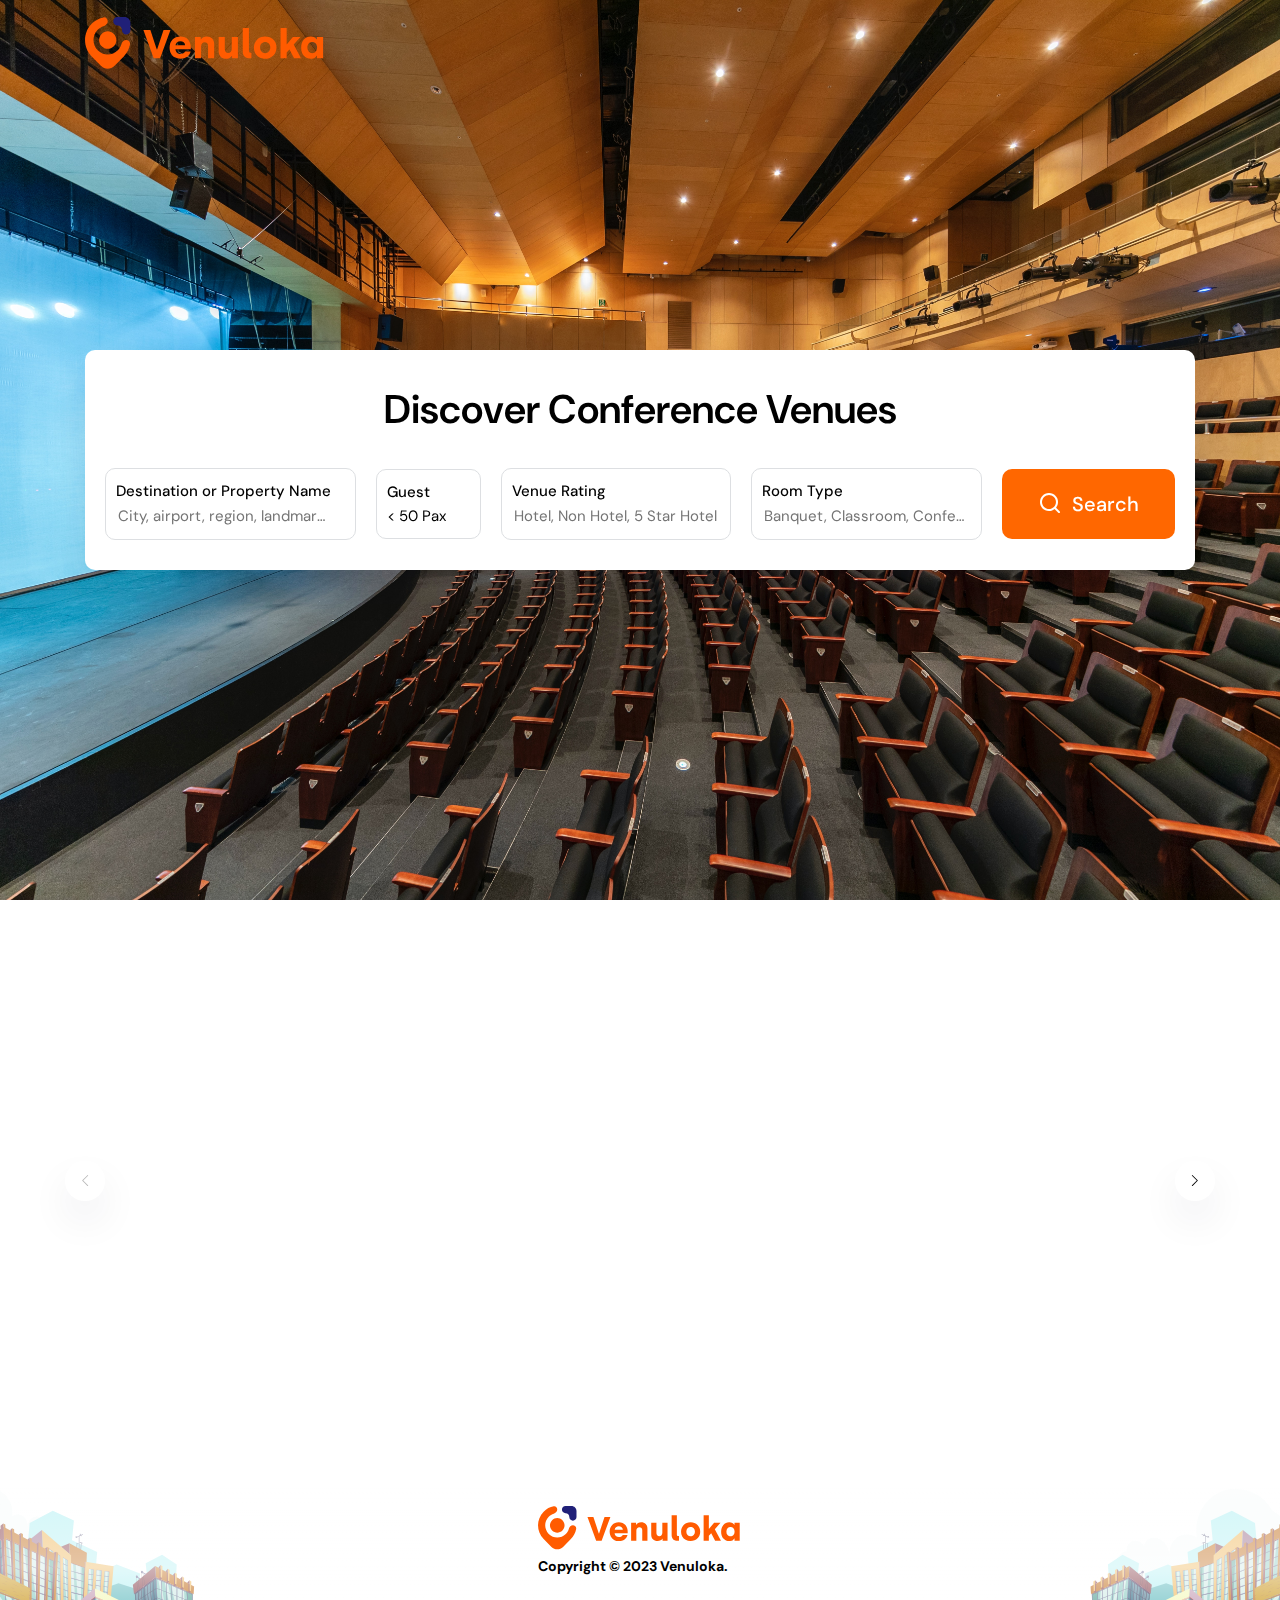
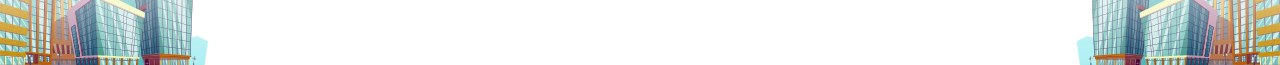
<file: index.html>
<!DOCTYPE html>
<html lang="en" data-x="html" data-x-toggle="html-overflow-hidden">

<head>
  <!-- Required meta tags -->
  <meta charset="UTF-8">
  <meta name="viewport" content="width=device-width, initial-scale=1">

  <!-- Google fonts -->
  
  <link rel="preconnect" href="https://fonts.googleapis.com">
  <link rel="preconnect" href="https://fonts.gstatic.com" crossorigin>
  <link href="https://fonts.googleapis.com/css2?family=DM+Sans:ital,wght@0,400;0,500;0,700;1,400;1,500;1,700&display=swap" rel="stylesheet">

  <!-- Stylesheets -->
  <link rel="stylesheet" href="css/vendors.css">
  <link rel="stylesheet" href="css/main.css">

  <title>Venuloka</title>
  <link rel="icon" type="image/x-icon" href="img/general/favicon.svg">
</head>

<body>
  <div class="preloader js-preloader">
    <div class="preloader__wrap">
      <div class="preloader__icon">
        <svg width="38" height="46" viewBox="0 0 38 46" fill="none" xmlns="http://www.w3.org/2000/svg">
          <path d="M23.5481 3.53814C23.5481 1.58405 25.1322 -6.10352e-05 27.0863 -6.10352e-05H32.9695C35.7043 -6.10352e-05 37.9214 2.21698 37.9214 4.95184V10.835C37.9214 12.7891 36.3373 14.3732 34.3832 14.3732C32.4291 14.3732 30.845 12.7891 30.845 10.835V10.7248C30.845 8.70981 29.2115 7.07634 27.1965 7.07634H27.0863C25.1322 7.07634 23.5481 5.49223 23.5481 3.53814Z" fill="#202078"/>
          <path d="M24.0437 24.0409C21.2393 26.8522 16.6848 26.8522 13.8804 24.0409C11.076 21.2365 11.076 16.6889 13.8804 13.8776C16.6848 11.0733 21.2393 11.0733 24.0437 13.8776C26.848 16.6889 26.848 21.2365 24.0437 24.0409Z" fill="#FF5B00"/>
          <path d="M27.3651 27.3685C22.721 32.0057 15.2036 32.0057 10.5595 27.3685C5.91537 22.7244 5.91537 15.2001 10.5595 10.556C11.9523 9.16323 13.6356 8.15692 15.4719 7.59512C17.3405 7.02343 18.9588 5.4923 18.9588 3.5382C18.9588 1.58411 17.3613 -0.0334073 15.4409 0.327882C11.8193 1.00923 8.35689 2.75214 5.55019 5.55363C-1.85006 12.9608 -1.85006 24.9638 5.55019 32.3709L13.2458 40.0666C16.401 43.2218 21.5166 43.2218 24.6718 40.0666L32.3675 32.3709C35.1744 29.5692 36.9147 26.1038 37.5943 22.4803C37.9545 20.5597 36.337 18.9623 34.3829 18.9623C32.4288 18.9623 30.8975 20.5806 30.3261 22.4492C29.7643 24.2863 28.758 25.9713 27.3651 27.3685Z" fill="#FF5B00"/>
        </svg>                  
      </div>
    </div>

    <div class="preloader__title md:text-26">Venuloka</div>
  </div>

  <main>

    <header data-add-bg="-header-5-sticky" class="header -type-5 js-header" data-x="header" data-x-toggle="is-menu-opened">
      <div data-anim="fade" class="header__container container">
        <div class="row justify-between items-center">

          <div class="col-auto">
            <div class="d-flex items-center">

              <a href="index.html" class="header-logo mr-20" data-x="header-logo" data-x-toggle="is-logo-dark">
                <img src="img/general/logo-depanmata.svg" alt="logo icon">
                <img src="img/general/logo-depanmata.svg" alt="logo icon">
              </a>


              <div class="header-menu " data-x="mobile-menu" data-x-toggle="is-menu-active">
                <div class="mobile-overlay"></div>

                <div class="header-menu__content">
                  <div class="mobile-bg js-mobile-bg"></div>

                  <div class="mobile-footer px-20 py-20 border-top-light js-mobile-footer">
                  </div>
                </div>
              </div>

            </div>
          </div>

        </div>
      </div>
    </header>

    <section data-anim-wrap class="masthead -type-5">
      <div data-anim-child="fade" class="masthead__bg">
        <img src="img/gallery/1/header.jpg" alt="image">
      </div>

      <div class="container">
        <div class="row">
          <div class="col-xl-12">
            <div data-anim-child="slide-up delay-6" class="mainSearch bg-white py-30 px-20 rounded-10 shadow-1">
              <h3 data-anim-child="slide-up delay-4" class="text-40 lg:text-40 md:text-20 text-center mb-30">Discover Conference Venues</h3>
              <div class="button-grid items-center">
                
                <!-- Live Search -->
                <div class="searchMenu-loc border-white-15 js-form-dd js-liverSearch">

                  <div data-x-dd-click="searchMenu-loc" data-modal-target=".liverSearch__mobile" class="js-modal-popup">
                    <h4 class="text-15 fw-500 ls-2 lh-16">Destination or Property Name</h4>

                    <div class="text-15 text-light-1 ls-2 lh-16">
                      <input autocomplete="off" type="search" placeholder="City, airport, region, landmark, atau property name" class="js-search js-dd-focus" />
                    </div>
                  </div>


                  <div class="searchMenu-loc__field screen shadow-2 js-popup-window" data-x-dd="searchMenu-loc" data-x-dd-toggle="-is-active">
                    <div class="bg-white px-30 py-30 sm:px-0 sm:py-15 rounded-4">
                      <div class="y-gap-5 js-results">

                        <div>
                          <button class="-link d-block col-12 text-left rounded-4 px-20 py-15 js-search-option">
                            <div class="d-grid grid-1fr-auto">
                              <div class="icon-type">
                                <img src="img/icon/pin-location.svg" alt="icon-location">
                              </div>
                              <div class="ml-10">
                                <div class="text-15 lh-12 fw-500 js-search-option-target">Solo</div>
                                <div class="text-14 lh-12 text-light-1 mt-5 text-overflow-search">Central Java, Indonesia</div>
                              </div>
                            </div>
                          </button>
                        </div>

                        <div>
                          <button class="-link d-block col-12 text-left rounded-4 px-20 py-15 js-search-option">
                            <div class="d-grid grid-1fr-auto">
                              <div class="icon-type">
                                <img src="img/icon/pin-location.svg" alt="icon-location">
                              </div>
                              <div class="ml-10">
                                <div class="text-15 lh-12 fw-500 js-search-option-target">Manahan</div>
                                <div class="text-14 lh-12 text-light-1 mt-5 text-overflow-search">Solo, Central Java, Indonesia</div>
                              </div>
                            </div>
                          </button>
                        </div>

                        <div>
                          <button class="-link d-block col-12 text-left rounded-4 px-20 py-15 js-search-option">
                            <div class="d-grid grid-1fr-auto">
                              <div class="icon-type">
                                <img src="img/icon/pin-location.svg" alt="icon-location">
                              </div>
                              <div class="ml-10">
                                <div class="text-15 lh-12 fw-500 js-search-option-target">Jebres</div>
                                <div class="text-14 lh-12 text-light-1 mt-5 text-overflow-search">Solo, Central Java, Indonesia</div>
                              </div>
                            </div>
                          </button>
                        </div>

                        <div>
                          <button class="-link d-block col-12 text-left rounded-4 px-20 py-15 js-search-option">
                            <div class="d-grid grid-1fr-auto">
                              <div class="icon-type pt-4">
                                <img src="img/icon/pin-location.svg" alt="icon-location">
                              </div>
                              <div class="ml-10">
                                <div class="text-15 lh-12 fw-500 js-search-option-target">Banjarsari</div>
                                <div class="text-14 lh-12 text-light-1 mt-5">Solo, Central Java, Indonesia</div>
                              </div>
                            </div>
                          </button>
                        </div>

                        <div>
                          <button class="-link d-block col-12 text-left rounded-4 px-20 py-15 js-search-option">
                            <div class="d-grid grid-1fr-auto">
                              <div class="icon-type">
                                <img src="img/icon/pin-location.svg" alt="icon-location">
                              </div>
                              <div class="ml-10">
                                <div class="text-15 lh-12 fw-500 js-search-option-target">Laweyan</div>
                                <div class="text-14 lh-12 text-light-1 mt-5 text-overflow-search">Solo, Central Java, Indonesia</div>
                              </div>
                            </div>
                          </button>
                        </div>

                        <div>
                          <button class="-link d-block col-12 text-left rounded-4 px-20 py-15 js-search-option">
                            <div class="d-grid grid-1fr-auto">
                              <div class="icon-type">
                                <img src="img/icon/pin-poi.svg" alt="icon-location">
                              </div>
                              <div class="ml-10">
                                <div class="text-15 lh-12 fw-500 js-search-option-target">Manahan Stadium</div>
                                <div class="text-14 lh-12 text-light-1 mt-5 text-overflow-search">Manahan, Central Java, Indonesia</div>
                              </div>
                            </div>
                          </button>
                        </div>

                        <div>
                          <button class="-link d-block col-12 text-left rounded-4 px-20 py-15 js-search-option">
                            <div class="d-grid grid-1fr-auto">
                              <div class="icon-type">
                                <img src="img/icon/pin-poi.svg" alt="icon-location">
                              </div>
                              <div class="ml-10">
                                <div class="text-15 lh-12 fw-500 js-search-option-target">Taman Balekambang</div>
                                <div class="text-14 lh-12 text-light-1 mt-5 text-overflow-search">CRX4+2X2 Balekambang Park, Jl. Balekambang, Manahan, Kec. Banjarsari, Kota Surakarta, Jawa Tengah 57139, Indonesia</div>
                              </div>
                            </div>
                          </button>
                        </div>

                        <div>
                          <button class="-link d-block col-12 text-left rounded-4 px-20 py-15 js-search-option">
                            <div class="d-grid grid-1fr-auto">
                              <div class="icon-type">
                                <img src="img/icon/pin-poi.svg" alt="icon-location">
                              </div>
                              <div class="ml-10">
                                <div class="text-15 lh-12 fw-500 js-search-option-target">Solo Paragon Mall</div>
                                <div class="text-14 lh-12 text-light-1 mt-5 text-overflow-search">Jl. Yosodipuro No.133, Mangkubumen, Kec. Banjarsari, Kota Surakarta, Jawa Tengah 57139</div>
                              </div>
                            </div>
                          </button>
                        </div>

                        <div>
                          <button class="-link d-block col-12 text-left rounded-4 px-20 py-15 js-search-option">
                            <div class="d-grid grid-1fr-auto">
                              <div class="icon-type">
                                <img src="img/icon/pin-poi.svg" alt="icon-location">
                              </div>
                              <div class="ml-10">
                                <div class="text-15 lh-12 fw-500 js-search-option-target">Pura Mangkunegaran</div>
                                <div class="text-14 lh-12 text-light-1 mt-5 text-overflow-search">Jl. Ronggowarsito No.83, Keprabon, Kec. Banjarsari, Kota Surakarta, Jawa Tengah 57131</div>
                              </div>
                            </div>
                          </button>
                        </div>

                        <div>
                          <button class="-link d-block col-12 text-left rounded-4 px-20 py-15 js-search-option">
                            <div class="d-grid grid-1fr-auto">
                              <div class="icon-type">
                                <img src="img/icon/pin-poi.svg" alt="icon-location">
                              </div>
                              <div class="ml-10">
                                <div class="text-15 lh-12 fw-500 js-search-option-target">Stasiun Balapan</div>
                                <div class="text-14 lh-12 text-light-1 mt-5 text-overflow-search">Jalan Wolter Monginsidi No.112, Kestalan, Kec. Banjarsari, Kota Surakarta, Jawa Tengah 57133</div>
                              </div>
                            </div>
                          </button>
                        </div>

                        <div>
                          <button class="-link d-block col-12 text-left rounded-4 px-20 py-15 js-search-option">
                            <div class="d-grid grid-1fr-auto">
                              <div class="icon-type">
                                <img src="img/icon/pin-property.svg" alt="icon-location">
                              </div>
                              <div class="ml-10">
                                <div class="text-15 lh-12 fw-500 js-search-option-target">Red Chilies Hotel</div>
                                <div class="text-14 lh-12 text-light-1 mt-5 text-overflow-search">Jl. A. Yani No 286, Gondang, Manahan, Banjarsari, Surakarta</div>
                              </div>
                            </div>
                          </button>
                        </div>

                        <div>
                          <button class="-link d-block col-12 text-left rounded-4 px-20 py-15 js-search-option">
                            <div class="d-grid grid-1fr-auto">
                              <div class="icon-type">
                                <img src="img/icon/pin-property.svg" alt="icon-location">
                              </div>
                              <div class="ml-10">
                                <div class="text-15 lh-12 fw-500 js-search-option-target">Swiss-Belhotel Solo</div>
                                <div class="text-14 lh-12 text-light-1 mt-5 text-overflow-search">45 Jalan Ahmad Yani, Banjarsari, Surakarta</div>
                              </div>
                            </div>
                          </button>
                        </div>

                        <div>
                          <button class="-link d-block col-12 text-left rounded-4 px-20 py-15 js-search-option">
                            <div class="d-grid grid-1fr-auto">
                              <div class="icon-type">
                                <img src="img/icon/pin-property.svg" alt="icon-location">
                              </div>
                              <div class="ml-10">
                                <div class="text-15 lh-12 fw-500 js-search-option-target">Red Planet Solo</div>
                                <div class="text-14 lh-12 text-light-1 mt-5 text-overflow-search">Mangkubumen, Central Java, Indonesia</div>
                              </div>
                            </div>
                          </button>
                        </div>

                        <div>
                          <button class="-link d-block col-12 text-left rounded-4 px-20 py-15 js-search-option">
                            <div class="d-grid grid-1fr-auto">
                              <div class="icon-type">
                                <img src="img/icon/pin-property.svg" alt="icon-location">
                              </div>
                              <div class="ml-10">
                                <div class="text-15 lh-12 fw-500 js-search-option-target">Sans Hotel Fourth Loft Solo</div>
                                <div class="text-14 lh-12 text-light-1 mt-5 text-overflow-search">Manahan, Central Java, Indonesia</div>
                              </div>
                            </div>
                          </button>
                        </div>

                        <div>
                          <button class="-link d-block col-12 text-left rounded-4 px-20 py-15 js-search-option">
                            <div class="d-grid grid-1fr-auto">
                              <div class="icon-type">
                                <img src="img/icon/pin-property.svg" alt="icon-location">
                              </div>
                              <div class="ml-10">
                                <div class="text-15 lh-12 fw-500 js-search-option-target">Dinasty Smart Hotel</div>
                                <div class="text-14 lh-12 text-light-1 mt-5 text-overflow-search">Manahan, Central Java, Indonesia</div>
                              </div>
                            </div>
                          </button>
                        </div>

                      </div>
                    </div>
                  </div>
                </div>
                <!-- End Live Search -->

                <!-- Guest -->
                <div class="searchMenu-guests border-white-15 js-form-dd js-form-counters">

                  <div data-x-dd-click="searchMenu-guests" data-modal-target=".guests__mobile" class="js-modal-popup">
                    <h4 class="text-15 fw-500 ls-2 lh-16">Guest</h4>

                    <div class="text-15 text-light-1 ls-2 lh-16">
                      <span class="js-count-adult">&lt; 50</span> Pax
                    </div>
                  </div>


                  <div class="searchMenu-guests__field shadow-2" data-x-dd="searchMenu-guests" data-x-dd-toggle="-is-active">
                    <div class="bg-white px-30 py-30 rounded-4">
                      <div class="row y-gap-10 justify-between flex-column">
                        <div class="col-auto px-0 py-10">
                          <div class="text-15 fw-700">Guest Capacity</div>
                        </div>

                        <div class="col-auto guest-capacity px-0">
                          <input class="checkbox-tools" type="radio" name="tools" id="tool-1" checked />
                          <label class="for-checkbox-tools" for="tool-1">
                            &lt; 50
                          </label>
                          
                          <input class="checkbox-tools" type="radio" name="tools" id="tool-2" />
                          <label class="for-checkbox-tools" for="tool-2">
                            51-100
                          </label>

                          <input class="checkbox-tools" type="radio" name="tools" id="tool-3" />
                          <label class="for-checkbox-tools" for="tool-3">
                            101-200
                          </label>

                          <input class="checkbox-tools" type="radio" name="tools" id="tool-4" />
                          <label class="for-checkbox-tools" for="tool-4">
                            201-300
                          </label>

                          <input class="checkbox-tools" type="radio" name="tools" id="tool-5" />
                          <label class="for-checkbox-tools" for="tool-5">
                            301-400
                          </label>

                          <input class="checkbox-tools" type="radio" name="tools" id="tool-6" />
                          <label class="for-checkbox-tools" for="tool-6">
                            401-500
                          </label>

                          <input class="checkbox-tools" type="radio" name="tools" id="tool-7" />
                          <label class="for-checkbox-tools" for="tool-7">
                            501-600
                          </label>

                          <input class="checkbox-tools" type="radio" name="tools" id="tool-8" />
                          <label class="for-checkbox-tools" for="tool-8">
                            601-700
                          </label>

                          <input class="checkbox-tools" type="radio" name="tools" id="tool-9" />
                          <label class="for-checkbox-tools" for="tool-9">
                            701-1000
                          </label>

                          <input class="checkbox-tools" type="radio" name="tools" id="tool-10" />
                          <label class="for-checkbox-tools" for="tool-10">
                            &gt; 1000
                          </label>
                        </div>
                      </div>

                    </div>
                  </div>
                </div> 
                <!-- End guest -->

                <!-- Venue Rating -->
                <div class="searchMenu-guests border-white-15 js-form-dd js-form-counters">

                  <div data-x-dd-click="searchMenu-venue" data-modal-target=".venueRating__mobile" class="js-modal-popup">
                    <h4 class="text-15 fw-500 ls-2 lh-16">Venue Rating</h4>

                    <!-- <div class="text-15 text-light-1 ls-2 lh-16">
                      <span class="js-count-adult">Hotel, Non Hotel, 5 Star Hotel
                    </div> -->

                    <div class="text-15 text-light-1 ls-2 lh-16">
                      <input autocomplete="off" type="text" placeholder="Hotel, Non Hotel, 5 Star Hotel" class="js-search js-dd-focus" />
                    </div>
                  </div>


                  <div class="searchMenu-guests__field shadow-2" data-x-dd="searchMenu-venue" data-x-dd-toggle="-is-active">
                    <div class="bg-white px-30 py-30 rounded-10">
                      <div class="row y-gap-10 justify-between flex-column">
                        <div class="col-auto border-bottom d-flex justify-end px-0">
                          <button class="clear-selection">Clear Selection</button>
                        </div>

                        <div class="col-auto py-10 px-0 border-bottom">
                          <input class="checkbox-booking" type="checkbox" name="booking" id="allVenues">
                          <label class="for-checkbox-booking" for="allVenues">
                            <span class="text">All Venues</span>
                          </label>
                          
                          <input class="checkbox-booking" type="checkbox" name="booking" id="nonHotel">
                          <label class="for-checkbox-booking" for="nonHotel">							
                            <span class="text">Non Hotel</span>
                          </label>

                          <input class="checkbox-booking" type="checkbox" name="booking" id="star5">
                          <label class="for-checkbox-booking" for="star5">
                            <span class="text">
                              <svg class="icon-facilities" width="18" height="18">
                                <use xlink:href="img/icon/star.svg" width="18" height="18" />
                              </svg>
                              5 Star
                            </span>
                          </label>

                          <input class="checkbox-booking" type="checkbox" name="booking" id="star4">
                          <label class="for-checkbox-booking" for="star4">
                            <span class="text">4 Star</span>
                          </label>

                          <input class="checkbox-booking" type="checkbox" name="booking" id="star3">
                          <label class="for-checkbox-booking" for="star3">
                            <span class="text">3 Star</span>
                          </label>

                          <input class="checkbox-booking" type="checkbox" name="booking" id="star2">
                          <label class="for-checkbox-booking" for="star2">
                            <span class="text">2 Star</span>
                          </label>

                          <input class="checkbox-booking" type="checkbox" name="booking" id="star1">
                          <label class="for-checkbox-booking" for="star1">
                            <span class="text">1 Star</span>
                          </label>
                        </div>

                        <div class="py-10 "><label>Selected:&nbsp;</label><span>Non Hotel, 5 Star, 4 Star, 3 Star</span></div>
                      </div>
                      
                      <button class="filterSubmit button -dark py-15 px-0 xol12 rounded-10 text-white">Apply</button>

                    </div>
                  </div>
                </div> 
                <!-- End Room Type -->

                <!-- Room Type -->
                <div class="searchMenu-guests border-white-15 js-form-dd js-form-counters">

                  <div data-x-dd-click="searchMenu-type" data-modal-target=".roomType__mobile" class="js-modal-popup">
                    <h4 class="text-15 fw-500 ls-2 lh-16">Room Type</h4>

                    <!-- <div class="text-15 text-light-1 ls-2 lh-16 text-overflow-type-toolbar">
                      <span class="js-count-adult">Banquet, Classroom, Conference, Hollow Square Theatre</span>
                    </div> -->
                    
                    <div class="text-15 text-light-1 ls-2 lh-16">
                      <input autocomplete="off" type="text" placeholder="Banquet, Classroom, Conference, Hollow Square Theatre" class="js-search js-dd-focus" />
                    </div>
                  </div>


                  <div class="searchMenu-guests__field shadow-2" data-x-dd="searchMenu-type" data-x-dd-toggle="-is-active">
                    <div class="bg-white px-30 py-30 rounded-10">
                      <div class="row y-gap-10 justify-between flex-column">
                        <div class="col-auto border-bottom d-flex justify-end px-0">
                          <button class="clear-selection">Clear Selection</button>
                        </div>

                        <div class="col-auto py-10 px-0 border-bottom">
                          <input class="checkbox-booking" type="checkbox" name="booking" id="banquet">
                          <label class="for-checkbox-booking py-10 height-60" for="banquet">
                            <img src="img/type/banquet.png" width="44" alt="">
                            <span class="text">Banquet</span>
                          </label>
                          
                          <input class="checkbox-booking" type="checkbox" name="booking" id="classroom">
                          <label class="for-checkbox-booking py-10 height-60" for="classroom">
                            <img src="img/type/classroom.png" width="40" alt="">						
                            <span class="text">Classroom</span>
                          </label>

                          <input class="checkbox-booking" type="checkbox" name="booking" id="conference">
                          <label class="for-checkbox-booking py-10 height-60" for="conference">
                            <img src="img/type/conference.png" width="80" alt="">
                            <span class="text">Conference</span>
                          </label>

                          <input class="checkbox-booking" type="checkbox" name="booking" id="theater">
                          <label class="for-checkbox-booking py-10 height-60" for="theater">
                            <img src="img/type/theater.png" width="70" alt="">
                            <span class="text">Theater</span>
                          </label>

                          <input class="checkbox-booking" type="checkbox" name="booking" id="hollowSquare">
                          <label class="for-checkbox-booking py-10 height-60" for="hollowSquare">
                            <img src="img/type/hollow.png" width="44" alt="">
                            <span class="text">Hollow Square</span>
                          </label>

                          <input class="checkbox-booking" type="checkbox" name="booking" id="uShape">
                          <label class="for-checkbox-booking py-10 height-60" for="uShape">
                            <img src="img/type/u-shape.png" width="47" alt="">
                            <span class="text">U-Shape</span>
                          </label>
                        </div>
                        <div class="py-10 "><label>Selected:&nbsp;</label><span> Banquet, Theater, U-Shape</span></div>
                      </div>
                      <button class="filterSubmit button -dark py-15 px-0 xol12 rounded-10 text-white">Apply</button>
                    </div>
                  </div>
                </div> 
                <!-- End Room Type -->


                <div class="button-item">
                  <a href="list-hotel.html">
                    <button class="mainSearch__submit button -dark-1 py-15 px-35 text-20 col-12 rounded-10 text-white">
                      <i class="icon-search text-24 mr-10"></i>
                      Search
                    </button>
                  </a>
                </div>
              </div>
            </div>
          </div>
        </div>
      </div>
    </section>
    <form action="">
      <!-- Live Search Popup -->
      <div class="sheet-wrapper liverSearch__mobile">
        <div class="backdrop"></div>
        <div class="content-sheet border-radius-0 bottom">
          <div class="container">
            <div class="fw-500 text-16 d-flex justify-content-between align-items-center">
              <div class="d-flex align-items-center">
                <i class="icon-close text-14 mr-10 close__mobilePopup"></i>
                Destination ot Property Name
              </div>
            </div>

            <hr class="border-bottom" />

            <div class="d-flex align-items-center liverSearch-mobile rounded-10">
              <i class="icon-search text-24 mr-10"></i>
              <div class="text-15 text-light-1 ls-2 lh-16 w-100">
                <input autocomplete="off" type="search" placeholder="City, airport, region, landmark, atau property name" class="js-search js-dd-focus" />
              </div>
            </div>
            <div class="js-results list-result-mobile">

              <div>
                <button class="-link d-block col-12 text-left rounded-4 px-20 py-15 js-search-option">
                  <div class="d-grid grid-1fr-auto">
                    <div class="icon-type">
                      <img src="img/icon/pin-location.svg" alt="icon-location">
                    </div>
                    <div class="ml-10">
                      <div class="text-15 lh-12 fw-500 js-search-option-target">Solo</div>
                      <div class="text-14 lh-12 text-light-1 mt-5 text-overflow-search">Central Java, Indonesia</div>
                    </div>
                  </div>
                </button>
              </div>

              <div>
                <button class="-link d-block col-12 text-left rounded-4 px-20 py-15 js-search-option">
                  <div class="d-grid grid-1fr-auto">
                    <div class="icon-type">
                      <img src="img/icon/pin-location.svg" alt="icon-location">
                    </div>
                    <div class="ml-10">
                      <div class="text-15 lh-12 fw-500 js-search-option-target">Manahan</div>
                      <div class="text-14 lh-12 text-light-1 mt-5 text-overflow-search">Solo, Central Java, Indonesia</div>
                    </div>
                  </div>
                </button>
              </div>

              <div>
                <button class="-link d-block col-12 text-left rounded-4 px-20 py-15 js-search-option">
                  <div class="d-grid grid-1fr-auto">
                    <div class="icon-type">
                      <img src="img/icon/pin-location.svg" alt="icon-location">
                    </div>
                    <div class="ml-10">
                      <div class="text-15 lh-12 fw-500 js-search-option-target">Jebres</div>
                      <div class="text-14 lh-12 text-light-1 mt-5 text-overflow-search">Solo, Central Java, Indonesia</div>
                    </div>
                  </div>
                </button>
              </div>

              <div>
                <button class="-link d-block col-12 text-left rounded-4 px-20 py-15 js-search-option">
                  <div class="d-grid grid-1fr-auto">
                    <div class="icon-type pt-4">
                      <img src="img/icon/pin-location.svg" alt="icon-location">
                    </div>
                    <div class="ml-10">
                      <div class="text-15 lh-12 fw-500 js-search-option-target">Banjarsari</div>
                      <div class="text-14 lh-12 text-light-1 mt-5">Solo, Central Java, Indonesia</div>
                    </div>
                  </div>
                </button>
              </div>

              <div>
                <button class="-link d-block col-12 text-left rounded-4 px-20 py-15 js-search-option">
                  <div class="d-grid grid-1fr-auto">
                    <div class="icon-type">
                      <img src="img/icon/pin-location.svg" alt="icon-location">
                    </div>
                    <div class="ml-10">
                      <div class="text-15 lh-12 fw-500 js-search-option-target">Laweyan</div>
                      <div class="text-14 lh-12 text-light-1 mt-5 text-overflow-search">Solo, Central Java, Indonesia</div>
                    </div>
                  </div>
                </button>
              </div>

              <div>
                <button class="-link d-block col-12 text-left rounded-4 px-20 py-15 js-search-option">
                  <div class="d-grid grid-1fr-auto">
                    <div class="icon-type">
                      <img src="img/icon/pin-poi.svg" alt="icon-location">
                    </div>
                    <div class="ml-10">
                      <div class="text-15 lh-12 fw-500 js-search-option-target">Manahan Stadium</div>
                      <div class="text-14 lh-12 text-light-1 mt-5 text-overflow-search">Manahan, Central Java, Indonesia</div>
                    </div>
                  </div>
                </button>
              </div>

              <div>
                <button class="-link d-block col-12 text-left rounded-4 px-20 py-15 js-search-option">
                  <div class="d-grid grid-1fr-auto">
                    <div class="icon-type">
                      <img src="img/icon/pin-poi.svg" alt="icon-location">
                    </div>
                    <div class="ml-10">
                      <div class="text-15 lh-12 fw-500 js-search-option-target">Taman Balekambang</div>
                      <div class="text-14 lh-12 text-light-1 mt-5 text-overflow-search">CRX4+2X2 Balekambang Park, Jl. Balekambang, Manahan, Kec. Banjarsari, Kota Surakarta, Jawa Tengah 57139, Indonesia</div>
                    </div>
                  </div>
                </button>
              </div>

              <div>
                <button class="-link d-block col-12 text-left rounded-4 px-20 py-15 js-search-option">
                  <div class="d-grid grid-1fr-auto">
                    <div class="icon-type">
                      <img src="img/icon/pin-poi.svg" alt="icon-location">
                    </div>
                    <div class="ml-10">
                      <div class="text-15 lh-12 fw-500 js-search-option-target">Solo Paragon Mall</div>
                      <div class="text-14 lh-12 text-light-1 mt-5 text-overflow-search">Jl. Yosodipuro No.133, Mangkubumen, Kec. Banjarsari, Kota Surakarta, Jawa Tengah 57139</div>
                    </div>
                  </div>
                </button>
              </div>

              <div>
                <button class="-link d-block col-12 text-left rounded-4 px-20 py-15 js-search-option">
                  <div class="d-grid grid-1fr-auto">
                    <div class="icon-type">
                      <img src="img/icon/pin-poi.svg" alt="icon-location">
                    </div>
                    <div class="ml-10">
                      <div class="text-15 lh-12 fw-500 js-search-option-target">Pura Mangkunegaran</div>
                      <div class="text-14 lh-12 text-light-1 mt-5 text-overflow-search">Jl. Ronggowarsito No.83, Keprabon, Kec. Banjarsari, Kota Surakarta, Jawa Tengah 57131</div>
                    </div>
                  </div>
                </button>
              </div>

              <div>
                <button class="-link d-block col-12 text-left rounded-4 px-20 py-15 js-search-option">
                  <div class="d-grid grid-1fr-auto">
                    <div class="icon-type">
                      <img src="img/icon/pin-poi.svg" alt="icon-location">
                    </div>
                    <div class="ml-10">
                      <div class="text-15 lh-12 fw-500 js-search-option-target">Stasiun Balapan</div>
                      <div class="text-14 lh-12 text-light-1 mt-5 text-overflow-search">Jalan Wolter Monginsidi No.112, Kestalan, Kec. Banjarsari, Kota Surakarta, Jawa Tengah 57133</div>
                    </div>
                  </div>
                </button>
              </div>

              <div>
                <button class="-link d-block col-12 text-left rounded-4 px-20 py-15 js-search-option">
                  <div class="d-grid grid-1fr-auto">
                    <div class="icon-type">
                      <img src="img/icon/pin-property.svg" alt="icon-location">
                    </div>
                    <div class="ml-10">
                      <div class="text-15 lh-12 fw-500 js-search-option-target">Red Chilies Hotel</div>
                      <div class="text-14 lh-12 text-light-1 mt-5 text-overflow-search">Jl. A. Yani No 286, Gondang, Manahan, Banjarsari, Surakarta</div>
                    </div>
                  </div>
                </button>
              </div>

              <div>
                <button class="-link d-block col-12 text-left rounded-4 px-20 py-15 js-search-option">
                  <div class="d-grid grid-1fr-auto">
                    <div class="icon-type">
                      <img src="img/icon/pin-property.svg" alt="icon-location">
                    </div>
                    <div class="ml-10">
                      <div class="text-15 lh-12 fw-500 js-search-option-target">Swiss-Belhotel Solo</div>
                      <div class="text-14 lh-12 text-light-1 mt-5 text-overflow-search">45 Jalan Ahmad Yani, Banjarsari, Surakarta</div>
                    </div>
                  </div>
                </button>
              </div>

              <div>
                <button class="-link d-block col-12 text-left rounded-4 px-20 py-15 js-search-option">
                  <div class="d-grid grid-1fr-auto">
                    <div class="icon-type">
                      <img src="img/icon/pin-property.svg" alt="icon-location">
                    </div>
                    <div class="ml-10">
                      <div class="text-15 lh-12 fw-500 js-search-option-target">Red Planet Solo</div>
                      <div class="text-14 lh-12 text-light-1 mt-5 text-overflow-search">Mangkubumen, Central Java, Indonesia</div>
                    </div>
                  </div>
                </button>
              </div>

              <div>
                <button class="-link d-block col-12 text-left rounded-4 px-20 py-15 js-search-option">
                  <div class="d-grid grid-1fr-auto">
                    <div class="icon-type">
                      <img src="img/icon/pin-property.svg" alt="icon-location">
                    </div>
                    <div class="ml-10">
                      <div class="text-15 lh-12 fw-500 js-search-option-target">Sans Hotel Fourth Loft Solo</div>
                      <div class="text-14 lh-12 text-light-1 mt-5 text-overflow-search">Manahan, Central Java, Indonesia</div>
                    </div>
                  </div>
                </button>
              </div>

              <div>
                <button class="-link d-block col-12 text-left rounded-4 px-20 py-15 js-search-option">
                  <div class="d-grid grid-1fr-auto">
                    <div class="icon-type">
                      <img src="img/icon/pin-property.svg" alt="icon-location">
                    </div>
                    <div class="ml-10">
                      <div class="text-15 lh-12 fw-500 js-search-option-target">Dinasty Smart Hotel</div>
                      <div class="text-14 lh-12 text-light-1 mt-5 text-overflow-search">Manahan, Central Java, Indonesia</div>
                    </div>
                  </div>
                </button>
              </div>

            </div>
            
          </div>
        </div>
      </div>
      <!-- End Live Search Popup -->


      <!-- Guests Popup -->    
      <div class="sheet-wrapper guests__mobile">
        <div class="backdrop"></div>
        <div class="content-sheet bottom">
          <div class="container">
            <div class="fw-500 text-16 d-flex align-items-center">
              <i class="icon-close text-14 mr-10 close__mobilePopup"></i>
              Guests
            </div>
            <hr class="border-bottom" />
            <div class="col-auto px-0 py-10">
              <div class="text-15 fw-700">Guest Capacity</div>
            </div>

            <div class="col-auto guest-capacity px-0">
              <input class="checkbox-tools" type="radio" name="tools" id="toolm-1" checked />
              <label class="for-checkbox-tools" for="toolm-1">
                &lt; 50
              </label>
              
              <input class="checkbox-tools" type="radio" name="tools" id="toolm-2" />
              <label class="for-checkbox-tools" for="toolm-2">
                51-100
              </label>

              <input class="checkbox-tools" type="radio" name="tools" id="toolm-3" />
              <label class="for-checkbox-tools" for="toolm-3">
                101-200
              </label>

              <input class="checkbox-tools" type="radio" name="tools" id="toolm-4" />
              <label class="for-checkbox-tools" for="tool-4">
                201-300
              </label>

              <input class="checkbox-tools" type="radio" name="tools" id="toolm-5" />
              <label class="for-checkbox-tools" for="toolm-5">
                301-400
              </label>

              <input class="checkbox-tools" type="radio" name="tools" id="toolm-6" />
              <label class="for-checkbox-tools" for="toolm-6">
                401-500
              </label>

              <input class="checkbox-tools" type="radio" name="tools" id="toolm-7" />
              <label class="for-checkbox-tools" for="toolm-7">
                501-600
              </label>

              <input class="checkbox-tools" type="radio" name="tools" id="toolm-8" />
              <label class="for-checkbox-tools" for="toolm-8">
                601-700
              </label>

              <input class="checkbox-tools" type="radio" name="tools" id="toolm-9" />
              <label class="for-checkbox-tools" for="toolm-9">
                701-1000
              </label>

              <input class="checkbox-tools" type="radio" name="tools" id="toolm-10" />
              <label class="for-checkbox-tools" for="toolm-10">
                &gt; 1000
              </label>
            </div>
          </div>
        </div>
      </div>
      <!-- End Guests Popup -->

      <!-- Venue Rating Popup -->    
      <div class="sheet-wrapper venueRating__mobile">
        <div class="backdrop"></div>
        <div class="content-sheet bottom">
          <div class="container">
            <div class="fw-500 text-16 d-flex justify-content-between align-items-center">
              <div class="d-flex align-items-center">
                <i class="icon-close text-14 mr-10 close__mobilePopup"></i>
                Venue Rating
              </div>
              <button class="clear-selection">Clear Selection</button>
            </div>

            <hr class="border-bottom" />

            <div class="row y-gap-10 justify-between flex-column">
              <div class="col-auto">
                <input class="checkbox-booking" type="checkbox" name="booking" id="allVenues-m">
                <label class="for-checkbox-booking" for="allVenues-m">
                  <span class="text-14">All Venues</span>
                </label>
                
                <input class="checkbox-booking" type="checkbox" name="booking" id="nonHotel-m">
                <label class="for-checkbox-booking" for="nonHotel-m">							
                  <span class="text-14">Non Hotel</span>
                </label>

                <input class="checkbox-booking" type="checkbox" name="booking" id="star5-m">
                <label class="for-checkbox-booking" for="star5-m">
                  <span class="text-14">5 Star</span>
                </label>

                <input class="checkbox-booking" type="checkbox" name="booking" id="star4-m">
                <label class="for-checkbox-booking" for="star4-m">
                  <span class="text-14">4 Star</span>
                </label>

                <input class="checkbox-booking" type="checkbox" name="booking" id="star3-m">
                <label class="for-checkbox-booking" for="star3-m">
                  <span class="text-14">3 Star</span>
                </label>

                <input class="checkbox-booking" type="checkbox" name="booking" id="star2-m">
                <label class="for-checkbox-booking" for="star2-m">
                  <span class="text-14">2 Star</span>
                </label>

                <input class="checkbox-booking" type="checkbox" name="booking" id="star1-m">
                <label class="for-checkbox-booking" for="star1-m">
                  <span class="text-14">1 Star</span>
                </label>
              </div>
            </div>
            <hr class="border-bottom" />

            <div class="py-10 px-0"><label>Selected:&nbsp;</label><span class="text-gray">Non Hotel, 5 Star, 4 Star, 3 Star</span></div>
            <a class="filterSubmit button -dark py-15 xol12 rounded-10 text-white close__mobilePopup">Apply</a>
          </div>
        </div>
      </div>
      <!-- End Venue Rating Popup -->

      <!-- Room Type Popup -->    
      <div class="sheet-wrapper roomType__mobile">
        <div class="backdrop"></div>
        <div class="content-sheet bottom">
          <div class="container">
            <div class="fw-500 text-16 d-flex justify-content-between align-items-center">
              <div class="d-flex align-items-center">
                <i class="icon-close text-14 mr-10 close__mobilePopup"></i>
                Room Type
              </div>
              <button class="clear-selection">Clear Selection</button>
            </div>

            <hr class="border-bottom" />
            
            <div class="col-auto py-20">
              <input class="checkbox-booking" type="checkbox" name="booking" id="banquet-m">
              <label class="for-checkbox-booking py-10 height-60" for="banquet-m">
                <img src="img/type/banquet.png" width="44" alt="">
                <span class="text-14">Banquet</span>
              </label>
              
              <input class="checkbox-booking" type="checkbox" name="booking" id="classroom-m">
              <label class="for-checkbox-booking py-10 height-60" for="classroom-m">
                <img src="img/type/classroom.png" width="40" alt="">						
                <span class="text-14">Classroom</span>
              </label>

              <input class="checkbox-booking" type="checkbox" name="booking" id="conference-m">
              <label class="for-checkbox-booking py-10 height-60" for="conference-m">
                <img src="img/type/conference.png" width="80" alt="">
                <span class="text-14">Conference</span>
              </label>

              <input class="checkbox-booking" type="checkbox" name="booking" id="theater-m">
              <label class="for-checkbox-booking py-10 height-60" for="theater-m">
                <img src="img/type/theater.png" width="70" alt="">
                <span class="text-14">Theater</span>
              </label>

              <input class="checkbox-booking" type="checkbox" name="booking" id="hollowSquare-m">
              <label class="for-checkbox-booking py-10 height-60" for="hollowSquare-m">
                <img src="img/type/hollow.png" width="44" alt="">
                <span class="text-14">Hollow Square</span>
              </label>

              <input class="checkbox-booking" type="checkbox" name="booking" id="uShape-m">
              <label class="for-checkbox-booking py-10 height-60" for="uShape-m">
                <img src="img/type/u-shape.png" width="47" alt="">
                <span class="text-14">U-Shape</span>
              </label>
            </div>

            <hr class="border-bottom" />

            <div class="py-10 px-0"><label>Selected:&nbsp;</label><span class="text-gray">Banquet, Theater, U-Shape</span></div>
            <a class="filterSubmit button -dark py-15 xol12 rounded-10 text-white close__mobilePopup">Apply</a>
          </div>
        </div>
      </div>
      <!-- End Venue Rating Popup -->
    </form>

    <section class="layout-pt-md layout-pb-lg">
      <div data-anim-wrap class="container">
        <div data-anim-child="slide-up" class="row justify-between">
          <div class="col-12">
            <div class="sectionTitle -md">
              <h2 class="sectionTitle__title text-center">Explore Destinations</h2>
            </div>
          </div>
        </div>

        <div class="relative mt-40 sm:mt-20 js-section-slider" data-gap="20" data-slider-cols="xl-5 lg-5 md-1 sm-1">
          <div class="swiper-wrapper">

            <div data-anim-child="slide-up delay-1" class="swiper-slide">

              <a href="list-hotel.html" class="citiesCard -type-3 rounded-10">
                <div class="citiesCard__image ratio ratio-3:4">
                  <img src="#" data-src="img/destinations/1/jakarta.jpg" alt="image" class="js-lazy">
                </div>

                <div class="citiesCard__content px-30 py-30 d-flex flex-column text-center justify-content-center">
                  <h4 class="text-26 fw-600 text-white">Jakarta</h4>
                  <div class="text-15 text-white">23 Venues</div>
                </div>
              </a>

            </div>

            <div data-anim-child="slide-up delay-2" class="swiper-slide">

              <a href="list-hotel.html" class="citiesCard -type-3 d-block rounded-10">
                <div class="citiesCard__image ratio ratio-3:4">
                  <img src="#" data-src="img/destinations/1/jogja.jpg" alt="image" class="js-lazy">
                </div>

                <div class="citiesCard__content px-30 py-30 d-flex flex-column text-center justify-content-center">
                  <h4 class="text-26 fw-600 text-white">Yogyakarta</h4>
                  <div class="text-15 text-white">12 Venues</div>
                </div>
              </a>

            </div>

            <div data-anim-child="slide-up delay-3" class="swiper-slide">

              <a href="list-hotel.html" class="citiesCard -type-3 d-block rounded-10 ">
                <div class="citiesCard__image ratio ratio-3:4">
                  <img src="#" data-src="img/destinations/1/bandung.jpg" alt="image" class="js-lazy">
                </div>

                <div class="citiesCard__content px-30 py-30 d-flex flex-column text-center justify-content-center">
                  <h4 class="text-26 fw-600 text-white">Bandung</h4>
                  <div class="text-15 text-white">9 Venues</div>
                </div>
              </a>

            </div>

            <div data-anim-child="slide-up delay-4" class="swiper-slide">

              <a href="list-hotel.html" class="citiesCard -type-3 d-block rounded-10 ">
                <div class="citiesCard__image ratio ratio-3:4">
                  <img src="#" data-src="img/destinations/1/malang.jpg" alt="image" class="js-lazy">
                </div>

                <div class="citiesCard__content px-30 py-30 d-flex flex-column text-center justify-content-center">
                  <h4 class="text-26 fw-600 text-white">Malang</h4>
                  <div class="text-15 text-white">23 Venues</div>
                </div>
              </a>
 
            </div>

            <div data-anim-child="slide-up delay-5" class="swiper-slide">

              <a href="list-hotel.html" class="citiesCard -type-3 d-block rounded-10 ">
                <div class="citiesCard__image ratio ratio-3:4">
                  <img src="#" data-src="img/destinations/1/surabaya.jpg" alt="image" class="js-lazy">
                </div>

                <div class="citiesCard__content px-30 py-30 d-flex flex-column text-center justify-content-center">
                  <h4 class="text-26 fw-600 text-white">Surabaya</h4>
                  <div class="text-15 text-white">6 Venues</div>
                </div>
              </a>

            </div>

            <div data-anim-child="slide-up delay-6" class="swiper-slide">

              <a href="list-hotel.html" class="citiesCard -type-3 d-block rounded-10 ">
                <div class="citiesCard__image ratio ratio-3:4">
                  <img src="#" data-src="img/destinations/1/solo.jpg" alt="image" class="js-lazy">
                </div>

                <div class="citiesCard__content px-30 py-30 d-flex flex-column text-center justify-content-center">
                  <h4 class="text-26 fw-600 text-white">Surakarta</h4>
                  <div class="text-15 text-white">6 Venues</div>
                </div>
              </a>

            </div>

          </div>


          <button class="section-slider-nav -prev flex-center bg-white text-dark-1 size-40 rounded-full shadow-1 sm:d-none  js-prev">
            <i class="icon icon-chevron-left text-12"></i>
          </button>

          <button class="section-slider-nav -next flex-center bg-white text-dark-1 size-40 rounded-full shadow-1 sm:d-none  js-next">
            <i class="icon icon-chevron-right text-12"></i>
          </button>

        </div>
      </div>
    </section>

    <footer class="footer -type-2">
      <div class="container">

        <div class="py-20 border-top-white-15">
          <div class="row justify-center items-center y-gap-10">
            <div class="col-auto">
              <img src="img/general/logo-depanmata.svg" width="205" height="auto" alt="">
              <div class="row x-gap-30 y-gap-10">
                <div class="col-auto">
                  <div class="text-14 fw-700">
                    Copyright © 2023 Venuloka.
                  </div>
                </div>
              </div>
            </div>
          </div>
        </div>
      </div>
    </footer>

  </main>

  <!-- JavaScript -->

  <script src="js/vendors.js"></script>
  <script src="js/main.js"></script>
</body>

</html>
</file>
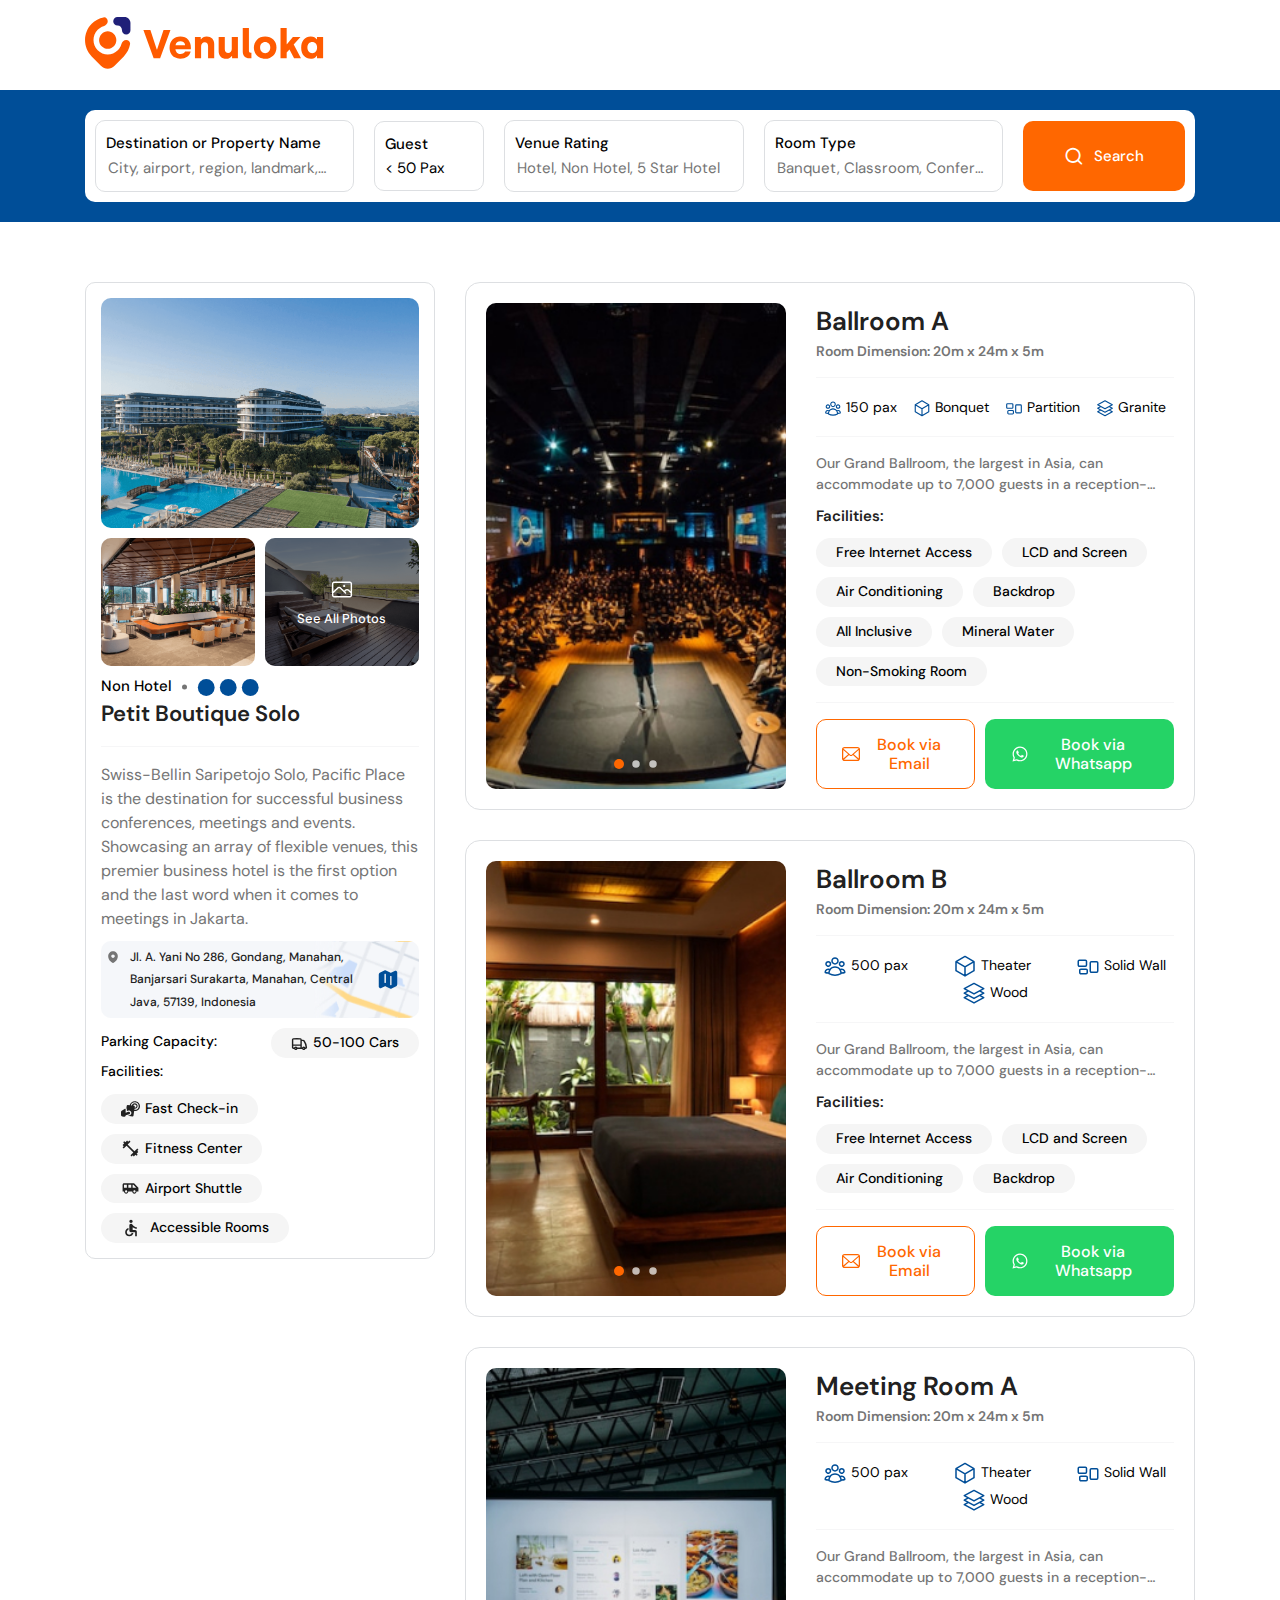
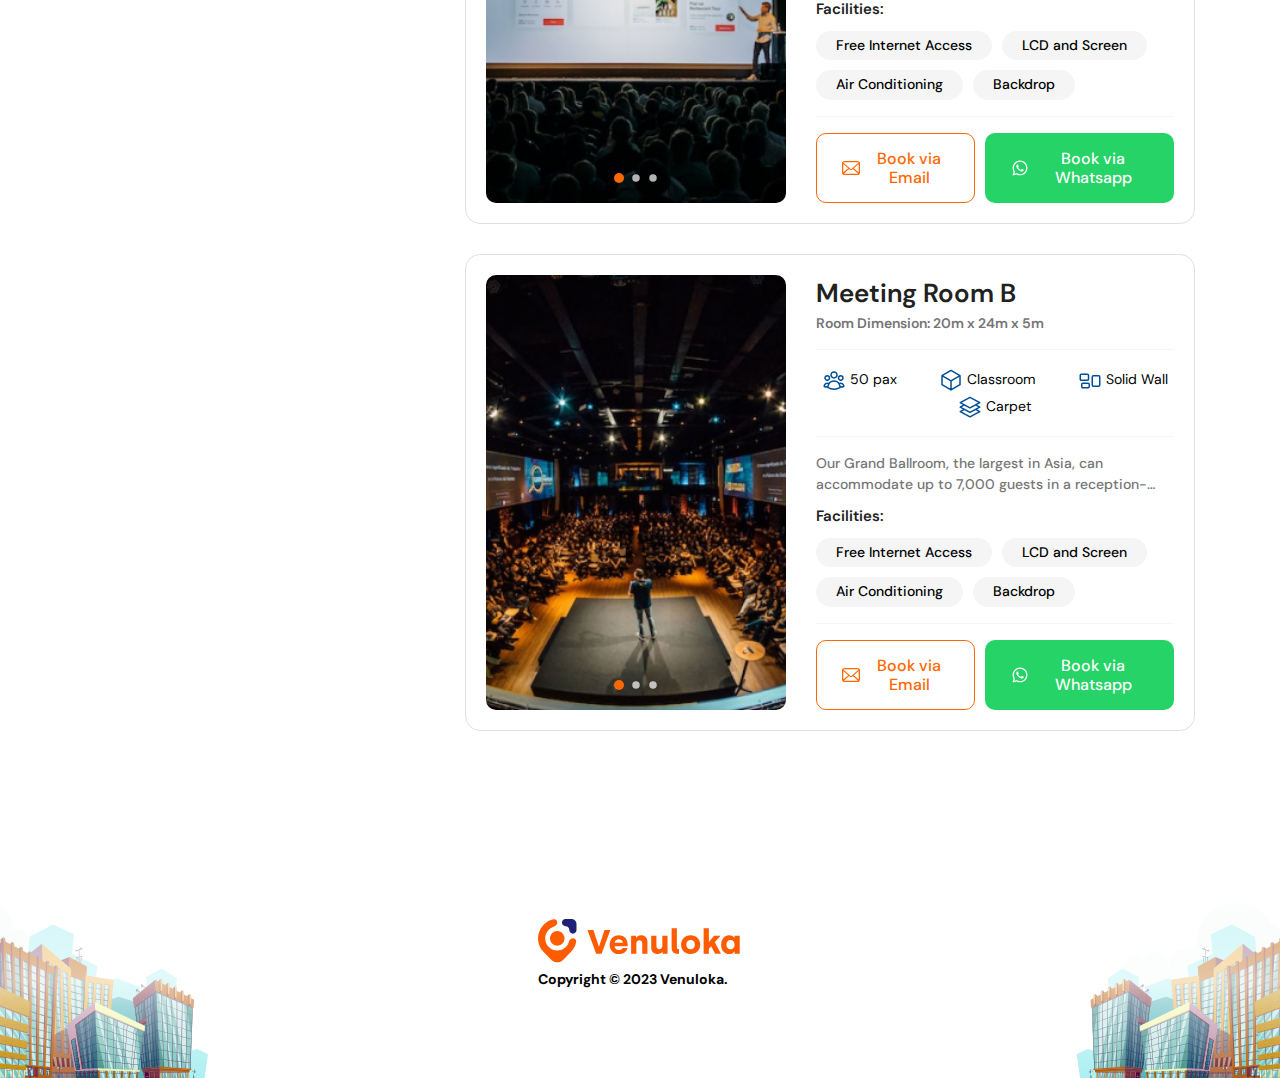
<file: detail-room.html>
<!DOCTYPE html>
<html lang="en" data-x="html" data-x-toggle="html-overflow-hidden">

<head>
  <!-- Required meta tags -->
  <meta charset="UTF-8">
  <meta name="viewport" content="width=device-width, initial-scale=1">

  <!-- Google fonts -->
  <link rel="preconnect" href="https://fonts.googleapis.com">
  <link rel="preconnect" href="https://fonts.gstatic.com" crossorigin>
  <link href="https://fonts.googleapis.com/css2?family=DM+Sans:ital,wght@0,400;0,500;0,700;1,400;1,500;1,700&display=swap" rel="stylesheet">

  <!-- Stylesheets -->
  <link rel="stylesheet" href="css/vendors.css">
  <link rel="stylesheet" href="css/main.css">

  <title>Venuloka</title>
  <link rel="icon" type="image/x-icon" href="img/general/favicon.svg">
</head>

<body>
  <div class="preloader js-preloader">
    <div class="preloader__wrap">
      <div class="preloader__icon">
        <svg width="38" height="46" viewBox="0 0 38 46" fill="none" xmlns="http://www.w3.org/2000/svg">
          <path d="M23.5481 3.53814C23.5481 1.58405 25.1322 -6.10352e-05 27.0863 -6.10352e-05H32.9695C35.7043 -6.10352e-05 37.9214 2.21698 37.9214 4.95184V10.835C37.9214 12.7891 36.3373 14.3732 34.3832 14.3732V14.3732C32.4291 14.3732 30.845 12.7891 30.845 10.835V10.7248C30.845 8.70981 29.2115 7.07634 27.1965 7.07634H27.0863C25.1322 7.07634 23.5481 5.49223 23.5481 3.53814V3.53814Z" fill="#202078"/>
          <path d="M24.0437 24.0409C21.2393 26.8522 16.6848 26.8522 13.8804 24.0409C11.076 21.2365 11.076 16.6889 13.8804 13.8776C16.6848 11.0733 21.2393 11.0733 24.0437 13.8776C26.848 16.6889 26.848 21.2365 24.0437 24.0409Z" fill="#FF5B00"/>
          <path d="M27.3651 27.3685C22.721 32.0057 15.2036 32.0057 10.5595 27.3685C5.91537 22.7244 5.91537 15.2001 10.5595 10.556C11.9523 9.16323 13.6356 8.15692 15.4719 7.59512C17.3405 7.02343 18.9588 5.4923 18.9588 3.5382V3.5382C18.9588 1.58411 17.3613 -0.0334073 15.4409 0.327882C11.8193 1.00923 8.35689 2.75214 5.55019 5.55363C-1.85006 12.9608 -1.85006 24.9638 5.55019 32.3709L13.2458 40.0666C16.401 43.2218 21.5166 43.2218 24.6718 40.0666L32.3675 32.3709C35.1744 29.5692 36.9147 26.1038 37.5943 22.4803C37.9545 20.5597 36.337 18.9623 34.3829 18.9623V18.9623C32.4288 18.9623 30.8975 20.5806 30.3261 22.4492C29.7643 24.2863 28.758 25.9713 27.3651 27.3685Z" fill="#FF5B00"/>
        </svg>  
      </div>
    </div>

    <div class="preloader__title md:text-26">Venuloka</div>
  </div>

  <main>
    <div class="header-margin"></div>
    <header data-add-bg="-header-5-sticky" class="header -type-5 js-header" data-x="header" data-x-toggle="is-menu-opened">
      <div data-anim="fade" class="header__container container">
        <div class="row justify-between items-center">

          <div class="col-auto">
            <div class="d-flex items-center">

              <a href="index.html" class="header-logo mr-20" data-x="header-logo" data-x-toggle="is-logo-dark">
                <img src="img/general/logo-depanmata.svg" alt="logo icon">
                <img src="img/general/logo-depanmata.svg" alt="logo icon">
              </a>


              <div class="header-menu " data-x="mobile-menu" data-x-toggle="is-menu-active">
                <div class="mobile-overlay"></div>

                <div class="header-menu__content">
                  <div class="mobile-bg js-mobile-bg"></div>

                  <div class="mobile-footer px-20 py-20 border-top-light js-mobile-footer">
                  </div>
                </div>
              </div>

            </div>
          </div>

        </div>
      </div>
    </header>


    <section class="pt-20 pb-20 bg-light-2 lg:d-none">
      <div class="container">
        <div class="row">
          <div class="col-12">
            <div class="mainSearch -col-3-big bg-white px-10 py-10 lg:px-20 lg:pt-5 lg:pb-20 rounded-10">
              <div class="button-grid items-center">

                <div class="searchMenu-loc border-white-15 js-form-dd js-liverSearch">

                  <div data-x-dd-click="searchMenu-loc">
                    <h4 class="text-15 fw-500 ls-2 lh-16">Destination or Property Name</h4>

                    <div class="text-15 text-light-1 ls-2 lh-16">
                      <input autocomplete="off" type="search" placeholder="City, airport, region, landmark, atau property name" class="js-search js-dd-focus" />
                    </div>
                  </div>


                  <div class="searchMenu-loc__field screen shadow-2 js-popup-window" data-x-dd="searchMenu-loc" data-x-dd-toggle="-is-active">
                    <div class="bg-white px-30 py-30 sm:px-0 sm:py-15 rounded-4">
                      <div class="y-gap-5 js-results">

                        <div>
                          <button class="-link d-block col-12 text-left rounded-4 px-20 py-15 js-search-option">
                            <div class="d-grid grid-1fr-auto">
                              <div class="icon-type">
                                <img src="img/icon/pin-location.svg" alt="icon-location">
                              </div>
                              <div class="ml-10">
                                <div class="text-15 lh-12 fw-500 js-search-option-target">Solo</div>
                                <div class="text-14 lh-12 text-light-1 mt-5 text-overflow-search">Central Java, Indonesia</div>
                              </div>
                            </div>
                          </button>
                        </div>

                        <div>
                          <button class="-link d-block col-12 text-left rounded-4 px-20 py-15 js-search-option">
                            <div class="d-grid grid-1fr-auto">
                              <div class="icon-type">
                                <img src="img/icon/pin-location.svg" alt="icon-location">
                              </div>
                              <div class="ml-10">
                                <div class="text-15 lh-12 fw-500 js-search-option-target">Manahan</div>
                                <div class="text-14 lh-12 text-light-1 mt-5 text-overflow-search">Solo, Central Java, Indonesia</div>
                              </div>
                            </div>
                          </button>
                        </div>

                        <div>
                          <button class="-link d-block col-12 text-left rounded-4 px-20 py-15 js-search-option">
                            <div class="d-grid grid-1fr-auto">
                              <div class="icon-type">
                                <img src="img/icon/pin-location.svg" alt="icon-location">
                              </div>
                              <div class="ml-10">
                                <div class="text-15 lh-12 fw-500 js-search-option-target">Jebres</div>
                                <div class="text-14 lh-12 text-light-1 mt-5 text-overflow-search">Solo, Central Java, Indonesia</div>
                              </div>
                            </div>
                          </button>
                        </div>

                        <div>
                          <button class="-link d-block col-12 text-left rounded-4 px-20 py-15 js-search-option">
                            <div class="d-grid grid-1fr-auto">
                              <div class="icon-type pt-4">
                                <img src="img/icon/pin-location.svg" alt="icon-location">
                              </div>
                              <div class="ml-10">
                                <div class="text-15 lh-12 fw-500 js-search-option-target">Banjarsari</div>
                                <div class="text-14 lh-12 text-light-1 mt-5">Solo, Central Java, Indonesia</div>
                              </div>
                            </div>
                          </button>
                        </div>

                        <div>
                          <button class="-link d-block col-12 text-left rounded-4 px-20 py-15 js-search-option">
                            <div class="d-grid grid-1fr-auto">
                              <div class="icon-type">
                                <img src="img/icon/pin-location.svg" alt="icon-location">
                              </div>
                              <div class="ml-10">
                                <div class="text-15 lh-12 fw-500 js-search-option-target">Laweyan</div>
                                <div class="text-14 lh-12 text-light-1 mt-5 text-overflow-search">Solo, Central Java, Indonesia</div>
                              </div>
                            </div>
                          </button>
                        </div>

                        <div>
                          <button class="-link d-block col-12 text-left rounded-4 px-20 py-15 js-search-option">
                            <div class="d-grid grid-1fr-auto">
                              <div class="icon-type">
                                <img src="img/icon/pin-poi.svg" alt="icon-location">
                              </div>
                              <div class="ml-10">
                                <div class="text-15 lh-12 fw-500 js-search-option-target">Manahan Stadium</div>
                                <div class="text-14 lh-12 text-light-1 mt-5 text-overflow-search">Manahan, Central Java, Indonesia</div>
                              </div>
                            </div>
                          </button>
                        </div>

                        <div>
                          <button class="-link d-block col-12 text-left rounded-4 px-20 py-15 js-search-option">
                            <div class="d-grid grid-1fr-auto">
                              <div class="icon-type">
                                <img src="img/icon/pin-poi.svg" alt="icon-location">
                              </div>
                              <div class="ml-10">
                                <div class="text-15 lh-12 fw-500 js-search-option-target">Taman Balekambang</div>
                                <div class="text-14 lh-12 text-light-1 mt-5 text-overflow-search">CRX4+2X2 Balekambang Park, Jl. Balekambang, Manahan, Kec. Banjarsari, Kota Surakarta, Jawa Tengah 57139, Indonesia</div>
                              </div>
                            </div>
                          </button>
                        </div>

                        <div>
                          <button class="-link d-block col-12 text-left rounded-4 px-20 py-15 js-search-option">
                            <div class="d-grid grid-1fr-auto">
                              <div class="icon-type">
                                <img src="img/icon/pin-poi.svg" alt="icon-location">
                              </div>
                              <div class="ml-10">
                                <div class="text-15 lh-12 fw-500 js-search-option-target">Solo Paragon Mall</div>
                                <div class="text-14 lh-12 text-light-1 mt-5 text-overflow-search">Jl. Yosodipuro No.133, Mangkubumen, Kec. Banjarsari, Kota Surakarta, Jawa Tengah 57139</div>
                              </div>
                            </div>
                          </button>
                        </div>

                        <div>
                          <button class="-link d-block col-12 text-left rounded-4 px-20 py-15 js-search-option">
                            <div class="d-grid grid-1fr-auto">
                              <div class="icon-type">
                                <img src="img/icon/pin-poi.svg" alt="icon-location">
                              </div>
                              <div class="ml-10">
                                <div class="text-15 lh-12 fw-500 js-search-option-target">Pura Mangkunegaran</div>
                                <div class="text-14 lh-12 text-light-1 mt-5 text-overflow-search">Jl. Ronggowarsito No.83, Keprabon, Kec. Banjarsari, Kota Surakarta, Jawa Tengah 57131</div>
                              </div>
                            </div>
                          </button>
                        </div>

                        <div>
                          <button class="-link d-block col-12 text-left rounded-4 px-20 py-15 js-search-option">
                            <div class="d-grid grid-1fr-auto">
                              <div class="icon-type">
                                <img src="img/icon/pin-poi.svg" alt="icon-location">
                              </div>
                              <div class="ml-10">
                                <div class="text-15 lh-12 fw-500 js-search-option-target">Stasiun Balapan</div>
                                <div class="text-14 lh-12 text-light-1 mt-5 text-overflow-search">Jalan Wolter Monginsidi No.112, Kestalan, Kec. Banjarsari, Kota Surakarta, Jawa Tengah 57133</div>
                              </div>
                            </div>
                          </button>
                        </div>

                        <div>
                          <button class="-link d-block col-12 text-left rounded-4 px-20 py-15 js-search-option">
                            <div class="d-grid grid-1fr-auto">
                              <div class="icon-type">
                                <img src="img/icon/pin-property.svg" alt="icon-location">
                              </div>
                              <div class="ml-10">
                                <div class="text-15 lh-12 fw-500 js-search-option-target">Red Chilies Hotel</div>
                                <div class="text-14 lh-12 text-light-1 mt-5 text-overflow-search">Jl. A. Yani No 286, Gondang, Manahan, Banjarsari, Surakarta</div>
                              </div>
                            </div>
                          </button>
                        </div>

                        <div>
                          <button class="-link d-block col-12 text-left rounded-4 px-20 py-15 js-search-option">
                            <div class="d-grid grid-1fr-auto">
                              <div class="icon-type">
                                <img src="img/icon/pin-property.svg" alt="icon-location">
                              </div>
                              <div class="ml-10">
                                <div class="text-15 lh-12 fw-500 js-search-option-target">Swiss-Belhotel Solo</div>
                                <div class="text-14 lh-12 text-light-1 mt-5 text-overflow-search">45 Jalan Ahmad Yani, Banjarsari, Surakarta</div>
                              </div>
                            </div>
                          </button>
                        </div>

                        <div>
                          <button class="-link d-block col-12 text-left rounded-4 px-20 py-15 js-search-option">
                            <div class="d-grid grid-1fr-auto">
                              <div class="icon-type">
                                <img src="img/icon/pin-property.svg" alt="icon-location">
                              </div>
                              <div class="ml-10">
                                <div class="text-15 lh-12 fw-500 js-search-option-target">Red Planet Solo</div>
                                <div class="text-14 lh-12 text-light-1 mt-5 text-overflow-search">Mangkubumen, Central Java, Indonesia</div>
                              </div>
                            </div>
                          </button>
                        </div>

                        <div>
                          <button class="-link d-block col-12 text-left rounded-4 px-20 py-15 js-search-option">
                            <div class="d-grid grid-1fr-auto">
                              <div class="icon-type">
                                <img src="img/icon/pin-property.svg" alt="icon-location">
                              </div>
                              <div class="ml-10">
                                <div class="text-15 lh-12 fw-500 js-search-option-target">Sans Hotel Fourth Loft Solo</div>
                                <div class="text-14 lh-12 text-light-1 mt-5 text-overflow-search">Manahan, Central Java, Indonesia</div>
                              </div>
                            </div>
                          </button>
                        </div>

                        <div>
                          <button class="-link d-block col-12 text-left rounded-4 px-20 py-15 js-search-option">
                            <div class="d-grid grid-1fr-auto">
                              <div class="icon-type">
                                <img src="img/icon/pin-property.svg" alt="icon-location">
                              </div>
                              <div class="ml-10">
                                <div class="text-15 lh-12 fw-500 js-search-option-target">Dinasty Smart Hotel</div>
                                <div class="text-14 lh-12 text-light-1 mt-5 text-overflow-search">Manahan, Central Java, Indonesia</div>
                              </div>
                            </div>
                          </button>
                        </div>

                      </div>
                    </div>
                  </div>
                </div>


                <div class="searchMenu-date border-white-15 js-form-dd js-form-counters">

                  <div data-x-dd-click="searchMenu-guests">
                    <h4 class="text-15 fw-500 ls-2 lh-16">Guest</h4>

                    <div class="text-15 text-light-1 ls-2 lh-16">
                      <span class="js-count-adult">&lt; 50</span> Pax
                    </div>
                  </div>

                  <div class="searchMenu-guests__field shadow-2" data-x-dd="searchMenu-guests" data-x-dd-toggle="-is-active">
                    <div class="bg-white px-30 py-30 rounded-4">
                      <div class="row y-gap-10 justify-between flex-column">
                        <div class="col-auto px-0">
                          <div class="text-15 fw-500">Guest Capacity</div>
                        </div>

                        <div class="col-auto guest-capacity px-0">
                          <input class="checkbox-tools" type="radio" name="tools" id="tool-1" checked />
                          <label class="for-checkbox-tools" for="tool-1">
                            &lt; 50
                          </label>
                          
                          <input class="checkbox-tools" type="radio" name="tools" id="tool-2" />
                          <label class="for-checkbox-tools" for="tool-2">
                            51-100
                          </label>

                          <input class="checkbox-tools" type="radio" name="tools" id="tool-3" />
                          <label class="for-checkbox-tools" for="tool-3">
                            101-200
                          </label>

                          <input class="checkbox-tools" type="radio" name="tools" id="tool-4" />
                          <label class="for-checkbox-tools" for="tool-4">
                            201-300
                          </label>

                          <input class="checkbox-tools" type="radio" name="tools" id="tool-5" />
                          <label class="for-checkbox-tools" for="tool-5">
                            301-400
                          </label>

                          <input class="checkbox-tools" type="radio" name="tools" id="tool-6" />
                          <label class="for-checkbox-tools" for="tool-6">
                            401-500
                          </label>

                          <input class="checkbox-tools" type="radio" name="tools" id="tool-7" />
                          <label class="for-checkbox-tools" for="tool-7">
                            501-600
                          </label>

                          <input class="checkbox-tools" type="radio" name="tools" id="tool-8" />
                          <label class="for-checkbox-tools" for="tool-8">
                            601-700
                          </label>

                          <input class="checkbox-tools" type="radio" name="tools" id="tool-9" />
                          <label class="for-checkbox-tools" for="tool-9">
                            701-1000
                          </label>

                          <input class="checkbox-tools" type="radio" name="tools" id="tool-10" />
                          <label class="for-checkbox-tools" for="tool-10">
                            &gt; 1000
                          </label>
                        </div>
                      </div>

                    </div>
                  </div>
                </div>


                <div class="searchMenu-guests border-white-15 js-form-dd js-form-counters">

                  <div data-x-dd-click="searchMenu-venue">
                    <h4 class="text-15 fw-500 ls-2 lh-16">Venue Rating</h4>

                    <div class="text-15 text-light-1 ls-2 lh-16">
                      <input autocomplete="off" type="text" placeholder="Hotel, Non Hotel, 5 Star Hotel" class="js-search js-dd-focus">
                    </div>
                  </div>


                  <div class="searchMenu-guests__field shadow-2" data-x-dd="searchMenu-venue" data-x-dd-toggle="-is-active">
                    <div class="bg-white px-30 py-30 rounded-10">
                      <div class="row y-gap-10 justify-between flex-column">
                        <div class="col-auto border-bottom d-flex justify-end px-0">
                          <button class="clear-selection">Clear Selection</button>
                        </div>

                        <div class="col-auto py-20 border-bottom">
                          <input class="checkbox-booking" type="checkbox" name="booking" id="allVenues">
                          <label class="for-checkbox-booking" for="allVenues">
                            <span class="text">All Venues</span>
                          </label>
                          
                          <input class="checkbox-booking" type="checkbox" name="booking" id="nonHotel">
                          <label class="for-checkbox-booking" for="nonHotel">							
                            <span class="text">Non Hotel</span>
                          </label>

                          <input class="checkbox-booking" type="checkbox" name="booking" id="star5">
                          <label class="for-checkbox-booking" for="star5">
                            <span class="text">5 Star</span>
                          </label>

                          <input class="checkbox-booking" type="checkbox" name="booking" id="star4">
                          <label class="for-checkbox-booking" for="star4">
                            <span class="text">4 Star</span>
                          </label>

                          <input class="checkbox-booking" type="checkbox" name="booking" id="star3">
                          <label class="for-checkbox-booking" for="star3">
                            <span class="text">3 Star</span>
                          </label>

                          <input class="checkbox-booking" type="checkbox" name="booking" id="star2">
                          <label class="for-checkbox-booking" for="star2">
                            <span class="text">2 Star</span>
                          </label>

                          <input class="checkbox-booking" type="checkbox" name="booking" id="star1">
                          <label class="for-checkbox-booking" for="star1">
                            <span class="text">1 Star</span>
                          </label>
                        </div>

                        <div class="py-10 "><label>Selected:&nbsp;</label><span>Non Hotel, 5 Star, 4 Star, 3 Star</span></div>
                      </div>
                      
                      <button class="filterSubmit button -dark py-15 px-0 xol12 rounded-10 text-white">Apply</button>

                    </div>
                  </div>
                </div>

                <div class="searchMenu-guests border-white-15 js-form-dd js-form-counters">

                  <div data-x-dd-click="searchMenu-type">
                    <h4 class="text-15 fw-500 ls-2 lh-16">Room Type</h4>

                    <div class="text-15 text-light-1 ls-2 lh-16">
                      <input autocomplete="off" type="text" placeholder="Banquet, Classroom, Conference, Hollow Square Theatre" class="js-search js-dd-focus">
                    </div>
                  </div>


                  <div class="searchMenu-guests__field shadow-2" data-x-dd="searchMenu-type" data-x-dd-toggle="-is-active">
                    <div class="bg-white px-30 py-30 rounded-10">
                      <div class="row y-gap-10 justify-between flex-column">
                        <div class="col-auto border-bottom d-flex justify-end px-0">
                          <button class="clear-selection">Clear Selection</button>
                        </div>

                        <div class="col-auto py-20 border-bottom">
                          <input class="checkbox-booking" type="checkbox" name="booking" id="banquet">
                          <label class="for-checkbox-booking py-10 height-60" for="banquet">
                            <img src="img/type/banquet.png" width="44" alt="">
                            <span class="text">Banquet</span>
                          </label>
                          
                          <input class="checkbox-booking" type="checkbox" name="booking" id="classroom">
                          <label class="for-checkbox-booking py-10 height-60" for="classroom">
                            <img src="img/type/classroom.png" width="40" alt="">						
                            <span class="text">Classroom</span>
                          </label>

                          <input class="checkbox-booking" type="checkbox" name="booking" id="conference">
                          <label class="for-checkbox-booking py-10 height-60" for="conference">
                            <img src="img/type/conference.png" width="80" alt="">
                            <span class="text">Conference</span>
                          </label>

                          <input class="checkbox-booking" type="checkbox" name="booking" id="theater">
                          <label class="for-checkbox-booking py-10 height-60" for="theater">
                            <img src="img/type/theater.png" width="70" alt="">
                            <span class="text">Theater</span>
                          </label>

                          <input class="checkbox-booking" type="checkbox" name="booking" id="hollowSquare">
                          <label class="for-checkbox-booking py-10 height-60" for="hollowSquare">
                            <img src="img/type/hollow.png" width="44" alt="">
                            <span class="text">Hollow Square</span>
                          </label>

                          <input class="checkbox-booking" type="checkbox" name="booking" id="uShape">
                          <label class="for-checkbox-booking py-10 height-60" for="uShape">
                            <img src="img/type/u-shape.png" width="47" alt="">
                            <span class="text">U-Shape</span>
                          </label>
                        </div>
                        <div class="py-10 "><label>Selected:&nbsp;</label><span> Banquet, Theater, U-Shape</span></div>
                      </div>
                      <button class="filterSubmit button -dark py-15 px-0 xol12 rounded-10 text-white">Apply</button>
                    </div>
                  </div>
                </div>


                <div class="button-item">
                  <button class="mainSearch__submit button -dark-1 py-15 px-40 col-12 rounded-4 bg-blue-1 text-white">
                    <i class="icon-search text-20 mr-10"></i>
                    Search
                  </button>
                </div>
              </div>
            </div>
          </div>
        </div>
      </div>
    </section>

    <section data-anim-wrap class="slide-head__mobile d-none lg:d-block">
      <div class="masthead-slider js-masthead-slider-7">
        <div class="swiper-wrapper">

          <div class="swiper-slide albums-venue">
            <div class="row justify-center">
              <div class="col-auto">
                <div class="masthead__content">
                  <div class="masthead__bg">
                    <img src="img/gallery/1/1.png" alt="image">
                  </div>
                </div>
              </div>
            </div>
          </div>

          <div class="swiper-slide albums-venue">
            <div class="row justify-center text-center">
              <div class="col-auto">
                <div class="masthead__content">
                  <div class="masthead__bg">
                    <img src="img/gallery/1/2.png" alt="image">
                  </div>
                </div>
              </div>
            </div>
          </div>

          <div class="swiper-slide albums-venue">
            <div class="row justify-center text-center">
              <div class="col-auto">
                <div class="masthead__content">
                  <div class="masthead__bg">
                    <img src="img/gallery/1/3.png" alt="image">
                  </div>
                </div>
              </div>
            </div>
          </div>

          <div class="swiper-slide albums-venue">
            <div class="row justify-center text-center">
              <div class="col-auto">
                <div class="masthead__content">
                  <div class="masthead__bg">
                    <img src="img/gallery/1/4.png" alt="image">
                  </div>
                </div>
              </div>
            </div>
          </div>
        </div>

        <!-- <div class="swiper-pagination"></div> -->
        <div class="total-slide-albums"></div>

        <div class="masthead-slider__nav -prev js-prev">
          <button class="button text-white">
            <i class="icon-chevron-left"></i>
          </button>
        </div>

        <div class="masthead-slider__nav -next js-next">
          <button class="button text-white">
            <i class="icon-chevron-right"></i>
          </button>
        </div>
      </div>
      <div class="venue-albums__bottom"></div>
      <div data-anim-child="fade delay-3" class="detail-venue-mobile -w-900 bg-white p-15 shadow-2 rounded-10">
        <div class="sidebar__item -no-border">
          <h5 class="text-15 fw-500 d-flex align-items-center">
            <label class="pr-10">Non Hotel</label>
            <img src="img/icon/dots.svg" width="5" alt="">
            <div class="d-inline-block ml-10">
              <img src="img/icon/non-hotel.svg" width="18" alt="">
              <img src="img/icon/non-hotel.svg" width="18" alt="">
              <img src="img/icon/non-hotel.svg" width="18" alt="">
            </div>
          </h5>
          <h3 class="text-22 text-black">Petit Boutique Solo</h3>
          <hr class="border-bottom" />
          <div class="text-15 lh-15 mt-10">
            <p class="text-gray">Swiss-Bellin Saripetojo Solo, Pacific Place is the destination for successful business conferences, meetings and events. Showcasing an array of flexible venues, this premier business hotel is the first option and the last word when it comes to meetings in Jakarta.</p>
          </div>
          <a href="#selectRoom" class="button -blue-1 w-100 mt-15 py-15 xl12 rounded-10 text-white">Select Room</a>
        </div>
        <hr class="border-bottom mt-10 mb-10" />
        <div class="sidebar__item -no-border bg-address">
          <div class="col-auto -grid-address">
            <div class="d-flex align-items-start gap-10">
              <img class=" pt-1" src="img/icon/location.svg" width="18" alt="">
            <p class="text-12 text-black fw-500">Jl. A. Yani No 286, Gondang, Manahan, Banjarsari Surakarta, Manahan, Central Java, 57139, Indonesia</p>
            </div>
            <a class="d-flex justify-content-center" href="https://maps.google.com" target="_blank">
              <button class="maps-detail fw-500 text-12 d-grid align-items-center justify-items-center">
                <img src="img/icon/maps.svg" width="24" alt="">
              </button>
            </a>
          </div>
        </div>
        <div class="sidebar__item -no-border venue-facilities">
          <div class="text-14 grid-parking fw-500">
            Parking Capacity:&nbsp;
            <div class="col-auto">
              <div class="bg-card rounded-100 fw-500 py-5 px-20 text-14 lh-14 d-grid align-items-center">
                <img src="img/icon/truck.svg" width="20" alt="">
                50-100 Cars
              </div>
            </div>
          </div>
          <div class="text-14 fw-500 d-grid gap-10">
            Facilities:
            <div class="row x-gap-10 y-gap-10">
              <div class="col-auto">
                <div class="bg-card d-grid align-items-center rounded-100 py-5 px-20 text-12 lh-14">
                  <img src="img/icon/checkin.svg" width="20" alt="">
                  Fast Check-in
                </div>
              </div>
              <div class="col-auto">
                <div class="bg-card d-grid align-items-center rounded-100 py-5 px-20 text-12 lh-14">
                  <img src="img/icon/fitness.svg" width="20" alt="">
                  Fitness Center
                </div>
              </div>
              <div class="col-auto">
                <div class="bg-card d-grid align-items-center rounded-100 py-5 px-20 text-12 lh-14">
                  <img src="img/icon/airport.svg" width="20" alt="">
                  Airport Shuttle
                </div>
              </div>
              <div class="col-auto">
                <div class="bg-card d-grid align-items-center rounded-100 py-5 px-20 text-12 lh-14">
                  <img src="img/icon/accessible.svg" width="20" alt="">
                  Accessible Rooms
                </div>
              </div>
            </div>
            
          </div>
        </div>
      </div>
    </section>

    <section id="selectRoom" class="layout-pt-md layout-pb-lg">
      <div class="container">
        <div class="row y-gap-30">
          <div class="col-xl-4 col-lg-4 lg:d-none">
            <aside class="sidebar detail-venue p-20 d-grid gap-10">

              <div class="sidebar__item -no-border gallery-grid">
                <div class="galleryImage -type-1">
                  <img src="img/gallery/1/1.png" alt="image" class="rounded-10">
                </div>
                <div class="gallery-image-2 -type-1">        
                  <div class="galleryGrid__item">
                    <img src="img/gallery/1/4.png" alt="image" class="rounded-10">
                  </div>
        
                  <div class="galleryGrid__item relative d-flex">
                    <img src="img/gallery/1/5.png" alt="image" class="rounded-10">
        
                    <div class="absolute px-10 py-10 col-12 h-full d-flex justify-end items-end">
                      <a href="img/gallery/1/1.png" class="button rounded-10 text-white text-13 bg-see-detail js-gallery gap-10 d-flex flex-column justify-content-center" data-gallery="gallery2">
                        <img src="img/icon/see-detail.svg" width="24" height="24" alt="">
                        See All Photos
                      </a>
                      <a href="img/gallery/1/2.png" class="js-gallery" data-gallery="gallery2"></a>
                      <a href="img/gallery/1/3.png" class="js-gallery" data-gallery="gallery2"></a>
                      <a href="img/gallery/1/4.png" class="js-gallery" data-gallery="gallery2"></a>
                      <a href="img/gallery/1/5.png" class="js-gallery" data-gallery="gallery2"></a>
                    </div>
                  </div>
                </div>
              </div>
              <div class="sidebar__item -no-border">
                <h5 class="text-15 fw-500 d-flex align-items-center">
                  <label class="pr-10">Non Hotel</label>
                  <img src="img/icon/dots.svg" width="5" alt="">
                  <div class="d-inline-block ml-10">
                    <img src="img/icon/non-hotel.svg" width="18" alt="">
                    <img src="img/icon/non-hotel.svg" width="18" alt="">
                    <img src="img/icon/non-hotel.svg" width="18" alt="">
                  </div>
                </h5>
                <h3 class="text-22 text-black">Petit Boutique Solo</h3>
                <hr class="border-bottom" />
                <div class="text-15 lh-15 mt-10">
                  <p class="text-gray">Swiss-Bellin Saripetojo Solo, Pacific Place is the destination for successful business conferences, meetings and events. Showcasing an array of flexible venues, this premier business hotel is the first option and the last word when it comes to meetings in Jakarta.</p>
                </div>
              </div>
              <div class="sidebar__item -no-border bg-address">
                <div class="col-auto -grid-address">
                  <div class="d-flex align-items-start gap-10">
                    <img class="pt-1" src="img/icon/location.svg" width="18" alt="">
                  <p class="text-12 text-black fw-500">Jl. A. Yani No 286, Gondang, Manahan, Banjarsari Surakarta, Manahan, Central Java, 57139, Indonesia</p>
                  </div>
                  <a class="d-flex justify-content-center" href="https://maps.google.com" target="_blank">
                    <button class="maps-detail fw-500 text-12 d-grid align-items-center justify-items-center">
                      <img src="img/icon/maps.svg" width="24" alt="">
                    </button>
                  </a>
                </div>
              </div>
              <div class="sidebar__item -no-border venue-facilities">
                <div class="text-14 grid-parking fw-500">
                  Parking Capacity:&nbsp;
                  <div class="col-auto">
                    <div class="bg-card rounded-100 fw-500 py-5 px-20 text-14 lh-14 d-grid align-items-center">
                      <img src="img/icon/truck.svg" width="20" alt="">
                      50-100 Cars
                    </div>
                  </div>
                </div>
                <div class="text-14 fw-500 d-grid gap-10">
                  Facilities:
                  <div class="row x-gap-10 y-gap-10">
                    <div class="col-auto">
                      <div class="bg-card d-grid align-items-center rounded-100 py-5 px-20 text-14 lh-14">
                        <img src="img/icon/checkin.svg" width="20" alt="">
                        Fast Check-in
                      </div>
                    </div>
                    <div class="col-auto">
                      <div class="bg-card d-grid align-items-center rounded-100 py-5 px-20 text-14 lh-14">
                        <img src="img/icon/fitness.svg" width="20" alt="">
                        Fitness Center
                      </div>
                    </div>
                    <div class="col-auto">
                      <div class="bg-card d-grid align-items-center rounded-100 py-5 px-20 text-14 lh-14">
                        <img src="img/icon/airport.svg" width="20" alt="">
                        Airport Shuttle
                      </div>
                    </div>
                    <div class="col-auto">
                      <div class="bg-card d-grid align-items-center rounded-100 py-5 px-20 text-14 lh-14">
                        <img src="img/icon/accessible.svg" width="20" alt="">
                        Accessible Rooms
                      </div>
                    </div>
                  </div>
                  
                </div>
              </div>
              
            </aside>
          </div>

          <div class="col-xl-8 col-lg-8">
            <div class="row y-gap-30">
              <!-- Start Card Venue Details -->

              <div class="col-12">

                <div class="border-card-hotel">
                  <div class="row md-gap-20">
                    <div class="col-md-auto">

                      <div class="cardImage detail-slider rounded-10">
                        <div class="cardImage__content">
                          <div class="cardImage-slider h-100 rounded-10 overflow-hidden js-cardImage-slider">
                            <div class="swiper-wrapper">

                              <div class="swiper-slide">
                                <img class="col-12 h-100" src="img/lists/hotel/2/1.jpg" alt="image">
                              </div>

                              <div class="swiper-slide">
                                <img class="col-12 h-100" src="img/lists/hotel/2/2.jpg" alt="image">
                              </div>

                              <div class="swiper-slide">
                                <img class="col-12 h-100" src="img/lists/hotel/2/3.jpg" alt="image">
                              </div>

                            </div>

                            <div class="cardImage-slider__pagination js-pagination"></div>

                            <div class="cardImage-slider__nav -prev">
                              <button class="button js-prev">
                                <i class="icon-chevron-left text-white text-24"></i>
                              </button>
                            </div>

                            <div class="cardImage-slider__nav -next">
                              <button class="button js-next">
                                <i class="icon-chevron-right text-white text-24"></i>
                              </button>
                            </div>
                          </div>
                        </div>
                      </div>
                    </div>

                    <div class="col-md">
                      <h3 class="text-26 text-black">Ballroom A</h3>
                      <h5 class="text-14 text-gray">Room Dimension: 20m x 24m x 5m</h5>

                      <hr class="border-bottom" />
                      <div class="d-flex justify-content-around">
                        <div class="col-auto text-14 info-room">
                          <img class="md/m-0" src="img/icon/room-capacity.svg" width="18" height="auto" alt="">
                          150 pax
                        </div>
                        <div class="col-auto text-14 info-room">
                          <img src="img/icon/room-type.svg" width="18" height="auto" alt="">
                          Bonquet
                        </div>
                        <div class="col-auto text-14 info-room">
                          <img src="img/icon/wall-room.svg" width="18" height="auto" alt="">
                          Partition
                        </div>
                        <div class="col-auto text-14 info-room">
                          <img src="img/icon/floor.svg" width="18" height="auto" alt="">
                          Granite
                        </div>
                      </div>
                      <hr class="border-bottom" />

                      <div class="fw-500 lh-15 mt-10">
                        <p class="text-gray text-14 paragraph-room">Our Grand Ballroom, the largest in Asia, can accommodate up to 7,000 guests in a reception-style setting, while the Pacific Place Garden offers a more intimate setting overlooking the city.</p>
                      </div>

                      <div class="text-15 text-black lh-15 mt-10">
                        <div class="fw-600">Facilities:</div>
                      </div>

                      <div class="row x-gap-10 y-gap-10 pt-10">

                        <div class="col-auto">
                          <div class="bg-card rounded-100 fw-500 py-5 px-20 text-14 lh-14">Free Internet Access</div>
                        </div>

                        <div class="col-auto">
                          <div class="bg-card rounded-100 fw-500 py-5 px-20 text-14 lh-14">LCD and Screen</div>
                        </div>

                        <div class="col-auto">
                          <div class="bg-card rounded-100 fw-500 py-5 px-20 text-14 lh-14">Air Conditioning</div>
                        </div>

                        <div class="col-auto">
                          <div class="bg-card rounded-100 fw-500 py-5 px-20 text-14 lh-14">Backdrop</div>
                        </div>

                        <div class="col-auto">
                          <div class="bg-card rounded-100 fw-500 py-5 px-20 text-14 lh-14">All Inclusive</div>
                        </div>

                        <div class="col-auto">
                          <div class="bg-card rounded-100 fw-500 py-5 px-20 text-14 lh-14">Mineral Water</div>
                        </div>

                        <div class="col-auto">
                          <div class="bg-card rounded-100 fw-500 py-5 px-20 text-14 lh-14">Non-Smoking Room</div>
                        </div>

                      </div>

                      <hr class="border-bottom" />
                      <div class="col-auto d-flex justify-content-end md:flex-column gap-10">
                        <a class="grid-button-email" href="mailto:Venuloka@gmail.com">
                          <button class="text-16 button w-100 button-secondary sm\:w-full gap-10">
                            <img src="img/icon/email.svg" width="18" alt="">
                            Book via Email
                          </button>
                        </a>
                        <a href="https://api.whatsapp.com/" target="_blank">
                          <button class="text-16 button w-100 button-whatsapp sm\:w-full gap-10">
                            <img src="img/icon/wa.svg" width="18" alt="">
                            Book via Whatsapp
                          </button>
                        </a>
                      </div>
                    </div>
                  </div>
                </div>

              </div>

              <div class="col-12">

                <div class="border-card-hotel">
                  <div class="row md-gap-20">
                    <div class="col-md-auto">

                      <div class="cardImage detail-slider rounded-10">
                        <div class="cardImage__content">
                          <div class="cardImage-slider h-100 rounded-10 overflow-hidden js-cardImage-slider">
                            <div class="swiper-wrapper">

                              <div class="swiper-slide">
                                <img class="col-12 h-100" src="img/lists/hotel/2/4.jpg" alt="image">
                              </div>

                              <div class="swiper-slide">
                                <img class="col-12 h-100" src="img/lists/hotel/2/1.jpg" alt="image">
                              </div>

                              <div class="swiper-slide">
                                <img class="col-12 h-100" src="img/lists/hotel/2/3.jpg" alt="image">
                              </div>

                            </div>

                            <div class="cardImage-slider__pagination js-pagination"></div>

                            <div class="cardImage-slider__nav -prev">
                              <button class="button js-prev">
                                <i class="icon-chevron-left text-white text-24"></i>
                              </button>
                            </div>

                            <div class="cardImage-slider__nav -next">
                              <button class="button js-next">
                                <i class="icon-chevron-right text-white text-24"></i>
                              </button>
                            </div>
                          </div>
                        </div>
                      </div>
                    </div>

                    <div class="col-md">
                      <h3 class="text-26 text-black">Ballroom B</h3>
                      <h5 class="text-14 text-gray">Room Dimension: 20m x 24m x 5m</h5>

                      <hr class="border-bottom" />
                      <div class="row justify-content-around">
                        <div class="col-auto text-14 info-room">
                          <img class="md/m-0" src="img/icon/room-capacity.svg" width="24" height="auto" alt="">
                          500 pax
                        </div>
                        <div class="col-auto text-14 info-room">
                          <img src="img/icon/room-type.svg" width="24" height="auto" alt="">
                          Theater
                        </div>
                        <div class="col-auto text-14 info-room">
                          <img src="img/icon/wall-room.svg" width="24" height="auto" alt="">
                          Solid Wall
                        </div>
                        <div class="col-auto text-14 info-room">
                          <img src="img/icon/floor.svg" width="24" height="auto" alt="">
                          Wood
                        </div>
                      </div>
                      <hr class="border-bottom" />

                      <div class="fw-500 lh-15 mt-10">
                        <p class="text-gray text-14 paragraph-room">Our Grand Ballroom, the largest in Asia, can accommodate up to 7,000 guests in a reception-style setting, while the Pacific Place Garden offers a more intimate setting overlooking the city.</p>
                      </div>

                      <div class="text-15 text-black lh-15 mt-10">
                        <div class="fw-600">Facilities:</div>
                      </div>

                      <div class="row x-gap-10 y-gap-10 pt-10">

                        <div class="col-auto">
                          <div class="bg-card rounded-100 fw-500 py-5 px-20 text-14 lh-14">Free Internet Access</div>
                        </div>

                        <div class="col-auto">
                          <div class="bg-card rounded-100 fw-500 py-5 px-20 text-14 lh-14">LCD and Screen</div>
                        </div>

                        <div class="col-auto">
                          <div class="bg-card rounded-100 fw-500 py-5 px-20 text-14 lh-14">Air Conditioning</div>
                        </div>

                        <div class="col-auto">
                          <div class="bg-card rounded-100 fw-500 py-5 px-20 text-14 lh-14">Backdrop</div>
                        </div>

                      </div>

                      <hr class="border-bottom" />
                      <div class="col-auto d-flex justify-content-end md:flex-column gap-10">
                        <a class="grid-button-email" href="mailto:Venuloka@gmail.com">
                          <button class="text-16 button w-100 button-secondary sm\:w-full gap-10">
                            <img src="img/icon/email.svg" width="18" alt="">
                            Book via Email
                          </button>
                        </a>
                        <a href="https://api.whatsapp.com/" target="_blank">
                          <button class="text-16 button w-100 button-whatsapp sm\:w-full gap-10">
                            <img src="img/icon/wa.svg" width="18" alt="">
                            Book via Whatsapp
                          </button>
                        </a>
                      </div>
                    </div>
                  </div>
                </div>

              </div>

              <div class="col-12">

                <div class="border-card-hotel">
                  <div class="row md-gap-20">
                    <div class="col-md-auto">

                      <div class="cardImage detail-slider rounded-10">
                        <div class="cardImage__content">
                          <div class="cardImage-slider h-100 rounded-10 overflow-hidden js-cardImage-slider">
                            <div class="swiper-wrapper">

                              <div class="swiper-slide">
                                <img class="col-12 h-100" src="img/lists/hotel/2/3.jpg" alt="image">
                              </div>

                              <div class="swiper-slide">
                                <img class="col-12 h-100" src="img/lists/hotel/2/1.jpg" alt="image">
                              </div>

                              <div class="swiper-slide">
                                <img class="col-12 h-100" src="img/lists/hotel/2/3.jpg" alt="image">
                              </div>

                            </div>

                            <div class="cardImage-slider__pagination js-pagination"></div>

                            <div class="cardImage-slider__nav -prev">
                              <button class="button js-prev">
                                <i class="icon-chevron-left text-white text-24"></i>
                              </button>
                            </div>

                            <div class="cardImage-slider__nav -next">
                              <button class="button js-next">
                                <i class="icon-chevron-right text-white text-24"></i>
                              </button>
                            </div>
                          </div>
                        </div>
                      </div>
                    </div>

                    <div class="col-md">
                      <h3 class="text-26 text-black">Meeting Room A</h3>
                      <h5 class="text-14 text-gray">Room Dimension: 20m x 24m x 5m</h5>

                      <hr class="border-bottom" />
                      <div class="row justify-content-around">
                        <div class="col-auto text-14 info-room">
                          <img class="md/m-0" src="img/icon/room-capacity.svg" width="24" height="auto" alt="">
                          500 pax
                        </div>
                        <div class="col-auto text-14 info-room">
                          <img src="img/icon/room-type.svg" width="24" height="auto" alt="">
                          Theater
                        </div>
                        <div class="col-auto text-14 info-room">
                          <img src="img/icon/wall-room.svg" width="24" height="auto" alt="">
                          Solid Wall
                        </div>
                        <div class="col-auto text-14 info-room">
                          <img src="img/icon/floor.svg" width="24" height="auto" alt="">
                          Wood
                        </div>
                      </div>
                      <hr class="border-bottom" />

                      <div class="text-14 fw-500 lh-15 mt-10">
                        <p class="text-gray text-14 paragraph-room">Our Grand Ballroom, the largest in Asia, can accommodate up to 7,000 guests in a reception-style setting, while the Pacific Place Garden offers a more intimate setting overlooking the city.</p>
                      </div>

                      <div class="text-15 text-black lh-15 mt-10">
                        <div class="fw-600">Facilities:</div>
                      </div>

                      <div class="row x-gap-10 y-gap-10 pt-10">

                        <div class="col-auto">
                          <div class="bg-card rounded-100 fw-500 py-5 px-20 text-14 lh-14">Free Internet Access</div>
                        </div>

                        <div class="col-auto">
                          <div class="bg-card rounded-100 fw-500 py-5 px-20 text-14 lh-14">LCD and Screen</div>
                        </div>

                        <div class="col-auto">
                          <div class="bg-card rounded-100 fw-500 py-5 px-20 text-14 lh-14">Air Conditioning</div>
                        </div>

                        <div class="col-auto">
                          <div class="bg-card rounded-100 fw-500 py-5 px-20 text-14 lh-14">Backdrop</div>
                        </div>

                      </div>

                      <hr class="border-bottom" />
                      <div class="col-auto d-flex justify-content-end md:flex-column gap-10">
                        <a class="grid-button-email" href="mailto:Venuloka@gmail.com">
                          <button class="text-16 button w-100 button-secondary sm\:w-full gap-10">
                            <img src="img/icon/email.svg" width="18" alt="">
                            Book via Email
                          </button>
                        </a>
                        <a href="https://api.whatsapp.com/" target="_blank">
                          <button class="text-16 button w-100 button-whatsapp sm\:w-full gap-10">
                            <img src="img/icon/wa.svg" width="18" alt="">
                            Book via Whatsapp
                          </button>
                        </a>
                      </div>
                    </div>
                  </div>
                </div>

              </div>

              <div class="col-12">

                <div class="border-card-hotel">
                  <div class="row md-gap-20">
                    <div class="col-md-auto">

                      <div class="cardImage detail-slider rounded-10">
                        <div class="cardImage__content">
                          <div class="cardImage-slider h-100 rounded-10 overflow-hidden js-cardImage-slider">
                            <div class="swiper-wrapper">

                              <div class="swiper-slide">
                                <img class="col-12 h-100" src="img/lists/hotel/2/1.jpg" alt="image">
                              </div>

                              <div class="swiper-slide">
                                <img class="col-12 h-100" src="img/lists/hotel/2/1.jpg" alt="image">
                              </div>

                              <div class="swiper-slide">
                                <img class="col-12 h-100" src="img/lists/hotel/2/3.jpg" alt="image">
                              </div>

                            </div>

                            <div class="cardImage-slider__pagination js-pagination"></div>

                            <div class="cardImage-slider__nav -prev">
                              <button class="button js-prev">
                                <i class="icon-chevron-left text-white text-24"></i>
                              </button>
                            </div>

                            <div class="cardImage-slider__nav -next">
                              <button class="button js-next">
                                <i class="icon-chevron-right text-white text-24"></i>
                              </button>
                            </div>
                          </div>
                        </div>
                      </div>
                    </div>

                    <div class="col-md">
                      <h3 class="text-26 text-black">Meeting Room B</h3>
                      <h5 class="text-14 text-gray">Room Dimension: 20m x 24m x 5m</h5>

                      <hr class="border-bottom" />
                      <div class="row justify-content-around">
                        <div class="col-auto text-14 info-room">
                          <img class="md/m-0" src="img/icon/room-capacity.svg" width="24" height="auto" alt="">
                          50 pax
                        </div>
                        <div class="col-auto text-14 info-room">
                          <img src="img/icon/room-type.svg" width="24" height="auto" alt="">
                          Classroom
                        </div>
                        <div class="col-auto text-14 info-room">
                          <img src="img/icon/wall-room.svg" width="24" height="auto" alt="">
                          Solid Wall
                        </div>
                        <div class="col-auto text-14 info-room">
                          <img src="img/icon/floor.svg" width="24" height="auto" alt="">
                          Carpet
                        </div>
                      </div>
                      <hr class="border-bottom" />

                      <div class="text-14 fw-500 lh-15 mt-10">
                        <p class="text-gray text-14 paragraph-room">Our Grand Ballroom, the largest in Asia, can accommodate up to 7,000 guests in a reception-style setting, while the Pacific Place Garden offers a more intimate setting overlooking the city.</p>
                      </div>

                      <div class="text-15 text-black lh-15 mt-10">
                        <div class="fw-600">Facilities:</div>
                      </div>

                      <div class="row x-gap-10 y-gap-10 pt-10">

                        <div class="col-auto">
                          <div class="bg-card rounded-100 fw-500 py-5 px-20 text-14 lh-14">Free Internet Access</div>
                        </div>

                        <div class="col-auto">
                          <div class="bg-card rounded-100 fw-500 py-5 px-20 text-14 lh-14">LCD and Screen</div>
                        </div>

                        <div class="col-auto">
                          <div class="bg-card rounded-100 fw-500 py-5 px-20 text-14 lh-14">Air Conditioning</div>
                        </div>

                        <div class="col-auto">
                          <div class="bg-card rounded-100 fw-500 py-5 px-20 text-14 lh-14">Backdrop</div>
                        </div>

                      </div>

                      <hr class="border-bottom" />
                      <div class="col-auto d-flex justify-content-end md:flex-column gap-10">
                        <a class="grid-button-email" href="mailto:Venuloka@gmail.com">
                          <button class="text-16 button w-100 button-secondary sm\:w-full gap-10">
                            <img src="img/icon/email.svg" width="18" alt="">
                            Book via Email
                          </button>
                        </a>
                        <a href="https://api.whatsapp.com/" target="_blank">
                          <button class="text-16 button w-100 button-whatsapp sm\:w-full gap-10">
                            <img src="img/icon/wa.svg" width="18" alt="">
                            Book via Whatsapp
                          </button>
                        </a>
                      </div>
                    </div>
                  </div>
                </div>

              </div>

              <!-- End Card Venue Details -->
            </div>

          </div>
        </div>
      </div>
    </section>

    <footer class="footer -type-2">
      <div class="container">

        <div class="py-20 border-top-white-15">
          <div class="row justify-center items-center y-gap-10">
            <div class="col-auto">
              <img src="img/general/logo-depanmata.svg" width="205" height="auto" alt="">
              <div class="row x-gap-30 y-gap-10">
                <div class="col-auto">
                  <div class="text-14 fw-700">
                    Copyright © 2023 Venuloka.
                  </div>
                </div>
              </div>
            </div>
          </div>
        </div>
      </div>
    </footer>
  </main>

  <!-- JavaScript -->
  <script src="js/vendors.js"></script>
  <script src="js/main.js"></script>
</body>

</html>
</file>
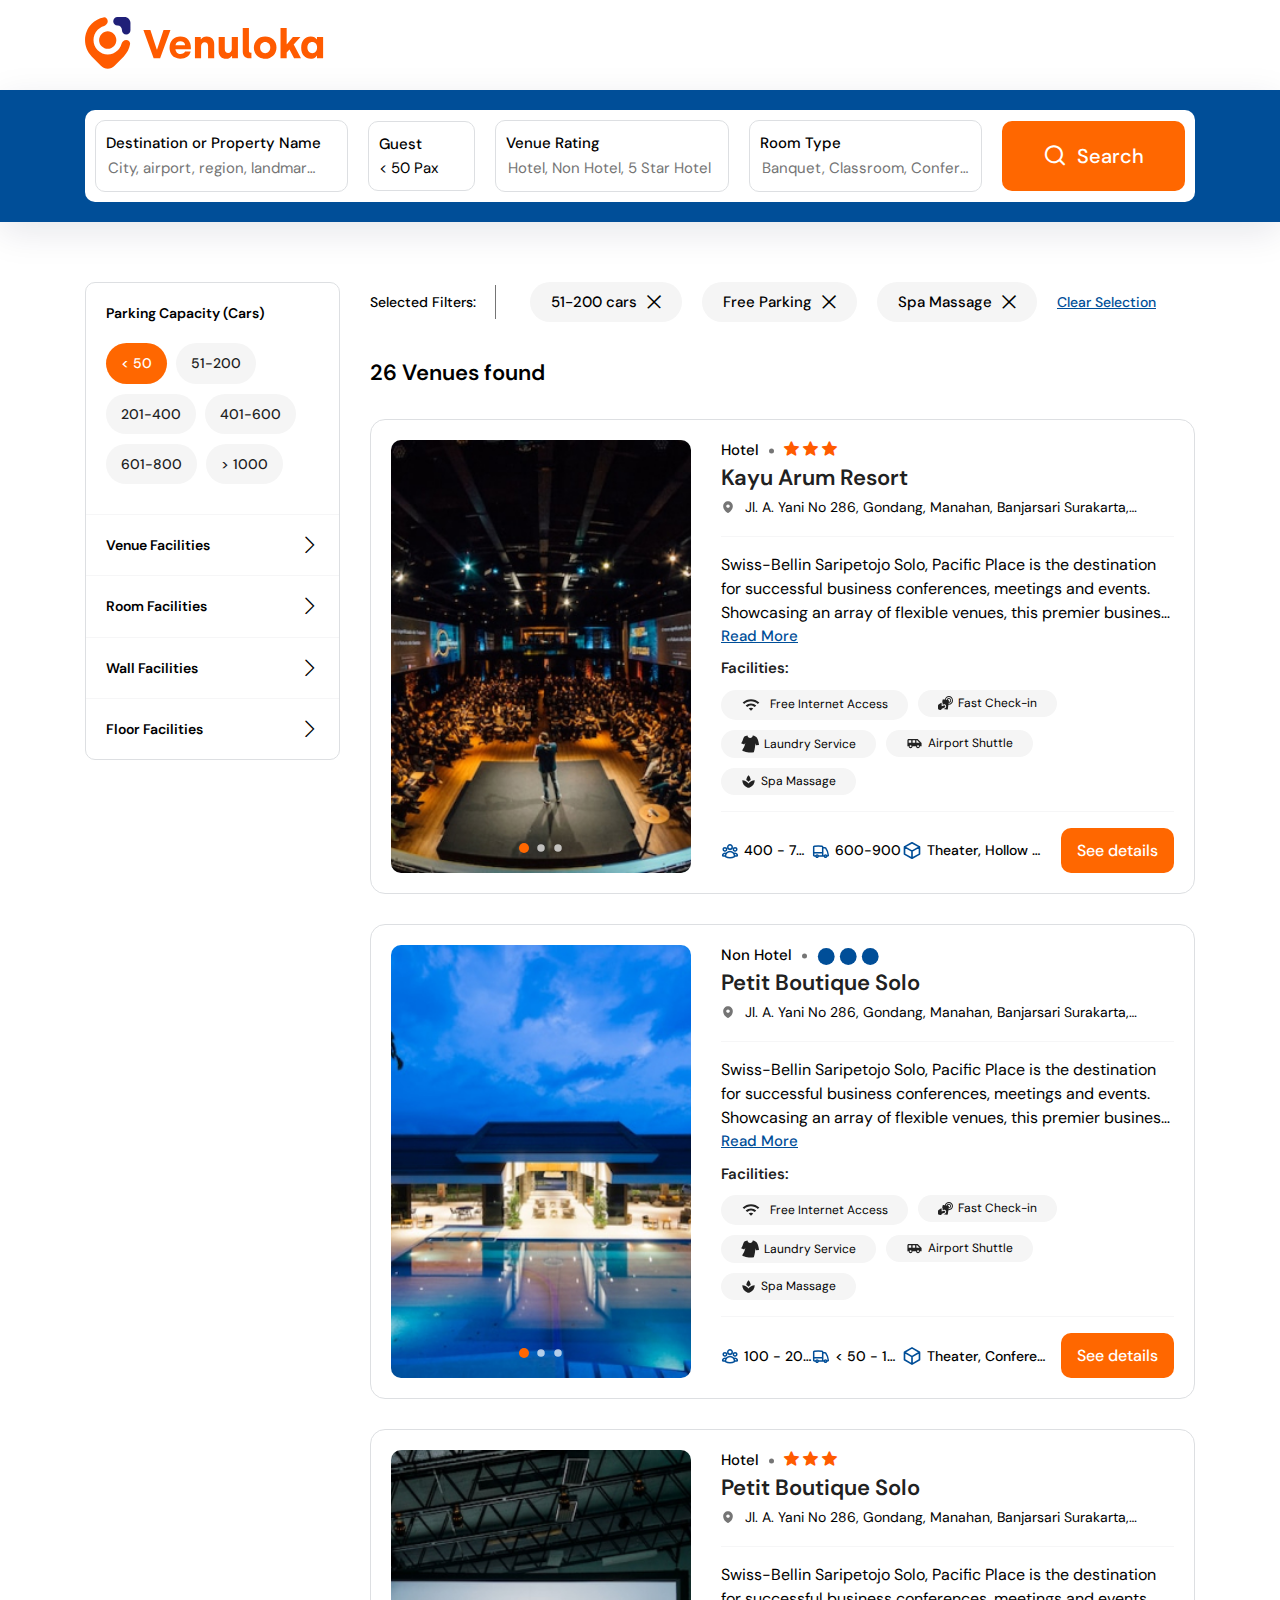
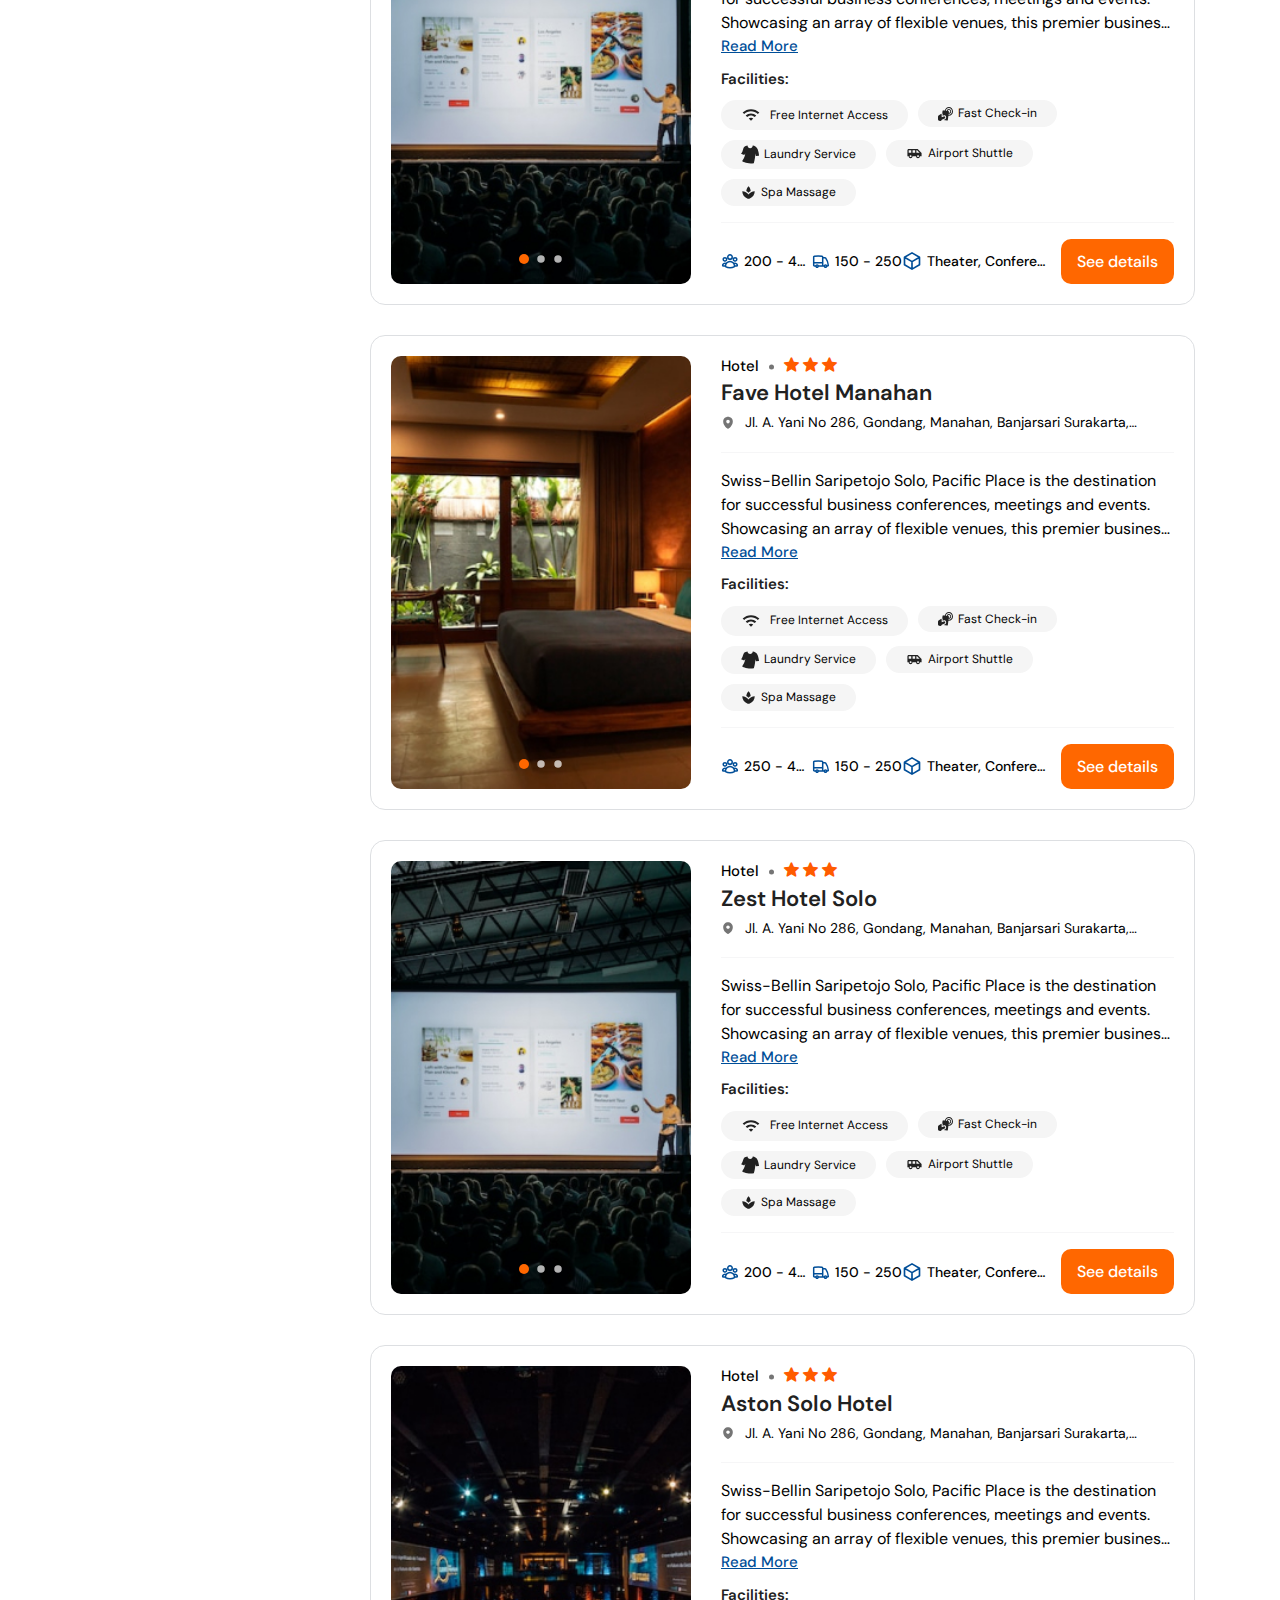
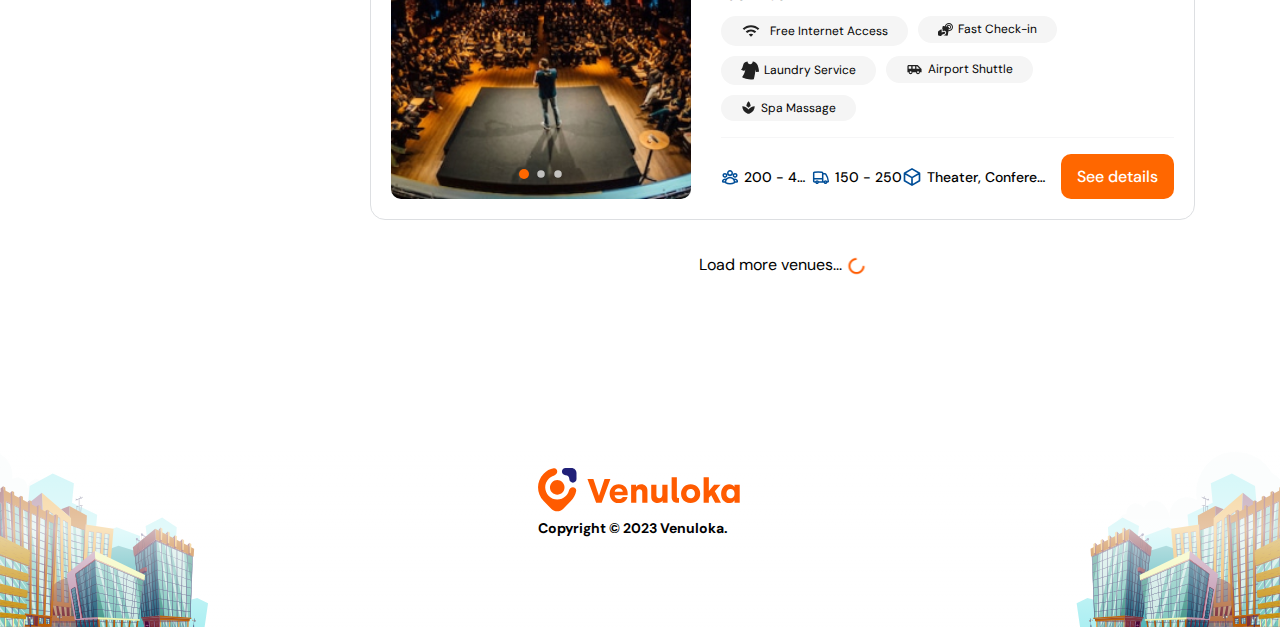
<file: list-hotel.html>
<!DOCTYPE html>
<html lang="en" data-x="html" data-x-toggle="html-overflow-hidden">

<head>
  <!-- Required meta tags -->
  <meta charset="UTF-8">
  <meta name="viewport" content="width=device-width, initial-scale=1">

  <!-- Google fonts -->
  <link rel="preconnect" href="https://fonts.googleapis.com">
  <link rel="preconnect" href="https://fonts.gstatic.com" crossorigin>
  <link href="https://fonts.googleapis.com/css2?family=DM+Sans:ital,wght@0,400;0,500;0,700;1,400;1,500;1,700&display=swap" rel="stylesheet">

  <!-- Stylesheets -->
  <link rel="stylesheet" href="css/vendors.css">
  <link rel="stylesheet" href="css/main.css">

  <title>Venuloka</title>
  <link rel="icon" type="image/x-icon" href="img/general/favicon.svg">
</head>

<body>
  <div class="preloader js-preloader">
    <div class="preloader__wrap">
      <div class="preloader__icon">
        <svg width="38" height="46" viewBox="0 0 38 46" fill="none" xmlns="http://www.w3.org/2000/svg">
          <path d="M23.5481 3.53814C23.5481 1.58405 25.1322 -6.10352e-05 27.0863 -6.10352e-05H32.9695C35.7043 -6.10352e-05 37.9214 2.21698 37.9214 4.95184V10.835C37.9214 12.7891 36.3373 14.3732 34.3832 14.3732V14.3732C32.4291 14.3732 30.845 12.7891 30.845 10.835V10.7248C30.845 8.70981 29.2115 7.07634 27.1965 7.07634H27.0863C25.1322 7.07634 23.5481 5.49223 23.5481 3.53814V3.53814Z" fill="#202078"/>
          <path d="M24.0437 24.0409C21.2393 26.8522 16.6848 26.8522 13.8804 24.0409C11.076 21.2365 11.076 16.6889 13.8804 13.8776C16.6848 11.0733 21.2393 11.0733 24.0437 13.8776C26.848 16.6889 26.848 21.2365 24.0437 24.0409Z" fill="#FF5B00"/>
          <path d="M27.3651 27.3685C22.721 32.0057 15.2036 32.0057 10.5595 27.3685C5.91537 22.7244 5.91537 15.2001 10.5595 10.556C11.9523 9.16323 13.6356 8.15692 15.4719 7.59512C17.3405 7.02343 18.9588 5.4923 18.9588 3.5382V3.5382C18.9588 1.58411 17.3613 -0.0334073 15.4409 0.327882C11.8193 1.00923 8.35689 2.75214 5.55019 5.55363C-1.85006 12.9608 -1.85006 24.9638 5.55019 32.3709L13.2458 40.0666C16.401 43.2218 21.5166 43.2218 24.6718 40.0666L32.3675 32.3709C35.1744 29.5692 36.9147 26.1038 37.5943 22.4803C37.9545 20.5597 36.337 18.9623 34.3829 18.9623V18.9623C32.4288 18.9623 30.8975 20.5806 30.3261 22.4492C29.7643 24.2863 28.758 25.9713 27.3651 27.3685Z" fill="#FF5B00"/>
        </svg>  
      </div>
    </div>

    <div class="preloader__title md:text-26">Venuloka</div>
  </div>

  <main>
    <div class="header-margin"></div>
    <header data-add-bg="-header-5-sticky" class="header -type-5 js-header" data-x="header" data-x-toggle="is-menu-opened">
      <div data-anim="fade" class="header__container container">
        <div class="row justify-between items-center">

          <div class="col-auto">
            <div class="d-flex items-center">

              <a href="index.html" class="header-logo mr-20" data-x="header-logo" data-x-toggle="is-logo-dark">
                <img src="img/general/logo-depanmata.svg" alt="logo icon">
                <img src="img/general/logo-depanmata.svg" alt="logo icon">
              </a>


              <div class="header-menu " data-x="mobile-menu" data-x-toggle="is-menu-active">
                <div class="mobile-overlay"></div>

                <div class="header-menu__content">
                  <div class="mobile-bg js-mobile-bg"></div>

                  <div class="mobile-footer px-20 py-20 border-top-light js-mobile-footer">
                  </div>
                </div>
              </div>

            </div>
          </div>

        </div>
      </div>
    </header>


    <section class="pt-20 pb-20 bg-light-2 shadow-2">
      <!-- Toolbar desktop -->
      <div class="container lg:d-none">
        <div class="row">
          <div class="col-12">
            <div class="mainSearch -col-3-big bg-white px-10 py-10 lg:px-20 lg:pt-5 lg:pb-20 rounded-10">
              <div class="button-grid items-center">

                <div class="searchMenu-loc border-white-15 js-form-dd js-liverSearch">

                  <div data-x-dd-click="searchMenu-loc">
                    <h4 class="text-15 fw-500 ls-2 lh-16">Destination or Property Name</h4>

                    <div class="text-15 text-light-1 ls-2 lh-16">
                      <input autocomplete="off" type="search" placeholder="City, airport, region, landmark, atau property name" class="js-search js-dd-focus" />
                    </div>
                  </div>


                  <div class="searchMenu-loc__field screen shadow-2 js-popup-window" data-x-dd="searchMenu-loc" data-x-dd-toggle="-is-active">
                    <div class="bg-white px-30 py-30 sm:px-0 sm:py-15 rounded-4">
                      <div class="y-gap-5 js-results">

                        <div>
                          <button class="-link d-block col-12 text-left rounded-4 px-20 py-15 js-search-option">
                            <div class="d-grid grid-1fr-auto">
                              <div class="icon-type">
                                <img src="img/icon/pin-location.svg" alt="icon-location">
                              </div>
                              <div class="ml-10">
                                <div class="text-15 lh-12 fw-500 js-search-option-target">Solo</div>
                                <div class="text-14 lh-12 text-light-1 mt-5 text-overflow-search">Central Java, Indonesia</div>
                              </div>
                            </div>
                          </button>
                        </div>

                        <div>
                          <button class="-link d-block col-12 text-left rounded-4 px-20 py-15 js-search-option">
                            <div class="d-grid grid-1fr-auto">
                              <div class="icon-type">
                                <img src="img/icon/pin-location.svg" alt="icon-location">
                              </div>
                              <div class="ml-10">
                                <div class="text-15 lh-12 fw-500 js-search-option-target">Manahan</div>
                                <div class="text-14 lh-12 text-light-1 mt-5 text-overflow-search">Solo, Central Java, Indonesia</div>
                              </div>
                            </div>
                          </button>
                        </div>

                        <div>
                          <button class="-link d-block col-12 text-left rounded-4 px-20 py-15 js-search-option">
                            <div class="d-grid grid-1fr-auto">
                              <div class="icon-type">
                                <img src="img/icon/pin-location.svg" alt="icon-location">
                              </div>
                              <div class="ml-10">
                                <div class="text-15 lh-12 fw-500 js-search-option-target">Jebres</div>
                                <div class="text-14 lh-12 text-light-1 mt-5 text-overflow-search">Solo, Central Java, Indonesia</div>
                              </div>
                            </div>
                          </button>
                        </div>

                        <div>
                          <button class="-link d-block col-12 text-left rounded-4 px-20 py-15 js-search-option">
                            <div class="d-grid grid-1fr-auto">
                              <div class="icon-type pt-4">
                                <img src="img/icon/pin-location.svg" alt="icon-location">
                              </div>
                              <div class="ml-10">
                                <div class="text-15 lh-12 fw-500 js-search-option-target">Banjarsari</div>
                                <div class="text-14 lh-12 text-light-1 mt-5">Solo, Central Java, Indonesia</div>
                              </div>
                            </div>
                          </button>
                        </div>

                        <div>
                          <button class="-link d-block col-12 text-left rounded-4 px-20 py-15 js-search-option">
                            <div class="d-grid grid-1fr-auto">
                              <div class="icon-type">
                                <img src="img/icon/pin-location.svg" alt="icon-location">
                              </div>
                              <div class="ml-10">
                                <div class="text-15 lh-12 fw-500 js-search-option-target">Laweyan</div>
                                <div class="text-14 lh-12 text-light-1 mt-5 text-overflow-search">Solo, Central Java, Indonesia</div>
                              </div>
                            </div>
                          </button>
                        </div>

                        <div>
                          <button class="-link d-block col-12 text-left rounded-4 px-20 py-15 js-search-option">
                            <div class="d-grid grid-1fr-auto">
                              <div class="icon-type">
                                <img src="img/icon/pin-poi.svg" alt="icon-location">
                              </div>
                              <div class="ml-10">
                                <div class="text-15 lh-12 fw-500 js-search-option-target">Manahan Stadium</div>
                                <div class="text-14 lh-12 text-light-1 mt-5 text-overflow-search">Manahan, Central Java, Indonesia</div>
                              </div>
                            </div>
                          </button>
                        </div>

                        <div>
                          <button class="-link d-block col-12 text-left rounded-4 px-20 py-15 js-search-option">
                            <div class="d-grid grid-1fr-auto">
                              <div class="icon-type">
                                <img src="img/icon/pin-poi.svg" alt="icon-location">
                              </div>
                              <div class="ml-10">
                                <div class="text-15 lh-12 fw-500 js-search-option-target">Taman Balekambang</div>
                                <div class="text-14 lh-12 text-light-1 mt-5 text-overflow-search">CRX4+2X2 Balekambang Park, Jl. Balekambang, Manahan, Kec. Banjarsari, Kota Surakarta, Jawa Tengah 57139, Indonesia</div>
                              </div>
                            </div>
                          </button>
                        </div>

                        <div>
                          <button class="-link d-block col-12 text-left rounded-4 px-20 py-15 js-search-option">
                            <div class="d-grid grid-1fr-auto">
                              <div class="icon-type">
                                <img src="img/icon/pin-poi.svg" alt="icon-location">
                              </div>
                              <div class="ml-10">
                                <div class="text-15 lh-12 fw-500 js-search-option-target">Solo Paragon Mall</div>
                                <div class="text-14 lh-12 text-light-1 mt-5 text-overflow-search">Jl. Yosodipuro No.133, Mangkubumen, Kec. Banjarsari, Kota Surakarta, Jawa Tengah 57139</div>
                              </div>
                            </div>
                          </button>
                        </div>

                        <div>
                          <button class="-link d-block col-12 text-left rounded-4 px-20 py-15 js-search-option">
                            <div class="d-grid grid-1fr-auto">
                              <div class="icon-type">
                                <img src="img/icon/pin-poi.svg" alt="icon-location">
                              </div>
                              <div class="ml-10">
                                <div class="text-15 lh-12 fw-500 js-search-option-target">Pura Mangkunegaran</div>
                                <div class="text-14 lh-12 text-light-1 mt-5 text-overflow-search">Jl. Ronggowarsito No.83, Keprabon, Kec. Banjarsari, Kota Surakarta, Jawa Tengah 57131</div>
                              </div>
                            </div>
                          </button>
                        </div>

                        <div>
                          <button class="-link d-block col-12 text-left rounded-4 px-20 py-15 js-search-option">
                            <div class="d-grid grid-1fr-auto">
                              <div class="icon-type">
                                <img src="img/icon/pin-poi.svg" alt="icon-location">
                              </div>
                              <div class="ml-10">
                                <div class="text-15 lh-12 fw-500 js-search-option-target">Stasiun Balapan</div>
                                <div class="text-14 lh-12 text-light-1 mt-5 text-overflow-search">Jalan Wolter Monginsidi No.112, Kestalan, Kec. Banjarsari, Kota Surakarta, Jawa Tengah 57133</div>
                              </div>
                            </div>
                          </button>
                        </div>

                        <div>
                          <button class="-link d-block col-12 text-left rounded-4 px-20 py-15 js-search-option">
                            <div class="d-grid grid-1fr-auto">
                              <div class="icon-type">
                                <img src="img/icon/pin-property.svg" alt="icon-location">
                              </div>
                              <div class="ml-10">
                                <div class="text-15 lh-12 fw-500 js-search-option-target">Red Chilies Hotel</div>
                                <div class="text-14 lh-12 text-light-1 mt-5 text-overflow-search">Jl. A. Yani No 286, Gondang, Manahan, Banjarsari, Surakarta</div>
                              </div>
                            </div>
                          </button>
                        </div>

                        <div>
                          <button class="-link d-block col-12 text-left rounded-4 px-20 py-15 js-search-option">
                            <div class="d-grid grid-1fr-auto">
                              <div class="icon-type">
                                <img src="img/icon/pin-property.svg" alt="icon-location">
                              </div>
                              <div class="ml-10">
                                <div class="text-15 lh-12 fw-500 js-search-option-target">Swiss-Belhotel Solo</div>
                                <div class="text-14 lh-12 text-light-1 mt-5 text-overflow-search">45 Jalan Ahmad Yani, Banjarsari, Surakarta</div>
                              </div>
                            </div>
                          </button>
                        </div>

                        <div>
                          <button class="-link d-block col-12 text-left rounded-4 px-20 py-15 js-search-option">
                            <div class="d-grid grid-1fr-auto">
                              <div class="icon-type">
                                <img src="img/icon/pin-property.svg" alt="icon-location">
                              </div>
                              <div class="ml-10">
                                <div class="text-15 lh-12 fw-500 js-search-option-target">Red Planet Solo</div>
                                <div class="text-14 lh-12 text-light-1 mt-5 text-overflow-search">Mangkubumen, Central Java, Indonesia</div>
                              </div>
                            </div>
                          </button>
                        </div>

                        <div>
                          <button class="-link d-block col-12 text-left rounded-4 px-20 py-15 js-search-option">
                            <div class="d-grid grid-1fr-auto">
                              <div class="icon-type">
                                <img src="img/icon/pin-property.svg" alt="icon-location">
                              </div>
                              <div class="ml-10">
                                <div class="text-15 lh-12 fw-500 js-search-option-target">Sans Hotel Fourth Loft Solo</div>
                                <div class="text-14 lh-12 text-light-1 mt-5 text-overflow-search">Manahan, Central Java, Indonesia</div>
                              </div>
                            </div>
                          </button>
                        </div>

                        <div>
                          <button class="-link d-block col-12 text-left rounded-4 px-20 py-15 js-search-option">
                            <div class="d-grid grid-1fr-auto">
                              <div class="icon-type">
                                <img src="img/icon/pin-property.svg" alt="icon-location">
                              </div>
                              <div class="ml-10">
                                <div class="text-15 lh-12 fw-500 js-search-option-target">Dinasty Smart Hotel</div>
                                <div class="text-14 lh-12 text-light-1 mt-5 text-overflow-search">Manahan, Central Java, Indonesia</div>
                              </div>
                            </div>
                          </button>
                        </div>

                      </div>
                    </div>
                  </div>
                </div>


                <div class="searchMenu-date border-white-15 js-form-dd js-form-counters">

                  <div data-x-dd-click="searchMenu-guests">
                    <h4 class="text-15 fw-500 ls-2 lh-16">Guest</h4>

                    <div class="text-15 text-light-1 ls-2 lh-16">
                      <span class="js-count-adult">&lt; 50</span> Pax
                    </div>
                  </div>

                  <div class="searchMenu-guests__field shadow-2" data-x-dd="searchMenu-guests" data-x-dd-toggle="-is-active">
                    <div class="bg-white px-30 py-30 rounded-4">
                      <div class="row y-gap-10 justify-between flex-column">
                        <div class="col-auto px-0">
                          <div class="text-15 fw-500">Guest Capacity</div>
                        </div>

                        <div class="col-auto guest-capacity px-0">
                          <input class="checkbox-tools" type="radio" name="tools" id="tool-1" checked />
                          <label class="for-checkbox-tools" for="tool-1">
                            &lt; 50
                          </label>
                          
                          <input class="checkbox-tools" type="radio" name="tools" id="tool-2" />
                          <label class="for-checkbox-tools" for="tool-2">
                            51-100
                          </label>

                          <input class="checkbox-tools" type="radio" name="tools" id="tool-3" />
                          <label class="for-checkbox-tools" for="tool-3">
                            101-200
                          </label>

                          <input class="checkbox-tools" type="radio" name="tools" id="tool-4" />
                          <label class="for-checkbox-tools" for="tool-4">
                            201-300
                          </label>

                          <input class="checkbox-tools" type="radio" name="tools" id="tool-5" />
                          <label class="for-checkbox-tools" for="tool-5">
                            301-400
                          </label>

                          <input class="checkbox-tools" type="radio" name="tools" id="tool-6" />
                          <label class="for-checkbox-tools" for="tool-6">
                            401-500
                          </label>

                          <input class="checkbox-tools" type="radio" name="tools" id="tool-7" />
                          <label class="for-checkbox-tools" for="tool-7">
                            501-600
                          </label>

                          <input class="checkbox-tools" type="radio" name="tools" id="tool-8" />
                          <label class="for-checkbox-tools" for="tool-8">
                            601-700
                          </label>

                          <input class="checkbox-tools" type="radio" name="tools" id="tool-9" />
                          <label class="for-checkbox-tools" for="tool-9">
                            701-1000
                          </label>

                          <input class="checkbox-tools" type="radio" name="tools" id="tool-10" />
                          <label class="for-checkbox-tools" for="tool-10">
                            &gt; 1000
                          </label>
                        </div>
                      </div>

                    </div>
                  </div>
                </div>


                <div class="searchMenu-guests border-white-15 js-form-dd js-form-counters">

                  <div data-x-dd-click="searchMenu-venue">
                    <h4 class="text-15 fw-500 ls-2 lh-16">Venue Rating</h4>

                    <div class="text-15 text-light-1 ls-2 lh-16">
                      <input autocomplete="off" type="text" placeholder="Hotel, Non Hotel, 5 Star Hotel" class="js-search js-dd-focus">
                    </div>
                  </div>


                  <div class="searchMenu-guests__field shadow-2" data-x-dd="searchMenu-venue" data-x-dd-toggle="-is-active">
                    <div class="bg-white px-30 py-30 rounded-10">
                      <div class="row y-gap-10 justify-between flex-column">
                        <div class="col-auto border-bottom d-flex justify-end px-0">
                          <button class="clear-selection">Clear Selection</button>
                        </div>

                        <div class="col-auto py-20 border-bottom">
                          <input class="checkbox-booking" type="checkbox" name="booking" id="allVenues">
                          <label class="for-checkbox-booking" for="allVenues">
                            <span class="text-14">All Venues</span>
                          </label>
                          
                          <input class="checkbox-booking" type="checkbox" name="booking" id="nonHotel">
                          <label class="for-checkbox-booking" for="nonHotel">							
                            <span class="text-14">Non Hotel</span>
                          </label>

                          <input class="checkbox-booking" type="checkbox" name="booking" id="star5">
                          <label class="for-checkbox-booking" for="star5">
                            <span class="text-14">5 Star</span>
                          </label>

                          <input class="checkbox-booking" type="checkbox" name="booking" id="star4">
                          <label class="for-checkbox-booking" for="star4">
                            <span class="text-14">4 Star</span>
                          </label>

                          <input class="checkbox-booking" type="checkbox" name="booking" id="star3">
                          <label class="for-checkbox-booking" for="star3">
                            <span class="text-14">3 Star</span>
                          </label>

                          <input class="checkbox-booking" type="checkbox" name="booking" id="star2">
                          <label class="for-checkbox-booking" for="star2">
                            <span class="text-14">2 Star</span>
                          </label>

                          <input class="checkbox-booking" type="checkbox" name="booking" id="star1">
                          <label class="for-checkbox-booking" for="star1">
                            <span class="text-14">1 Star</span>
                          </label>
                        </div>

                        <div class="py-10 "><label>Selected:&nbsp;</label><span>Non Hotel, 5 Star, 4 Star, 3 Star</span></div>
                      </div>
                      
                      <button class="filterSubmit button -dark py-15 px-0 xol12 rounded-10 text-white">Apply</button>

                    </div>
                  </div>
                </div>

                <div class="searchMenu-guests border-white-15 js-form-dd js-form-counters">

                  <div data-x-dd-click="searchMenu-type">
                    <h4 class="text-15 fw-500 ls-2 lh-16">Room Type</h4>

                    <div class="text-15 text-light-1 ls-2 lh-16">
                      <input autocomplete="off" type="text" placeholder="Banquet, Classroom, Conference, Hollow Square Theatre" class="js-search js-dd-focus">
                    </div>
                  </div>


                  <div class="searchMenu-guests__field shadow-2" data-x-dd="searchMenu-type" data-x-dd-toggle="-is-active">
                    <div class="bg-white px-30 py-30 rounded-10">
                      <div class="row y-gap-10 justify-between flex-column">
                        <div class="col-auto border-bottom d-flex justify-end px-0">
                          <button class="clear-selection">Clear Selection</button>
                        </div>

                        <div class="col-auto py-20 border-bottom">
                          <input class="checkbox-booking" type="checkbox" name="booking" id="banquet">
                          <label class="for-checkbox-booking py-10 height-60" for="banquet">
                            <img src="img/type/banquet.png" width="44" alt="">
                            <span class="text-14">Banquet</span>
                          </label>
                          
                          <input class="checkbox-booking" type="checkbox" name="booking" id="classroom">
                          <label class="for-checkbox-booking py-10 height-60" for="classroom">
                            <img src="img/type/classroom.png" width="40" alt="">						
                            <span class="text-14">Classroom</span>
                          </label>

                          <input class="checkbox-booking" type="checkbox" name="booking" id="conference">
                          <label class="for-checkbox-booking py-10 height-60" for="conference">
                            <img src="img/type/conference.png" width="80" alt="">
                            <span class="text-14">Conference</span>
                          </label>

                          <input class="checkbox-booking" type="checkbox" name="booking" id="theater">
                          <label class="for-checkbox-booking py-10 height-60" for="theater">
                            <img src="img/type/theater.png" width="70" alt="">
                            <span class="text-14">Theater</span>
                          </label>

                          <input class="checkbox-booking" type="checkbox" name="booking" id="hollowSquare">
                          <label class="for-checkbox-booking py-10 height-60" for="hollowSquare">
                            <img src="img/type/hollow.png" width="44" alt="">
                            <span class="text-14">Hollow Square</span>
                          </label>

                          <input class="checkbox-booking" type="checkbox" name="booking" id="uShape">
                          <label class="for-checkbox-booking py-10 height-60" for="uShape">
                            <img src="img/type/u-shape.png" width="47" alt="">
                            <span class="text-14">U-Shape</span>
                          </label>
                        </div>
                        <div class="py-10 "><label>Selected:&nbsp;</label><span> Banquet, Theater, U-Shape</span></div>
                      </div>
                      <button class="filterSubmit button -dark py-15 px-0 xol12 rounded-10 text-white">Apply</button>
                    </div>
                  </div>
                </div>


                <div class="button-item">
                  <button class="mainSearch__submit button text-20 -dark-1 py-15 px-40 col-12 rounded-4 bg-blue-1 text-white">
                    <i class="icon-search text-24 mr-10"></i>
                    Search
                  </button>
                </div>
              </div>
            </div>
          </div>
        </div>
      </div>
      <!-- End Toolbar Desktop -->

      <!-- Toolbar Mobile -->
      <div class="container d-none md:d-block">
        <div class="row">
          <div class="col-12 d-grid gap-15">
            <button data-modal-target=".menuSearch__mobile" class="d-grid menuSearch-mobile align-items-center bg-white rounded-10 js-modal-popup">
              <div class="d-flex flex-column align-items-start">
                <h4 class="text-14 fw-700 ls-2 lh-16">Surakarta</h4>
                <p class="text-14 fw-700 ls-2 lh-16 text-left ">201-300 pax | Non Hotel, 5 Star | Banquet, Classroom</p>
              </div>
              <i class="icon icon-search text-22"></i>
            </button>
            <button data-x-click="filterPopup" class="d-grid align-items-center justify-content-center w-100 py-10 px-10 text-white gap-5 filterMobile">
              <svg width="16" height="16">
                <image xlink:href="img/icon/filters.svg" width="16" height="16" />
              </svg>
              <h4 class="text-14 fw-600 ls-1">Filters</h4>
            </button>
          </div>
        </div>

        <!-- Filter Popup Mobile -->
        <div class="filterPopup bg-white" data-x="filterPopup" data-x-toggle="-is-active">
          <aside class="sidebar -mobile-filter">
            <div data-x-click="filterPopup" class="-icon-close border-bottom d-flex justify-content-between align-items-center">
              <div class="d-flex gap-10 py-10 align-items-center text-18 fw-500 ls-2">
                <i class="icon-close text-16"></i>
                Filters
              </div>
              <button class="clear-selection text-16">Clear Selection</button>
            </div>

            <div class="sidebar__item -no-border py-10 border-bottom">
              <h5 class="text-14 fw-600 mb-10">Parking Capacity (Cars)</h5>
              <div class="col-auto">
                <input class="checkbox-tools" type="radio" name="cars" id="50c" checked />
                <label class="for-checkbox-tools text-14" for="50c">
                  &lt; 50
                </label>
                
                <input class="checkbox-tools" type="radio" name="cars" id="51-200c" />
                <label class="for-checkbox-tools text-14" for="51-200c">
                  51-200
                </label>

                <input class="checkbox-tools" type="radio" name="cars" id="201-400c" />
                <label class="for-checkbox-tools text-14" for="201-400c">
                  201-400
                </label>

                <input class="checkbox-tools" type="radio" name="cars" id="401-600c" />
                <label class="for-checkbox-tools text-14" for="401-600c">
                  401-600
                </label>

                <input class="checkbox-tools" type="radio" name="cars" id="601-800c" />
                <label class="for-checkbox-tools text-14" for="601-800c">
                  601-800
                </label>

                <input class="checkbox-tools" type="radio" name="cars" id="1000c" />
                <label class="for-checkbox-tools text-14" for="1000c">
                  &gt; 1000
                </label>

              </div>
            </div>

            <div class="sidebar__item -no-border py-10 border-bottom">
              <h5 class="text-14 fw-600 mb-10">Venue Facilities</h5>
              <div class="col-auto">
                <input class="checkbox-booking" type="checkbox" name="facilities" id="freeInternetc">
                <label class="for-checkbox-booking" for="freeInternetc">
                  <svg class="icon-facilities" width="18" height="18">
                    <use xlink:href="img/icon/free-wifi.svg" width="18" height="18" />
                  </svg>
                  <span class="text-14">Free Internet Access</span>
                </label>
                
                <input class="checkbox-booking" type="checkbox" name="facilities" id="fastCheckinc">
                <label class="for-checkbox-booking" for="fastCheckinc">							
                  <img src="img/icon/checkin.svg" width="18" alt="">
                  <span class="text-14">Fast Check-in</span>
                </label>

                <input class="checkbox-booking" type="checkbox" name="facilities" id="airportc">
                <label class="for-checkbox-booking" for="airportc">
                  <img src="img/icon/airport.svg" width="18" alt="">
                  <span class="text-14">Airport Shuttle</span>
                </label>

                <input class="checkbox-booking" type="checkbox" name="facilities" id="massagec">
                <label class="for-checkbox-booking" for="massagec">
                  <img src="img/icon/spa.svg" width="18" alt="">
                  <span class="text-14">Spa Massage</span>
                </label>

                <input class="checkbox-booking" type="checkbox" name="facilities" id="restoc">
                <label class="for-checkbox-booking" for="restoc">
                  <img src="img/icon/resto.svg" width="18" alt="">
                  <span class="text-14">Restaurant</span>
                </label>

                <input class="checkbox-booking" type="checkbox" name="facilities" id="parkingc">
                <label class="for-checkbox-booking" for="parkingc">
                  <img src="img/icon/free-parking.svg" width="18" alt="">
                  <span class="text-14">Free Parking</span>
                </label>

                <input class="checkbox-booking" type="checkbox" name="facilities" id="petsc">
                <label class="for-checkbox-booking" for="petsc">
                  <img src="img/icon/pets.svg" width="18" alt="">
                  <span class="text-14">Pets Allowed</span>
                </label>
                
                <input class="checkbox-booking" type="checkbox" name="facilities" id="swimmingc">
                <label class="for-checkbox-booking" for="swimmingc">
                  <img src="img/icon/swimming.svg" width="18" alt="">
                  <span class="text-14">Swimming Pool</span>
                </label>

                <input class="checkbox-booking" type="checkbox" name="facilities" id="noSmokingc">
                <label class="for-checkbox-booking" for="noSmokingc">
                  <img src="img/icon/no-smoking.svg" width="18" alt="">
                  <span class="text-14">No Smoking Rooms</span>
                </label>

                <input class="checkbox-booking" type="checkbox" name="facilities" id="accessiblec">
                <label class="for-checkbox-booking" for="accessiblec">
                  <img src="img/icon/accessible.svg" width="18" alt="">
                  <span class="text-14">Accessible Rooms</span>
                </label>

                <input class="checkbox-booking" type="checkbox" name="facilities" id="miniBarc">
                <label class="for-checkbox-booking" for="miniBarc">
                  <img src="img/icon/minibar.svg" width="18" alt="">
                  <span class="text-14">Minibar</span>
                </label>

                <input class="checkbox-booking" type="checkbox" name="facilities" id="laundryc">
                <label class="for-checkbox-booking" for="laundryc">
                  <img src="img/icon/laundry.svg" width="18" alt="">
                  <span class="text-14">Laundry Service</span>
                </label>

                <input class="checkbox-booking" type="checkbox" name="facilities" id="fitnessc">
                <label class="for-checkbox-booking" for="fitnessc">
                  <img src="img/icon/fitness.svg" width="18" alt="">
                  <span class="text-14">Fitness Center</span>
                </label>
              </div>
            </div>

            <div class="sidebar__item -no-border py-10 border-bottom">
              <h5 class="text-14 fw-600 mb-10">Room Facilities</h5>
              <div class="col-auto">
                <input class="checkbox-booking" type="checkbox" name="booking" id="freeLCDc">
                <label class="for-checkbox-booking" for="freeLCDc">
                  <span class="text-14">LCD & Screen</span>
                </label>

                <input class="checkbox-booking" type="checkbox" name="booking" id="soundSystemc">
                <label class="for-checkbox-booking" for="soundSystemc">
                  <span class="text-14">Sound System</span>
                </label>

                <input class="checkbox-booking" type="checkbox" name="booking" id="bannerc">
                <label class="for-checkbox-booking" for="bannerc">
                  <span class="text-14">Welcome Banner</span>
                </label>

                <input class="checkbox-booking" type="checkbox" name="booking" id="backdropc">
                <label class="for-checkbox-booking" for="backdropc">
                  <span class="text-14">Backdrop</span>
                </label>

                <input class="checkbox-booking" type="checkbox" name="booking" id="candyc">
                <label class="for-checkbox-booking" for="candyc">
                  <span class="text-14">Candy</span>
                </label>

                <input class="checkbox-booking" type="checkbox" name="booking" id="mineralWaterc">
                <label class="for-checkbox-booking" for="mineralWaterc">
                  <span class="text-14">Mineral Water</span>
                </label>

                <input class="checkbox-booking" type="checkbox" name="booking" id="notesc">
                <label class="for-checkbox-booking" for="notesc">
                  <span class="text-14">Notes</span>
                </label>

                <input class="checkbox-booking" type="checkbox" name="booking" id="pencilsc">
                <label class="for-checkbox-booking" for="pencilsc">
                  <span class="text-14">Pencils</span>
                </label>

                <input class="checkbox-booking" type="checkbox" name="booking" id="pensc">
                <label class="for-checkbox-booking" for="pensc">
                  <span class="text-14">Pens</span>
                </label>

              </div>
            </div>

            <div class="sidebar__item -no-border py-10 border-bottom">
              <h5 class="text-14 fw-600 mb-10">Wall Facilities</h5>
              <div class="col-auto">
                <input class="checkbox-booking" type="checkbox" name="booking" id="partitionc">
                <label class="for-checkbox-booking" for="partitionc">
                  <span class="text-14">Partition</span>
                </label>

                <input class="checkbox-booking" type="checkbox" name="booking" id="solidWallc">
                <label class="for-checkbox-booking" for="solidWallc">
                  <span class="text-14">Solid Wall</span>
                </label>
                
              </div>
            </div>

            <div class="sidebar__item -no-border py-10 border-bottom">
              <h5 class="text-14 fw-600 mb-10">Floor Facilities</h5>
              <div class="col-auto">
                <input class="checkbox-booking" type="checkbox" name="booking" id="ceramicsc">
                <label class="for-checkbox-booking" for="ceramicsc">
                  <span class="text-14">Ceramics</span>
                </label>
                
                <input class="checkbox-booking" type="checkbox" name="booking" id="granitec">
                <label class="for-checkbox-booking" for="granitec">
                  <span class="text-14">Granite</span>
                </label>

                <input class="checkbox-booking" type="checkbox" name="booking" id="carpetc">
                <label class="for-checkbox-booking" for="carpetc">
                  <span class="text-14">Carpet</span>
                </label>

                <input class="checkbox-booking" type="checkbox" name="booking" id="parquetc">
                <label class="for-checkbox-booking" for="parquetc">
                  <span class="text-14">Parquet</span>
                </label>
              </div>
            </div>

            <button data-x-click="filterPopup" class="filterSubmit button py-15 px-0 xol12 mt-10 rounded-10 text-white">See Results</button>
          </aside>
        </div>
        <!-- End Filter Popup Mobile -->

        <!-- Search Update Mobile -->
        <div class="sheet-wrapper menuSearch__mobile">
          <div class="backdrop"></div>
          <div class="content-sheet top">
            <div class="container">
              <div class="row">
                <div class="col-xl-12">
                  <div data-anim-child="slide-up delay-6" class="mainSearch bg-white py-20 px-20 rounded-10 shadow-1 is-in-view">
                    <div class="button-grid items-center">
                      
                      <!-- Live Search -->
                      <div class="searchMenu-loc border-white-15 js-form-dd js-liverSearch">
      
                        <div data-x-dd-click="searchMenu-loc">
                          <h4 class="text-15 fw-500 ls-2 lh-16">Destination or Property Name</h4>
      
                          <div class="text-15 text-light-1 ls-2 lh-16">
                            <input autocomplete="off" type="search" placeholder="City, airport, region, landmark, atau property name" class="js-search js-dd-focus">
                          </div>
                        </div>
      
      
                        <div class="searchMenu-loc__field screen shadow-2 js-popup-window" data-x-dd="searchMenu-loc" data-x-dd-toggle="-is-active">
                          <div class="bg-white px-30 py-30 sm:px-0 sm:py-15 rounded-4">
                            <div class="y-gap-5 js-results">
      
                              <div>
                                <button class="-link d-block col-12 text-left rounded-4 px-20 py-15 js-search-option">
                                  <div class="d-grid grid-1fr-auto">
                                    <div class="icon-type">
                                      <img src="img/icon/pin-location.svg" alt="icon-location">
                                    </div>
                                    <div class="ml-10">
                                      <div class="text-15 lh-12 fw-500 js-search-option-target">Solo</div>
                                      <div class="text-14 lh-12 text-light-1 mt-5 text-overflow-search">Central Java, Indonesia</div>
                                    </div>
                                  </div>
                                </button>
                              </div>
      
                              <div>
                                <button class="-link d-block col-12 text-left rounded-4 px-20 py-15 js-search-option">
                                  <div class="d-grid grid-1fr-auto">
                                    <div class="icon-type">
                                      <img src="img/icon/pin-location.svg" alt="icon-location">
                                    </div>
                                    <div class="ml-10">
                                      <div class="text-15 lh-12 fw-500 js-search-option-target">Manahan</div>
                                      <div class="text-14 lh-12 text-light-1 mt-5 text-overflow-search">Solo, Central Java, Indonesia</div>
                                    </div>
                                  </div>
                                </button>
                              </div>
      
                              <div>
                                <button class="-link d-block col-12 text-left rounded-4 px-20 py-15 js-search-option">
                                  <div class="d-grid grid-1fr-auto">
                                    <div class="icon-type">
                                      <img src="img/icon/pin-location.svg" alt="icon-location">
                                    </div>
                                    <div class="ml-10">
                                      <div class="text-15 lh-12 fw-500 js-search-option-target">Jebres</div>
                                      <div class="text-14 lh-12 text-light-1 mt-5 text-overflow-search">Solo, Central Java, Indonesia</div>
                                    </div>
                                  </div>
                                </button>
                              </div>
      
                              <div>
                                <button class="-link d-block col-12 text-left rounded-4 px-20 py-15 js-search-option">
                                  <div class="d-grid grid-1fr-auto">
                                    <div class="icon-type pt-4">
                                      <img src="img/icon/pin-location.svg" alt="icon-location">
                                    </div>
                                    <div class="ml-10">
                                      <div class="text-15 lh-12 fw-500 js-search-option-target">Banjarsari</div>
                                      <div class="text-14 lh-12 text-light-1 mt-5">Solo, Central Java, Indonesia</div>
                                    </div>
                                  </div>
                                </button>
                              </div>
      
                              <div>
                                <button class="-link d-block col-12 text-left rounded-4 px-20 py-15 js-search-option">
                                  <div class="d-grid grid-1fr-auto">
                                    <div class="icon-type">
                                      <img src="img/icon/pin-location.svg" alt="icon-location">
                                    </div>
                                    <div class="ml-10">
                                      <div class="text-15 lh-12 fw-500 js-search-option-target">Laweyan</div>
                                      <div class="text-14 lh-12 text-light-1 mt-5 text-overflow-search">Solo, Central Java, Indonesia</div>
                                    </div>
                                  </div>
                                </button>
                              </div>
      
                              <div>
                                <button class="-link d-block col-12 text-left rounded-4 px-20 py-15 js-search-option">
                                  <div class="d-grid grid-1fr-auto">
                                    <div class="icon-type">
                                      <img src="img/icon/pin-poi.svg" alt="icon-location">
                                    </div>
                                    <div class="ml-10">
                                      <div class="text-15 lh-12 fw-500 js-search-option-target">Manahan Stadium</div>
                                      <div class="text-14 lh-12 text-light-1 mt-5 text-overflow-search">Manahan, Central Java, Indonesia</div>
                                    </div>
                                  </div>
                                </button>
                              </div>
      
                              <div>
                                <button class="-link d-block col-12 text-left rounded-4 px-20 py-15 js-search-option">
                                  <div class="d-grid grid-1fr-auto">
                                    <div class="icon-type">
                                      <img src="img/icon/pin-poi.svg" alt="icon-location">
                                    </div>
                                    <div class="ml-10">
                                      <div class="text-15 lh-12 fw-500 js-search-option-target">Taman Balekambang</div>
                                      <div class="text-14 lh-12 text-light-1 mt-5 text-overflow-search">CRX4+2X2 Balekambang Park, Jl. Balekambang, Manahan, Kec. Banjarsari, Kota Surakarta, Jawa Tengah 57139, Indonesia</div>
                                    </div>
                                  </div>
                                </button>
                              </div>
      
                              <div>
                                <button class="-link d-block col-12 text-left rounded-4 px-20 py-15 js-search-option">
                                  <div class="d-grid grid-1fr-auto">
                                    <div class="icon-type">
                                      <img src="img/icon/pin-poi.svg" alt="icon-location">
                                    </div>
                                    <div class="ml-10">
                                      <div class="text-15 lh-12 fw-500 js-search-option-target">Solo Paragon Mall</div>
                                      <div class="text-14 lh-12 text-light-1 mt-5 text-overflow-search">Jl. Yosodipuro No.133, Mangkubumen, Kec. Banjarsari, Kota Surakarta, Jawa Tengah 57139</div>
                                    </div>
                                  </div>
                                </button>
                              </div>
      
                              <div>
                                <button class="-link d-block col-12 text-left rounded-4 px-20 py-15 js-search-option">
                                  <div class="d-grid grid-1fr-auto">
                                    <div class="icon-type">
                                      <img src="img/icon/pin-poi.svg" alt="icon-location">
                                    </div>
                                    <div class="ml-10">
                                      <div class="text-15 lh-12 fw-500 js-search-option-target">Pura Mangkunegaran</div>
                                      <div class="text-14 lh-12 text-light-1 mt-5 text-overflow-search">Jl. Ronggowarsito No.83, Keprabon, Kec. Banjarsari, Kota Surakarta, Jawa Tengah 57131</div>
                                    </div>
                                  </div>
                                </button>
                              </div>
      
                              <div>
                                <button class="-link d-block col-12 text-left rounded-4 px-20 py-15 js-search-option">
                                  <div class="d-grid grid-1fr-auto">
                                    <div class="icon-type">
                                      <img src="img/icon/pin-poi.svg" alt="icon-location">
                                    </div>
                                    <div class="ml-10">
                                      <div class="text-15 lh-12 fw-500 js-search-option-target">Stasiun Balapan</div>
                                      <div class="text-14 lh-12 text-light-1 mt-5 text-overflow-search">Jalan Wolter Monginsidi No.112, Kestalan, Kec. Banjarsari, Kota Surakarta, Jawa Tengah 57133</div>
                                    </div>
                                  </div>
                                </button>
                              </div>
      
                              <div>
                                <button class="-link d-block col-12 text-left rounded-4 px-20 py-15 js-search-option">
                                  <div class="d-grid grid-1fr-auto">
                                    <div class="icon-type">
                                      <img src="img/icon/pin-property.svg" alt="icon-location">
                                    </div>
                                    <div class="ml-10">
                                      <div class="text-15 lh-12 fw-500 js-search-option-target">Red Chilies Hotel</div>
                                      <div class="text-14 lh-12 text-light-1 mt-5 text-overflow-search">Jl. A. Yani No 286, Gondang, Manahan, Banjarsari, Surakarta</div>
                                    </div>
                                  </div>
                                </button>
                              </div>
      
                              <div>
                                <button class="-link d-block col-12 text-left rounded-4 px-20 py-15 js-search-option">
                                  <div class="d-grid grid-1fr-auto">
                                    <div class="icon-type">
                                      <img src="img/icon/pin-property.svg" alt="icon-location">
                                    </div>
                                    <div class="ml-10">
                                      <div class="text-15 lh-12 fw-500 js-search-option-target">Swiss-Belhotel Solo</div>
                                      <div class="text-14 lh-12 text-light-1 mt-5 text-overflow-search">45 Jalan Ahmad Yani, Banjarsari, Surakarta</div>
                                    </div>
                                  </div>
                                </button>
                              </div>
      
                              <div>
                                <button class="-link d-block col-12 text-left rounded-4 px-20 py-15 js-search-option">
                                  <div class="d-grid grid-1fr-auto">
                                    <div class="icon-type">
                                      <img src="img/icon/pin-property.svg" alt="icon-location">
                                    </div>
                                    <div class="ml-10">
                                      <div class="text-15 lh-12 fw-500 js-search-option-target">Red Planet Solo</div>
                                      <div class="text-14 lh-12 text-light-1 mt-5 text-overflow-search">Mangkubumen, Central Java, Indonesia</div>
                                    </div>
                                  </div>
                                </button>
                              </div>
      
                              <div>
                                <button class="-link d-block col-12 text-left rounded-4 px-20 py-15 js-search-option">
                                  <div class="d-grid grid-1fr-auto">
                                    <div class="icon-type">
                                      <img src="img/icon/pin-property.svg" alt="icon-location">
                                    </div>
                                    <div class="ml-10">
                                      <div class="text-15 lh-12 fw-500 js-search-option-target">Sans Hotel Fourth Loft Solo</div>
                                      <div class="text-14 lh-12 text-light-1 mt-5 text-overflow-search">Manahan, Central Java, Indonesia</div>
                                    </div>
                                  </div>
                                </button>
                              </div>
      
                              <div>
                                <button class="-link d-block col-12 text-left rounded-4 px-20 py-15 js-search-option">
                                  <div class="d-grid grid-1fr-auto">
                                    <div class="icon-type">
                                      <img src="img/icon/pin-property.svg" alt="icon-location">
                                    </div>
                                    <div class="ml-10">
                                      <div class="text-15 lh-12 fw-500 js-search-option-target">Dinasty Smart Hotel</div>
                                      <div class="text-14 lh-12 text-light-1 mt-5 text-overflow-search">Manahan, Central Java, Indonesia</div>
                                    </div>
                                  </div>
                                </button>
                              </div>
      
                            </div>
                          </div>
                        </div>
                      </div>
                      <!-- End Live Search -->
      
                      <!-- Guest -->
                      <div class="searchMenu-guests border-white-15 js-form-dd js-form-counters">
      
                        <div data-x-dd-click="searchMenu-guests">
                          <h4 class="text-15 fw-500 ls-2 lh-16">Guest</h4>
      
                          <div class="text-15 text-light-1 ls-2 lh-16">
                            <span class="js-count-adult">&lt; 50</span> Pax
                          </div>
                        </div>
      
      
                        <div class="searchMenu-guests__field shadow-2" data-x-dd="searchMenu-guests" data-x-dd-toggle="-is-active">
                          <div class="bg-white px-30 py-30 rounded-4">
                            <div class="row y-gap-10 justify-between flex-column">
                              <div class="col-auto px-0 py-10">
                                <div class="text-15 fw-700">Guest Capacity</div>
                              </div>
      
                              <div class="col-auto guest-capacity px-0">
                                <input class="checkbox-tools" type="radio" name="tools" id="tool-1c" checked>
                                <label class="for-checkbox-tools" for="tool-1c">
                                  &lt; 50
                                </label>
                                
                                <input class="checkbox-tools" type="radio" name="tools" id="tool-2c">
                                <label class="for-checkbox-tools" for="tool-2c">
                                  51-100
                                </label>
      
                                <input class="checkbox-tools" type="radio" name="tools" id="tool-3c">
                                <label class="for-checkbox-tools" for="tool-3c">
                                  101-200
                                </label>
      
                                <input class="checkbox-tools" type="radio" name="tools" id="tool-4c">
                                <label class="for-checkbox-tools" for="tool-4c">
                                  201-300
                                </label>
      
                                <input class="checkbox-tools" type="radio" name="tools" id="tool-5c">
                                <label class="for-checkbox-tools" for="tool-5c">
                                  301-400
                                </label>
      
                                <input class="checkbox-tools" type="radio" name="tools" id="tool-6c">
                                <label class="for-checkbox-tools" for="tool-6c">
                                  401-500
                                </label>
      
                                <input class="checkbox-tools" type="radio" name="tools" id="tool-7c">
                                <label class="for-checkbox-tools" for="tool-7c">
                                  501-600
                                </label>
      
                                <input class="checkbox-tools" type="radio" name="tools" id="tool-8c">
                                <label class="for-checkbox-tools" for="tool-8c">
                                  601-700
                                </label>
      
                                <input class="checkbox-tools" type="radio" name="tools" id="tool-9c">
                                <label class="for-checkbox-tools" for="tool-9c">
                                  701-1000
                                </label>
      
                                <input class="checkbox-tools" type="radio" name="tools" id="tool-10c">
                                <label class="for-checkbox-tools" for="tool-10c">
                                  &gt; 1000
                                </label>
                              </div>
                            </div>
      
                          </div>
                        </div>
                      </div> 
                      <!-- End guest -->
      
                      <!-- Venue Rating -->
                      <div class="searchMenu-guests border-white-15 js-form-dd js-form-counters">
      
                        <div data-x-dd-click="searchMenu-venue">
                          <h4 class="text-15 fw-500 ls-2 lh-16">Venue Rating</h4>
      
                          <!-- <div class="text-15 text-light-1 ls-2 lh-16">
                            <span class="js-count-adult">Hotel, Non Hotel, 5 Star Hotel
                          </div> -->
      
                          <div class="text-15 text-light-1 ls-2 lh-16">
                            <input autocomplete="off" type="text" placeholder="Hotel, Non Hotel, 5 Star Hotel" class="js-search js-dd-focus">
                          </div>
                        </div>
      
      
                        <div class="searchMenu-guests__field shadow-2" data-x-dd="searchMenu-venue" data-x-dd-toggle="-is-active">
                          <div class="bg-white px-30 py-30 rounded-10">
                            <div class="row y-gap-10 justify-between flex-column">
                              <div class="col-auto border-bottom d-flex justify-end px-0">
                                <button class="clear-selection">Clear Selection</button>
                              </div>
      
                              <div class="col-auto py-10 px-0 border-bottom">
                                <input class="checkbox-booking" type="checkbox" name="booking" id="allVenuesc">
                                <label class="for-checkbox-booking" for="allVenuesc">
                                  <span class="text">All Venues</span>
                                </label>
                                
                                <input class="checkbox-booking" type="checkbox" name="booking" id="nonHotelc">
                                <label class="for-checkbox-booking" for="nonHotelc">							
                                  <span class="text">Non Hotel</span>
                                </label>
      
                                <input class="checkbox-booking" type="checkbox" name="booking" id="star5c">
                                <label class="for-checkbox-booking" for="star5c">
                                  <span class="text">5 Star</span>
                                </label>
      
                                <input class="checkbox-booking" type="checkbox" name="booking" id="star4c">
                                <label class="for-checkbox-booking" for="star4c">
                                  <span class="text">4 Star</span>
                                </label>
      
                                <input class="checkbox-booking" type="checkbox" name="booking" id="star3c">
                                <label class="for-checkbox-booking" for="star3c">
                                  <span class="text">3 Star</span>
                                </label>
      
                                <input class="checkbox-booking" type="checkbox" name="booking" id="star2c">
                                <label class="for-checkbox-booking" for="star2c">
                                  <span class="text">2 Star</span>
                                </label>
      
                                <input class="checkbox-booking" type="checkbox" name="booking" id="star1c">
                                <label class="for-checkbox-booking" for="star1c">
                                  <span class="text">1 Star</span>
                                </label>
                              </div>
      
                              <div class="py-10 "><label>Selected:&nbsp;</label><span>Non Hotel, 5 Star, 4 Star, 3 Star</span></div>
                            </div>
                            
                            <button class="filterSubmit button -dark py-15 px-0 xol12 rounded-10 text-white">Apply</button>
      
                          </div>
                        </div>
                      </div> 
                      <!-- End Room Type -->
      
                      <!-- Room Type -->
                      <div class="searchMenu-guests border-white-15 js-form-dd js-form-counters">
      
                        <div data-x-dd-click="searchMenu-type">
                          <h4 class="text-15 fw-500 ls-2 lh-16">Room Type</h4>
      
                          <!-- <div class="text-15 text-light-1 ls-2 lh-16 text-overflow-type-toolbar">
                            <span class="js-count-adult">Banquet, Classroom, Conference, Hollow Square Theatre</span>
                          </div> -->
                          
                          <div class="text-15 text-light-1 ls-2 lh-16">
                            <input autocomplete="off" type="text" placeholder="Banquet, Classroom, Conference, Hollow Square Theatre" class="js-search js-dd-focus">
                          </div>
                        </div>
      
      
                        <div class="searchMenu-guests__field shadow-2" data-x-dd="searchMenu-type" data-x-dd-toggle="-is-active">
                          <div class="bg-white px-30 py-30 rounded-10">
                            <div class="row y-gap-10 justify-between flex-column">
                              <div class="col-auto border-bottom d-flex justify-end px-0">
                                <button class="clear-selection">Clear Selection</button>
                              </div>
      
                              <div class="col-auto py-10 px-0 border-bottom">
                                <input class="checkbox-booking" type="checkbox" name="booking" id="banquetc">
                                <label class="for-checkbox-booking py-10 height-60" for="banquetc">
                                  <img src="img/type/banquet.png" width="44" alt="">
                                  <span class="text">Banquet</span>
                                </label>
                                
                                <input class="checkbox-booking" type="checkbox" name="booking" id="classroomc">
                                <label class="for-checkbox-booking py-10 height-60" for="classroomc">
                                  <img src="img/type/classroom.png" width="40" alt="">						
                                  <span class="text">Classroom</span>
                                </label>
      
                                <input class="checkbox-booking" type="checkbox" name="booking" id="conferencec">
                                <label class="for-checkbox-booking py-10 height-60" for="conferencec">
                                  <img src="img/type/conference.png" width="80" alt="">
                                  <span class="text">Conference</span>
                                </label>
      
                                <input class="checkbox-booking" type="checkbox" name="booking" id="theaterc">
                                <label class="for-checkbox-booking py-10 height-60" for="theaterc">
                                  <img src="img/type/theater.png" width="70" alt="">
                                  <span class="text">Theater</span>
                                </label>
      
                                <input class="checkbox-booking" type="checkbox" name="booking" id="hollowSquarec">
                                <label class="for-checkbox-booking py-10 height-60" for="hollowSquarec">
                                  <img src="img/type/hollow.png" width="44" alt="">
                                  <span class="text">Hollow Square</span>
                                </label>
      
                                <input class="checkbox-booking" type="checkbox" name="booking" id="uShapec">
                                <label class="for-checkbox-booking py-10 height-60" for="uShapec">
                                  <img src="img/type/u-shape.png" width="47" alt="">
                                  <span class="text">U-Shape</span>
                                </label>
                              </div>
                              <div class="py-10 "><label>Selected:&nbsp;</label><span> Banquet, Theater, U-Shape</span></div>
                            </div>
                            <button class="filterSubmit button -dark py-15 px-0 xol12 rounded-10 text-white">Apply</button>
                          </div>
                        </div>
                      </div> 
                      <!-- End Room Type -->
      
      
                      <div class="button-item">
                        <a href="list-hotel.html">
                          <button class="mainSearch__submit button -dark-1 py-15 px-35 col-12 rounded-10 text-white">
                            <i class="icon-search text-20 mr-10"></i>
                            Search
                          </button>
                        </a>
                      </div>
                    </div>
                  </div>
                </div>
              </div>
            </div>
          </div>
        </div>
        <!-- End Search Update Mobile -->

      </div>
      <!-- End Toolbar Mobile -->
    </section>

    <section class="layout-pt-md layout-pb-lg">
      <div class="container">
        <div class="row y-gap-30">
          <!-- Filter Desktop -->
          <div class="col-xl-3 col-lg-3 lg:d-none">
            <aside class="sidebar border-white-15 p-0">

              <div class="sidebar__item -no-border px-20 py-20">
                <h5 class="text-14 fw-600 mb-20">Parking Capacity (Cars)</h5>
                <div class="sidebar-checkbox">

                  <div class="col-auto guest-capacity">
                    <input class="checkbox-tools" type="radio" name="cars" id="50" checked />
                    <label class="for-checkbox-tools text-14" for="50">
                      &lt; 50
                    </label>
                    
                    <input class="checkbox-tools" type="radio" name="cars" id="51-200" />
                    <label class="for-checkbox-tools text-14" for="51-200">
                      51-200
                    </label>

                    <input class="checkbox-tools" type="radio" name="cars" id="201-400" />
                    <label class="for-checkbox-tools text-14" for="201-400">
                      201-400
                    </label>

                    <input class="checkbox-tools" type="radio" name="cars" id="401-600" />
                    <label class="for-checkbox-tools text-14" for="401-600">
                      401-600
                    </label>

                    <input class="checkbox-tools" type="radio" name="cars" id="601-800" />
                    <label class="for-checkbox-tools text-14" for="601-800">
                      601-800
                    </label>

                    <input class="checkbox-tools" type="radio" name="cars" id="1000" />
                    <label class="for-checkbox-tools text-14" for="1000">
                      &gt; 1000
                    </label>

                  </div>

                </div>
              </div>

              <hr class="border-bottom p-0 m-0">

              <div class="sidebar__item -no-border">
                <div class="relative js-form-dd rounded-0">
                  <button class="d-flex items-center width-100 justify-between py-20 px-20" data-x-dd-click="dropdownNeighbor">
                    <h5 class="text-14 fw-600">Venue Facilities</h5>
                    <i class="icon icon-chevron-right text-18 ml-10"></i>
                  </button>
    
                  <div class="dropRating bg-white shadow-2 rounded-16" data-x-dd="dropdownNeighbor" data-x-dd-toggle="-is-active">
                    <div class="px-20 py-20">
                      <div class="col-auto">
                        <input class="checkbox-booking" type="checkbox" name="booking" id="freeInternet">
                        <label class="for-checkbox-booking" for="freeInternet">
                          <svg class="icon-facilities" width="18" height="18">
                            <use xlink:href="img/icon/free-wifi.svg#freewifi" width="18" height="18" />
                          </svg>
                          <span class="text-14">Free Internet Access</span>
                        </label>
                        
                        <input class="checkbox-booking" type="checkbox" name="booking" id="fastCheckin">
                        <label class="for-checkbox-booking" for="fastCheckin">							
                          <img src="img/icon/checkin.svg" width="18" alt="">
                          <span class="text-14">Fast Check-in</span>
                        </label>

                        <input class="checkbox-booking" type="checkbox" name="booking" id="airport">
                        <label class="for-checkbox-booking" for="airport">
                          <img src="img/icon/airport.svg" width="18" alt="">
                          <span class="text-14">Airport Shuttle</span>
                        </label>

                        <input class="checkbox-booking" type="checkbox" name="booking" id="massage">
                        <label class="for-checkbox-booking" for="massage">
                          <img src="img/icon/spa.svg" width="18" alt="">
                          <span class="text-14">Spa Massage</span>
                        </label>

                        <input class="checkbox-booking" type="checkbox" name="booking" id="resto">
                        <label class="for-checkbox-booking" for="resto">
                          <img src="img/icon/resto.svg" width="18" alt="">
                          <span class="text-14">Restaurant</span>
                        </label>

                        <input class="checkbox-booking" type="checkbox" name="booking" id="parking">
                        <label class="for-checkbox-booking" for="parking">
                          <img src="img/icon/free-parking.svg" width="18" alt="">
                          <span class="text-14">Free Parking</span>
                        </label>

                        <input class="checkbox-booking" type="checkbox" name="booking" id="pets">
                        <label class="for-checkbox-booking" for="pets">
                          <img src="img/icon/pets.svg" width="18" alt="">
                          <span class="text-14">Pets Allowed</span>
                        </label>
                        
                        <input class="checkbox-booking" type="checkbox" name="booking" id="swimming">
                        <label class="for-checkbox-booking" for="swimming">
                          <img src="img/icon/swimming.svg" width="18" alt="">
                          <span class="text-14">Swimming Pool</span>
                        </label>

                        <input class="checkbox-booking" type="checkbox" name="booking" id="noSmoking">
                        <label class="for-checkbox-booking" for="noSmoking">
                          <img src="img/icon/no-smoking.svg" width="18" alt="">
                          <span class="text-14">No Smoking Rooms</span>
                        </label>

                        <input class="checkbox-booking" type="checkbox" name="booking" id="accessible">
                        <label class="for-checkbox-booking" for="accessible">
                          <img src="img/icon/accessible.svg" width="18" alt="">
                          <span class="text-14">Accessible Rooms</span>
                        </label>

                        <input class="checkbox-booking" type="checkbox" name="booking" id="miniBar">
                        <label class="for-checkbox-booking" for="miniBar">
                          <img src="img/icon/minibar.svg" width="18" alt="">
                          <span class="text-14">Minibar</span>
                        </label>

                        <input class="checkbox-booking" type="checkbox" name="booking" id="laundry">
                        <label class="for-checkbox-booking" for="laundry">
                          <img src="img/icon/laundry.svg" width="18" alt="">
                          <span class="text-14">Laundry Service</span>
                        </label>

                        <input class="checkbox-booking" type="checkbox" name="booking" id="fitness">
                        <label class="for-checkbox-booking" for="fitness">
                          <img src="img/icon/fitness.svg" width="18" alt="">
                          <span class="text-14">Fitness Center</span>
                        </label>
                      </div>
                      <hr class="border-bottom my-4" />
                      <button class="filterSubmit button py-15 px-0 xol12 rounded-10 text-white">Apply</button>
                    </div>
                  </div>
                </div>
              </div>

              <hr class="border-bottom p-0 m-0">

              <div class="sidebar__item -no-border">
                <div class="relative js-form-dd rounded-0">
                  <button class="d-flex items-center width-100 justify-between py-20 px-20" data-x-dd-click="dropdownNeighbor">
                    <h5 class="text-14 fw-600">Room Facilities</h5>
                    <i class="icon icon-chevron-right text-18 ml-10"></i>
                  </button>
    
                  <div class="dropRating bg-white shadow-2 rounded-16" data-x-dd="dropdownNeighbor" data-x-dd-toggle="-is-active">
                    <div class="px-20 py-20">
                      <div class="col-auto">
                        <input class="checkbox-booking" type="checkbox" name="booking" id="freeLCD">
                        <label class="for-checkbox-booking" for="freeLCD">
                          <span class="text-14">LCD & Screen</span>
                        </label>

                        <input class="checkbox-booking" type="checkbox" name="booking" id="soundSystem">
                        <label class="for-checkbox-booking" for="soundSystem">
                          <span class="text-14">Sound System</span>
                        </label>

                        <input class="checkbox-booking" type="checkbox" name="booking" id="banner">
                        <label class="for-checkbox-booking" for="banner">
                          <span class="text-14">Welcome Banner</span>
                        </label>

                        <input class="checkbox-booking" type="checkbox" name="booking" id="backdrop">
                        <label class="for-checkbox-booking" for="backdrop">
                          <span class="text-14">Backdrop</span>
                        </label>

                        <input class="checkbox-booking" type="checkbox" name="booking" id="candy">
                        <label class="for-checkbox-booking" for="candy">
                          <span class="text-14">Candy</span>
                        </label>

                        <input class="checkbox-booking" type="checkbox" name="booking" id="mineralWater">
                        <label class="for-checkbox-booking" for="mineralWater">
                          <span class="text-14">Mineral Water</span>
                        </label>

                        <input class="checkbox-booking" type="checkbox" name="booking" id="notes">
                        <label class="for-checkbox-booking" for="notes">
                          <span class="text-14">Notes</span>
                        </label>

                        <input class="checkbox-booking" type="checkbox" name="booking" id="pencils">
                        <label class="for-checkbox-booking" for="pencils">
                          <span class="text-14">Pencils</span>
                        </label>

                        <input class="checkbox-booking" type="checkbox" name="booking" id="pens">
                        <label class="for-checkbox-booking" for="pens">
                          <span class="text-14">Pens</span>
                        </label>

                      </div>
                      <hr class="border-bottom my-4" />
                      <button class="filterSubmit button py-15 px-0 xol12 rounded-10 text-white">Apply</button>
                    </div>
                  </div>
                </div>
              </div>

              <hr class="border-bottom p-0 m-0">

              <div class="sidebar__item -no-border">
                <div class="relative js-form-dd rounded-0">
                  <button class="d-flex items-center width-100 justify-between py-20 px-20" data-x-dd-click="dropdownNeighbor">
                    <h5 class="text-14 fw-600">Wall Facilities</h5>
                    <i class="icon icon-chevron-right text-18 ml-10"></i>
                  </button>
    
                  <div class="dropRating bg-white shadow-2 rounded-16" data-x-dd="dropdownNeighbor" data-x-dd-toggle="-is-active">
                    <div class="px-20 py-20">
                      <div class="col-auto">
                        <input class="checkbox-booking" type="checkbox" name="booking" id="partition">
                        <label class="for-checkbox-booking" for="partition">
                          <span class="text-14">Partition</span>
                        </label>

                        <input class="checkbox-booking" type="checkbox" name="booking" id="solidWall">
                        <label class="for-checkbox-booking" for="solidWall">
                          <span class="text-14">Solid Wall</span>
                        </label>
                        
                      </div>
                      <hr class="border-bottom my-4" />
                      <button class="filterSubmit button py-15 px-0 xol12 rounded-10 text-white">Apply</button>
                    </div>
                  </div>
                </div>
              </div>

              <hr class="border-bottom p-0 m-0">

              <div class="sidebar__item -no-border">
                <div class="relative js-form-dd rounded-0">
                  <button class="d-flex items-center width-100 justify-between py-20 px-20" data-x-dd-click="dropdownNeighbor">
                    <h5 class="text-14 fw-600">Floor Facilities</h5>
                    <i class="icon icon-chevron-right text-18 ml-10"></i>
                  </button>
    
                  <div class="dropRating bg-white shadow-2 rounded-16" data-x-dd="dropdownNeighbor" data-x-dd-toggle="-is-active">
                    <div class="px-20 py-20">
                      <div class="col-auto">
                        <input class="checkbox-booking" type="checkbox" name="booking" id="ceramics">
                        <label class="for-checkbox-booking" for="ceramics">
                          <span class="text-14">Ceramics</span>
                        </label>
                        
                        <input class="checkbox-booking" type="checkbox" name="booking" id="granite">
                        <label class="for-checkbox-booking" for="granite">
                          <span class="text-14">Granite</span>
                        </label>

                        <input class="checkbox-booking" type="checkbox" name="booking" id="carpet">
                        <label class="for-checkbox-booking" for="carpet">
                          <span class="text-14">Carpet</span>
                        </label>

                        <input class="checkbox-booking" type="checkbox" name="booking" id="parquet">
                        <label class="for-checkbox-booking" for="parquet">
                          <span class="text-14">Parquet</span>
                        </label>
                      </div>
                      <hr class="border-bottom my-4" />
                      <button class="filterSubmit button py-15 px-0 xol12 rounded-10 text-white">Apply</button>
                    </div>
                  </div>
                </div>
              </div>
            </aside>
          </div>
          <!-- End Filter Desktop -->

          <div class="col-xl-9 col-lg-9">
            <div class="row y-gap-10 items-center justify-between">
              <div class="col-auto d-grid align-items-center y-gap-10 quick-filters">
                <div class="text-14 mr-15">
                  <span class="fw-500 lg:d-none">Selected Filters:&nbsp;</span>
                  <button class="clear-selection ml-10 d-none md:d-block">Clear Selection</button>
                </div>
                <div class="border-left-light h-34"></div>
                <div class="filter-selection">
                  <button class="button h-40 px-20 ml-10 rounded-100 text-15 bg-light-1 d-flex align-items-center">
                    51-200 cars
                    <i class="icon-close text-14 ml-10"></i>
                  </button>
  
                  <button class="button h-40 px-20 ml-10 rounded-100 text-15 bg-light-1 d-flex align-items-center">
                    Free Parking
                    <i class="icon-close text-14 ml-10"></i>
                  </button>
  
                  <button class="button h-40 px-20 ml-10 rounded-100 text-15 bg-light-1 d-flex align-items-center">
                    Spa Massage
                    <i class="icon-close text-14 ml-10"></i>
                  </button>
                  <button class="clear-selection ml-10 lg:d-none">Clear Selection</button>
                </div>
              </div>
            </div>

            <div class="mt-30"></div>

            <div class="row y-gap-30">
              <!-- List Result -->
              <h3 class="text-22">26 Venues found</h3>

              <!-- Card Venue -->
              <div class="col-12">

                <div class="border-card-hotel">
                  <div class="row md-gap-20">
                    <!-- Image Slider Venue -->
                    <div class="col-md-auto">

                      <div class="cardImage detail-slider rounded-10">
                        <div class="cardImage__content">
                          <div class="cardImage-slider h-100 rounded-10 overflow-hidden js-cardImage-slider">
                            <div class="swiper-wrapper">

                              <div class="swiper-slide">
                                <img class="col-12 h-100" src="img/lists/hotel/2/1.jpg" alt="image">
                              </div>

                              <div class="swiper-slide">
                                <img class="col-12 h-100" src="img/lists/hotel/2/2.jpg" alt="image">
                              </div>

                              <div class="swiper-slide">
                                <img class="col-12 h-100" src="img/lists/hotel/2/3.jpg" alt="image">
                              </div>

                            </div>

                            <div class="cardImage-slider__pagination js-pagination"></div>

                            <div class="cardImage-slider__nav -prev">
                              <button class="button js-prev">
                                <i class="icon-chevron-left text-white text-24"></i>
                              </button>
                            </div>

                            <div class="cardImage-slider__nav -next">
                              <button class="button js-next">
                                <i class="icon-chevron-right text-white text-24"></i>
                              </button>
                            </div>
                          </div>
                        </div>
                      </div>
                    </div>
                    <!-- End Image Slider Venue -->

                    <!-- Description Venue -->
                    <div class="col-md">
                      <a href="detail-room.html">
                        <h5 class="text-15 fw-500 d-flex align-items-center">
                          <label class="pr-10">Hotel</label>
                          <img src="img/icon/dots.svg" width="5" alt="">
                          <div class="d-inline-block ml-10">
                            <i class="icon-star text-15 text-yellow-1"></i>
                            <i class="icon-star text-15 text-yellow-1"></i>
                            <i class="icon-star text-15 text-yellow-1"></i>
                          </div>
                        </h5>
  
                        <h3 class="text-22 text-black">Kayu Arum Resort</h3>
  
                        <div class="row">
                          <div class="col-auto">
                            <a href="https://map.google.com" target="_blank" class="d-flex">
                              <img class="mr-10" src="img/icon/location.svg" width="14" alt="">
                              <p class="text-14 text-overflow-address">Jl. A. Yani No 286, Gondang, Manahan, Banjarsari Surakarta, Manahan, Central Java, 57139, Indonesia</p>
                            </a>
                          </div>
                        </div>
  
                        <hr class="border-bottom" />
  
                        <div class="text-15 lh-15 mt-10">
                          <p class="paragraph-card">Swiss-Bellin Saripetojo Solo, Pacific Place is the destination for successful business conferences, meetings and events. Showcasing an array of flexible venues, this premier business hotel is the first option and the last word when it comes to meetings in Jakarta.Select from an array of modern venue spaces with options ranging from sunny salons to a 200-person outdoor space to The Ritz-Carlton Ballroom, a sweeping venue that can accommodate up to 8,000 people and is the largest hotel ballroom in Jakarta. This five-star business hotel also offers state-of-the-art technology and personalized catering, perfect for conventions, meetings, conferences and trade shows. Complement your experience with a dedicated conference-floor concierge for every event.</p>
                          <a href="detail-room.html" class="clear-selection text-15">Read More</a>
                        </div>
  
                        <div class="text-15 text-black lh-15 mt-10">
                          <div class="fw-600">Facilities:</div>
                        </div>
  
                        <div class="row x-gap-10 y-gap-10 pt-10">
  
                          <div class="col-auto">
                            <div class="bg-card d-grid align-items-center rounded-100 py-5 px-20 text-12 lh-14">
                              <img src="img/icon/free-wifi.svg" width="20" alt="">
                              Free Internet Access
                            </div>
                          </div>
  
                          <div class="col-auto">
                            <div class="bg-card d-grid align-items-center rounded-100 py-5 px-20 text-12 lh-14">
                              <img src="img/icon/checkin.svg" width="20" alt="">
                              Fast Check-in
                            </div>
                          </div>
  
                          <div class="col-auto">
                            <div class="bg-card d-grid align-items-center rounded-100 py-5 px-20 text-12 lh-14">
                              <img src="img/icon/laundry.svg" width="20" alt="">
                              Laundry Service
                            </div>
                          </div>
  
                          <div class="col-auto">
                            <div class="bg-card d-grid align-items-center rounded-100 py-5 px-20 text-12 lh-14">
                              <img src="img/icon/airport.svg" width="20" alt="">
                              Airport Shuttle
                            </div>
                          </div>
  
                          <div class="col-auto">
                            <div class="bg-card d-grid align-items-center rounded-100 py-5 px-20 text-12 lh-14">
                              <img src="img/icon/spa.svg" width="20" alt="">
                              Spa Massage
                            </div>
                          </div>
  
                        </div>
  
                        <hr class="border-bottom" />
                        
                        <div class="row px-15">
                          <div class="w-20 sm:w-1/2 sm:py-10 d-flex align-items-center p-0">
                            <img class="mr-5" src="img/icon/capacity.svg" width="24" height="24" alt="capacity">
                            <label class=" text-overflow-type text-14 fw-500">400 - 750</label>
                          </div>
                          <div class="w-20 sm:w-1/2 sm:py-10 sm\:w-1\/2 d-flex align-items-center p-0">
                            <img class="mr-5" src="img/icon/parkir.svg" width="24" height="24" alt="capacity">
                            <label class="text-overflow-type text-14 fw-500">600-900</label>
                          </div>
                          <div class="w-35 sm:w-1/1 sm:py-10 sm:px-0 d-flex pl-0 align-items-center">
                            <img class="mr-5" src="img/icon/room.svg" width="24" height="24" alt="capacity">
                            <label class="text-overflow-type text-14 fw-500">Theater, Hollow Square, U-Shape</label>
                          </div>
                          <a href="detail-room.html" class="d-flex button view-detail w-25 sm:mt-10 sm:w-1/1 rounded-10 text-16 fw-500">
                            See details
                            <i class="icon-arrow-right"></i>
                          </a>
                        </div>
                      </a>
                    </div>
                    <!-- End Description Venue -->
                  </div>
                </div>

              </div>
              <!-- End Card Venue -->

              <!-- Card Venue -->
              <div class="col-12">
                <div class="border-card-hotel">
                  <div class="row md-gap-20">
                    <div class="col-md-auto">

                      <div class="cardImage detail-slider rounded-10">
                        <div class="cardImage__content">
                          <div class="cardImage-slider h-100 rounded-10 overflow-hidden js-cardImage-slider">
                            <div class="swiper-wrapper">

                              <div class="swiper-slide">
                                <img class="col-12 h-100" src="img/lists/hotel/2/2.jpg" alt="image">
                              </div>

                              <div class="swiper-slide">
                                <img class="col-12 h-100" src="img/lists/hotel/2/4.jpg" alt="image">
                              </div>

                              <div class="swiper-slide">
                                <img class="col-12 h-100" src="img/lists/hotel/2/3.jpg" alt="image">
                              </div>

                            </div>

                            <div class="cardImage-slider__pagination js-pagination"></div>

                            <div class="cardImage-slider__nav -prev">
                              <button class="button js-prev">
                                <i class="icon-chevron-left text-white text-24"></i>
                              </button>
                            </div>

                            <div class="cardImage-slider__nav -next">
                              <button class="button js-next">
                                <i class="icon-chevron-right text-white text-24"></i>
                              </button>
                            </div>
                          </div>
                        </div>
                      </div>
                    </div>
                    <div class="col-md">
                      <a href="detail-room.html">
                        <h5 class="text-15 fw-500 d-flex align-items-center">
                          <label class="pr-10">Non Hotel</label>
                          <img src="img/icon/dots.svg" width="5" alt="">
                          <div class="d-inline-block ml-10">
                            <img src="img/icon/non-hotel.svg" width="18" alt="">
                            <img src="img/icon/non-hotel.svg" width="18" alt="">
                            <img src="img/icon/non-hotel.svg" width="18" alt="">
                          </div>
                        </h5>
  
                        <h3 class="text-22 text-black">Petit Boutique Solo</h3>
  
                        <div class="row">
                          <div class="col-auto">
                            <a href="https://map.google.com" target="_blank" class="d-flex">
                              <img class="mr-10" src="img/icon/location.svg" width="14" alt="">
                              <p class="text-14 text-overflow-address">Jl. A. Yani No 286, Gondang, Manahan, Banjarsari Surakarta, Manahan, Central Java, 57139, Indonesia</p>
                            </a>
                          </div>
                        </div>
  
                        <hr class="border-bottom" />
  
                        <div class="text-15 lh-15 mt-10">
                          <p class="paragraph-card">Swiss-Bellin Saripetojo Solo, Pacific Place is the destination for successful business conferences, meetings and events. Showcasing an array of flexible venues, this premier business hotel is the first option and the last word when it comes to meetings in Jakarta.Select from an array of modern venue spaces with options ranging from sunny salons to a 200-person outdoor space to The Ritz-Carlton Ballroom, a sweeping venue that can accommodate up to 8,000 people and is the largest hotel ballroom in Jakarta. This five-star business hotel also offers state-of-the-art technology and personalized catering, perfect for conventions, meetings, conferences and trade shows. Complement your experience with a dedicated conference-floor concierge for every event.</p>
                          <a href="detail-room.html" class="clear-selection text-15">Read More</a>
                        </div>
  
                        <div class="text-15 text-black lh-15 mt-10">
                          <div class="fw-600">Facilities:</div>
                        </div>
  
                        <div class="row x-gap-10 y-gap-10 pt-10">
  
                          <div class="col-auto">
                            <div class="bg-card d-grid align-items-center rounded-100 py-5 px-20 text-12 lh-14">
                              <img src="img/icon/free-wifi.svg" width="20" alt="">
                              Free Internet Access
                            </div>
                          </div>
  
                          <div class="col-auto">
                            <div class="bg-card d-grid align-items-center rounded-100 py-5 px-20 text-12 lh-14">
                              <img src="img/icon/checkin.svg" width="20" alt="">
                              Fast Check-in
                            </div>
                          </div>
  
                          <div class="col-auto">
                            <div class="bg-card d-grid align-items-center rounded-100 py-5 px-20 text-12 lh-14">
                              <img src="img/icon/laundry.svg" width="20" alt="">
                              Laundry Service
                            </div>
                          </div>
  
                          <div class="col-auto">
                            <div class="bg-card d-grid align-items-center rounded-100 py-5 px-20 text-12 lh-14">
                              <img src="img/icon/airport.svg" width="20" alt="">
                              Airport Shuttle
                            </div>
                          </div>
  
                          <div class="col-auto">
                            <div class="bg-card d-grid align-items-center rounded-100 py-5 px-20 text-12 lh-14">
                              <img src="img/icon/spa.svg" width="20" alt="">
                              Spa Massage
                            </div>
                          </div>
  
                        </div>
  
                        <hr class="border-bottom" />
                        
                        <div class="row px-15">
                          <div class="w-20 sm:w-1/2 sm:py-10 d-flex align-items-center p-0">
                            <img class="mr-5" src="img/icon/capacity.svg" width="24" height="24" alt="capacity">
                            <label class=" text-overflow-type text-14 fw-500">100 - 200</label>
                          </div>
                          <div class="w-20 sm:w-1/2 sm:py-10 sm\:w-1\/2 d-flex align-items-center p-0">
                            <img class="mr-5" src="img/icon/parkir.svg" width="24" height="24" alt="capacity">
                            <label class="text-overflow-type text-14 fw-500">&lt; 50 - 100</label>
                          </div>
                          <div class="w-35 sm:w-1/1 sm:py-10 sm:px-0 d-flex pl-0 align-items-center">
                            <img class="mr-5" src="img/icon/room.svg" width="24" height="24" alt="capacity">
                            <label class="text-overflow-type text-14 fw-500">Theater, Conference, Classroom, Hollow Square, U-Shape</label>
                          </div>
                          <a href="detail-room.html" class="d-flex button view-detail w-25 sm:mt-10 sm:w-1/1 rounded-10 text-16 fw-500">
                            See details
                            <i class="icon-arrow-right"></i>
                          </a>
                        </div>
                      </a>

                    </div>
                  </div>
                </div>

              </div>
              <!-- End Card Venue -->

              <!-- Card Venue -->
              <div class="col-12">
                <div class="border-card-hotel">
                  <div class="row md-gap-20">
                    <div class="col-md-auto">

                      <div class="cardImage detail-slider rounded-10">
                        <div class="cardImage__content">
                          <div class="cardImage-slider h-100 rounded-10 overflow-hidden js-cardImage-slider">
                            <div class="swiper-wrapper">

                              <div class="swiper-slide">
                                <img class="col-12 h-100" src="img/lists/hotel/2/3.jpg" alt="image">
                              </div>

                              <div class="swiper-slide">
                                <img class="col-12 h-100" src="img/lists/hotel/2/4.jpg" alt="image">
                              </div>

                              <div class="swiper-slide">
                                <img class="col-12 h-100" src="img/lists/hotel/2/3.jpg" alt="image">
                              </div>

                            </div>

                            <div class="cardImage-slider__pagination js-pagination"></div>

                            <div class="cardImage-slider__nav -prev">
                              <button class="button js-prev">
                                <i class="icon-chevron-left text-white text-24"></i>
                              </button>
                            </div>

                            <div class="cardImage-slider__nav -next">
                              <button class="button js-next">
                                <i class="icon-chevron-right text-white text-24"></i>
                              </button>
                            </div>
                          </div>
                        </div>
                      </div>
                    </div>
                    <div class="col-md">
                      <a href="detail-room.html">
                        <h5 class="text-15 fw-500 d-flex align-items-center">
                          <label class="pr-10">Hotel</label>
                          <img src="img/icon/dots.svg" width="5" alt="">
                          <div class="d-inline-block ml-10">
                            <i class="icon-star text-15 text-yellow-1"></i>
                            <i class="icon-star text-15 text-yellow-1"></i>
                            <i class="icon-star text-15 text-yellow-1"></i>
                          </div>
                        </h5>
  
                        <h3 class="text-22 text-black">Petit Boutique Solo</h3>
  
                        <div class="row">
                          <div class="col-auto">
                            <a href="https://map.google.com" target="_blank" class="d-flex">
                              <img class="mr-10" src="img/icon/location.svg" width="14" alt="">
                              <p class="text-14 text-overflow-address">Jl. A. Yani No 286, Gondang, Manahan, Banjarsari Surakarta, Manahan, Central Java, 57139, Indonesia</p>
                            </a>
                          </div>
                        </div>
  
                        <hr class="border-bottom" />
  
                        <div class="text-15 lh-15 mt-10">
                          <p class="paragraph-card">Swiss-Bellin Saripetojo Solo, Pacific Place is the destination for successful business conferences, meetings and events. Showcasing an array of flexible venues, this premier business hotel is the first option and the last word when it comes to meetings in Jakarta.Select from an array of modern venue spaces with options ranging from sunny salons to a 200-person outdoor space to The Ritz-Carlton Ballroom, a sweeping venue that can accommodate up to 8,000 people and is the largest hotel ballroom in Jakarta. This five-star business hotel also offers state-of-the-art technology and personalized catering, perfect for conventions, meetings, conferences and trade shows. Complement your experience with a dedicated conference-floor concierge for every event.</p>
                          <a href="detail-room.html" class="clear-selection text-15">Read More</a>
                        </div>
  
                        <div class="text-15 text-black lh-15 mt-10">
                          <div class="fw-600">Facilities:</div>
                        </div>
  
                        <div class="row x-gap-10 y-gap-10 pt-10">
  
                          <div class="col-auto">
                            <div class="bg-card d-grid align-items-center rounded-100 py-5 px-20 text-12 lh-14">
                              <img src="img/icon/free-wifi.svg" width="20" alt="">
                              Free Internet Access
                            </div>
                          </div>
  
                          <div class="col-auto">
                            <div class="bg-card d-grid align-items-center rounded-100 py-5 px-20 text-12 lh-14">
                              <img src="img/icon/checkin.svg" width="20" alt="">
                              Fast Check-in
                            </div>
                          </div>
  
                          <div class="col-auto">
                            <div class="bg-card d-grid align-items-center rounded-100 py-5 px-20 text-12 lh-14">
                              <img src="img/icon/laundry.svg" width="20" alt="">
                              Laundry Service
                            </div>
                          </div>
  
                          <div class="col-auto">
                            <div class="bg-card d-grid align-items-center rounded-100 py-5 px-20 text-12 lh-14">
                              <img src="img/icon/airport.svg" width="20" alt="">
                              Airport Shuttle
                            </div>
                          </div>
  
                          <div class="col-auto">
                            <div class="bg-card d-grid align-items-center rounded-100 py-5 px-20 text-12 lh-14">
                              <img src="img/icon/spa.svg" width="20" alt="">
                              Spa Massage
                            </div>
                          </div>
  
                        </div>
  
                        <hr class="border-bottom" />
                        
                        <div class="row px-15">
                          <div class="w-20 sm:w-1/2 sm:py-10 d-flex align-items-center p-0">
                            <img class="mr-5" src="img/icon/capacity.svg" width="24" height="24" alt="capacity">
                            <label class=" text-overflow-type text-14 fw-500">200 - 400</label>
                          </div>
                          <div class="w-20 sm:w-1/2 sm:py-10 sm\:w-1\/2 d-flex align-items-center p-0">
                            <img class="mr-5" src="img/icon/parkir.svg" width="24" height="24" alt="capacity">
                            <label class="text-overflow-type text-14 fw-500">150 - 250</label>
                          </div>
                          <div class="w-35 sm:w-1/1 sm:py-10 sm:px-0 d-flex pl-0 align-items-center">
                            <img class="mr-5" src="img/icon/room.svg" width="24" height="24" alt="capacity">
                            <label class="text-overflow-type text-14 fw-500">Theater, Conference, Classroom</label>
                          </div>
                          <a href="detail-room.html" class="d-flex button view-detail w-25 sm:mt-10 sm:w-1/1 rounded-10 text-16 fw-500">
                            See details
                            <i class="icon-arrow-right"></i>
                          </a>
                        </div>
                      </a>
                    </div>
                  </div>
                </div>

              </div>
              <!-- End Card Venue -->
              
              <!-- Card Venue -->
              <div class="col-12">
                <div class="border-card-hotel">
                  <div class="row md-gap-20">
                    <div class="col-md-auto">

                      <div class="cardImage detail-slider rounded-10">
                        <div class="cardImage__content">
                          <div class="cardImage-slider h-100 rounded-10 overflow-hidden js-cardImage-slider">
                            <div class="swiper-wrapper">

                              <div class="swiper-slide">
                                <img class="col-12 h-100" src="img/lists/hotel/2/4.jpg" alt="image">
                              </div>

                              <div class="swiper-slide">
                                <img class="col-12 h-100" src="img/lists/hotel/2/2.jpg" alt="image">
                              </div>

                              <div class="swiper-slide">
                                <img class="col-12 h-100" src="img/lists/hotel/2/3.jpg" alt="image">
                              </div>

                            </div>

                            <div class="cardImage-slider__pagination js-pagination"></div>

                            <div class="cardImage-slider__nav -prev">
                              <button class="button js-prev">
                                <i class="icon-chevron-left text-white text-24"></i>
                              </button>
                            </div>

                            <div class="cardImage-slider__nav -next">
                              <button class="button js-next">
                                <i class="icon-chevron-right text-white text-24"></i>
                              </button>
                            </div>
                          </div>
                        </div>
                      </div>
                    </div>
                    <div class="col-md">
                      <a href="detail-room.html">
                        <h5 class="text-15 fw-500 d-flex align-items-center">
                          <label class="pr-10">Hotel</label>
                          <img src="img/icon/dots.svg" width="5" alt="">
                          <div class="d-inline-block ml-10">
                            <i class="icon-star text-15 text-yellow-1"></i>
                            <i class="icon-star text-15 text-yellow-1"></i>
                            <i class="icon-star text-15 text-yellow-1"></i>
                          </div>
                        </h5>
  
                        <h3 class="text-22 text-black">Fave Hotel Manahan</h3>
  
                        <div class="row">
                          <div class="col-auto">
                            <a href="https://map.google.com" target="_blank" class="d-flex">
                              <img class="mr-10" src="img/icon/location.svg" width="14" alt="">
                              <p class="text-14 text-overflow-address">Jl. A. Yani No 286, Gondang, Manahan, Banjarsari Surakarta, Manahan, Central Java, 57139, Indonesia</p>
                            </a>
                          </div>
                        </div>
  
                        <hr class="border-bottom" />
  
                        <div class="text-15 lh-15 mt-10">
                          <p class="paragraph-card">Swiss-Bellin Saripetojo Solo, Pacific Place is the destination for successful business conferences, meetings and events. Showcasing an array of flexible venues, this premier business hotel is the first option and the last word when it comes to meetings in Jakarta.Select from an array of modern venue spaces with options ranging from sunny salons to a 200-person outdoor space to The Ritz-Carlton Ballroom, a sweeping venue that can accommodate up to 8,000 people and is the largest hotel ballroom in Jakarta. This five-star business hotel also offers state-of-the-art technology and personalized catering, perfect for conventions, meetings, conferences and trade shows. Complement your experience with a dedicated conference-floor concierge for every event.</p>
                          <a href="detail-room.html" class="clear-selection text-15">Read More</a>
                        </div>
  
                        <div class="text-15 text-black lh-15 mt-10">
                          <div class="fw-600">Facilities:</div>
                        </div>
  
                        <div class="row x-gap-10 y-gap-10 pt-10">
  
                          <div class="col-auto">
                            <div class="bg-card d-grid align-items-center rounded-100 py-5 px-20 text-12 lh-14">
                              <img src="img/icon/free-wifi.svg" width="20" alt="">
                              Free Internet Access
                            </div>
                          </div>
  
                          <div class="col-auto">
                            <div class="bg-card d-grid align-items-center rounded-100 py-5 px-20 text-12 lh-14">
                              <img src="img/icon/checkin.svg" width="20" alt="">
                              Fast Check-in
                            </div>
                          </div>
  
                          <div class="col-auto">
                            <div class="bg-card d-grid align-items-center rounded-100 py-5 px-20 text-12 lh-14">
                              <img src="img/icon/laundry.svg" width="20" alt="">
                              Laundry Service
                            </div>
                          </div>
  
                          <div class="col-auto">
                            <div class="bg-card d-grid align-items-center rounded-100 py-5 px-20 text-12 lh-14">
                              <img src="img/icon/airport.svg" width="20" alt="">
                              Airport Shuttle
                            </div>
                          </div>
  
                          <div class="col-auto">
                            <div class="bg-card d-grid align-items-center rounded-100 py-5 px-20 text-12 lh-14">
                              <img src="img/icon/spa.svg" width="20" alt="">
                              Spa Massage
                            </div>
                          </div>
  
                        </div>
  
                        <hr class="border-bottom" />
                        
                        <div class="row px-15">
                          <div class="w-20 sm:w-1/2 sm:py-10 d-flex align-items-center p-0">
                            <img class="mr-5" src="img/icon/capacity.svg" width="24" height="24" alt="capacity">
                            <label class=" text-overflow-type text-14 fw-500">250 - 400</label>
                          </div>
                          <div class="w-20 sm:w-1/2 sm:py-10 sm\:w-1\/2 d-flex align-items-center p-0">
                            <img class="mr-5" src="img/icon/parkir.svg" width="24" height="24" alt="capacity">
                            <label class="text-overflow-type text-14 fw-500">150 - 250</label>
                          </div>
                          <div class="w-35 sm:w-1/1 sm:py-10 sm:px-0 d-flex pl-0 align-items-center">
                            <img class="mr-5" src="img/icon/room.svg" width="24" height="24" alt="capacity">
                            <label class="text-overflow-type text-14 fw-500">Theater, Conference, Classroom</label>
                          </div>
                          <a href="detail-room.html" class="d-flex button view-detail w-25 sm:mt-10 sm:w-1/1 rounded-10 text-16 fw-500">
                            See details
                            <i class="icon-arrow-right"></i>
                          </a>
                        </div>
                      </a>
                    </div>
                  </div>
                </div>

              </div>
              <!-- End Card Venue -->

              <!-- Card Venue -->
              <div class="col-12">
                <div class="border-card-hotel">
                  <div class="row md-gap-20">
                    <div class="col-md-auto">

                      <div class="cardImage detail-slider rounded-10">
                        <div class="cardImage__content">
                          <div class="cardImage-slider h-100 rounded-10 overflow-hidden js-cardImage-slider">
                            <div class="swiper-wrapper">

                              <div class="swiper-slide">
                                <img class="col-12 h-100" src="img/lists/hotel/2/3.jpg" alt="image">
                              </div>

                              <div class="swiper-slide">
                                <img class="col-12 h-100" src="img/lists/hotel/2/2.jpg" alt="image">
                              </div>

                              <div class="swiper-slide">
                                <img class="col-12 h-100" src="img/lists/hotel/2/4.jpg" alt="image">
                              </div>

                            </div>

                            <div class="cardImage-slider__pagination js-pagination"></div>

                            <div class="cardImage-slider__nav -prev">
                              <button class="button js-prev">
                                <i class="icon-chevron-left text-white text-24"></i>
                              </button>
                            </div>

                            <div class="cardImage-slider__nav -next">
                              <button class="button js-next">
                                <i class="icon-chevron-right text-white text-24"></i>
                              </button>
                            </div>
                          </div>
                        </div>
                      </div>
                    </div>
                    <div class="col-md">
                      <a href="detail-room.html">
                        <h5 class="text-15 fw-500 d-flex align-items-center">
                          <label class="pr-10">Hotel</label>
                          <img src="img/icon/dots.svg" width="5" alt="">
                          <div class="d-inline-block ml-10">
                            <i class="icon-star text-15 text-yellow-1"></i>
                            <i class="icon-star text-15 text-yellow-1"></i>
                            <i class="icon-star text-15 text-yellow-1"></i>
                          </div>
                        </h5>
  
                        <h3 class="text-22 text-black">Zest Hotel Solo</h3>
  
                        <div class="row">
                          <div class="col-auto">
                            <a href="https://map.google.com" target="_blank" class="d-flex">
                              <img class="mr-10" src="img/icon/location.svg" width="14" alt="">
                              <p class="text-14 text-overflow-address">Jl. A. Yani No 286, Gondang, Manahan, Banjarsari Surakarta, Manahan, Central Java, 57139, Indonesia</p>
                            </a>
                          </div>
                        </div>
  
                        <hr class="border-bottom" />
  
                        <div class="text-15 lh-15 mt-10">
                          <p class="paragraph-card">Swiss-Bellin Saripetojo Solo, Pacific Place is the destination for successful business conferences, meetings and events. Showcasing an array of flexible venues, this premier business hotel is the first option and the last word when it comes to meetings in Jakarta.Select from an array of modern venue spaces with options ranging from sunny salons to a 200-person outdoor space to The Ritz-Carlton Ballroom, a sweeping venue that can accommodate up to 8,000 people and is the largest hotel ballroom in Jakarta. This five-star business hotel also offers state-of-the-art technology and personalized catering, perfect for conventions, meetings, conferences and trade shows. Complement your experience with a dedicated conference-floor concierge for every event.</p>
                          <a href="detail-room.html" class="clear-selection text-15">Read More</a>
                        </div>
  
                        <div class="text-15 text-black lh-15 mt-10">
                          <div class="fw-600">Facilities:</div>
                        </div>
  
                        <div class="row x-gap-10 y-gap-10 pt-10">
  
                          <div class="col-auto">
                            <div class="bg-card d-grid align-items-center rounded-100 py-5 px-20 text-12 lh-14">
                              <img src="img/icon/free-wifi.svg" width="20" alt="">
                              Free Internet Access
                            </div>
                          </div>
  
                          <div class="col-auto">
                            <div class="bg-card d-grid align-items-center rounded-100 py-5 px-20 text-12 lh-14">
                              <img src="img/icon/checkin.svg" width="20" alt="">
                              Fast Check-in
                            </div>
                          </div>
  
                          <div class="col-auto">
                            <div class="bg-card d-grid align-items-center rounded-100 py-5 px-20 text-12 lh-14">
                              <img src="img/icon/laundry.svg" width="20" alt="">
                              Laundry Service
                            </div>
                          </div>
  
                          <div class="col-auto">
                            <div class="bg-card d-grid align-items-center rounded-100 py-5 px-20 text-12 lh-14">
                              <img src="img/icon/airport.svg" width="20" alt="">
                              Airport Shuttle
                            </div>
                          </div>
  
                          <div class="col-auto">
                            <div class="bg-card d-grid align-items-center rounded-100 py-5 px-20 text-12 lh-14">
                              <img src="img/icon/spa.svg" width="20" alt="">
                              Spa Massage
                            </div>
                          </div>
  
                        </div>
  
                        <hr class="border-bottom" />
                        
                        <div class="row px-15">
                          <div class="w-20 sm:w-1/2 sm:py-10 d-flex align-items-center p-0">
                            <img class="mr-5" src="img/icon/capacity.svg" width="24" height="24" alt="capacity">
                            <label class=" text-overflow-type text-14 fw-500">200 - 400</label>
                          </div>
                          <div class="w-20 sm:w-1/2 sm:py-10 sm\:w-1\/2 d-flex align-items-center p-0">
                            <img class="mr-5" src="img/icon/parkir.svg" width="24" height="24" alt="capacity">
                            <label class="text-overflow-type text-14 fw-500">150 - 250</label>
                          </div>
                          <div class="w-35 sm:w-1/1 sm:py-10 sm:px-0 d-flex pl-0 align-items-center">
                            <img class="mr-5" src="img/icon/room.svg" width="24" height="24" alt="capacity">
                            <label class="text-overflow-type text-14 fw-500">Theater, Conference, Classroom</label>
                          </div>
                          <a href="detail-room.html" class="d-flex button view-detail w-25 sm:mt-10 sm:w-1/1 rounded-10 text-16 fw-500">
                            See details
                            <i class="icon-arrow-right"></i>
                          </a>
                        </div>
                      </a>

                    </div>
                  </div>
                </div>

              </div>
              <!-- End Card Venue -->

              <!-- Card Venue -->
              <div class="col-12">
                <div class="border-card-hotel">
                  <div class="row md-gap-20">
                    <div class="col-md-auto">

                      <div class="cardImage detail-slider rounded-10">
                        <div class="cardImage__content">
                          <div class="cardImage-slider h-100 rounded-10 overflow-hidden js-cardImage-slider">
                            <div class="swiper-wrapper">

                              <div class="swiper-slide">
                                <img class="col-12 h-100" src="img/lists/hotel/2/1.jpg" alt="image">
                              </div>

                              <div class="swiper-slide">
                                <img class="col-12 h-100" src="img/lists/hotel/2/2.jpg" alt="image">
                              </div>

                              <div class="swiper-slide">
                                <img class="col-12 h-100" src="img/lists/hotel/2/3.jpg" alt="image">
                              </div>

                            </div>

                            <div class="cardImage-slider__pagination js-pagination"></div>

                            <div class="cardImage-slider__nav -prev">
                              <button class="button js-prev">
                                <i class="icon-chevron-left text-white text-24"></i>
                              </button>
                            </div>

                            <div class="cardImage-slider__nav -next">
                              <button class="button js-next">
                                <i class="icon-chevron-right text-white text-24"></i>
                              </button>
                            </div>
                          </div>
                        </div>
                      </div>
                    </div>
                    <div class="col-md">
                      <a href="detail-room.html">
                        <h5 class="text-15 fw-500 d-flex align-items-center">
                          <label class="pr-10">Hotel</label>
                          <img src="img/icon/dots.svg" width="5" alt="">
                          <div class="d-inline-block ml-10">
                            <i class="icon-star text-15 text-yellow-1"></i>
                            <i class="icon-star text-15 text-yellow-1"></i>
                            <i class="icon-star text-15 text-yellow-1"></i>
                          </div>
                        </h5>
  
                        <h3 class="text-22 text-black">Aston Solo Hotel</h3>
  
                        <div class="row">
                          <div class="col-auto">
                            <a href="https://map.google.com" target="_blank" class="d-flex">
                              <img class="mr-10" src="img/icon/location.svg" width="14" alt="">
                              <p class="text-14 text-overflow-address">Jl. A. Yani No 286, Gondang, Manahan, Banjarsari Surakarta, Manahan, Central Java, 57139, Indonesia</p>
                            </a>
                          </div>
                        </div>
  
                        <hr class="border-bottom" />
  
                        <div class="text-15 lh-15 mt-10">
                          <p class="paragraph-card">Swiss-Bellin Saripetojo Solo, Pacific Place is the destination for successful business conferences, meetings and events. Showcasing an array of flexible venues, this premier business hotel is the first option and the last word when it comes to meetings in Jakarta.Select from an array of modern venue spaces with options ranging from sunny salons to a 200-person outdoor space to The Ritz-Carlton Ballroom, a sweeping venue that can accommodate up to 8,000 people and is the largest hotel ballroom in Jakarta. This five-star business hotel also offers state-of-the-art technology and personalized catering, perfect for conventions, meetings, conferences and trade shows. Complement your experience with a dedicated conference-floor concierge for every event.</p>
                          <a href="detail-room.html" class="clear-selection text-15">Read More</a>
                        </div>
  
                        <div class="text-15 text-black lh-15 mt-10">
                          <div class="fw-600">Facilities:</div>
                        </div>
  
                        <div class="row x-gap-10 y-gap-10 pt-10">
  
                          <div class="col-auto">
                            <div class="bg-card d-grid align-items-center rounded-100 py-5 px-20 text-12 lh-14">
                              <img src="img/icon/free-wifi.svg" width="20" alt="">
                              Free Internet Access
                            </div>
                          </div>
  
                          <div class="col-auto">
                            <div class="bg-card d-grid align-items-center rounded-100 py-5 px-20 text-12 lh-14">
                              <img src="img/icon/checkin.svg" width="20" alt="">
                              Fast Check-in
                            </div>
                          </div>
  
                          <div class="col-auto">
                            <div class="bg-card d-grid align-items-center rounded-100 py-5 px-20 text-12 lh-14">
                              <img src="img/icon/laundry.svg" width="20" alt="">
                              Laundry Service
                            </div>
                          </div>
  
                          <div class="col-auto">
                            <div class="bg-card d-grid align-items-center rounded-100 py-5 px-20 text-12 lh-14">
                              <img src="img/icon/airport.svg" width="20" alt="">
                              Airport Shuttle
                            </div>
                          </div>
  
                          <div class="col-auto">
                            <div class="bg-card d-grid align-items-center rounded-100 py-5 px-20 text-12 lh-14">
                              <img src="img/icon/spa.svg" width="20" alt="">
                              Spa Massage
                            </div>
                          </div>
  
                        </div>
  
                        <hr class="border-bottom" />
                        
                        <div class="row px-15">
                          <div class="w-20 sm:w-1/2 sm:py-10 d-flex align-items-center p-0">
                            <img class="mr-5" src="img/icon/capacity.svg" width="24" height="24" alt="capacity">
                            <label class=" text-overflow-type text-14 fw-500">200 - 400</label>
                          </div>
                          <div class="w-20 sm:w-1/2 sm:py-10 sm\:w-1\/2 d-flex align-items-center p-0">
                            <img class="mr-5" src="img/icon/parkir.svg" width="24" height="24" alt="capacity">
                            <label class="text-overflow-type text-14 fw-500">150 - 250</label>
                          </div>
                          <div class="w-35 sm:w-1/1 sm:py-10 sm:px-0 d-flex pl-0 align-items-center">
                            <img class="mr-5" src="img/icon/room.svg" width="24" height="24" alt="capacity">
                            <label class="text-overflow-type text-14 fw-500">Theater, Conference, Classroom</label>
                          </div>
                          <a href="detail-room.html" class="d-flex button view-detail w-25 sm:mt-10 sm:w-1/1 rounded-10 text-16 fw-500">
                            See details
                            <i class="icon-arrow-right"></i>
                          </a>
                        </div>
                      </a>

                    </div>
                  </div>
                </div>

              </div>
              <!-- End Card Venue -->

              <div class="text-center">Load more venues... <img src="img/icon/load.svg" alt=""></div>
              <!-- End List Result -->
            </div>

          </div>
        </div>
      </div>
    </section>

    <footer class="footer -type-2">
      <div class="container">

        <div class="py-20 border-top-white-15">
          <div class="row justify-center items-center y-gap-10">
            <div class="col-auto">
              <img src="img/general/logo-depanmata.svg" width="205" height="auto" alt="">
              <div class="row x-gap-30 y-gap-10">
                <div class="col-auto">
                  <div class="text-14 fw-700">
                    Copyright © 2023 Venuloka.
                  </div>
                </div>
              </div>
            </div>
          </div>
        </div>
      </div>
    </footer>
  </main>

  <!-- JavaScript -->
  <script src="js/vendors.js"></script>
  <script src="js/main.js"></script>
</body>

</html>
</file>
<file: css/main.css>
.ratio {
  position: relative;
  display: block;
  overflow: hidden;
}

.ratio::before {
  display: block;
  width: 100%;
  content: "";
}

.ratio-1\:1::before {
  padding-bottom: 100%;
}

.ratio-2\:1::before {
  padding-bottom: 50%;
}

.ratio-3\:2::before {
  padding-bottom: 66.66667%;
}

.ratio-3\:4::before {
  padding-bottom: 133.33333%;
}

.ratio-4\:3::before {
  padding-bottom: 75%;
}

.ratio-4\:1::before {
  padding-bottom: 25%;
}

.ratio-5\:4::before {
  padding-bottom: 80%;
}

.ratio-8\:5::before {
  padding-bottom: 62.5%;
}

.ratio-15\:9::before {
  padding-bottom: 60%;
}

.ratio-16\:9::before {
  padding-bottom: 56.25%;
}

.ratio-64\:45::before {
  padding-bottom: 70.3125%;
}

.ratio-6\:5::before {
  padding-bottom: 83.33333%;
}

.ratio-23\:18::before {
  padding-bottom: 78.26087%;
}

.ratio-41\:35::before {
  padding-bottom: 85.36585%;
}

.ratio-41\:45::before {
  padding-bottom: 109.7561%;
}

.ratio-63\:55::before {
  padding-bottom: 87.30159%;
}

:root {
  --font-primary: "DM Sans", sans-serif;
}

:root {
  --text-4: 4px;
  --text-7: 7px;
  --text-10: 10px;
  --text-12: 12px;
  --text-13: 13px;
  --text-14: 14px;
  --text-15: 15px;
  --text-16: 16px;
  --text-18: 18px;
  --text-20: 20px;
  --text-22: 22px;
  --text-24: 24px;
  --text-25: 25px;
  --text-26: 26px;
  --text-30: 30px;
  --text-40: 40px;
  --text-50: 50px;
  --text-60: 60px;
  --text-80: 80px;
}

:root {
  --color-white: #FFFFFF;
  --black-custom: #212121;
  --gray-custom: #757575;
  --orange-custom: #FF5B00;
  --blue-custom: #3264FF;
  --placeholder-custom: #E0E0E0;
  --primary-color: #FF6700;
  --secondary-color: #004E98;
}

[data-anim-wrap] {
  pointer-events: none;
}

[data-anim-wrap].animated {
  pointer-events: auto;
}

@-webkit-keyframes reveal {
  100% {
    opacity: 1;
  }
}

@keyframes reveal {
  100% {
    opacity: 1;
  }
}

[data-anim^='slide-'],
[data-anim-child^='slide-'] {
  opacity: 0;
  transition-property: opacity, transform;
  pointer-events: none;
  transition-duration: 1s;
  transition-timing-function: cubic-bezier(0.215, 0.61, 0.355, 1);
}

[data-anim^='slide-'].is-in-view,
[data-anim-child^='slide-'].is-in-view {
  opacity: 1;
  transform: translate3d(0, 0, 0);
  pointer-events: auto;
}

[data-anim^='slide-up'],
[data-anim-child^='slide-up'] {
  transform: translate3d(0, 40px, 0);
}

[data-anim^='slide-down'],
[data-anim-child^='slide-down'] {
  transform: translate3d(0, -40px, 0);
}

[data-anim^='slide-right'],
[data-anim-child^='slide-right'] {
  transform: translate3d(-40px, 0, 0);
}

[data-anim^='slide-left'],
[data-anim-child^='slide-left'] {
  transform: translate3d(40px, 0, 0);
}

[data-anim^='fade'],
[data-anim-child^='fade'] {
  opacity: 0;
  transition-property: opacity;
  pointer-events: none;
  transition-duration: 0.8s;
  transition-timing-function: cubic-bezier(0.645, 0.045, 0.355, 1);
}

[data-anim^='fade'].is-in-view,
[data-anim-child^='fade'].is-in-view {
  opacity: 1;
  pointer-events: auto;
}

[data-anim*="delay-1"],
[data-anim-child*="delay-1"] {
  transition-delay: 0.1s;
  -webkit-animation-delay: 0.1s;
          animation-delay: 0.1s;
}

[data-anim*="delay-1"]::after,
[data-anim-child*="delay-1"]::after {
  -webkit-animation-delay: 0.1s;
          animation-delay: 0.1s;
}

[data-anim*="delay-1"] > *,
[data-anim-child*="delay-1"] > * {
  -webkit-animation-delay: 0.1s;
          animation-delay: 0.1s;
}

[data-anim*="delay-2"],
[data-anim-child*="delay-2"] {
  transition-delay: 0.2s;
  -webkit-animation-delay: 0.2s;
          animation-delay: 0.2s;
}

[data-anim*="delay-2"]::after,
[data-anim-child*="delay-2"]::after {
  -webkit-animation-delay: 0.2s;
          animation-delay: 0.2s;
}

[data-anim*="delay-2"] > *,
[data-anim-child*="delay-2"] > * {
  -webkit-animation-delay: 0.2s;
          animation-delay: 0.2s;
}

[data-anim*="delay-3"],
[data-anim-child*="delay-3"] {
  transition-delay: 0.3s;
  -webkit-animation-delay: 0.3s;
          animation-delay: 0.3s;
}

[data-anim*="delay-3"]::after,
[data-anim-child*="delay-3"]::after {
  -webkit-animation-delay: 0.3s;
          animation-delay: 0.3s;
}

[data-anim*="delay-3"] > *,
[data-anim-child*="delay-3"] > * {
  -webkit-animation-delay: 0.3s;
          animation-delay: 0.3s;
}

[data-anim*="delay-4"],
[data-anim-child*="delay-4"] {
  transition-delay: 0.4s;
  -webkit-animation-delay: 0.4s;
          animation-delay: 0.4s;
}

[data-anim*="delay-4"]::after,
[data-anim-child*="delay-4"]::after {
  -webkit-animation-delay: 0.4s;
          animation-delay: 0.4s;
}

[data-anim*="delay-4"] > *,
[data-anim-child*="delay-4"] > * {
  -webkit-animation-delay: 0.4s;
          animation-delay: 0.4s;
}

[data-anim*="delay-5"],
[data-anim-child*="delay-5"] {
  transition-delay: 0.5s;
  -webkit-animation-delay: 0.5s;
          animation-delay: 0.5s;
}

[data-anim*="delay-5"]::after,
[data-anim-child*="delay-5"]::after {
  -webkit-animation-delay: 0.5s;
          animation-delay: 0.5s;
}

[data-anim*="delay-5"] > *,
[data-anim-child*="delay-5"] > * {
  -webkit-animation-delay: 0.5s;
          animation-delay: 0.5s;
}

[data-anim*="delay-6"],
[data-anim-child*="delay-6"] {
  transition-delay: 0.6s;
  -webkit-animation-delay: 0.6s;
          animation-delay: 0.6s;
}

[data-anim*="delay-6"]::after,
[data-anim-child*="delay-6"]::after {
  -webkit-animation-delay: 0.6s;
          animation-delay: 0.6s;
}

[data-anim*="delay-6"] > *,
[data-anim-child*="delay-6"] > * {
  -webkit-animation-delay: 0.6s;
          animation-delay: 0.6s;
}

[data-anim*="delay-7"],
[data-anim-child*="delay-7"] {
  transition-delay: 0.7s;
  -webkit-animation-delay: 0.7s;
          animation-delay: 0.7s;
}

[data-anim*="delay-7"]::after,
[data-anim-child*="delay-7"]::after {
  -webkit-animation-delay: 0.7s;
          animation-delay: 0.7s;
}

[data-anim*="delay-7"] > *,
[data-anim-child*="delay-7"] > * {
  -webkit-animation-delay: 0.7s;
          animation-delay: 0.7s;
}

[data-anim*="delay-8"],
[data-anim-child*="delay-8"] {
  transition-delay: 0.8s;
  -webkit-animation-delay: 0.8s;
          animation-delay: 0.8s;
}

[data-anim*="delay-8"]::after,
[data-anim-child*="delay-8"]::after {
  -webkit-animation-delay: 0.8s;
          animation-delay: 0.8s;
}

[data-anim*="delay-8"] > *,
[data-anim-child*="delay-8"] > * {
  -webkit-animation-delay: 0.8s;
          animation-delay: 0.8s;
}

[data-anim*="delay-9"],
[data-anim-child*="delay-9"] {
  transition-delay: 0.9s;
  -webkit-animation-delay: 0.9s;
          animation-delay: 0.9s;
}

[data-anim*="delay-9"]::after,
[data-anim-child*="delay-9"]::after {
  -webkit-animation-delay: 0.9s;
          animation-delay: 0.9s;
}

[data-anim*="delay-9"] > *,
[data-anim-child*="delay-9"] > * {
  -webkit-animation-delay: 0.9s;
          animation-delay: 0.9s;
}

[data-anim*="delay-10"],
[data-anim-child*="delay-10"] {
  transition-delay: 1s;
  -webkit-animation-delay: 1s;
          animation-delay: 1s;
}

[data-anim*="delay-10"]::after,
[data-anim-child*="delay-10"]::after {
  -webkit-animation-delay: 1s;
          animation-delay: 1s;
}

[data-anim*="delay-10"] > *,
[data-anim-child*="delay-10"] > * {
  -webkit-animation-delay: 1s;
          animation-delay: 1s;
}

[data-anim*="delay-11"],
[data-anim-child*="delay-11"] {
  transition-delay: 1.1s;
  -webkit-animation-delay: 1.1s;
          animation-delay: 1.1s;
}

[data-anim*="delay-11"]::after,
[data-anim-child*="delay-11"]::after {
  -webkit-animation-delay: 1.1s;
          animation-delay: 1.1s;
}

[data-anim*="delay-11"] > *,
[data-anim-child*="delay-11"] > * {
  -webkit-animation-delay: 1.1s;
          animation-delay: 1.1s;
}

[data-anim*="delay-12"],
[data-anim-child*="delay-12"] {
  transition-delay: 1.2s;
  -webkit-animation-delay: 1.2s;
          animation-delay: 1.2s;
}

[data-anim*="delay-12"]::after,
[data-anim-child*="delay-12"]::after {
  -webkit-animation-delay: 1.2s;
          animation-delay: 1.2s;
}

[data-anim*="delay-12"] > *,
[data-anim-child*="delay-12"] > * {
  -webkit-animation-delay: 1.2s;
          animation-delay: 1.2s;
}

[data-anim*="delay-13"],
[data-anim-child*="delay-13"] {
  transition-delay: 1.3s;
  -webkit-animation-delay: 1.3s;
          animation-delay: 1.3s;
}

[data-anim*="delay-13"]::after,
[data-anim-child*="delay-13"]::after {
  -webkit-animation-delay: 1.3s;
          animation-delay: 1.3s;
}

[data-anim*="delay-13"] > *,
[data-anim-child*="delay-13"] > * {
  -webkit-animation-delay: 1.3s;
          animation-delay: 1.3s;
}

[data-anim*="delay-14"],
[data-anim-child*="delay-14"] {
  transition-delay: 1.4s;
  -webkit-animation-delay: 1.4s;
          animation-delay: 1.4s;
}

[data-anim*="delay-14"]::after,
[data-anim-child*="delay-14"]::after {
  -webkit-animation-delay: 1.4s;
          animation-delay: 1.4s;
}

[data-anim*="delay-14"] > *,
[data-anim-child*="delay-14"] > * {
  -webkit-animation-delay: 1.4s;
          animation-delay: 1.4s;
}

[data-anim*="delay-15"],
[data-anim-child*="delay-15"] {
  transition-delay: 1.5s;
  -webkit-animation-delay: 1.5s;
          animation-delay: 1.5s;
}

[data-anim*="delay-15"]::after,
[data-anim-child*="delay-15"]::after {
  -webkit-animation-delay: 1.5s;
          animation-delay: 1.5s;
}

[data-anim*="delay-15"] > *,
[data-anim-child*="delay-15"] > * {
  -webkit-animation-delay: 1.5s;
          animation-delay: 1.5s;
}

[data-anim*="delay-16"],
[data-anim-child*="delay-16"] {
  transition-delay: 1.6s;
  -webkit-animation-delay: 1.6s;
          animation-delay: 1.6s;
}

[data-anim*="delay-16"]::after,
[data-anim-child*="delay-16"]::after {
  -webkit-animation-delay: 1.6s;
          animation-delay: 1.6s;
}

[data-anim*="delay-16"] > *,
[data-anim-child*="delay-16"] > * {
  -webkit-animation-delay: 1.6s;
          animation-delay: 1.6s;
}

[data-anim*="delay-17"],
[data-anim-child*="delay-17"] {
  transition-delay: 1.7s;
  -webkit-animation-delay: 1.7s;
          animation-delay: 1.7s;
}

[data-anim*="delay-17"]::after,
[data-anim-child*="delay-17"]::after {
  -webkit-animation-delay: 1.7s;
          animation-delay: 1.7s;
}

[data-anim*="delay-17"] > *,
[data-anim-child*="delay-17"] > * {
  -webkit-animation-delay: 1.7s;
          animation-delay: 1.7s;
}

[data-anim*="delay-18"],
[data-anim-child*="delay-18"] {
  transition-delay: 1.8s;
  -webkit-animation-delay: 1.8s;
          animation-delay: 1.8s;
}

[data-anim*="delay-18"]::after,
[data-anim-child*="delay-18"]::after {
  -webkit-animation-delay: 1.8s;
          animation-delay: 1.8s;
}

[data-anim*="delay-18"] > *,
[data-anim-child*="delay-18"] > * {
  -webkit-animation-delay: 1.8s;
          animation-delay: 1.8s;
}

[data-anim*="delay-19"],
[data-anim-child*="delay-19"] {
  transition-delay: 1.9s;
  -webkit-animation-delay: 1.9s;
          animation-delay: 1.9s;
}

[data-anim*="delay-19"]::after,
[data-anim-child*="delay-19"]::after {
  -webkit-animation-delay: 1.9s;
          animation-delay: 1.9s;
}

[data-anim*="delay-19"] > *,
[data-anim-child*="delay-19"] > * {
  -webkit-animation-delay: 1.9s;
          animation-delay: 1.9s;
}

[data-anim*="delay-20"],
[data-anim-child*="delay-20"] {
  transition-delay: 2s;
  -webkit-animation-delay: 2s;
          animation-delay: 2s;
}

[data-anim*="delay-20"]::after,
[data-anim-child*="delay-20"]::after {
  -webkit-animation-delay: 2s;
          animation-delay: 2s;
}

[data-anim*="delay-20"] > *,
[data-anim-child*="delay-20"] > * {
  -webkit-animation-delay: 2s;
          animation-delay: 2s;
}

html {
  -webkit-font-smoothing: antialiased;
  -moz-osx-font-smoothing: grayscale;
  min-height: 100%;
}

body {
  padding: 0;
  font-family: var(--font-primary);
  width: 100%;
  background-color: white;
  color: var(--color-dark-1);
  font-size: 16px;
  line-height: 1.875;
}

select,
input:not([type="range"]),
textarea {
  border: 0;
  outline: none;
  width: 100%;
  background-color: transparent;
  text-overflow: ellipsis;
}

main {
  overflow: hidden;
}

img {
  max-width: 100%;
  height: auto;
}

a {
  color: inherit;
  font-size: inherit;
  line-height: inherit;
  font-weight: inherit;
  transition: color 0.2s ease-in-out;
  text-decoration: none;
}

a:hover {
  text-decoration: none;
}

ul, li {
  list-style: none;
  margin: 0;
  padding: 0;
}

p {
  margin: 0;
  font-size: 16px;
  color: var(--color-light-1);
}

button {
  padding: 0;
  margin: 0;
  border: 0;
  border-radius: 0;
  background-color: transparent;
  text-decoration: none;
}

button:focus {
  outline: 0;
}

.button {
  display: flex;
  align-items: center;
  justify-content: center;
  vertical-align: middle;
  text-align: center;
  line-height: 1;
  font-weight: 500;
  font-size: 15px;
  line-height: 1.2;
  border-radius: 4px;
  border: 1px solid transparent;
  transition: all 0.3s cubic-bezier(0.165, 0.84, 0.44, 1);
}

.button.-md {
  padding: 14px 30px;
}

.button.-lg {
  padding: 19px 30px;
}

.button.-min-180 {
  min-width: 180px;
}

.button.-underline:hover {
  text-decoration: underline;
}

.button.-white:hover {
  border-color: var(--color-white);
  background-color: var(--color-white) !important;
  color: white !important;
}

.button.-outline-white {
  border-color: var(--color-white);
}

.button.-outline-white:hover {
  background-color: var(--color-white);
  border-color: transparent;
  color: white !important;
}

.button.-black:hover {
  border-color: var(--black-custom);
  background-color: var(--black-custom) !important;
  color: white !important;
}

.button.-outline-black {
  border-color: var(--black-custom);
}

.button.-outline-black:hover {
  background-color: var(--black-custom);
  border-color: transparent;
  color: white !important;
}

.button.-border:hover {
  border-color: var(--gray-custom);
  background-color: var(--gray-custom) !important;
  color: white !important;
}

.button.-outline-border {
  border-color: var(--gray-custom);
}

.button.-outline-border:hover {
  background-color: var(--gray-custom);
  border-color: transparent;
  color: white !important;
}

.button.-blue-1 {
  border-color: var(--primary-color);
  background-color: var(--primary-color) !important;
  color: white !important;
}

.button.-blue-1:hover {
  border-color: var(--primary-color);
  background-color: var(--primary-color) !important;
  color: white !important;
}

.button.-outline-blue-1 {
  border-color: var(--primary-color);
}

.button.-outline-blue-1:hover {
  background-color: var(--primary-color);
  border-color: transparent;
  color: white !important;
}

.button.-blue-2:hover {
  border-color: var(--primary-color);
  background-color: var(--primary-color) !important;
  color: white !important;
}

.button.-outline-blue-2 {
  border-color: var(--primary-color);
}

.button.-outline-blue-2:hover {
  background-color: var(--primary-color);
  border-color: transparent;
  color: white !important;
}

input.text-white::-moz-placeholder {
  color: white;
}

input.text-white:-ms-input-placeholder {
  color: white;
}

input.text-white::placeholder {
  color: white;
}

.single-field input {
  border-radius: 4px;
  padding: 17px 20px;
  font-size: 15px;
  letter-spacing: 0.02em;
  transition: all 0.3s cubic-bezier(0.165, 0.84, 0.44, 1);
}

.single-field.-w-410 input {
  width: 410px;
}

@media (max-width: 991px) {
  .single-field.-w-410 input {
    width: 100%;
  }
}

h1, h2, h3, h4, h5, h6 {
  margin: 0;
  line-height: 1.45;
  font-weight: 600;
}

.text-4 {
  font-size: var(--text-4) !important;
}

.text-7 {
  font-size: var(--text-7) !important;
}

.text-10 {
  font-size: var(--text-10) !important;
}

.text-12 {
  font-size: var(--text-12) !important;
}

.text-13 {
  font-size: var(--text-13) !important;
}

.text-14 {
  font-size: var(--text-14) !important;
}

.text-15 {
  font-size: var(--text-15) !important;
}

.text-16 {
  font-size: var(--text-16) !important;
}

.text-18 {
  font-size: var(--text-18) !important;
}

.text-20 {
  font-size: var(--text-20) !important;
}

.text-22 {
  font-size: var(--text-22) !important;
}

.text-24 {
  font-size: var(--text-24) !important;
}

.text-25 {
  font-size: var(--text-25) !important;
}

.text-26 {
  font-size: var(--text-26) !important;
}

.text-30 {
  font-size: var(--text-30) !important;
}

.text-40 {
  font-size: var(--text-40) !important;
}

.text-50 {
  font-size: var(--text-50) !important;
}

.text-60 {
  font-size: var(--text-60) !important;
}

.text-80 {
  font-size: var(--text-80) !important;
}

@media (max-width: 1199px) {
  .xl\:text-4 {
    font-size: var(--text-4) !important;
  }
  .xl\:text-7 {
    font-size: var(--text-7) !important;
  }
  .xl\:text-10 {
    font-size: var(--text-10) !important;
  }
  .xl\:text-12 {
    font-size: var(--text-12) !important;
  }
  .xl\:text-13 {
    font-size: var(--text-13) !important;
  }
  .xl\:text-14 {
    font-size: var(--text-14) !important;
  }
  .xl\:text-15 {
    font-size: var(--text-15) !important;
  }
  .xl\:text-16 {
    font-size: var(--text-16) !important;
  }
  .xl\:text-18 {
    font-size: var(--text-18) !important;
  }
  .xl\:text-20 {
    font-size: var(--text-20) !important;
  }
  .xl\:text-22 {
    font-size: var(--text-22) !important;
  }
  .xl\:text-24 {
    font-size: var(--text-24) !important;
  }
  .xl\:text-25 {
    font-size: var(--text-25) !important;
  }
  .xl\:text-26 {
    font-size: var(--text-26) !important;
  }
  .xl\:text-30 {
    font-size: var(--text-30) !important;
  }
  .xl\:text-40 {
    font-size: var(--text-40) !important;
  }
  .xl\:text-50 {
    font-size: var(--text-50) !important;
  }
  .xl\:text-60 {
    font-size: var(--text-60) !important;
  }
  .xl\:text-80 {
    font-size: var(--text-80) !important;
  }
}

@media (max-width: 991px) {
  .lg\:text-4 {
    font-size: var(--text-4) !important;
  }
  .lg\:text-7 {
    font-size: var(--text-7) !important;
  }
  .lg\:text-10 {
    font-size: var(--text-10) !important;
  }
  .lg\:text-12 {
    font-size: var(--text-12) !important;
  }
  .lg\:text-13 {
    font-size: var(--text-13) !important;
  }
  .lg\:text-14 {
    font-size: var(--text-14) !important;
  }
  .lg\:text-15 {
    font-size: var(--text-15) !important;
  }
  .lg\:text-16 {
    font-size: var(--text-16) !important;
  }
  .lg\:text-18 {
    font-size: var(--text-18) !important;
  }
  .lg\:text-20 {
    font-size: var(--text-20) !important;
  }
  .lg\:text-22 {
    font-size: var(--text-22) !important;
  }
  .lg\:text-24 {
    font-size: var(--text-24) !important;
  }
  .lg\:text-25 {
    font-size: var(--text-25) !important;
  }
  .lg\:text-26 {
    font-size: var(--text-26) !important;
  }
  .lg\:text-30 {
    font-size: var(--text-30) !important;
  }
  .lg\:text-40 {
    font-size: var(--text-40) !important;
  }
  .lg\:text-50 {
    font-size: var(--text-50) !important;
  }
  .lg\:text-60 {
    font-size: var(--text-60) !important;
  }
  .lg\:text-80 {
    font-size: var(--text-80) !important;
  }
}

@media (max-width: 767px) {
  .md\:text-4 {
    font-size: var(--text-4) !important;
  }
  .md\:text-7 {
    font-size: var(--text-7) !important;
  }
  .md\:text-10 {
    font-size: var(--text-10) !important;
  }
  .md\:text-12 {
    font-size: var(--text-12) !important;
  }
  .md\:text-13 {
    font-size: var(--text-13) !important;
  }
  .md\:text-14 {
    font-size: var(--text-14) !important;
  }
  .md\:text-15 {
    font-size: var(--text-15) !important;
  }
  .md\:text-16 {
    font-size: var(--text-16) !important;
  }
  .md\:text-18 {
    font-size: var(--text-18) !important;
  }
  .md\:text-20 {
    font-size: var(--text-20) !important;
  }
  .md\:text-22 {
    font-size: var(--text-22) !important;
  }
  .md\:text-24 {
    font-size: var(--text-24) !important;
  }
  .md\:text-25 {
    font-size: var(--text-25) !important;
  }
  .md\:text-26 {
    font-size: var(--text-26) !important;
  }
  .md\:text-30 {
    font-size: var(--text-30) !important;
  }
  .md\:text-40 {
    font-size: var(--text-40) !important;
  }
  .md\:text-50 {
    font-size: var(--text-50) !important;
  }
  .md\:text-60 {
    font-size: var(--text-60) !important;
  }
  .md\:text-80 {
    font-size: var(--text-80) !important;
  }
}

@media (max-width: 575px) {
  .sm\:text-4 {
    font-size: var(--text-4) !important;
  }
  .sm\:text-7 {
    font-size: var(--text-7) !important;
  }
  .sm\:text-10 {
    font-size: var(--text-10) !important;
  }
  .sm\:text-12 {
    font-size: var(--text-12) !important;
  }
  .sm\:text-13 {
    font-size: var(--text-13) !important;
  }
  .sm\:text-14 {
    font-size: var(--text-14) !important;
  }
  .sm\:text-15 {
    font-size: var(--text-15) !important;
  }
  .sm\:text-16 {
    font-size: var(--text-16) !important;
  }
  .sm\:text-18 {
    font-size: var(--text-18) !important;
  }
  .sm\:text-20 {
    font-size: var(--text-20) !important;
  }
  .sm\:text-22 {
    font-size: var(--text-22) !important;
  }
  .sm\:text-24 {
    font-size: var(--text-24) !important;
  }
  .sm\:text-25 {
    font-size: var(--text-25) !important;
  }
  .sm\:text-26 {
    font-size: var(--text-26) !important;
  }
  .sm\:text-30 {
    font-size: var(--text-30) !important;
  }
  .sm\:text-40 {
    font-size: var(--text-40) !important;
  }
  .sm\:text-50 {
    font-size: var(--text-50) !important;
  }
  .sm\:text-60 {
    font-size: var(--text-60) !important;
  }
  .sm\:text-80 {
    font-size: var(--text-80) !important;
  }
}

@media (max-width: 479px) {
  .xs\:text-4 {
    font-size: var(--text-4) !important;
  }
  .xs\:text-7 {
    font-size: var(--text-7) !important;
  }
  .xs\:text-10 {
    font-size: var(--text-10) !important;
  }
  .xs\:text-12 {
    font-size: var(--text-12) !important;
  }
  .xs\:text-13 {
    font-size: var(--text-13) !important;
  }
  .xs\:text-14 {
    font-size: var(--text-14) !important;
  }
  .xs\:text-15 {
    font-size: var(--text-15) !important;
  }
  .xs\:text-16 {
    font-size: var(--text-16) !important;
  }
  .xs\:text-18 {
    font-size: var(--text-18) !important;
  }
  .xs\:text-20 {
    font-size: var(--text-20) !important;
  }
  .xs\:text-22 {
    font-size: var(--text-22) !important;
  }
  .xs\:text-24 {
    font-size: var(--text-24) !important;
  }
  .xs\:text-25 {
    font-size: var(--text-25) !important;
  }
  .xs\:text-26 {
    font-size: var(--text-26) !important;
  }
  .xs\:text-30 {
    font-size: var(--text-30) !important;
  }
  .xs\:text-40 {
    font-size: var(--text-40) !important;
  }
  .xs\:text-50 {
    font-size: var(--text-50) !important;
  }
  .xs\:text-60 {
    font-size: var(--text-60) !important;
  }
  .xs\:text-80 {
    font-size: var(--text-80) !important;
  }
}

.lh-1 {
  line-height: 1 !important;
}

.lh-11 {
  line-height: 1.1 !important;
}

.lh-12 {
  line-height: 1.2 !important;
}

.lh-13 {
  line-height: 1.3 !important;
}

.lh-14 {
  line-height: 1.4 !important;
}

.lh-15 {
  line-height: 1.5 !important;
}

.lh-16 {
  line-height: 1.6 !important;
}

.lh-17 {
  line-height: 1.7 !important;
}

.lh-18 {
  line-height: 1.8 !important;
}

.lh-19 {
  line-height: 1.9 !important;
}

.lh-2 {
  line-height: 2 !important;
}

.text-center {
  text-align: center;
}

.text-right {
  text-align: right;
}

.text-left {
  text-align: left;
}

@media (max-width: 1199px) {
  .xl\:text-center {
    text-align: center !important;
  }
  .xl\:text-right {
    text-align: right !important;
  }
  .xl\:text-left {
    text-align: left !important;
  }
}

@media (max-width: 991px) {
  .lg\:text-center {
    text-align: center !important;
  }
  .lg\:text-right {
    text-align: right !important;
  }
  .lg\:text-left {
    text-align: left !important;
  }
}

@media (max-width: 767px) {
  .md\:text-center {
    text-align: center !important;
  }
  .md\:text-right {
    text-align: right !important;
  }
  .md\:text-left {
    text-align: left !important;
  }
}

@media (max-width: 575px) {
  .sm\:text-center {
    text-align: center !important;
  }
  .sm\:text-right {
    text-align: right !important;
  }
  .sm\:text-left {
    text-align: left !important;
  }
}

.fw-300 {
  font-weight: 300;
}

.fw-400 {
  font-weight: 400;
}

.fw-500 {
  font-weight: 500;
}

.fw-600 {
  font-weight: 600;
}

.fw-700 {
  font-weight: 700;
}

.sectionTitle.-md .sectionTitle__title {
  font-size: var(--text-30);
}

@media (max-width: 767px) {
  .sectionTitle.-md .sectionTitle__title {
    font-size: var(--text-26);
  }
}

.sectionTitle.-lg .sectionTitle__title {
  font-size: var(--text-40);
}

.masthead.-type-5 {
  position: relative;
  padding-top: 350px;
  padding-bottom: 200px;
  height: 100vh;
}

@media (max-width: 991px) {
  .masthead.-type-5 {
    padding-top: 220px;
    padding-bottom: 160px;
  }
}

@media (max-width: 767px) {
  .masthead.-type-5 {
    padding-top: 160px;
    padding-bottom: 40px;
  }
}

.masthead.-type-5 .masthead__bg {
  position: absolute;
  top: 0;
  left: 0;
  height: 100%;
  width: 100%;
  z-index: -1;
}

@media (max-width: 767px) {
  .masthead.-type-5 .masthead__bg {
    width: 100%;
  }
}

.masthead.-type-5 .masthead__bg img {
  width: 100%;
  height: 100%;
  -o-object-fit: cover;
     object-fit: cover;
}

.masthead.-type-5 .masthead__image {
  position: absolute;
  top: 0;
  right: 0;
  height: 100%;
  width: 42%;
  z-index: -2;
}

.masthead.-type-5 .masthead__image img {
  width: 100%;
  height: 100%;
  -o-object-fit: cover;
     object-fit: cover;
}

.masthead.-type-5 .-line {
  position: absolute;
  bottom: -40%;
  left: 0;
  width: 100%;
}

.masthead.-type-5 .-line img {
  width: 100%;
  -o-object-fit: cover;
     object-fit: cover;
}

.citiesCard.-type-1 {
  position: relative;
  z-index: 0;
}

.citiesCard.-type-1 .citiesCard__image {
  border-radius: inherit;
}

.citiesCard.-type-1 .citiesCard__image img {
  position: absolute;
  z-index: -1;
  top: 0;
  left: 0;
  width: 100%;
  height: 100%;
  border-radius: inherit;
}

.citiesCard.-type-1 .citiesCard__content {
  overflow: hidden;
  position: absolute;
  z-index: 1;
  top: 0;
  left: 0;
  width: 100%;
  height: 100%;
  border-radius: inherit;
}

.citiesCard.-type-1 .citiesCard__bg {
  position: absolute;
  z-index: -1;
  top: 0;
  left: 0;
  width: 100%;
  height: 100%;
  background-color: rgba(5, 16, 54, 0.4);
  border-radius: inherit;
  transition: all 0.5s cubic-bezier(0.165, 0.84, 0.44, 1);
  opacity: 0;
}

.citiesCard.-type-1 .citiesCard__top {
  transition: all 0.5s cubic-bezier(0.165, 0.84, 0.44, 1);
  opacity: 0;
}

.citiesCard.-type-1 .citiesCard__bottom {
  transition: all 0.5s cubic-bezier(0.165, 0.84, 0.44, 1);
  transform: translateY(80px);
}

.citiesCard.-type-1:hover {
  cursor: pointer;
}

.citiesCard.-type-1:hover .citiesCard__top {
  opacity: 1;
}

.citiesCard.-type-1:hover .citiesCard__bottom {
  transform: translateY(0);
}

.citiesCard.-type-1:hover .citiesCard__bg {
  opacity: 1;
}

.citiesCard.-type-2 {
  position: relative;
  z-index: 0;
}

.citiesCard.-type-2 .citiesCard__image {
  overflow: hidden;
}

.citiesCard.-type-2 .citiesCard__image img {
  transition: all 0.6s cubic-bezier(0.165, 0.84, 0.44, 1);
}

.citiesCard.-type-2:hover {
  cursor: pointer;
}

.citiesCard.-type-2:hover .citiesCard__image img {
  transform: scale(1.15);
}

.citiesCard.-type-3 {
  position: relative;
  overflow: hidden;
  display: flex;
  z-index: 0;
}

@media (max-width: 575px) {
  .citiesCard.-type-3 {
    width: 100%;
    padding-bottom: 100%;
  }
  .citiesCard.-type-3 > * {
    position: absolute;
    top: 0;
    left: 0;
  }
}

.citiesCard.-type-3 .citiesCard__image {
  overflow: hidden;
  border-radius: inherit;
  width: 100%;
  height: 100%;
}

.citiesCard.-type-3 .citiesCard__image img {
  position: absolute;
  top: 0;
  left: 0;
  z-index: -1;
  width: 100%;
  height: 100%;
  -o-object-fit: cover;
     object-fit: cover;
  border-radius: inherit;
  transition: all 0.6s cubic-bezier(0.165, 0.84, 0.44, 1);
}

.citiesCard.-type-3 .citiesCard__content {
  position: absolute;
  z-index: 1;
  top: 0;
  left: 0;
  width: 100%;
  height: 100%;
  border-radius: inherit;
}

.citiesCard.-type-3 .citiesCard__content::before {
  content: "";
  position: absolute;
  border-radius: inherit;
  z-index: -1;
  top: 0;
  left: 0;
  width: 100%;
  height: 100%;
  background: linear-gradient(180deg, rgba(5, 16, 54, 0.6) 0%, rgba(5, 16, 54, 0) 63.5%);
}

.citiesCard.-type-3:hover .citiesCard__image img {
  transform: scale(1.1);
}

.citiesCard.-type-4 .citiesCard__image {
  overflow: hidden;
}

.citiesCard.-type-4 .citiesCard__image img {
  transition: all 0.6s cubic-bezier(0.165, 0.84, 0.44, 1);
}

.citiesCard.-type-4:hover .citiesCard__image img {
  transform: scale(1.1);
}

.citiesCard.-type-5 {
  transition: all 0.3s cubic-bezier(0.165, 0.84, 0.44, 1);
}

.citiesCard.-type-5:hover {
  background-color: var(--primary-color) !important;
}

.citiesCard.-type-5:hover * {
  color: white !important;
}

.ctaCard.-type-1 {
  position: relative;
  z-index: 0;
}

.ctaCard.-type-1 .ctaCard__image {
  border-radius: inherit;
}

.ctaCard.-type-1 .ctaCard__image img {
  position: absolute;
  z-index: -1;
  top: 0;
  left: 0;
  width: 100%;
  height: 100%;
  border-radius: inherit;
}

.ctaCard.-type-1 .ctaCard__content {
  position: absolute;
  z-index: 1;
  top: 0;
  left: 0;
  width: 100%;
  height: 100%;
  border-radius: inherit;
}

.ctaCard.-type-1 .ctaCard__content::before {
  content: "";
  border-radius: inherit;
  position: absolute;
  z-index: -1;
  top: 0;
  left: 0;
  width: 100%;
  height: 100%;
  background: linear-gradient(180deg, rgba(5, 16, 54, 0.7) 0%, rgba(5, 16, 54, 0) 100%);
}

.ctaCard.-type-1.-no-overlay .ctaCard__content::before {
  display: none;
}

.tabs__content {
  position: relative;
}

.tabs__pane {
  position: absolute;
  top: 0;
  visibility: hidden;
  transition: none;
  opacity: 0;
}

.tabs__pane.is-tab-el-active {
  transition: opacity 0.3s cubic-bezier(0.165, 0.84, 0.44, 1) 0.1s;
  position: relative;
  opacity: 1;
  visibility: visible;
}

.tabs.-pills .tabs__controls .tabs__button {
  transition: all 0.2s cubic-bezier(0.165, 0.84, 0.44, 1);
}

.tabs.-pills .tabs__controls .tabs__button:hover {
  color: var(--primary-color) !important;
}

.tabs.-pills .tabs__controls .tabs__button.is-tab-el-active {
  color: var(--primary-color) !important;
  background-color: rgba(53, 84, 209, 0.05);
}

.tabs.-pills-2 .tabs__controls .tabs__button {
  transition: all 0.2s cubic-bezier(0.165, 0.84, 0.44, 1);
}

.tabs.-pills-2 .tabs__controls .tabs__button:hover {
  color: var(--primary-color) !important;
}

.tabs.-pills-2 .tabs__controls .tabs__button.is-tab-el-active {
  color: var(--color-white) !important;
  background-color: var(--primary-color) !important;
}

.tabs.-pills-3 .tabs__controls .tabs__button {
  transition: all 0.2s cubic-bezier(0.165, 0.84, 0.44, 1);
}

.tabs.-pills-3 .tabs__controls .tabs__button:hover {
  color: var(--color-dark-3) !important;
}

.tabs.-pills-3 .tabs__controls .tabs__button.is-tab-el-active {
  color: var(--color-white) !important;
  background-color: var(--color-dark-3) !important;
}

.tabs__controls {
  position: relative;
  overflow: auto;
  -ms-scroll-snap-type: x mandatory;
      scroll-snap-type: x mandatory;
  white-space: nowrap;
}

.tabs__controls > div {
  scroll-snap-align: center;
}

.tabs.-bookmark .tabs__controls {
  position: relative;
  overflow: auto;
  -ms-scroll-snap-type: x mandatory;
      scroll-snap-type: x mandatory;
}

.tabs.-bookmark .tabs__controls > div {
  scroll-snap-align: center;
}

.tabs.-bookmark .tabs__button {
  display: flex;
  justify-content: center;
  align-items: center;
  line-height: 1.3;
  transition: all 0.2s cubic-bezier(0.165, 0.84, 0.44, 1);
}

.tabs.-bookmark .tabs__button:hover {
  color: var(--primary-color) !important;
}

.tabs.-bookmark .tabs__button.is-tab-el-active {
  color: var(--color-dark-1) !important;
  background-color: white;
}

.tabs.-bookmark-2 .tabs__controls {
  position: relative;
  overflow: auto;
  -ms-scroll-snap-type: x mandatory;
      scroll-snap-type: x mandatory;
}

.tabs.-bookmark-2 .tabs__controls > div {
  scroll-snap-align: center;
}

.tabs.-bookmark-2 .tabs__button {
  display: flex;
  justify-content: center;
  align-items: center;
  line-height: 1.3;
  transition: all 0.2s cubic-bezier(0.165, 0.84, 0.44, 1);
}

.tabs.-bookmark-2 .tabs__button:hover {
  color: var(--primary-color) !important;
}

.tabs.-bookmark-2 .tabs__button.is-tab-el-active {
  color: white !important;
  background-color: rgba(255, 255, 255, 0.1);
}

.tabs.-underline .tabs__controls .tabs__button {
  position: relative;
  transition: all 0.2s cubic-bezier(0.165, 0.84, 0.44, 1);
}

.tabs.-underline .tabs__controls .tabs__button::after {
  content: "";
  position: absolute;
  left: 0;
  bottom: 0;
  width: 100%;
  height: 1px;
  background-color: white;
  transition: all 0.2s cubic-bezier(0.165, 0.84, 0.44, 1);
  opacity: 0;
}

.tabs.-underline .tabs__controls .tabs__button:hover {
  color: var(--primary-color) !important;
}

.tabs.-underline .tabs__controls .tabs__button.is-tab-el-active::after {
  opacity: 1;
}

.tabs.-underline-2 .tabs__controls .tabs__button {
  position: relative;
  transition: all 0.2s cubic-bezier(0.165, 0.84, 0.44, 1);
}

.tabs.-underline-2 .tabs__controls .tabs__button::after {
  content: "";
  position: absolute;
  left: 0;
  bottom: 0;
  width: 100%;
  height: 2px;
  background-color: var(--primary-color);
  transition: all 0.2s cubic-bezier(0.165, 0.84, 0.44, 1);
  opacity: 0;
}

.tabs.-underline-2 .tabs__controls .tabs__button:hover {
  color: var(--primary-color) !important;
}

.tabs.-underline-2 .tabs__controls .tabs__button.is-tab-el-active {
  color: var(--primary-color) !important;
}

.tabs.-underline-2 .tabs__controls .tabs__button.is-tab-el-active::after {
  opacity: 1;
}

.accordion__icon {
  position: relative;
}

.accordion__icon .icon {
  transition: all 0.2s ease-out;
}

.accordion__icon .icon:nth-child(1) {
  position: absolute;
  top: 0;
  left: 0;
}

.accordion__icon .icon:nth-child(2) {
  position: relative;
  transform: rotate(-90deg);
  opacity: 0;
}

.accordion__item.is-active .accordion__icon > *:nth-child(1) {
  transform: rotate(90deg);
  opacity: 0;
}

.accordion__item.is-active .accordion__icon > *:nth-child(2) {
  transform: none;
  opacity: 1;
}

.accordion__content {
  overflow: hidden;
  max-height: 0;
  transition: max-height 0.2s ease-out;
}

.accordion__button {
  cursor: pointer;
}

.accordion.-simple .accordion__button {
  cursor: pointer;
  transition: 0.4s;
}

.accordion.-simple .accordion__button button {
  color: var(--text-dark-1);
}

.accordion.-simple .accordion__icon {
  transition: all 0.2s ease-out;
}

.accordion.-simple .accordion__icon > *:nth-child(1) {
  position: absolute;
  transition: all 0.2s ease-out;
}

.accordion.-simple .accordion__icon > *:nth-child(2) {
  position: relative;
  transform: rotate(-90deg);
  opacity: 0;
  transition: all 0.2s ease-out;
}

.accordion.-simple .accordion__item.is-active .accordion__icon {
  background-color: var(--color-dark-1) !important;
  color: white !important;
}

.accordion.-simple .accordion__item.is-active .accordion__icon > *:nth-child(1) {
  transform: rotate(90deg);
  opacity: 0;
}

.accordion.-simple .accordion__item.is-active .accordion__icon > *:nth-child(2) {
  transform: none;
  opacity: 1;
}

.accordion.-map .accordion__icon {
  transition: all 0.2s ease-out;
}

.accordion.-map .accordion__item.is-active .accordion__icon {
  background-color: var(--primary-color) !important;
  color: white !important;
}

.accordion.-map .accordion__item.is-active .accordion__icon > * {
  transform: none !important;
  opacity: 1 !important;
}

.accordion.-db-sidebar .accordion__button {
  cursor: pointer;
  transition: 0.4s;
}

.accordion.-db-sidebar .accordion__button button {
  color: var(--text-dark-1);
}

.accordion.-db-sidebar .accordion__icon {
  transition: all 0.2s ease-out;
}

.accordion.-db-sidebar .accordion__icon > *:nth-child(1) {
  position: absolute;
  transition: all 0.2s ease-out;
}

.accordion.-db-sidebar .accordion__icon > *:nth-child(2) {
  position: relative;
  transform: rotate(-90deg);
  opacity: 0;
  transition: all 0.2s ease-out;
}

.accordion.-db-sidebar .accordion__item.is-active .sidebar__button {
  background-color: rgba(53, 84, 209, 0.05) !important;
  color: var(--primary-color) !important;
}

.accordion.-db-sidebar .accordion__item.is-active .accordion__icon {
  background-color: var(--color-dark-1) !important;
  color: white !important;
}

.accordion.-db-sidebar .accordion__item.is-active .accordion__icon > *:nth-child(1) {
  transform: rotate(90deg);
  opacity: 0;
}

.accordion.-db-sidebar .accordion__item.is-active .accordion__icon > *:nth-child(2) {
  transform: none;
  opacity: 1;
}

.header-margin {
  margin-top: 90px;
}

@media (max-width: 767px) {
  .header-margin {
    margin-top: 80px;
  }
}

.header {
  position: fixed;
  z-index: 1000;
  top: 0;
  left: 0;
  display: flex;
  align-items: center;
  width: 100%;
  height: 90px;
  transition: all 0.4s cubic-bezier(0.165, 0.84, 0.44, 1);
}

@media (max-width: 767px) {
  .header {
    height: 80px;
    z-index: 2;
  }
  
}

.header.-fixed {
  position: absolute !important;
}

.header .is-menu-opened-hide {
  transition: opacity 0.4s cubic-bezier(0.165, 0.84, 0.44, 1);
}

.header.is-menu-opened {
  background-color: white !important;
  border-bottom: 1px solid var(--gray-custom);
}

.header.is-menu-opened .is-menu-opened-hide {
  opacity: 0;
  pointer-events: none;
}

.header.is-sticky {
  margin: 0 !important;
}

.header .row {
  flex-wrap: nowrap;
}

.header__container {
  width: 100%;
}

.header__container-1500 {
  max-width: 1560px;
}

.header .header-logo {
  position: relative;
}

.header .header-logo img {
  width: 242px;
}

@media (max-width: 767px) {
  .header .header-logo img {
    max-width: 190px;
  }
}

.header .header-logo img:nth-child(2) {
  position: absolute;
  top: 0;
  left: 0;
  opacity: 0;
}

.header .header-logo.is-logo-dark img:nth-child(1) {
  opacity: 0;
}

.header .header-logo.is-logo-dark img:nth-child(2) {
  opacity: 1;
}

.header.-type-2 {
  margin-top: 20px;
  transition: background-color 0.4s cubic-bezier(0.165, 0.84, 0.44, 1), margin 0.1s cubic-bezier(0.165, 0.84, 0.44, 1);
}

@media (max-width: 1199px) {
  .header.-type-2 {
    margin-top: 0;
  }
}

.header.-type-2.is-sticky {
  margin: 0;
}

@media (max-width: 1199px) {
  .header.-type-2 .col-auto-menu {
    position: absolute;
  }
}

@media (max-width: 767px) {
  .header.-type-5 .header__buttons > *:nth-child(1) {
    color: white !important;
    background-color: var(--color-dark-1) !important;
    border-color: var(--color-dark-1) !important;
  }
  .header.-type-5 .header__buttons > *:nth-child(1):hover {
    background-color: var(--primary-color) !important;
    color: white !important;
    border-color: var(--primary-color) !important;
  }
  .header.-type-5 .header__buttons > *:nth-child(2) {
    color: var(--color-dark-1) !important;
    border-color: var(--color-dark-1) !important;
  }
  .header.-type-5 .header__buttons > *:nth-child(2):hover {
    background-color: var(--primary-color) !important;
    color: white !important;
    border-color: var(--primary-color) !important;
  }
}

.header.-type-5.-header-5-sticky {
  background-color: white !important;
  box-shadow: 0px 10px 30px 0px #05103608;
}

.header.-type-5.-header-5-sticky .header__buttons > *:nth-child(1) {
  color: white !important;
  background-color: var(--color-dark-1) !important;
  border-color: var(--color-dark-1) !important;
}

.header.-type-5.-header-5-sticky .header__buttons > *:nth-child(1):hover {
  background-color: var(--primary-color) !important;
  color: white !important;
  border-color: var(--primary-color) !important;
}

.header.-type-5.-header-5-sticky .header__buttons > *:nth-child(2) {
  color: var(--color-dark-1) !important;
  border-color: var(--color-dark-1) !important;
}

.header.-type-5.-header-5-sticky .header__buttons > *:nth-child(2):hover {
  background-color: var(--primary-color) !important;
  color: white !important;
  border-color: var(--primary-color) !important;
}

.header.-dashboard .header__container {
  display: flex;
  align-items: center;
}

.header.-dashboard .header__container > .row {
  width: 100%;
}

.header.-dashboard .-left-side {
  flex-shrink: 0;
  width: calc(var(--dashboard-width) - 30px);
}

@media (max-width: 991px) {
  .header.-dashboard .-left-side {
    width: auto;
  }
}

@media (min-width: 1200px) {
  .header .header-menu .menu li {
    position: relative;
  }
  .header .header-menu .menu li a {
    cursor: pointer;
  }
  .header .header-menu .menu li:hover > .subnav {
    opacity: 1;
    pointer-events: auto;
  }
  .header .header-menu .menu li.-has-mega-menu:hover > .mega {
    opacity: 1 !important;
    pointer-events: auto !important;
  }
  .header .header-menu .menu a {
    display: flex;
    align-items: center;
    justify-content: space-between;
    font-size: 15px;
    transition: all 0.2s cubic-bezier(0.165, 0.84, 0.44, 1);
  }
  .header .header-menu .menu__nav {
    display: flex;
  }
  .header .header-menu .menu__nav > li {
    padding: 25px 0;
  }
  .header .header-menu .menu__nav > li.menu-item-has-children > a .icon {
    font-size: 7px;
  }
  .header .header-menu .menu__nav > li > .subnav::before {
    content: '';
    position: absolute;
    top: -5px;
    left: 20px;
    width: 10px;
    height: 10px;
    background-color: white;
    transform: rotate(45deg);
  }
  .header .header-menu .menu__nav a {
    padding: 0 10px;
  }
  .header .header-menu .menu .subnav {
    position: absolute;
    top: 100%;
    background-color: white;
    border-radius: 4px;
    color: var(--color-dark-1) !important;
    min-width: 240px;
    padding: 20px;
    box-shadow: 0px 10px 60px 0px #0510360D;
    opacity: 0;
    pointer-events: none;
    transition: all 0.2s cubic-bezier(0.165, 0.84, 0.44, 1);
  }
  .header .header-menu .menu .subnav__backBtn {
    display: none;
  }
  .header .header-menu .menu .subnav .subnav {
    top: 0;
    left: 100%;
  }
  .header .header-menu .menu .subnav > li > a {
    padding: 5px 15px;
    border-radius: 4px;
  }
  .header .header-menu .menu .subnav > li > a:hover {
    color: var(--primary-color);
    background-color: rgba(53, 84, 209, 0.05);
  }
  .header .header-menu .menu .mega-mobile {
    display: none;
  }
  .header .header-menu .menu .mega {
    position: absolute;
    top: 100%;
    background-color: white;
    padding: 30px;
    border-radius: 4px;
    color: var(--color-dark-1);
    width: 800px;
    box-shadow: 0px 10px 30px 0px #05103608;
    transition: all 0.2s cubic-bezier(0.165, 0.84, 0.44, 1);
    opacity: 0;
    pointer-events: none;
  }
  .header .header-menu .menu .mega__content {
    display: flex;
    justify-content: space-between;
  }
  .header .header-menu .menu .mega__grid {
    display: grid;
    gap: 60px;
    grid-template-columns: auto auto auto;
  }
  .header .header-menu .menu .mega__image {
    width: 270px;
  }
  .header .header-menu .menu .mega__image img {
    width: 100%;
    min-height: 300px;
    -o-object-fit: cover;
       object-fit: cover;
  }
  .header .header-menu .menu .mega a {
    padding-left: 0px;
    padding-right: 0px;
  }
  .header .header-menu .menu__backButton {
    display: none;
  }
  .header .header-menu .mobile-overlay {
    display: none;
  }
  .header .header-menu .mobile-bg {
    display: none;
  }
  .header .header-menu .mobile-back-button {
    display: none;
  }
  .header .header-menu .mobile-footer {
    display: none;
  }
}

@media (max-width: 1199px) {
  .header .header-menu {
    position: fixed;
    top: 80px;
    left: 0;
    z-index: 10;
    width: 100vw;
    height: calc(100vh - 80px);
    transition: all 0.3s cubic-bezier(0.165, 0.84, 0.44, 1);
    opacity: 0;
    pointer-events: none;
  }
  .header .header-menu.is-menu-active {
    opacity: 1;
    pointer-events: auto;
  }
  .header .header-menu.is-menu-active .-is-active {
    pointer-events: auto !important;
    overflow-y: scroll;
    overflow-x: hidden;
  }
  .header .header-menu .mega {
    display: none;
  }
  .header .header-menu ul {
    overflow-y: hidden;
    overflow-x: hidden;
  }
  .header .header-menu__content {
    display: flex;
    flex-direction: column;
    height: 100%;
  }
  .header .header-menu .mobile-overlay {
    display: none;
    position: fixed;
    top: 0;
    bottom: 0;
    left: 0;
    right: 0;
    background-color: rgba(5, 16, 54, 0.7);
    z-index: -2;
  }
  .header .header-menu .mobile-bg {
    position: absolute;
    top: 0;
    left: 0;
    width: 100%;
    height: 100%;
    z-index: -1;
    background-color: white;
  }
  .header .header-menu .menu {
    overflow-y: hidden;
    overflow-x: hidden;
    position: relative;
    height: 100%;
    padding: 20px;
    padding-top: 40px;
  }
  .header .header-menu .menu ul {
    pointer-events: none;
  }
  .header .header-menu .menu li {
    overflow: hidden;
  }
  .header .header-menu .menu a {
    display: flex;
    justify-content: space-between;
    align-items: center;
    height: 50px;
    padding: 0 20px;
    border-radius: 4px;
    font-weight: 500;
    color: var(--color-dark-1);
    transition: all 0.2s cubic-bezier(0.165, 0.84, 0.44, 1);
  }
  .header .header-menu .menu a .icon {
    font-size: 8px;
    transform: rotate(-90deg);
  }
  .header .header-menu .menu a:hover {
    color: var(--primary-color);
  }
  .header .header-menu .menu__nav {
    display: flex;
    flex-direction: column;
  }
  .header .header-menu .menu__nav > li > a {
    font-size: 20px;
  }
  .header .header-menu .menu__nav > li > a:hover {
    background-color: rgba(53, 84, 209, 0.05) !important;
  }
  .header .header-menu .menu .subnav {
    position: absolute;
    top: 0;
    left: 0;
    width: 100%;
    height: 100%;
    padding-top: 40px;
  }
  .header .header-menu .menu .subnav li {
    padding: 0 20px;
  }
  .header .header-menu .menu .subnav a {
    height: 40px;
    font-size: 18px;
    padding: 0 20px;
    transform: translateY(100%);
  }
  .header .header-menu .menu .subnav__backBtn {
    margin-bottom: 20px;
  }
  .header .header-menu .menu .subnav__backBtn li {
    padding: 0;
  }
  .header .header-menu .menu .subnav__backBtn a {
    justify-content: flex-start;
    height: 50px;
    font-size: 20px;
    color: var(--primary-color);
    background-color: rgba(53, 84, 209, 0.05) !important;
  }
  .header .header-menu .menu .subnav__backBtn a .icon {
    margin-right: 12px;
    transform: rotate(90deg);
  }
}

.cardImage {
  position: relative;
  z-index: 0;
  border-radius: inherit;
}

.cardImage:hover .cardImage-slider__nav {
  opacity: 1 !important;
}

.cardImage:hover .pagination__item {
  opacity: 1 !important;
}

.cardImage__content {
  position: absolute;
  top: 0;
  left: 0;
  width: 100%;
  height: 100%;
  z-index: 0;
  border-radius: inherit;
}

.cardImage__content > img {
  width: 100%;
  height: 100%;
  -o-object-fit: cover;
     object-fit: cover;
  border-radius: inherit;
}

.cardImage .cardImage-slider .swiper-wrapper {
  position: relative;
  z-index: 0;
}

.cardImage .cardImage-slider__pagination {
  position: absolute;
  bottom: 20px;
  left: 50%;
  transform: translateX(-50%);
  display: flex;
  color: rgba(255, 255, 255, 0.7);
}

.cardImage .cardImage-slider__pagination.-sm {
  bottom: 15px;
}

.cardImage .cardImage-slider__pagination > * + * {
  margin-left: 7px;
}

.cardImage .cardImage-slider__pagination .pagination__item {
  height: 10px;
  width: 10px;
  border-radius: 100%;
  background-color: currentColor;
  transition: all 0.3s cubic-bezier(0.165, 0.84, 0.44, 1);
  transform: scale(0.75);
  opacity: 1;
}

.cardImage .cardImage-slider__pagination .pagination__item.is-active {
  transform: scale(1);
  background-color: var(--primary-color);
  opacity: 1;
}

.cardImage .cardImage-slider__nav {
  position: absolute;
  top: 50%;
  transform: translateY(-50%);
  transition: opacity 0.2s cubic-bezier(0.165, 0.84, 0.44, 1);
  opacity: 0;
}

.cardImage .cardImage-slider__nav.-prev {
  left: 0;
}

.cardImage .cardImage-slider__nav.-prev button {
  background: rgba(0, 0, 0, 0.6);
  border-radius: 0px 15px 15px 0px;
  padding: 10px 15px;
}

.cardImage .cardImage-slider__nav.-next {
  right: 0;
}

.cardImage .cardImage-slider__nav.-next button {
  background: rgba(0, 0, 0, 0.6);
  border-radius: 15px 0px 0px 15px;
  padding: 10px 15px;
}

.cardImage__wishlist {
  position: absolute;
  top: 20px;
  right: 20px;
}

.cardImage__wishlist.-sm {
  top: 10px;
  right: 10px;
}

.cardImage__leftBadge {
  position: absolute;
  top: 20px;
  left: 0;
}

.footer {
  width: 100%;
  background-color: rgb(255, 255, 255);
  background-image: url('../img/footer/illustration-desktop.svg');
  background-repeat: no-repeat;
  background-position: center bottom;
  background-size: 100%;
  padding: 47px 0px 66px;
  display: flex;
  flex-direction: column;
  align-items: center;
  justify-content: center;
}

.footer.-dashboard {
  border-top: 1px solid var(--gray-custom);
}

.footer.-dashboard .footer__row {
  padding: 15px 0;
}

.mainSearch {
  position: relative;
  z-index: 2;
}

@media (max-width: 991px) {
  .mainSearch {
    width: 100%;
    border-radius: 10px !important;
    z-index: 0;
  }
}

.mainSearch .button-grid {
  display: grid;
  grid-template-columns: 2fr 1fr 2fr 2fr 1.4fr;
}

.mainSearch .button-grid > * + * {
  margin-left: 20px;
}

.grid-info-card {
  display: grid;
  grid-template-columns: 1fr 1fr 2fr;
}

@media (max-width: 991px) {
  .mainSearch .button-grid {
    grid-template-columns: 1fr;
    gap: 15px;
  }
  .mainSearch .button-grid > * + * {
    padding-top: 10px;
    margin-left: 0;
  }
  
  .grid-info-card {
    grid-template-columns: 1fr;
  }
}

.mainSearch .button-item {
  border: none !important;
}

.mainSearch__submit {
  border-radius: 10px !important;
  height: 70px;
  background-color: var(--primary-color);
}

@media (max-width: 991px) {
  .mainSearch__submit {
    height: 60px;
  }
}

.mainSearch.-col-3-big .button-grid {
  grid-template-columns: 2fr 1fr 2fr 2fr 1.4fr;
}

@media (max-width: 991px) {
  .mainSearch.-col-3-big .button-grid {
    grid-template-columns: 1fr;
  }
}

.searchMenu-loc {
  position: relative;
}

.searchMenu-loc__field {
  position: absolute;
  margin-top: 10px;
  top: 100%;
  left: 0;
  z-index: 20;
  width: 500px;
  max-width: 100vw;
  transition: all 0.2s cubic-bezier(0.165, 0.84, 0.44, 1);
  pointer-events: none;
  opacity: 0;
}

.icon-type {
  width: 18px;
  height: auto;
}

.text-overflow-search {
  display: -webkit-box;
  -webkit-line-clamp: 1;
  -webkit-box-orient: vertical;
  overflow: hidden;
  text-overflow: ellipsis;
}

.text-overflow-type {
  overflow: hidden;
  white-space: nowrap;
  text-overflow: ellipsis;
  width: 100%;
}

.text-overflow-address {
  display: -webkit-box;
  -webkit-line-clamp: 1;
  -webkit-box-orient: vertical;
  overflow: hidden;
  text-overflow: ellipsis;
}

.screen {
  max-height: 700px;
  overflow: auto;
}

@media (max-width: 991px) {

  .searchMenu-loc__field {
    width: auto;
    left: -20px;
    right: -20px;
  }
}

@media (max-width: 575px) {
  .searchMenu-loc__field {
    left: -35px;
    right: -35px;
  }
}

.-is-dd-wrap-active {
  border: 1px solid var(--primary-color)!important;
  border-radius: 10px !important;
}

.searchMenu-loc__field.-is-active {
  pointer-events: auto;
  opacity: 1;
}

.searchMenu-loc .-link:hover {
  background-color: rgba(53, 84, 209, 0.05) !important;
}

.searchMenu-date {
  position: relative;
}

.searchMenu-date.-left .searchMenu-date__field {
  transform: none !important;
}

.searchMenu-date.-right .searchMenu-date__field {
  left: unset;
  right: 0;
  transform: none !important;
}

.searchMenu-date__field {
  position: absolute;
  top: 100%;
  left: 0;
  z-index: 5;
  width: 900px;
  max-width: 100vw;
  margin-top: 30px;
  box-shadow: 0px 10px 60px 0px #0510360D;
  transform: translateX(-31%);
  transition: all 0.2s cubic-bezier(0.165, 0.84, 0.44, 1);
  pointer-events: none;
  opacity: 0;
}

.searchMenu-date__field.-is-active {
  pointer-events: auto;
  opacity: 1;
}

@media (max-width: 991px) {
  .searchMenu-date__field {
    transform: none;
    width: auto;
    left: -20px;
    right: -20px;
  }
}

@media (max-width: 575px) {
  .searchMenu-date__field {
    left: -35px;
    right: -35px;
  }
}

.searchMenu-guests {
  position: relative;
}

.searchMenu-guests__field {
  position: absolute;
  top: 100%;
  left: 0;
  z-index: 5;
  width: 400px;
  max-width: 100vw;
  margin-top: 10px;
  box-shadow: 0px 10px 60px 0px #0510360D;
  transition: all 0.2s cubic-bezier(0.165, 0.84, 0.44, 1);
  pointer-events: none;
  opacity: 0;
}

[type="checkbox"]:checked,
[type="checkbox"]:not(:checked),
[type="radio"]:checked,
[type="radio"]:not(:checked){
	position: absolute;
	left: -9999px;
	width: 0;
	height: 0;
	visibility: hidden;
}
.checkbox:checked + label,
.checkbox:not(:checked) + label{
	position: relative;
	width: 70px;
	display: inline-block;
	padding: 0;
	margin: 0 auto;
	text-align: center;
	margin: 17px 0;
	margin-top: 100px;
	height: 6px;
	border-radius: 4px;
	background-image: linear-gradient(298deg, var(--red), var(--yellow));
	z-index: 100 !important;
}
.checkbox:checked + label:before,
.checkbox:not(:checked) + label:before {
	position: absolute;
	font-family: 'unicons';
	cursor: pointer;
	top: -17px;
	z-index: 2;
	font-size: 20px;
	line-height: 40px;
	text-align: center;
	width: 40px;
	height: 40px;
	border-radius: 50%;
	-webkit-transition: all 300ms linear;
	transition: all 300ms linear; 
}
.checkbox:not(:checked) + label:before {
	content: '\eac1';
	left: 0;
	color: var(--grey);
	background-color: var(--dark-light);
	box-shadow: 0 4px 4px rgba(0,0,0,0.15), 0 0 0 1px rgba(26,53,71,0.07);
}
.checkbox:checked + label:before {
	content: '\eb8f';
	left: 30px;
	color: var(--yellow);
	background-color: var(--dark-blue);
	box-shadow: 0 4px 4px rgba(26,53,71,0.25), 0 0 0 1px rgba(26,53,71,0.07);
}

.checkbox:checked ~ .section .container .row .col-12 p{
	color: var(--dark-blue);
}


.checkbox-tools:checked + label,
.checkbox-tools:not(:checked) + label{
  position: relative;
  display: inline-block;
  margin-right: 5px;
  padding: 7px 15px;
  text-align: center;
  overflow: hidden;
  cursor: pointer;
  color: var(--black-custom);
  background-color: #F5F5F5;
  border-radius: 28px;
  font-weight: 500;
}

.checkbox-tools:checked + label {
  background-color: var(--primary-color);
  color: var(--color-white);
}

.checkbox-tools:checked + label .uil,
.checkbox-tools:not(:checked) + label .uil{
	font-size: 24px;
	line-height: 24px;
	display: block;
	padding-bottom: 10px;
}

.checkbox-booking:checked + label,
.checkbox-booking:not(:checked) + label{
	position: relative;
	display: inline-block;
  margin-right: 5px;
	padding: 7px 15px;
	text-align: center;
	overflow: hidden;
	cursor: pointer;
	color: var(--black-custom);
  background-color: #F5F5F5;
  border-radius: 28px;
  font-weight: 500; 
}

.checkbox-booking:checked + label{
	background-color: var(--primary-color);
  color: var(--color-white);
}

.icon-facilities svg path {
  fill: var(--color-white);
}

.height-60 {
  height: 60px;
}

.clear-selection {
  font-weight: 500;
  font-size: 14px;
  color: var(--secondary-color);
  text-decoration-line: underline;
  cursor: pointer;
}

.border-bottom {
  border-bottom: 1px solid #DDDFE2;
}

.filterSubmit {
  background-color: var(--primary-color);
  width: 100%;
}
 
@media (max-width: 991px) {
  .searchMenu-guests__field {
    width: auto;
    left: -20px;
    right: -20px;
  }
}

@media (max-width: 575px) {
  .searchMenu-guests__field {
    left: -35px;
    right: -35px;
  }
}

.searchMenu-guests__field.-is-active {
  pointer-events: auto;
  opacity: 1;
}

.pagination.-dots {
  display: flex;
}

.pagination.-dots > * {
  margin: 0 5px;
}

.pagination.-dots .pagination__item {
  background-color: currentColor;
  height: 8px;
  width: 8px;
  border-radius: 100%;
  transition: all 0.3s cubic-bezier(0.165, 0.84, 0.44, 1);
  transform: scale(0.75);
}

.pagination.-dots .pagination__item.is-active {
  background-color: var(--primary-color);
  transform: scale(1);
}

.arrow-left-hover {
  transition: all 0.3s cubic-bezier(0.215, 0.61, 0.355, 1);
}

.arrow-left-hover:hover {
  color: var(--primary-color);
  transform: translateX(-5px) scale(1.25);
}

.arrow-right-hover {
  transition: all 0.3s cubic-bezier(0.215, 0.61, 0.355, 1);
}

.arrow-right-hover:hover {
  color: var(--primary-color);
  transform: translateX(5px) scale(1.25);
}

.pagination.-buttons {
  display: flex;
  align-items: center;
}

.pagination.-buttons > * + * {
  margin-left: 40px;
}

.pagination.-buttons .pagination__button {
  display: flex;
  align-items: center;
  justify-content: center;
  height: 45px;
  width: 45px;
  border-radius: 100%;
  background-color: var(--color-light-7);
  color: var(--primary-color);
  transition: all 0.3s cubic-bezier(0.215, 0.61, 0.355, 1);
}

.pagination.-buttons .pagination__button .icon {
  font-size: 12px;
}

.pagination.-buttons .pagination__button:hover {
  background-color: var(--primary-color);
  color: white;
}

.pagination.-buttons .pagination__count > * {
  position: relative;
  font-size: 14px;
  font-weight: 400;
  line-height: 16px;
  color: var(--color-dark-1);
}

.pagination.-buttons .pagination__count > * + * {
  margin-left: 30px;
}

.pagination.-buttons .pagination__count a::after {
  content: "";
  position: absolute;
  bottom: -4px;
  left: 50%;
  width: 16px;
  height: 2px;
  transform: translateX(-50%);
  background-color: var(--primary-color);
  transition: all 0.2s cubic-bezier(0.215, 0.61, 0.355, 1);
  opacity: 0;
}

.pagination.-buttons .pagination__count a.-count-is-active {
  color: var(--primary-color);
}

.pagination.-buttons .pagination__count a.-count-is-active::after {
  opacity: 1;
}

.scroll-bar-1::-webkit-scrollbar {
  width: 4px;
  height: 4px;
}

.scroll-bar-1::-webkit-scrollbar-thumb {
  background-color: rgba(0, 0, 0, 0.3);
  border-radius: 12px;
}

.dropdown {
  cursor: pointer;
  position: relative;
  display: flex;
  align-items: center;
  width: 100%;
}

.dropdown__button {
  height: 40px;
  width: 100%;
}

.dropdown .icon {
  transition: all 0.2s cubic-bezier(0.165, 0.84, 0.44, 1);
}

.dropdown.-is-dd-active .border-light {
  border: 2px solid var(--color-dark-1) !important;
}

.dropdown.-is-dd-active .icon {
  transform: rotate(180deg);
}

.dropdown__item {
  position: absolute;
  z-index: 500;
  pointer-events: none;
  top: 100%;
  left: 50%;
  padding: 26px;
  background-color: white;
  box-shadow: 0px 25px 70px rgba(1, 33, 58, 0.07);
  min-width: 180px;
  border-radius: 8px;
  transition: all 0.2s cubic-bezier(0.165, 0.84, 0.44, 1);
  transform: translateX(-50%);
  opacity: 0;
}

.dropdown:hover .dropdown__item {
  z-index: 20;
  transform: translateX(-50%);
  opacity: 1;
  pointer-events: auto;
}

.toggle-element {
  transition: all 0.2s cubic-bezier(0.215, 0.61, 0.355, 1);
  opacity: 0;
  pointer-events: none;
}

.toggle-element.-down {
  transform: translateY(20px);
}

.toggle-element.-is-el-visible {
  z-index: 25;
  transform: none;
  opacity: 1;
  pointer-events: auto;
}

.toggle-element.-dropdown {
  position: absolute;
  top: calc(100% + 10px);
  left: 50%;
  padding: 14px 20px;
  background-color: white;
  box-shadow: 0px 25px 70px rgba(1, 33, 58, 0.07);
  min-width: 160px;
  border-radius: 4px;
  border: 1px solid var(--gray-custom);
  font-weight: 500;
  transition: all 0.2s cubic-bezier(0.165, 0.84, 0.44, 1);
  transform: translateX(-50%);
}

.toggle-element.-dropdown-2 {
  position: absolute;
  top: 100%;
  left: 50%;
  padding: 10px;
  background-color: white;
  box-shadow: 0px 25px 70px rgba(1, 33, 58, 0.07);
  min-width: 120px;
  border-radius: 4px;
  transition: all 0.2s cubic-bezier(0.165, 0.84, 0.44, 1);
  transform: translateX(-50%);
}

.toggle-element.-dropdown-2 a {
  padding: 10px;
}

.toggle-element.-dropdown-2 a:hover {
  background-color: var(--color-light-2);
  color: var(--color-dark-1);
}

[data-slider] > div > [data-sign]:last-child {
  float: right;
}

[data-slider] > div > [data-sign] span::before {
  content: 'Min Price: $';
  display: inline-block;
}

[data-slider] > div > [data-sign]:last-child span::before {
  content: 'Max Price: $';
  display: inline-block;
}

[data-slider] > div > [data-sign] > span {
  font-size: 14px;
  line-height: 16px;
}

[data-slider] {
  position: relative;
  border-radius: 10px;
  text-align: left;
}

[data-slider] > div {
  width: 100%;
}

[data-slider] > div > [data-inverse-left] {
  position: absolute;
  left: 0;
  height: 5px;
  border-radius: 10px;
  background-color: var(--primary-color);
}

[data-slider] > div > [data-inverse-right] {
  position: absolute;
  right: 0;
  height: 5px;
  border-radius: 10px;
  background-color: var(--primary-color);
}

[data-slider] > div > [data-range] {
  position: absolute;
  left: 0;
  height: 5px;
  border-radius: 14px;
  background-color: var(--primary-color);
}

[data-slider] > div > [data-thumb] {
  position: absolute;
  top: -7px;
  z-index: 2;
  height: 17px;
  width: 17px;
  text-align: left;
  margin-left: -11px;
  cursor: pointer;
  background-color: #FFF;
  border-radius: 50%;
  outline: none;
  border: 2px solid var(--primary-color);
}

div[data-slider] > input[type=range]::-ms-thumb {
  pointer-events: all;
  width: 17px;
  height: 17px;
  border-radius: 0px;
  border: 0 none;
  background: red;
}

div[data-slider] > input[type=range]::-moz-range-thumb {
  pointer-events: all;
  width: 17px;
  height: 17px;
  border-radius: 0px;
  border: 0 none;
  background: red;
}

div[data-slider] > input[type=range]::-webkit-slider-thumb {
  pointer-events: all;
  width: 17px;
  height: 17px;
  border-radius: 0px;
  border: 0 none;
  background: red;
  -webkit-appearance: none;
}

div[data-slider] > input[type=range]::-ms-fill-lower {
  background: transparent;
  border: 0 none;
}

div[data-slider] > input[type=range]::-ms-fill-upper {
  background: transparent;
  border: 0 none;
}

[data-slider] > input[type=range] {
  position: absolute;
  pointer-events: none;
  -webkit-appearance: none;
  z-index: 3;
  height: 5px;
  top: -2px;
  width: 100%;
  -ms-filter: "progid:DXImageTransform.Microsoft.Alpha(Opacity=0)";
  filter: alpha(opacity=0);
  -moz-opacity: 0;
  -khtml-opacity: 0;
  opacity: 0;
}

div[data-slider] > input[type=range]::-ms-track {
  -webkit-appearance: none;
  background: transparent;
  color: transparent;
}

div[data-slider] > input[type=range]::-moz-range-track {
  -moz-appearance: none;
  background: transparent;
  color: transparent;
}

div[data-slider] > input[type=range]:focus::-webkit-slider-runnable-track {
  background: transparent;
  border: transparent;
}

div[data-slider] > input[type=range]:focus {
  outline: none;
}

div[data-slider] > input[type=range]::-ms-tooltip {
  display: none;
}

[data-slider] > div > [data-sign] {
  display: inline-block;
  text-align: center;
  padding: 4px 16px;
  border-radius: 8px;
  margin-top: 22px;
}

[data-slider] > div > [data-sign] > span {
  font-size: 12px;
  line-height: 28px;
}

[data-slider]:hover > div > [data-sign] {
  opacity: 1;
}

.select {
  position: relative;
}

.select__button {
  display: flex;
  justify-content: space-between;
  align-items: center;
  width: 100%;
  padding: 0 15px;
  height: 70px;
  border-radius: 4px;
  border: 1px solid #DDDDDD;
  background-color: white;
  text-align: left;
}

.select__icon {
  width: 20px;
  height: 20px;
}

.select__dropdown {
  position: absolute;
  top: calc(100% + 10px);
  left: 50%;
  transform: translateX(-50%);
  z-index: 30;
  display: flex;
  flex-direction: column;
  border-radius: 4px;
  border: 1px solid var(--color-light-8);
  background-color: white;
  padding: 20px;
  width: 100%;
  min-height: 150px;
  max-height: 300px;
  box-shadow: 0 2px 10px 0 rgba(0, 0, 0, 0.05);
  border: 1px solid #DDDDDD;
  transition: all 0.2s ease;
  pointer-events: none;
  opacity: 0;
}

.select__dropdown.-is-visible {
  opacity: 1;
  pointer-events: auto;
}

.select__options {
  display: flex;
  flex-direction: column;
  overflow-x: hidden;
  overflow-y: scroll;
}

.select__options::-webkit-scrollbar {
  width: 4px;
  height: 4px;
}

.select__options::-webkit-scrollbar-thumb {
  background-color: rgba(0, 0, 0, 0.2);
  border-radius: 12px;
}

.select__options__button {
  display: flex;
  align-items: center;
  font-size: 15px;
  padding: 6px 0;
  text-align: left;
  transition: all 0.15s ease;
}

.select__options__button:hover {
  cursor: pointer;
  color: var(--primary-color) !important;
}

.select__options__button:focus {
  color: var(--primary-color) !important;
}

.select__search {
  flex-shrink: 0;
  height: 50px;
  border-radius: 4px;
  background-color: #F5F5F5 !important;
  color: black;
  padding: 0 20px;
  margin-bottom: 12px;
}

.scroll-bar-1::-webkit-scrollbar {
  width: 4px;
  height: 4px;
}

.scroll-bar-1::-webkit-scrollbar-thumb {
  background-color: #e7e7e7;
  border-radius: 4px;
}

.hotelsCard.-type-1 .hotelsCard__image {
  overflow: hidden;
  border-radius: 4px;
}

.preloader {
  position: fixed;
  top: 0;
  bottom: 0;
  left: 0;
  right: 0;
  z-index: 5000;
  display: flex;
  justify-content: center;
  align-items: center;
  flex-direction: column;
  background-color: white;
  transition: opacity 0.6s cubic-bezier(0.165, 0.84, 0.44, 1);
}

.preloader__wrap {
  overflow: hidden;
  position: relative;
  display: flex;
  justify-content: center;
  align-items: center;
  width: 72px;
  height: 72px;
  border-radius: 30px;
  background-color: white;
  -webkit-animation-name: preloaderWraper;
          animation-name: preloaderWraper;
  -webkit-animation-iteration-count: infinite;
          animation-iteration-count: infinite;
  -webkit-animation-duration: 1.8s;
          animation-duration: 1.8s;
  -webkit-animation-timing-function: ease;
          animation-timing-function: ease;
}

.preloader__icon {
  position: absolute;
  -webkit-animation-name: preloader;
          animation-name: preloader;
  -webkit-animation-iteration-count: infinite;
          animation-iteration-count: infinite;
  -webkit-animation-duration: 1.8s;
          animation-duration: 1.8s;
  -webkit-animation-timing-function: ease;
          animation-timing-function: ease;
}

.preloader__title {
  font-size: 47px;
  font-weight: 600;
  line-height: 68px;
  letter-spacing: 0em;
  margin-top: 16px;
}

.preloader.-is-hidden {
  opacity: 0;
  pointer-events: none;
}

@-webkit-keyframes preloaderWraper {
  0% {
    transform: scale(1);
  }
  50% {
    transform: scale(1.2);
  }
  100% {
    transform: none;
  }
}

@keyframes preloaderWraper {
  0% {
    transform: scale(1);
  }
  50% {
    transform: scale(1.2);
  }
  100% {
    transform: none;
  }
}

@-webkit-keyframes preloader {
  0% {
    transform: translateY(150%) scale(1);
  }
  50% {
    transform: translateY(0%) scale(1.2) rotate(20deg);
  }
  100% {
    transform: translateY(-150%) rotate(-20deg);
  }
}

@keyframes preloader {
  0% {
    transform: translateY(150%) scale(1);
  }
  50% {
    transform: translateY(0%) scale(1.2) rotate(20deg);
  }
  100% {
    transform: translateY(-150%) rotate(-20deg);
  }
}

.py-0 {
  padding-top: 0px !important;
  padding-bottom: 0px !important;
}

.px-0 {
  padding-left: 0px !important;
  padding-right: 0px !important;
}

.pt-0 {
  padding-top: 0px !important;
}

.pb-0 {
  padding-bottom: 0px !important;
}

.pl-0 {
  padding-left: 0px !important;
}

.pr-0 {
  padding-right: 0px !important;
}

.mt-0 {
  margin-top: 0px !important;
}

.mb-0 {
  margin-bottom: 0px !important;
}

.ml-0 {
  margin-left: 0px !important;
}

.mr-0 {
  margin-right: 0px !important;
}

.py-4 {
  padding-top: 4px !important;
  padding-bottom: 4px !important;
}

.px-4 {
  padding-left: 4px !important;
  padding-right: 4px !important;
}

.pt-4 {
  padding-top: 4px !important;
}

.pb-4 {
  padding-bottom: 4px !important;
}

.pl-4 {
  padding-left: 4px !important;
}

.pr-4 {
  padding-right: 4px !important;
}

.mt-4 {
  margin-top: 4px !important;
}

.mb-4 {
  margin-bottom: 4px !important;
}

.ml-4 {
  margin-left: 4px !important;
}

.mr-4 {
  margin-right: 4px !important;
}

.py-5 {
  padding-top: 5px !important;
  padding-bottom: 5px !important;
}

.px-5 {
  padding-left: 5px !important;
  padding-right: 5px !important;
}

.pt-5 {
  padding-top: 5px !important;
}

.pb-5 {
  padding-bottom: 5px !important;
}

.pl-5 {
  padding-left: 5px !important;
}

.pr-5 {
  padding-right: 5px !important;
}

.mt-5 {
  margin-top: 5px !important;
}

.mb-5 {
  margin-bottom: 5px !important;
}

.ml-5 {
  margin-left: 5px !important;
}

.mr-5 {
  margin-right: 5px !important;
}

.py-10 {
  padding-top: 10px !important;
  padding-bottom: 10px !important;
}

.px-10 {
  padding-left: 10px !important;
  padding-right: 10px !important;
}

.pt-10 {
  padding-top: 10px !important;
}

.pb-10 {
  padding-bottom: 10px !important;
}

.pl-10 {
  padding-left: 10px !important;
}

.pr-10 {
  padding-right: 10px !important;
}

.mt-10 {
  margin-top: 10px !important;
}

.mb-10 {
  margin-bottom: 10px !important;
}

.ml-10 {
  margin-left: 10px !important;
}

.mr-10 {
  margin-right: 10px !important;
}

.py-15 {
  padding-top: 15px !important;
  padding-bottom: 15px !important;
}

.px-15 {
  padding-left: 15px !important;
  padding-right: 15px !important;
}

.pt-15 {
  padding-top: 15px !important;
}

.pb-15 {
  padding-bottom: 15px !important;
}

.pl-15 {
  padding-left: 15px !important;
}

.pr-15 {
  padding-right: 15px !important;
}

.mt-15 {
  margin-top: 15px !important;
}

.mb-15 {
  margin-bottom: 15px !important;
}

.ml-15 {
  margin-left: 15px !important;
}

.mr-15 {
  margin-right: 15px !important;
}

.py-20 {
  padding-top: 20px !important;
  padding-bottom: 20px !important;
}

.px-20 {
  padding-left: 20px !important;
  padding-right: 20px !important;
}

.pt-20 {
  padding-top: 20px !important;
}

.pb-20 {
  padding-bottom: 20px !important;
}

.pl-20 {
  padding-left: 20px !important;
}

.pr-20 {
  padding-right: 20px !important;
}

.mt-20 {
  margin-top: 20px !important;
}

.mb-20 {
  margin-bottom: 20px !important;
}

.ml-20 {
  margin-left: 20px !important;
}

.mr-20 {
  margin-right: 20px !important;
}

.py-24 {
  padding-top: 24px !important;
  padding-bottom: 24px !important;
}

.px-24 {
  padding-left: 24px !important;
  padding-right: 24px !important;
}

.pt-24 {
  padding-top: 24px !important;
}

.pb-24 {
  padding-bottom: 24px !important;
}

.pl-24 {
  padding-left: 24px !important;
}

.pr-24 {
  padding-right: 24px !important;
}

.mt-24 {
  margin-top: 24px !important;
}

.mb-24 {
  margin-bottom: 24px !important;
}

.ml-24 {
  margin-left: 24px !important;
}

.mr-24 {
  margin-right: 24px !important;
}

.py-28 {
  padding-top: 28px !important;
  padding-bottom: 28px !important;
}

.px-28 {
  padding-left: 28px !important;
  padding-right: 28px !important;
}

.pt-28 {
  padding-top: 28px !important;
}

.pb-28 {
  padding-bottom: 28px !important;
}

.pl-28 {
  padding-left: 28px !important;
}

.pr-28 {
  padding-right: 28px !important;
}

.mt-28 {
  margin-top: 28px !important;
}

.mb-28 {
  margin-bottom: 28px !important;
}

.ml-28 {
  margin-left: 28px !important;
}

.mr-28 {
  margin-right: 28px !important;
}

.py-30 {
  padding-top: 30px !important;
  padding-bottom: 30px !important;
}

.px-30 {
  padding-left: 30px !important;
  padding-right: 30px !important;
}

.pt-30 {
  padding-top: 30px !important;
}

.pb-30 {
  padding-bottom: 30px !important;
}

.pl-30 {
  padding-left: 30px !important;
}

.pr-30 {
  padding-right: 30px !important;
}

.mt-30 {
  margin-top: 30px !important;
}

.mb-30 {
  margin-bottom: 30px !important;
}

.ml-30 {
  margin-left: 30px !important;
}

.mr-30 {
  margin-right: 30px !important;
}

.py-35 {
  padding-top: 35px !important;
  padding-bottom: 35px !important;
}

.px-35 {
  padding-left: 35px !important;
  padding-right: 35px !important;
}

.pt-35 {
  padding-top: 35px !important;
}

.pb-35 {
  padding-bottom: 35px !important;
}

.pl-35 {
  padding-left: 35px !important;
}

.pr-35 {
  padding-right: 35px !important;
}

.mt-35 {
  margin-top: 35px !important;
}

.mb-35 {
  margin-bottom: 35px !important;
}

.ml-35 {
  margin-left: 35px !important;
}

.mr-35 {
  margin-right: 35px !important;
}

.py-40 {
  padding-top: 40px !important;
  padding-bottom: 40px !important;
}

.px-40 {
  padding-left: 40px !important;
  padding-right: 40px !important;
}

.pt-40 {
  padding-top: 40px !important;
}

.pb-40 {
  padding-bottom: 40px !important;
}

.pl-40 {
  padding-left: 40px !important;
}

.pr-40 {
  padding-right: 40px !important;
}

.mt-40 {
  margin-top: 40px !important;
}

.mb-40 {
  margin-bottom: 40px !important;
}

.ml-40 {
  margin-left: 40px !important;
}

.mr-40 {
  margin-right: 40px !important;
}

.py-45 {
  padding-top: 45px !important;
  padding-bottom: 45px !important;
}

.px-45 {
  padding-left: 45px !important;
  padding-right: 45px !important;
}

.pt-45 {
  padding-top: 45px !important;
}

.pb-45 {
  padding-bottom: 45px !important;
}

.pl-45 {
  padding-left: 45px !important;
}

.pr-45 {
  padding-right: 45px !important;
}

.mt-45 {
  margin-top: 45px !important;
}

.mb-45 {
  margin-bottom: 45px !important;
}

.ml-45 {
  margin-left: 45px !important;
}

.mr-45 {
  margin-right: 45px !important;
}

.py-50 {
  padding-top: 50px !important;
  padding-bottom: 50px !important;
}

.px-50 {
  padding-left: 50px !important;
  padding-right: 50px !important;
}

.pt-50 {
  padding-top: 50px !important;
}

.pb-50 {
  padding-bottom: 50px !important;
}

.pl-50 {
  padding-left: 50px !important;
}

.pr-50 {
  padding-right: 50px !important;
}

.mt-50 {
  margin-top: 50px !important;
}

.mb-50 {
  margin-bottom: 50px !important;
}

.ml-50 {
  margin-left: 50px !important;
}

.mr-50 {
  margin-right: 50px !important;
}

.py-60 {
  padding-top: 60px !important;
  padding-bottom: 60px !important;
}

.px-60 {
  padding-left: 60px !important;
  padding-right: 60px !important;
}

.pt-60 {
  padding-top: 60px !important;
}

.pb-60 {
  padding-bottom: 60px !important;
}

.pl-60 {
  padding-left: 60px !important;
}

.pr-60 {
  padding-right: 60px !important;
}

.mt-60 {
  margin-top: 60px !important;
}

.mb-60 {
  margin-bottom: 60px !important;
}

.ml-60 {
  margin-left: 60px !important;
}

.mr-60 {
  margin-right: 60px !important;
}

.py-70 {
  padding-top: 70px !important;
  padding-bottom: 70px !important;
}

.px-70 {
  padding-left: 70px !important;
  padding-right: 70px !important;
}

.pt-70 {
  padding-top: 70px !important;
}

.pb-70 {
  padding-bottom: 70px !important;
}

.pl-70 {
  padding-left: 70px !important;
}

.pr-70 {
  padding-right: 70px !important;
}

.mt-70 {
  margin-top: 70px !important;
}

.mb-70 {
  margin-bottom: 70px !important;
}

.ml-70 {
  margin-left: 70px !important;
}

.mr-70 {
  margin-right: 70px !important;
}

.py-80 {
  padding-top: 80px !important;
  padding-bottom: 80px !important;
}

.px-80 {
  padding-left: 80px !important;
  padding-right: 80px !important;
}

.pt-80 {
  padding-top: 80px !important;
}

.pb-80 {
  padding-bottom: 80px !important;
}

.pl-80 {
  padding-left: 80px !important;
}

.pr-80 {
  padding-right: 80px !important;
}

.mt-80 {
  margin-top: 80px !important;
}

.mb-80 {
  margin-bottom: 80px !important;
}

.ml-80 {
  margin-left: 80px !important;
}

.mr-80 {
  margin-right: 80px !important;
}

.py-90 {
  padding-top: 90px !important;
  padding-bottom: 90px !important;
}

.px-90 {
  padding-left: 90px !important;
  padding-right: 90px !important;
}

.pt-90 {
  padding-top: 90px !important;
}

.pb-90 {
  padding-bottom: 90px !important;
}

.pl-90 {
  padding-left: 90px !important;
}

.pr-90 {
  padding-right: 90px !important;
}

.mt-90 {
  margin-top: 90px !important;
}

.mb-90 {
  margin-bottom: 90px !important;
}

.ml-90 {
  margin-left: 90px !important;
}

.mr-90 {
  margin-right: 90px !important;
}

.py-120 {
  padding-top: 120px !important;
  padding-bottom: 120px !important;
}

.px-120 {
  padding-left: 120px !important;
  padding-right: 120px !important;
}

.pt-120 {
  padding-top: 120px !important;
}

.pb-120 {
  padding-bottom: 120px !important;
}

.pl-120 {
  padding-left: 120px !important;
}

.pr-120 {
  padding-right: 120px !important;
}

.mt-120 {
  margin-top: 120px !important;
}

.mb-120 {
  margin-bottom: 120px !important;
}

.ml-120 {
  margin-left: 120px !important;
}

.mr-120 {
  margin-right: 120px !important;
}

@media (max-width: 1199px) {
  .xl\:py-0 {
    padding-top: 0px !important;
    padding-bottom: 0px !important;
  }
  .xl\:px-0 {
    padding-left: 0px !important;
    padding-right: 0px !important;
  }
  .xl\:pt-0 {
    padding-top: 0px !important;
  }
  .xl\:pb-0 {
    padding-bottom: 0px !important;
  }
  .xl\:pl-0 {
    padding-left: 0px !important;
  }
  .xl\:pr-0 {
    padding-right: 0px !important;
  }
  .xl\:mt-0 {
    margin-top: 0px !important;
  }
  .xl\:mb-0 {
    margin-bottom: 0px !important;
  }
  .xl\:ml-0 {
    margin-left: 0px !important;
  }
  .xl\:mr-0 {
    margin-right: 0px !important;
  }
  .xl\:py-4 {
    padding-top: 4px !important;
    padding-bottom: 4px !important;
  }
  .xl\:px-4 {
    padding-left: 4px !important;
    padding-right: 4px !important;
  }
  .xl\:pt-4 {
    padding-top: 4px !important;
  }
  .xl\:pb-4 {
    padding-bottom: 4px !important;
  }
  .xl\:pl-4 {
    padding-left: 4px !important;
  }
  .xl\:pr-4 {
    padding-right: 4px !important;
  }
  .xl\:mt-4 {
    margin-top: 4px !important;
  }
  .xl\:mb-4 {
    margin-bottom: 4px !important;
  }
  .xl\:ml-4 {
    margin-left: 4px !important;
  }
  .xl\:mr-4 {
    margin-right: 4px !important;
  }
  .xl\:py-5 {
    padding-top: 5px !important;
    padding-bottom: 5px !important;
  }
  .xl\:px-5 {
    padding-left: 5px !important;
    padding-right: 5px !important;
  }
  .xl\:pt-5 {
    padding-top: 5px !important;
  }
  .xl\:pb-5 {
    padding-bottom: 5px !important;
  }
  .xl\:pl-5 {
    padding-left: 5px !important;
  }
  .xl\:pr-5 {
    padding-right: 5px !important;
  }
  .xl\:mt-5 {
    margin-top: 5px !important;
  }
  .xl\:mb-5 {
    margin-bottom: 5px !important;
  }
  .xl\:ml-5 {
    margin-left: 5px !important;
  }
  .xl\:mr-5 {
    margin-right: 5px !important;
  }
  .xl\:py-10 {
    padding-top: 10px !important;
    padding-bottom: 10px !important;
  }
  .xl\:px-10 {
    padding-left: 10px !important;
    padding-right: 10px !important;
  }
  .xl\:pt-10 {
    padding-top: 10px !important;
  }
  .xl\:pb-10 {
    padding-bottom: 10px !important;
  }
  .xl\:pl-10 {
    padding-left: 10px !important;
  }
  .xl\:pr-10 {
    padding-right: 10px !important;
  }
  .xl\:mt-10 {
    margin-top: 10px !important;
  }
  .xl\:mb-10 {
    margin-bottom: 10px !important;
  }
  .xl\:ml-10 {
    margin-left: 10px !important;
  }
  .xl\:mr-10 {
    margin-right: 10px !important;
  }
  .xl\:py-15 {
    padding-top: 15px !important;
    padding-bottom: 15px !important;
  }
  .xl\:px-15 {
    padding-left: 15px !important;
    padding-right: 15px !important;
  }
  .xl\:pt-15 {
    padding-top: 15px !important;
  }
  .xl\:pb-15 {
    padding-bottom: 15px !important;
  }
  .xl\:pl-15 {
    padding-left: 15px !important;
  }
  .xl\:pr-15 {
    padding-right: 15px !important;
  }
  .xl\:mt-15 {
    margin-top: 15px !important;
  }
  .xl\:mb-15 {
    margin-bottom: 15px !important;
  }
  .xl\:ml-15 {
    margin-left: 15px !important;
  }
  .xl\:mr-15 {
    margin-right: 15px !important;
  }
  .xl\:py-20 {
    padding-top: 20px !important;
    padding-bottom: 20px !important;
  }
  .xl\:px-20 {
    padding-left: 20px !important;
    padding-right: 20px !important;
  }
  .xl\:pt-20 {
    padding-top: 20px !important;
  }
  .xl\:pb-20 {
    padding-bottom: 20px !important;
  }
  .xl\:pl-20 {
    padding-left: 20px !important;
  }
  .xl\:pr-20 {
    padding-right: 20px !important;
  }
  .xl\:mt-20 {
    margin-top: 20px !important;
  }
  .xl\:mb-20 {
    margin-bottom: 20px !important;
  }
  .xl\:ml-20 {
    margin-left: 20px !important;
  }
  .xl\:mr-20 {
    margin-right: 20px !important;
  }
  .xl\:py-24 {
    padding-top: 24px !important;
    padding-bottom: 24px !important;
  }
  .xl\:px-24 {
    padding-left: 24px !important;
    padding-right: 24px !important;
  }
  .xl\:pt-24 {
    padding-top: 24px !important;
  }
  .xl\:pb-24 {
    padding-bottom: 24px !important;
  }
  .xl\:pl-24 {
    padding-left: 24px !important;
  }
  .xl\:pr-24 {
    padding-right: 24px !important;
  }
  .xl\:mt-24 {
    margin-top: 24px !important;
  }
  .xl\:mb-24 {
    margin-bottom: 24px !important;
  }
  .xl\:ml-24 {
    margin-left: 24px !important;
  }
  .xl\:mr-24 {
    margin-right: 24px !important;
  }
  .xl\:py-28 {
    padding-top: 28px !important;
    padding-bottom: 28px !important;
  }
  .xl\:px-28 {
    padding-left: 28px !important;
    padding-right: 28px !important;
  }
  .xl\:pt-28 {
    padding-top: 28px !important;
  }
  .xl\:pb-28 {
    padding-bottom: 28px !important;
  }
  .xl\:pl-28 {
    padding-left: 28px !important;
  }
  .xl\:pr-28 {
    padding-right: 28px !important;
  }
  .xl\:mt-28 {
    margin-top: 28px !important;
  }
  .xl\:mb-28 {
    margin-bottom: 28px !important;
  }
  .xl\:ml-28 {
    margin-left: 28px !important;
  }
  .xl\:mr-28 {
    margin-right: 28px !important;
  }
  .xl\:py-30 {
    padding-top: 30px !important;
    padding-bottom: 30px !important;
  }
  .xl\:px-30 {
    padding-left: 30px !important;
    padding-right: 30px !important;
  }
  .xl\:pt-30 {
    padding-top: 30px !important;
  }
  .xl\:pb-30 {
    padding-bottom: 30px !important;
  }
  .xl\:pl-30 {
    padding-left: 30px !important;
  }
  .xl\:pr-30 {
    padding-right: 30px !important;
  }
  .xl\:mt-30 {
    margin-top: 30px !important;
  }
  .xl\:mb-30 {
    margin-bottom: 30px !important;
  }
  .xl\:ml-30 {
    margin-left: 30px !important;
  }
  .xl\:mr-30 {
    margin-right: 30px !important;
  }
  .xl\:py-35 {
    padding-top: 35px !important;
    padding-bottom: 35px !important;
  }
  .xl\:px-35 {
    padding-left: 35px !important;
    padding-right: 35px !important;
  }
  .xl\:pt-35 {
    padding-top: 35px !important;
  }
  .xl\:pb-35 {
    padding-bottom: 35px !important;
  }
  .xl\:pl-35 {
    padding-left: 35px !important;
  }
  .xl\:pr-35 {
    padding-right: 35px !important;
  }
  .xl\:mt-35 {
    margin-top: 35px !important;
  }
  .xl\:mb-35 {
    margin-bottom: 35px !important;
  }
  .xl\:ml-35 {
    margin-left: 35px !important;
  }
  .xl\:mr-35 {
    margin-right: 35px !important;
  }
  .xl\:py-40 {
    padding-top: 40px !important;
    padding-bottom: 40px !important;
  }
  .xl\:px-40 {
    padding-left: 40px !important;
    padding-right: 40px !important;
  }
  .xl\:pt-40 {
    padding-top: 40px !important;
  }
  .xl\:pb-40 {
    padding-bottom: 40px !important;
  }
  .xl\:pl-40 {
    padding-left: 40px !important;
  }
  .xl\:pr-40 {
    padding-right: 40px !important;
  }
  .xl\:mt-40 {
    margin-top: 40px !important;
  }
  .xl\:mb-40 {
    margin-bottom: 40px !important;
  }
  .xl\:ml-40 {
    margin-left: 40px !important;
  }
  .xl\:mr-40 {
    margin-right: 40px !important;
  }
  .xl\:py-45 {
    padding-top: 45px !important;
    padding-bottom: 45px !important;
  }
  .xl\:px-45 {
    padding-left: 45px !important;
    padding-right: 45px !important;
  }
  .xl\:pt-45 {
    padding-top: 45px !important;
  }
  .xl\:pb-45 {
    padding-bottom: 45px !important;
  }
  .xl\:pl-45 {
    padding-left: 45px !important;
  }
  .xl\:pr-45 {
    padding-right: 45px !important;
  }
  .xl\:mt-45 {
    margin-top: 45px !important;
  }
  .xl\:mb-45 {
    margin-bottom: 45px !important;
  }
  .xl\:ml-45 {
    margin-left: 45px !important;
  }
  .xl\:mr-45 {
    margin-right: 45px !important;
  }
  .xl\:py-50 {
    padding-top: 50px !important;
    padding-bottom: 50px !important;
  }
  .xl\:px-50 {
    padding-left: 50px !important;
    padding-right: 50px !important;
  }
  .xl\:pt-50 {
    padding-top: 50px !important;
  }
  .xl\:pb-50 {
    padding-bottom: 50px !important;
  }
  .xl\:pl-50 {
    padding-left: 50px !important;
  }
  .xl\:pr-50 {
    padding-right: 50px !important;
  }
  .xl\:mt-50 {
    margin-top: 50px !important;
  }
  .xl\:mb-50 {
    margin-bottom: 50px !important;
  }
  .xl\:ml-50 {
    margin-left: 50px !important;
  }
  .xl\:mr-50 {
    margin-right: 50px !important;
  }
  .xl\:py-60 {
    padding-top: 60px !important;
    padding-bottom: 60px !important;
  }
  .xl\:px-60 {
    padding-left: 60px !important;
    padding-right: 60px !important;
  }
  .xl\:pt-60 {
    padding-top: 60px !important;
  }
  .xl\:pb-60 {
    padding-bottom: 60px !important;
  }
  .xl\:pl-60 {
    padding-left: 60px !important;
  }
  .xl\:pr-60 {
    padding-right: 60px !important;
  }
  .xl\:mt-60 {
    margin-top: 60px !important;
  }
  .xl\:mb-60 {
    margin-bottom: 60px !important;
  }
  .xl\:ml-60 {
    margin-left: 60px !important;
  }
  .xl\:mr-60 {
    margin-right: 60px !important;
  }
  .xl\:py-70 {
    padding-top: 70px !important;
    padding-bottom: 70px !important;
  }
  .xl\:px-70 {
    padding-left: 70px !important;
    padding-right: 70px !important;
  }
  .xl\:pt-70 {
    padding-top: 70px !important;
  }
  .xl\:pb-70 {
    padding-bottom: 70px !important;
  }
  .xl\:pl-70 {
    padding-left: 70px !important;
  }
  .xl\:pr-70 {
    padding-right: 70px !important;
  }
  .xl\:mt-70 {
    margin-top: 70px !important;
  }
  .xl\:mb-70 {
    margin-bottom: 70px !important;
  }
  .xl\:ml-70 {
    margin-left: 70px !important;
  }
  .xl\:mr-70 {
    margin-right: 70px !important;
  }
  .xl\:py-80 {
    padding-top: 80px !important;
    padding-bottom: 80px !important;
  }
  .xl\:px-80 {
    padding-left: 80px !important;
    padding-right: 80px !important;
  }
  .xl\:pt-80 {
    padding-top: 80px !important;
  }
  .xl\:pb-80 {
    padding-bottom: 80px !important;
  }
  .xl\:pl-80 {
    padding-left: 80px !important;
  }
  .xl\:pr-80 {
    padding-right: 80px !important;
  }
  .xl\:mt-80 {
    margin-top: 80px !important;
  }
  .xl\:mb-80 {
    margin-bottom: 80px !important;
  }
  .xl\:ml-80 {
    margin-left: 80px !important;
  }
  .xl\:mr-80 {
    margin-right: 80px !important;
  }
  .xl\:py-90 {
    padding-top: 90px !important;
    padding-bottom: 90px !important;
  }
  .xl\:px-90 {
    padding-left: 90px !important;
    padding-right: 90px !important;
  }
  .xl\:pt-90 {
    padding-top: 90px !important;
  }
  .xl\:pb-90 {
    padding-bottom: 90px !important;
  }
  .xl\:pl-90 {
    padding-left: 90px !important;
  }
  .xl\:pr-90 {
    padding-right: 90px !important;
  }
  .xl\:mt-90 {
    margin-top: 90px !important;
  }
  .xl\:mb-90 {
    margin-bottom: 90px !important;
  }
  .xl\:ml-90 {
    margin-left: 90px !important;
  }
  .xl\:mr-90 {
    margin-right: 90px !important;
  }
  .xl\:py-120 {
    padding-top: 120px !important;
    padding-bottom: 120px !important;
  }
  .xl\:px-120 {
    padding-left: 120px !important;
    padding-right: 120px !important;
  }
  .xl\:pt-120 {
    padding-top: 120px !important;
  }
  .xl\:pb-120 {
    padding-bottom: 120px !important;
  }
  .xl\:pl-120 {
    padding-left: 120px !important;
  }
  .xl\:pr-120 {
    padding-right: 120px !important;
  }
  .xl\:mt-120 {
    margin-top: 120px !important;
  }
  .xl\:mb-120 {
    margin-bottom: 120px !important;
  }
  .xl\:ml-120 {
    margin-left: 120px !important;
  }
  .xl\:mr-120 {
    margin-right: 120px !important;
  }
}

@media (max-width: 991px) {
  .lg\:py-0 {
    padding-top: 0px !important;
    padding-bottom: 0px !important;
  }
  .lg\:px-0 {
    padding-left: 0px !important;
    padding-right: 0px !important;
  }
  .lg\:pt-0 {
    padding-top: 0px !important;
  }
  .lg\:pb-0 {
    padding-bottom: 0px !important;
  }
  .lg\:pl-0 {
    padding-left: 0px !important;
  }
  .lg\:pr-0 {
    padding-right: 0px !important;
  }
  .lg\:mt-0 {
    margin-top: 0px !important;
  }
  .lg\:mb-0 {
    margin-bottom: 0px !important;
  }
  .lg\:ml-0 {
    margin-left: 0px !important;
  }
  .lg\:mr-0 {
    margin-right: 0px !important;
  }
  .lg\:py-4 {
    padding-top: 4px !important;
    padding-bottom: 4px !important;
  }
  .lg\:px-4 {
    padding-left: 4px !important;
    padding-right: 4px !important;
  }
  .lg\:pt-4 {
    padding-top: 4px !important;
  }
  .lg\:pb-4 {
    padding-bottom: 4px !important;
  }
  .lg\:pl-4 {
    padding-left: 4px !important;
  }
  .lg\:pr-4 {
    padding-right: 4px !important;
  }
  .lg\:mt-4 {
    margin-top: 4px !important;
  }
  .lg\:mb-4 {
    margin-bottom: 4px !important;
  }
  .lg\:ml-4 {
    margin-left: 4px !important;
  }
  .lg\:mr-4 {
    margin-right: 4px !important;
  }
  .lg\:py-5 {
    padding-top: 5px !important;
    padding-bottom: 5px !important;
  }
  .lg\:px-5 {
    padding-left: 5px !important;
    padding-right: 5px !important;
  }
  .lg\:pt-5 {
    padding-top: 5px !important;
  }
  .lg\:pb-5 {
    padding-bottom: 5px !important;
  }
  .lg\:pl-5 {
    padding-left: 5px !important;
  }
  .lg\:pr-5 {
    padding-right: 5px !important;
  }
  .lg\:mt-5 {
    margin-top: 5px !important;
  }
  .lg\:mb-5 {
    margin-bottom: 5px !important;
  }
  .lg\:ml-5 {
    margin-left: 5px !important;
  }
  .lg\:mr-5 {
    margin-right: 5px !important;
  }
  .lg\:py-10 {
    padding-top: 10px !important;
    padding-bottom: 10px !important;
  }
  .lg\:px-10 {
    padding-left: 10px !important;
    padding-right: 10px !important;
  }
  .lg\:pt-10 {
    padding-top: 10px !important;
  }
  .lg\:pb-10 {
    padding-bottom: 10px !important;
  }
  .lg\:pl-10 {
    padding-left: 10px !important;
  }
  .lg\:pr-10 {
    padding-right: 10px !important;
  }
  .lg\:mt-10 {
    margin-top: 10px !important;
  }
  .lg\:mb-10 {
    margin-bottom: 10px !important;
  }
  .lg\:ml-10 {
    margin-left: 10px !important;
  }
  .lg\:mr-10 {
    margin-right: 10px !important;
  }
  .lg\:py-15 {
    padding-top: 15px !important;
    padding-bottom: 15px !important;
  }
  .lg\:px-15 {
    padding-left: 15px !important;
    padding-right: 15px !important;
  }
  .lg\:pt-15 {
    padding-top: 15px !important;
  }
  .lg\:pb-15 {
    padding-bottom: 15px !important;
  }
  .lg\:pl-15 {
    padding-left: 15px !important;
  }
  .lg\:pr-15 {
    padding-right: 15px !important;
  }
  .lg\:mt-15 {
    margin-top: 15px !important;
  }
  .lg\:mb-15 {
    margin-bottom: 15px !important;
  }
  .lg\:ml-15 {
    margin-left: 15px !important;
  }
  .lg\:mr-15 {
    margin-right: 15px !important;
  }
  .lg\:py-20 {
    padding-top: 20px !important;
    padding-bottom: 20px !important;
  }
  .lg\:px-20 {
    padding-left: 20px !important;
    padding-right: 20px !important;
  }
  .lg\:pt-20 {
    padding-top: 20px !important;
  }
  .lg\:pb-20 {
    padding-bottom: 20px !important;
  }
  .lg\:pl-20 {
    padding-left: 20px !important;
  }
  .lg\:pr-20 {
    padding-right: 20px !important;
  }
  .lg\:mt-20 {
    margin-top: 20px !important;
  }
  .lg\:mb-20 {
    margin-bottom: 20px !important;
  }
  .lg\:ml-20 {
    margin-left: 20px !important;
  }
  .lg\:mr-20 {
    margin-right: 20px !important;
  }
  .lg\:py-24 {
    padding-top: 24px !important;
    padding-bottom: 24px !important;
  }
  .lg\:px-24 {
    padding-left: 24px !important;
    padding-right: 24px !important;
  }
  .lg\:pt-24 {
    padding-top: 24px !important;
  }
  .lg\:pb-24 {
    padding-bottom: 24px !important;
  }
  .lg\:pl-24 {
    padding-left: 24px !important;
  }
  .lg\:pr-24 {
    padding-right: 24px !important;
  }
  .lg\:mt-24 {
    margin-top: 24px !important;
  }
  .lg\:mb-24 {
    margin-bottom: 24px !important;
  }
  .lg\:ml-24 {
    margin-left: 24px !important;
  }
  .lg\:mr-24 {
    margin-right: 24px !important;
  }
  .lg\:py-28 {
    padding-top: 28px !important;
    padding-bottom: 28px !important;
  }
  .lg\:px-28 {
    padding-left: 28px !important;
    padding-right: 28px !important;
  }
  .lg\:pt-28 {
    padding-top: 28px !important;
  }
  .lg\:pb-28 {
    padding-bottom: 28px !important;
  }
  .lg\:pl-28 {
    padding-left: 28px !important;
  }
  .lg\:pr-28 {
    padding-right: 28px !important;
  }
  .lg\:mt-28 {
    margin-top: 28px !important;
  }
  .lg\:mb-28 {
    margin-bottom: 28px !important;
  }
  .lg\:ml-28 {
    margin-left: 28px !important;
  }
  .lg\:mr-28 {
    margin-right: 28px !important;
  }
  .lg\:py-30 {
    padding-top: 30px !important;
    padding-bottom: 30px !important;
  }
  .lg\:px-30 {
    padding-left: 30px !important;
    padding-right: 30px !important;
  }
  .lg\:pt-30 {
    padding-top: 30px !important;
  }
  .lg\:pb-30 {
    padding-bottom: 30px !important;
  }
  .lg\:pl-30 {
    padding-left: 30px !important;
  }
  .lg\:pr-30 {
    padding-right: 30px !important;
  }
  .lg\:mt-30 {
    margin-top: 30px !important;
  }
  .lg\:mb-30 {
    margin-bottom: 30px !important;
  }
  .lg\:ml-30 {
    margin-left: 30px !important;
  }
  .lg\:mr-30 {
    margin-right: 30px !important;
  }
  .lg\:py-35 {
    padding-top: 35px !important;
    padding-bottom: 35px !important;
  }
  .lg\:px-35 {
    padding-left: 35px !important;
    padding-right: 35px !important;
  }
  .lg\:pt-35 {
    padding-top: 35px !important;
  }
  .lg\:pb-35 {
    padding-bottom: 35px !important;
  }
  .lg\:pl-35 {
    padding-left: 35px !important;
  }
  .lg\:pr-35 {
    padding-right: 35px !important;
  }
  .lg\:mt-35 {
    margin-top: 35px !important;
  }
  .lg\:mb-35 {
    margin-bottom: 35px !important;
  }
  .lg\:ml-35 {
    margin-left: 35px !important;
  }
  .lg\:mr-35 {
    margin-right: 35px !important;
  }
  .lg\:py-40 {
    padding-top: 40px !important;
    padding-bottom: 40px !important;
  }
  .lg\:px-40 {
    padding-left: 40px !important;
    padding-right: 40px !important;
  }
  .lg\:pt-40 {
    padding-top: 40px !important;
  }
  .lg\:pb-40 {
    padding-bottom: 40px !important;
  }
  .lg\:pl-40 {
    padding-left: 40px !important;
  }
  .lg\:pr-40 {
    padding-right: 40px !important;
  }
  .lg\:mt-40 {
    margin-top: 40px !important;
  }
  .lg\:mb-40 {
    margin-bottom: 40px !important;
  }
  .lg\:ml-40 {
    margin-left: 40px !important;
  }
  .lg\:mr-40 {
    margin-right: 40px !important;
  }
  .lg\:py-45 {
    padding-top: 45px !important;
    padding-bottom: 45px !important;
  }
  .lg\:px-45 {
    padding-left: 45px !important;
    padding-right: 45px !important;
  }
  .lg\:pt-45 {
    padding-top: 45px !important;
  }
  .lg\:pb-45 {
    padding-bottom: 45px !important;
  }
  .lg\:pl-45 {
    padding-left: 45px !important;
  }
  .lg\:pr-45 {
    padding-right: 45px !important;
  }
  .lg\:mt-45 {
    margin-top: 45px !important;
  }
  .lg\:mb-45 {
    margin-bottom: 45px !important;
  }
  .lg\:ml-45 {
    margin-left: 45px !important;
  }
  .lg\:mr-45 {
    margin-right: 45px !important;
  }
  .lg\:py-50 {
    padding-top: 50px !important;
    padding-bottom: 50px !important;
  }
  .lg\:px-50 {
    padding-left: 50px !important;
    padding-right: 50px !important;
  }
  .lg\:pt-50 {
    padding-top: 50px !important;
  }
  .lg\:pb-50 {
    padding-bottom: 50px !important;
  }
  .lg\:pl-50 {
    padding-left: 50px !important;
  }
  .lg\:pr-50 {
    padding-right: 50px !important;
  }
  .lg\:mt-50 {
    margin-top: 50px !important;
  }
  .lg\:mb-50 {
    margin-bottom: 50px !important;
  }
  .lg\:ml-50 {
    margin-left: 50px !important;
  }
  .lg\:mr-50 {
    margin-right: 50px !important;
  }
  .lg\:py-60 {
    padding-top: 60px !important;
    padding-bottom: 60px !important;
  }
  .lg\:px-60 {
    padding-left: 60px !important;
    padding-right: 60px !important;
  }
  .lg\:pt-60 {
    padding-top: 60px !important;
  }
  .lg\:pb-60 {
    padding-bottom: 60px !important;
  }
  .lg\:pl-60 {
    padding-left: 60px !important;
  }
  .lg\:pr-60 {
    padding-right: 60px !important;
  }
  .lg\:mt-60 {
    margin-top: 60px !important;
  }
  .lg\:mb-60 {
    margin-bottom: 60px !important;
  }
  .lg\:ml-60 {
    margin-left: 60px !important;
  }
  .lg\:mr-60 {
    margin-right: 60px !important;
  }
  .lg\:py-70 {
    padding-top: 70px !important;
    padding-bottom: 70px !important;
  }
  .lg\:px-70 {
    padding-left: 70px !important;
    padding-right: 70px !important;
  }
  .lg\:pt-70 {
    padding-top: 70px !important;
  }
  .lg\:pb-70 {
    padding-bottom: 70px !important;
  }
  .lg\:pl-70 {
    padding-left: 70px !important;
  }
  .lg\:pr-70 {
    padding-right: 70px !important;
  }
  .lg\:mt-70 {
    margin-top: 70px !important;
  }
  .lg\:mb-70 {
    margin-bottom: 70px !important;
  }
  .lg\:ml-70 {
    margin-left: 70px !important;
  }
  .lg\:mr-70 {
    margin-right: 70px !important;
  }
  .lg\:py-80 {
    padding-top: 80px !important;
    padding-bottom: 80px !important;
  }
  .lg\:px-80 {
    padding-left: 80px !important;
    padding-right: 80px !important;
  }
  .lg\:pt-80 {
    padding-top: 80px !important;
  }
  .lg\:pb-80 {
    padding-bottom: 80px !important;
  }
  .lg\:pl-80 {
    padding-left: 80px !important;
  }
  .lg\:pr-80 {
    padding-right: 80px !important;
  }
  .lg\:mt-80 {
    margin-top: 80px !important;
  }
  .lg\:mb-80 {
    margin-bottom: 80px !important;
  }
  .lg\:ml-80 {
    margin-left: 80px !important;
  }
  .lg\:mr-80 {
    margin-right: 80px !important;
  }
  .lg\:py-90 {
    padding-top: 90px !important;
    padding-bottom: 90px !important;
  }
  .lg\:px-90 {
    padding-left: 90px !important;
    padding-right: 90px !important;
  }
  .lg\:pt-90 {
    padding-top: 90px !important;
  }
  .lg\:pb-90 {
    padding-bottom: 90px !important;
  }
  .lg\:pl-90 {
    padding-left: 90px !important;
  }
  .lg\:pr-90 {
    padding-right: 90px !important;
  }
  .lg\:mt-90 {
    margin-top: 90px !important;
  }
  .lg\:mb-90 {
    margin-bottom: 90px !important;
  }
  .lg\:ml-90 {
    margin-left: 90px !important;
  }
  .lg\:mr-90 {
    margin-right: 90px !important;
  }
  .lg\:py-120 {
    padding-top: 120px !important;
    padding-bottom: 120px !important;
  }
  .lg\:px-120 {
    padding-left: 120px !important;
    padding-right: 120px !important;
  }
  .lg\:pt-120 {
    padding-top: 120px !important;
  }
  .lg\:pb-120 {
    padding-bottom: 120px !important;
  }
  .lg\:pl-120 {
    padding-left: 120px !important;
  }
  .lg\:pr-120 {
    padding-right: 120px !important;
  }
  .lg\:mt-120 {
    margin-top: 120px !important;
  }
  .lg\:mb-120 {
    margin-bottom: 120px !important;
  }
  .lg\:ml-120 {
    margin-left: 120px !important;
  }
  .lg\:mr-120 {
    margin-right: 120px !important;
  }
}

@media (max-width: 767px) {
  .md\:py-0 {
    padding-top: 0px !important;
    padding-bottom: 0px !important;
  }
  .md\:px-0 {
    padding-left: 0px !important;
    padding-right: 0px !important;
  }
  .md\:pt-0 {
    padding-top: 0px !important;
  }
  .md\:pb-0 {
    padding-bottom: 0px !important;
  }
  .md\:pl-0 {
    padding-left: 0px !important;
  }
  .md\:pr-0 {
    padding-right: 0px !important;
  }
  .md\:mt-0 {
    margin-top: 0px !important;
  }
  .md\:mb-0 {
    margin-bottom: 0px !important;
  }
  .md\:ml-0 {
    margin-left: 0px !important;
  }
  .md\:mr-0 {
    margin-right: 0px !important;
  }
  .md\:py-4 {
    padding-top: 4px !important;
    padding-bottom: 4px !important;
  }
  .md\:px-4 {
    padding-left: 4px !important;
    padding-right: 4px !important;
  }
  .md\:pt-4 {
    padding-top: 4px !important;
  }
  .md\:pb-4 {
    padding-bottom: 4px !important;
  }
  .md\:pl-4 {
    padding-left: 4px !important;
  }
  .md\:pr-4 {
    padding-right: 4px !important;
  }
  .md\:mt-4 {
    margin-top: 4px !important;
  }
  .md\:mb-4 {
    margin-bottom: 4px !important;
  }
  .md\:ml-4 {
    margin-left: 4px !important;
  }
  .md\:mr-4 {
    margin-right: 4px !important;
  }
  .md\:py-5 {
    padding-top: 5px !important;
    padding-bottom: 5px !important;
  }
  .md\:px-5 {
    padding-left: 5px !important;
    padding-right: 5px !important;
  }
  .md\:pt-5 {
    padding-top: 5px !important;
  }
  .md\:pb-5 {
    padding-bottom: 5px !important;
  }
  .md\:pl-5 {
    padding-left: 5px !important;
  }
  .md\:pr-5 {
    padding-right: 5px !important;
  }
  .md\:mt-5 {
    margin-top: 5px !important;
  }
  .md\:mb-5 {
    margin-bottom: 5px !important;
  }
  .md\:ml-5 {
    margin-left: 5px !important;
  }
  .md\:mr-5 {
    margin-right: 5px !important;
  }
  .md\:py-10 {
    padding-top: 10px !important;
    padding-bottom: 10px !important;
  }
  .md\:px-10 {
    padding-left: 10px !important;
    padding-right: 10px !important;
  }
  .md\:pt-10 {
    padding-top: 10px !important;
  }
  .md\:pb-10 {
    padding-bottom: 10px !important;
  }
  .md\:pl-10 {
    padding-left: 10px !important;
  }
  .md\:pr-10 {
    padding-right: 10px !important;
  }
  .md\:mt-10 {
    margin-top: 10px !important;
  }
  .md\:mb-10 {
    margin-bottom: 10px !important;
  }
  .md\:ml-10 {
    margin-left: 10px !important;
  }
  .md\:mr-10 {
    margin-right: 10px !important;
  }
  .md\:py-15 {
    padding-top: 15px !important;
    padding-bottom: 15px !important;
  }
  .md\:px-15 {
    padding-left: 15px !important;
    padding-right: 15px !important;
  }
  .md\:pt-15 {
    padding-top: 15px !important;
  }
  .md\:pb-15 {
    padding-bottom: 15px !important;
  }
  .md\:pl-15 {
    padding-left: 15px !important;
  }
  .md\:pr-15 {
    padding-right: 15px !important;
  }
  .md\:mt-15 {
    margin-top: 15px !important;
  }
  .md\:mb-15 {
    margin-bottom: 15px !important;
  }
  .md\:ml-15 {
    margin-left: 15px !important;
  }
  .md\:mr-15 {
    margin-right: 15px !important;
  }
  .md\:py-20 {
    padding-top: 20px !important;
    padding-bottom: 20px !important;
  }
  .md\:px-20 {
    padding-left: 20px !important;
    padding-right: 20px !important;
  }
  .md\:pt-20 {
    padding-top: 20px !important;
  }
  .md\:pb-20 {
    padding-bottom: 20px !important;
  }
  .md\:pl-20 {
    padding-left: 20px !important;
  }
  .md\:pr-20 {
    padding-right: 20px !important;
  }
  .md\:mt-20 {
    margin-top: 20px !important;
  }
  .md\:mb-20 {
    margin-bottom: 20px !important;
  }
  .md\:ml-20 {
    margin-left: 20px !important;
  }
  .md\:mr-20 {
    margin-right: 20px !important;
  }
  .md\:py-24 {
    padding-top: 24px !important;
    padding-bottom: 24px !important;
  }
  .md\:px-24 {
    padding-left: 24px !important;
    padding-right: 24px !important;
  }
  .md\:pt-24 {
    padding-top: 24px !important;
  }
  .md\:pb-24 {
    padding-bottom: 24px !important;
  }
  .md\:pl-24 {
    padding-left: 24px !important;
  }
  .md\:pr-24 {
    padding-right: 24px !important;
  }
  .md\:mt-24 {
    margin-top: 24px !important;
  }
  .md\:mb-24 {
    margin-bottom: 24px !important;
  }
  .md\:ml-24 {
    margin-left: 24px !important;
  }
  .md\:mr-24 {
    margin-right: 24px !important;
  }
  .md\:py-28 {
    padding-top: 28px !important;
    padding-bottom: 28px !important;
  }
  .md\:px-28 {
    padding-left: 28px !important;
    padding-right: 28px !important;
  }
  .md\:pt-28 {
    padding-top: 28px !important;
  }
  .md\:pb-28 {
    padding-bottom: 28px !important;
  }
  .md\:pl-28 {
    padding-left: 28px !important;
  }
  .md\:pr-28 {
    padding-right: 28px !important;
  }
  .md\:mt-28 {
    margin-top: 28px !important;
  }
  .md\:mb-28 {
    margin-bottom: 28px !important;
  }
  .md\:ml-28 {
    margin-left: 28px !important;
  }
  .md\:mr-28 {
    margin-right: 28px !important;
  }
  .md\:py-30 {
    padding-top: 30px !important;
    padding-bottom: 30px !important;
  }
  .md\:px-30 {
    padding-left: 30px !important;
    padding-right: 30px !important;
  }
  .md\:pt-30 {
    padding-top: 30px !important;
  }
  .md\:pb-30 {
    padding-bottom: 30px !important;
  }
  .md\:pl-30 {
    padding-left: 30px !important;
  }
  .md\:pr-30 {
    padding-right: 30px !important;
  }
  .md\:mt-30 {
    margin-top: 30px !important;
  }
  .md\:mb-30 {
    margin-bottom: 30px !important;
  }
  .md\:ml-30 {
    margin-left: 30px !important;
  }
  .md\:mr-30 {
    margin-right: 30px !important;
  }
  .md\:py-35 {
    padding-top: 35px !important;
    padding-bottom: 35px !important;
  }
  .md\:px-35 {
    padding-left: 35px !important;
    padding-right: 35px !important;
  }
  .md\:pt-35 {
    padding-top: 35px !important;
  }
  .md\:pb-35 {
    padding-bottom: 35px !important;
  }
  .md\:pl-35 {
    padding-left: 35px !important;
  }
  .md\:pr-35 {
    padding-right: 35px !important;
  }
  .md\:mt-35 {
    margin-top: 35px !important;
  }
  .md\:mb-35 {
    margin-bottom: 35px !important;
  }
  .md\:ml-35 {
    margin-left: 35px !important;
  }
  .md\:mr-35 {
    margin-right: 35px !important;
  }
  .md\:py-40 {
    padding-top: 40px !important;
    padding-bottom: 40px !important;
  }
  .md\:px-40 {
    padding-left: 40px !important;
    padding-right: 40px !important;
  }
  .md\:pt-40 {
    padding-top: 40px !important;
  }
  .md\:pb-40 {
    padding-bottom: 40px !important;
  }
  .md\:pl-40 {
    padding-left: 40px !important;
  }
  .md\:pr-40 {
    padding-right: 40px !important;
  }
  .md\:mt-40 {
    margin-top: 40px !important;
  }
  .md\:mb-40 {
    margin-bottom: 40px !important;
  }
  .md\:ml-40 {
    margin-left: 40px !important;
  }
  .md\:mr-40 {
    margin-right: 40px !important;
  }
  .md\:py-45 {
    padding-top: 45px !important;
    padding-bottom: 45px !important;
  }
  .md\:px-45 {
    padding-left: 45px !important;
    padding-right: 45px !important;
  }
  .md\:pt-45 {
    padding-top: 45px !important;
  }
  .md\:pb-45 {
    padding-bottom: 45px !important;
  }
  .md\:pl-45 {
    padding-left: 45px !important;
  }
  .md\:pr-45 {
    padding-right: 45px !important;
  }
  .md\:mt-45 {
    margin-top: 45px !important;
  }
  .md\:mb-45 {
    margin-bottom: 45px !important;
  }
  .md\:ml-45 {
    margin-left: 45px !important;
  }
  .md\:mr-45 {
    margin-right: 45px !important;
  }
  .md\:py-50 {
    padding-top: 50px !important;
    padding-bottom: 50px !important;
  }
  .md\:px-50 {
    padding-left: 50px !important;
    padding-right: 50px !important;
  }
  .md\:pt-50 {
    padding-top: 50px !important;
  }
  .md\:pb-50 {
    padding-bottom: 50px !important;
  }
  .md\:pl-50 {
    padding-left: 50px !important;
  }
  .md\:pr-50 {
    padding-right: 50px !important;
  }
  .md\:mt-50 {
    margin-top: 50px !important;
  }
  .md\:mb-50 {
    margin-bottom: 50px !important;
  }
  .md\:ml-50 {
    margin-left: 50px !important;
  }
  .md\:mr-50 {
    margin-right: 50px !important;
  }
  .md\:py-60 {
    padding-top: 60px !important;
    padding-bottom: 60px !important;
  }
  .md\:px-60 {
    padding-left: 60px !important;
    padding-right: 60px !important;
  }
  .md\:pt-60 {
    padding-top: 60px !important;
  }
  .md\:pb-60 {
    padding-bottom: 60px !important;
  }
  .md\:pl-60 {
    padding-left: 60px !important;
  }
  .md\:pr-60 {
    padding-right: 60px !important;
  }
  .md\:mt-60 {
    margin-top: 60px !important;
  }
  .md\:mb-60 {
    margin-bottom: 60px !important;
  }
  .md\:ml-60 {
    margin-left: 60px !important;
  }
  .md\:mr-60 {
    margin-right: 60px !important;
  }
  .md\:py-70 {
    padding-top: 70px !important;
    padding-bottom: 70px !important;
  }
  .md\:px-70 {
    padding-left: 70px !important;
    padding-right: 70px !important;
  }
  .md\:pt-70 {
    padding-top: 70px !important;
  }
  .md\:pb-70 {
    padding-bottom: 70px !important;
  }
  .md\:pl-70 {
    padding-left: 70px !important;
  }
  .md\:pr-70 {
    padding-right: 70px !important;
  }
  .md\:mt-70 {
    margin-top: 70px !important;
  }
  .md\:mb-70 {
    margin-bottom: 70px !important;
  }
  .md\:ml-70 {
    margin-left: 70px !important;
  }
  .md\:mr-70 {
    margin-right: 70px !important;
  }
  .md\:py-80 {
    padding-top: 80px !important;
    padding-bottom: 80px !important;
  }
  .md\:px-80 {
    padding-left: 80px !important;
    padding-right: 80px !important;
  }
  .md\:pt-80 {
    padding-top: 80px !important;
  }
  .md\:pb-80 {
    padding-bottom: 80px !important;
  }
  .md\:pl-80 {
    padding-left: 80px !important;
  }
  .md\:pr-80 {
    padding-right: 80px !important;
  }
  .md\:mt-80 {
    margin-top: 80px !important;
  }
  .md\:mb-80 {
    margin-bottom: 80px !important;
  }
  .md\:ml-80 {
    margin-left: 80px !important;
  }
  .md\:mr-80 {
    margin-right: 80px !important;
  }
  .md\:py-90 {
    padding-top: 90px !important;
    padding-bottom: 90px !important;
  }
  .md\:px-90 {
    padding-left: 90px !important;
    padding-right: 90px !important;
  }
  .md\:pt-90 {
    padding-top: 90px !important;
  }
  .md\:pb-90 {
    padding-bottom: 90px !important;
  }
  .md\:pl-90 {
    padding-left: 90px !important;
  }
  .md\:pr-90 {
    padding-right: 90px !important;
  }
  .md\:mt-90 {
    margin-top: 90px !important;
  }
  .md\:mb-90 {
    margin-bottom: 90px !important;
  }
  .md\:ml-90 {
    margin-left: 90px !important;
  }
  .md\:mr-90 {
    margin-right: 90px !important;
  }
  .md\:py-120 {
    padding-top: 120px !important;
    padding-bottom: 120px !important;
  }
  .md\:px-120 {
    padding-left: 120px !important;
    padding-right: 120px !important;
  }
  .md\:pt-120 {
    padding-top: 120px !important;
  }
  .md\:pb-120 {
    padding-bottom: 120px !important;
  }
  .md\:pl-120 {
    padding-left: 120px !important;
  }
  .md\:pr-120 {
    padding-right: 120px !important;
  }
  .md\:mt-120 {
    margin-top: 120px !important;
  }
  .md\:mb-120 {
    margin-bottom: 120px !important;
  }
  .md\:ml-120 {
    margin-left: 120px !important;
  }
  .md\:mr-120 {
    margin-right: 120px !important;
  }
}

@media (max-width: 575px) {
  .sm\:py-0 {
    padding-top: 0px !important;
    padding-bottom: 0px !important;
  }
  .sm\:px-0 {
    padding-left: 0px !important;
    padding-right: 0px !important;
  }
  .sm\:pt-0 {
    padding-top: 0px !important;
  }
  .sm\:pb-0 {
    padding-bottom: 0px !important;
  }
  .sm\:pl-0 {
    padding-left: 0px !important;
  }
  .sm\:pr-0 {
    padding-right: 0px !important;
  }
  .sm\:mt-0 {
    margin-top: 0px !important;
  }
  .sm\:mb-0 {
    margin-bottom: 0px !important;
  }
  .sm\:ml-0 {
    margin-left: 0px !important;
  }
  .sm\:mr-0 {
    margin-right: 0px !important;
  }
  .sm\:py-4 {
    padding-top: 4px !important;
    padding-bottom: 4px !important;
  }
  .sm\:px-4 {
    padding-left: 4px !important;
    padding-right: 4px !important;
  }
  .sm\:pt-4 {
    padding-top: 4px !important;
  }
  .sm\:pb-4 {
    padding-bottom: 4px !important;
  }
  .sm\:pl-4 {
    padding-left: 4px !important;
  }
  .sm\:pr-4 {
    padding-right: 4px !important;
  }
  .sm\:mt-4 {
    margin-top: 4px !important;
  }
  .sm\:mb-4 {
    margin-bottom: 4px !important;
  }
  .sm\:ml-4 {
    margin-left: 4px !important;
  }
  .sm\:mr-4 {
    margin-right: 4px !important;
  }
  .sm\:py-5 {
    padding-top: 5px !important;
    padding-bottom: 5px !important;
  }
  .sm\:px-5 {
    padding-left: 5px !important;
    padding-right: 5px !important;
  }
  .sm\:pt-5 {
    padding-top: 5px !important;
  }
  .sm\:pb-5 {
    padding-bottom: 5px !important;
  }
  .sm\:pl-5 {
    padding-left: 5px !important;
  }
  .sm\:pr-5 {
    padding-right: 5px !important;
  }
  .sm\:mt-5 {
    margin-top: 5px !important;
  }
  .sm\:mb-5 {
    margin-bottom: 5px !important;
  }
  .sm\:ml-5 {
    margin-left: 5px !important;
  }
  .sm\:mr-5 {
    margin-right: 5px !important;
  }
  .sm\:py-10 {
    padding-top: 10px !important;
    padding-bottom: 10px !important;
  }
  .sm\:px-10 {
    padding-left: 10px !important;
    padding-right: 10px !important;
  }
  .sm\:pt-10 {
    padding-top: 10px !important;
  }
  .sm\:pb-10 {
    padding-bottom: 10px !important;
  }
  .sm\:pl-10 {
    padding-left: 10px !important;
  }
  .sm\:pr-10 {
    padding-right: 10px !important;
  }
  .sm\:mt-10 {
    margin-top: 10px !important;
  }
  .sm\:mb-10 {
    margin-bottom: 10px !important;
  }
  .sm\:ml-10 {
    margin-left: 10px !important;
  }
  .sm\:mr-10 {
    margin-right: 10px !important;
  }
  .sm\:py-15 {
    padding-top: 15px !important;
    padding-bottom: 15px !important;
  }
  .sm\:px-15 {
    padding-left: 15px !important;
    padding-right: 15px !important;
  }
  .sm\:pt-15 {
    padding-top: 15px !important;
  }
  .sm\:pb-15 {
    padding-bottom: 15px !important;
  }
  .sm\:pl-15 {
    padding-left: 15px !important;
  }
  .sm\:pr-15 {
    padding-right: 15px !important;
  }
  .sm\:mt-15 {
    margin-top: 15px !important;
  }
  .sm\:mb-15 {
    margin-bottom: 15px !important;
  }
  .sm\:ml-15 {
    margin-left: 15px !important;
  }
  .sm\:mr-15 {
    margin-right: 15px !important;
  }
  .sm\:py-20 {
    padding-top: 20px !important;
    padding-bottom: 20px !important;
  }
  .sm\:px-20 {
    padding-left: 20px !important;
    padding-right: 20px !important;
  }
  .sm\:pt-20 {
    padding-top: 20px !important;
  }
  .sm\:pb-20 {
    padding-bottom: 20px !important;
  }
  .sm\:pl-20 {
    padding-left: 20px !important;
  }
  .sm\:pr-20 {
    padding-right: 20px !important;
  }
  .sm\:mt-20 {
    margin-top: 20px !important;
  }
  .sm\:mb-20 {
    margin-bottom: 20px !important;
  }
  .sm\:ml-20 {
    margin-left: 20px !important;
  }
  .sm\:mr-20 {
    margin-right: 20px !important;
  }
  .sm\:py-24 {
    padding-top: 24px !important;
    padding-bottom: 24px !important;
  }
  .sm\:px-24 {
    padding-left: 24px !important;
    padding-right: 24px !important;
  }
  .sm\:pt-24 {
    padding-top: 24px !important;
  }
  .sm\:pb-24 {
    padding-bottom: 24px !important;
  }
  .sm\:pl-24 {
    padding-left: 24px !important;
  }
  .sm\:pr-24 {
    padding-right: 24px !important;
  }
  .sm\:mt-24 {
    margin-top: 24px !important;
  }
  .sm\:mb-24 {
    margin-bottom: 24px !important;
  }
  .sm\:ml-24 {
    margin-left: 24px !important;
  }
  .sm\:mr-24 {
    margin-right: 24px !important;
  }
  .sm\:py-28 {
    padding-top: 28px !important;
    padding-bottom: 28px !important;
  }
  .sm\:px-28 {
    padding-left: 28px !important;
    padding-right: 28px !important;
  }
  .sm\:pt-28 {
    padding-top: 28px !important;
  }
  .sm\:pb-28 {
    padding-bottom: 28px !important;
  }
  .sm\:pl-28 {
    padding-left: 28px !important;
  }
  .sm\:pr-28 {
    padding-right: 28px !important;
  }
  .sm\:mt-28 {
    margin-top: 28px !important;
  }
  .sm\:mb-28 {
    margin-bottom: 28px !important;
  }
  .sm\:ml-28 {
    margin-left: 28px !important;
  }
  .sm\:mr-28 {
    margin-right: 28px !important;
  }
  .sm\:py-30 {
    padding-top: 30px !important;
    padding-bottom: 30px !important;
  }
  .sm\:px-30 {
    padding-left: 30px !important;
    padding-right: 30px !important;
  }
  .sm\:pt-30 {
    padding-top: 30px !important;
  }
  .sm\:pb-30 {
    padding-bottom: 30px !important;
  }
  .sm\:pl-30 {
    padding-left: 30px !important;
  }
  .sm\:pr-30 {
    padding-right: 30px !important;
  }
  .sm\:mt-30 {
    margin-top: 30px !important;
  }
  .sm\:mb-30 {
    margin-bottom: 30px !important;
  }
  .sm\:ml-30 {
    margin-left: 30px !important;
  }
  .sm\:mr-30 {
    margin-right: 30px !important;
  }
  .sm\:py-35 {
    padding-top: 35px !important;
    padding-bottom: 35px !important;
  }
  .sm\:px-35 {
    padding-left: 35px !important;
    padding-right: 35px !important;
  }
  .sm\:pt-35 {
    padding-top: 35px !important;
  }
  .sm\:pb-35 {
    padding-bottom: 35px !important;
  }
  .sm\:pl-35 {
    padding-left: 35px !important;
  }
  .sm\:pr-35 {
    padding-right: 35px !important;
  }
  .sm\:mt-35 {
    margin-top: 35px !important;
  }
  .sm\:mb-35 {
    margin-bottom: 35px !important;
  }
  .sm\:ml-35 {
    margin-left: 35px !important;
  }
  .sm\:mr-35 {
    margin-right: 35px !important;
  }
  .sm\:py-40 {
    padding-top: 40px !important;
    padding-bottom: 40px !important;
  }
  .sm\:px-40 {
    padding-left: 40px !important;
    padding-right: 40px !important;
  }
  .sm\:pt-40 {
    padding-top: 40px !important;
  }
  .sm\:pb-40 {
    padding-bottom: 40px !important;
  }
  .sm\:pl-40 {
    padding-left: 40px !important;
  }
  .sm\:pr-40 {
    padding-right: 40px !important;
  }
  .sm\:mt-40 {
    margin-top: 40px !important;
  }
  .sm\:mb-40 {
    margin-bottom: 40px !important;
  }
  .sm\:ml-40 {
    margin-left: 40px !important;
  }
  .sm\:mr-40 {
    margin-right: 40px !important;
  }
  .sm\:py-45 {
    padding-top: 45px !important;
    padding-bottom: 45px !important;
  }
  .sm\:px-45 {
    padding-left: 45px !important;
    padding-right: 45px !important;
  }
  .sm\:pt-45 {
    padding-top: 45px !important;
  }
  .sm\:pb-45 {
    padding-bottom: 45px !important;
  }
  .sm\:pl-45 {
    padding-left: 45px !important;
  }
  .sm\:pr-45 {
    padding-right: 45px !important;
  }
  .sm\:mt-45 {
    margin-top: 45px !important;
  }
  .sm\:mb-45 {
    margin-bottom: 45px !important;
  }
  .sm\:ml-45 {
    margin-left: 45px !important;
  }
  .sm\:mr-45 {
    margin-right: 45px !important;
  }
  .sm\:py-50 {
    padding-top: 50px !important;
    padding-bottom: 50px !important;
  }
  .sm\:px-50 {
    padding-left: 50px !important;
    padding-right: 50px !important;
  }
  .sm\:pt-50 {
    padding-top: 50px !important;
  }
  .sm\:pb-50 {
    padding-bottom: 50px !important;
  }
  .sm\:pl-50 {
    padding-left: 50px !important;
  }
  .sm\:pr-50 {
    padding-right: 50px !important;
  }
  .sm\:mt-50 {
    margin-top: 50px !important;
  }
  .sm\:mb-50 {
    margin-bottom: 50px !important;
  }
  .sm\:ml-50 {
    margin-left: 50px !important;
  }
  .sm\:mr-50 {
    margin-right: 50px !important;
  }
  .sm\:py-60 {
    padding-top: 60px !important;
    padding-bottom: 60px !important;
  }
  .sm\:px-60 {
    padding-left: 60px !important;
    padding-right: 60px !important;
  }
  .sm\:pt-60 {
    padding-top: 60px !important;
  }
  .sm\:pb-60 {
    padding-bottom: 60px !important;
  }
  .sm\:pl-60 {
    padding-left: 60px !important;
  }
  .sm\:pr-60 {
    padding-right: 60px !important;
  }
  .sm\:mt-60 {
    margin-top: 60px !important;
  }
  .sm\:mb-60 {
    margin-bottom: 60px !important;
  }
  .sm\:ml-60 {
    margin-left: 60px !important;
  }
  .sm\:mr-60 {
    margin-right: 60px !important;
  }
  .sm\:py-70 {
    padding-top: 70px !important;
    padding-bottom: 70px !important;
  }
  .sm\:px-70 {
    padding-left: 70px !important;
    padding-right: 70px !important;
  }
  .sm\:pt-70 {
    padding-top: 70px !important;
  }
  .sm\:pb-70 {
    padding-bottom: 70px !important;
  }
  .sm\:pl-70 {
    padding-left: 70px !important;
  }
  .sm\:pr-70 {
    padding-right: 70px !important;
  }
  .sm\:mt-70 {
    margin-top: 70px !important;
  }
  .sm\:mb-70 {
    margin-bottom: 70px !important;
  }
  .sm\:ml-70 {
    margin-left: 70px !important;
  }
  .sm\:mr-70 {
    margin-right: 70px !important;
  }
  .sm\:py-80 {
    padding-top: 80px !important;
    padding-bottom: 80px !important;
  }
  .sm\:px-80 {
    padding-left: 80px !important;
    padding-right: 80px !important;
  }
  .sm\:pt-80 {
    padding-top: 80px !important;
  }
  .sm\:pb-80 {
    padding-bottom: 80px !important;
  }
  .sm\:pl-80 {
    padding-left: 80px !important;
  }
  .sm\:pr-80 {
    padding-right: 80px !important;
  }
  .sm\:mt-80 {
    margin-top: 80px !important;
  }
  .sm\:mb-80 {
    margin-bottom: 80px !important;
  }
  .sm\:ml-80 {
    margin-left: 80px !important;
  }
  .sm\:mr-80 {
    margin-right: 80px !important;
  }
  .sm\:py-90 {
    padding-top: 90px !important;
    padding-bottom: 90px !important;
  }
  .sm\:px-90 {
    padding-left: 90px !important;
    padding-right: 90px !important;
  }
  .sm\:pt-90 {
    padding-top: 90px !important;
  }
  .sm\:pb-90 {
    padding-bottom: 90px !important;
  }
  .sm\:pl-90 {
    padding-left: 90px !important;
  }
  .sm\:pr-90 {
    padding-right: 90px !important;
  }
  .sm\:mt-90 {
    margin-top: 90px !important;
  }
  .sm\:mb-90 {
    margin-bottom: 90px !important;
  }
  .sm\:ml-90 {
    margin-left: 90px !important;
  }
  .sm\:mr-90 {
    margin-right: 90px !important;
  }
  .sm\:py-120 {
    padding-top: 120px !important;
    padding-bottom: 120px !important;
  }
  .sm\:px-120 {
    padding-left: 120px !important;
    padding-right: 120px !important;
  }
  .sm\:pt-120 {
    padding-top: 120px !important;
  }
  .sm\:pb-120 {
    padding-bottom: 120px !important;
  }
  .sm\:pl-120 {
    padding-left: 120px !important;
  }
  .sm\:pr-120 {
    padding-right: 120px !important;
  }
  .sm\:mt-120 {
    margin-top: 120px !important;
  }
  .sm\:mb-120 {
    margin-bottom: 120px !important;
  }
  .sm\:ml-120 {
    margin-left: 120px !important;
  }
  .sm\:mr-120 {
    margin-right: 120px !important;
  }
}

.mx-auto {
  margin-left: auto;
  margin-right: auto;
}

.xl\:mx-auto {
  margin-left: auto;
  margin-right: auto;
}

.lg\:mx-auto {
  margin-left: auto;
  margin-right: auto;
}

.md\:mx-auto {
  margin-left: auto;
  margin-right: auto;
}

.sm\:mx-auto {
  margin-left: auto;
  margin-right: auto;
}

.x-gap-0 {
  margin-left: -0px;
  margin-right: -0px;
}

.x-gap-0 > * {
  padding-left: 0px;
  padding-right: 0px;
}

.y-gap-0 {
  margin-top: -0px;
  margin-bottom: -0px;
}

.y-gap-0 > * {
  padding-top: 0px;
  padding-bottom: 0px;
}

.x-gap-5 {
  margin-left: -2.5px;
  margin-right: -2.5px;
}

.x-gap-5 > * {
  padding-left: 2.5px;
  padding-right: 2.5px;
}

.y-gap-5 {
  margin-top: -2.5px;
  margin-bottom: -2.5px;
}

.y-gap-5 > * {
  padding-top: 2.5px;
  padding-bottom: 2.5px;
}

.x-gap-10 {
  margin-left: -5px;
  margin-right: -5px;
}

.x-gap-10 > * {
  padding-left: 5px;
  padding-right: 5px;
}

.y-gap-10 {
  margin-top: -5px;
  margin-bottom: -5px;
}

.y-gap-10 > * {
  padding-top: 5px;
  padding-bottom: 5px;
}

.x-gap-15 {
  margin-left: -7.5px;
  margin-right: -7.5px;
}

.x-gap-15 > * {
  padding-left: 7.5px;
  padding-right: 7.5px;
}

.y-gap-15 {
  margin-top: -7.5px;
  margin-bottom: -7.5px;
}

.y-gap-15 > * {
  padding-top: 7.5px;
  padding-bottom: 7.5px;
}

.x-gap-20 {
  margin-left: -10px;
  margin-right: -10px;
}

.x-gap-20 > * {
  padding-left: 10px;
  padding-right: 10px;
}

.y-gap-20 {
  margin-top: -10px;
  margin-bottom: -10px;
}

.y-gap-20 > * {
  padding-top: 10px;
  padding-bottom: 10px;
}

.x-gap-30 {
  margin-left: -15px;
  margin-right: -15px;
}

.x-gap-30 > * {
  padding-left: 15px;
  padding-right: 15px;
}

.y-gap-30 {
  margin-top: -15px;
  margin-bottom: -15px;
}

.y-gap-30 > * {
  padding-top: 15px;
  padding-bottom: 15px;
}

.x-gap-40 {
  margin-left: -20px;
  margin-right: -20px;
}

.x-gap-40 > * {
  padding-left: 20px;
  padding-right: 20px;
}

.y-gap-40 {
  margin-top: -20px;
  margin-bottom: -20px;
}

.y-gap-40 > * {
  padding-top: 20px;
  padding-bottom: 20px;
}

.x-gap-50 {
  margin-left: -25px;
  margin-right: -25px;
}

.x-gap-50 > * {
  padding-left: 25px;
  padding-right: 25px;
}

.y-gap-50 {
  margin-top: -25px;
  margin-bottom: -25px;
}

.y-gap-50 > * {
  padding-top: 25px;
  padding-bottom: 25px;
}

.x-gap-60 {
  margin-left: -30px;
  margin-right: -30px;
}

.x-gap-60 > * {
  padding-left: 30px;
  padding-right: 30px;
}

.y-gap-60 {
  margin-top: -30px;
  margin-bottom: -30px;
}

.y-gap-60 > * {
  padding-top: 30px;
  padding-bottom: 30px;
}

.x-gap-80 {
  margin-left: -40px;
  margin-right: -40px;
}

.x-gap-80 > * {
  padding-left: 40px;
  padding-right: 40px;
}

.y-gap-80 {
  margin-top: -40px;
  margin-bottom: -40px;
}

.y-gap-80 > * {
  padding-top: 40px;
  padding-bottom: 40px;
}

@media (max-width: 767px) {
  .md\:x-gap-0 {
    margin-left: -0px;
    margin-right: -0px;
  }
  .md\:x-gap-0 > * {
    padding-left: 0px;
    padding-right: 0px;
  }
  .md\:y-gap-0 {
    margin-top: -0px;
    margin-bottom: -0px;
  }
  .md\:y-gap-0 > * {
    padding-top: 0px;
    padding-bottom: 0px;
  }
  .md\:x-gap-5 {
    margin-left: -2.5px;
    margin-right: -2.5px;
  }
  .md\:x-gap-5 > * {
    padding-left: 2.5px;
    padding-right: 2.5px;
  }
  .md\:y-gap-5 {
    margin-top: -2.5px;
    margin-bottom: -2.5px;
  }
  .md\:y-gap-5 > * {
    padding-top: 2.5px;
    padding-bottom: 2.5px;
  }
  .md\:x-gap-10 {
    margin-left: -5px;
    margin-right: -5px;
  }
  .md\:x-gap-10 > * {
    padding-left: 5px;
    padding-right: 5px;
  }
  .md\:y-gap-10 {
    margin-top: -5px;
    margin-bottom: -5px;
  }
  .md\:y-gap-10 > * {
    padding-top: 5px;
    padding-bottom: 5px;
  }
  .md\:x-gap-15 {
    margin-left: -7.5px;
    margin-right: -7.5px;
  }
  .md\:x-gap-15 > * {
    padding-left: 7.5px;
    padding-right: 7.5px;
  }
  .md\:y-gap-15 {
    margin-top: -7.5px;
    margin-bottom: -7.5px;
  }
  .md\:y-gap-15 > * {
    padding-top: 7.5px;
    padding-bottom: 7.5px;
  }
  .md\:x-gap-20 {
    margin-left: -10px;
    margin-right: -10px;
  }
  .md\:x-gap-20 > * {
    padding-left: 10px;
    padding-right: 10px;
  }
  .md\:y-gap-20 {
    margin-top: -10px;
    margin-bottom: -10px;
  }
  .md\:y-gap-20 > * {
    padding-top: 10px;
    padding-bottom: 10px;
  }
  .md\:x-gap-30 {
    margin-left: -15px;
    margin-right: -15px;
  }
  .md\:x-gap-30 > * {
    padding-left: 15px;
    padding-right: 15px;
  }
  .md\:y-gap-30 {
    margin-top: -15px;
    margin-bottom: -15px;
  }
  .md\:y-gap-30 > * {
    padding-top: 15px;
    padding-bottom: 15px;
  }
  .md\:x-gap-40 {
    margin-left: -20px;
    margin-right: -20px;
  }
  .md\:x-gap-40 > * {
    padding-left: 20px;
    padding-right: 20px;
  }
  .md\:y-gap-40 {
    margin-top: -20px;
    margin-bottom: -20px;
  }
  .md\:y-gap-40 > * {
    padding-top: 20px;
    padding-bottom: 20px;
  }
  .md\:x-gap-50 {
    margin-left: -25px;
    margin-right: -25px;
  }
  .md\:x-gap-50 > * {
    padding-left: 25px;
    padding-right: 25px;
  }
  .md\:y-gap-50 {
    margin-top: -25px;
    margin-bottom: -25px;
  }
  .md\:y-gap-50 > * {
    padding-top: 25px;
    padding-bottom: 25px;
  }
  .md\:x-gap-60 {
    margin-left: -30px;
    margin-right: -30px;
  }
  .md\:x-gap-60 > * {
    padding-left: 30px;
    padding-right: 30px;
  }
  .md\:y-gap-60 {
    margin-top: -30px;
    margin-bottom: -30px;
  }
  .md\:y-gap-60 > * {
    padding-top: 30px;
    padding-bottom: 30px;
  }
  .md\:x-gap-80 {
    margin-left: -40px;
    margin-right: -40px;
  }
  .md\:x-gap-80 > * {
    padding-left: 40px;
    padding-right: 40px;
  }
  .md\:y-gap-80 {
    margin-top: -40px;
    margin-bottom: -40px;
  }
  .md\:y-gap-80 > * {
    padding-top: 40px;
    padding-bottom: 40px;
  }
}

@media (max-width: 767px) {
  .sm\:x-gap-0 {
    margin-left: -0px;
    margin-right: -0px;
  }
  .sm\:x-gap-0 > * {
    padding-left: 0px;
    padding-right: 0px;
  }
  .sm\:y-gap-0 {
    margin-top: -0px;
    margin-bottom: -0px;
  }
  .sm\:y-gap-0 > * {
    padding-top: 0px;
    padding-bottom: 0px;
  }
  .sm\:x-gap-5 {
    margin-left: -2.5px;
    margin-right: -2.5px;
  }
  .sm\:x-gap-5 > * {
    padding-left: 2.5px;
    padding-right: 2.5px;
  }
  .sm\:y-gap-5 {
    margin-top: -2.5px;
    margin-bottom: -2.5px;
  }
  .sm\:y-gap-5 > * {
    padding-top: 2.5px;
    padding-bottom: 2.5px;
  }
  .sm\:x-gap-10 {
    margin-left: -5px;
    margin-right: -5px;
  }
  .sm\:x-gap-10 > * {
    padding-left: 5px;
    padding-right: 5px;
  }
  .sm\:y-gap-10 {
    margin-top: -5px;
    margin-bottom: -5px;
  }
  .sm\:y-gap-10 > * {
    padding-top: 5px;
    padding-bottom: 5px;
  }
  .sm\:x-gap-15 {
    margin-left: -7.5px;
    margin-right: -7.5px;
  }
  .sm\:x-gap-15 > * {
    padding-left: 7.5px;
    padding-right: 7.5px;
  }
  .sm\:y-gap-15 {
    margin-top: -7.5px;
    margin-bottom: -7.5px;
  }
  .sm\:y-gap-15 > * {
    padding-top: 7.5px;
    padding-bottom: 7.5px;
  }
  .sm\:x-gap-20 {
    margin-left: -10px;
    margin-right: -10px;
  }
  .sm\:x-gap-20 > * {
    padding-left: 10px;
    padding-right: 10px;
  }
  .sm\:y-gap-20 {
    margin-top: -10px;
    margin-bottom: -10px;
  }
  .sm\:y-gap-20 > * {
    padding-top: 10px;
    padding-bottom: 10px;
  }
  .sm\:x-gap-30 {
    margin-left: -15px;
    margin-right: -15px;
  }
  .sm\:x-gap-30 > * {
    padding-left: 15px;
    padding-right: 15px;
  }
  .sm\:y-gap-30 {
    margin-top: -15px;
    margin-bottom: -15px;
  }
  .sm\:y-gap-30 > * {
    padding-top: 15px;
    padding-bottom: 15px;
  }
  .sm\:x-gap-40 {
    margin-left: -20px;
    margin-right: -20px;
  }
  .sm\:x-gap-40 > * {
    padding-left: 20px;
    padding-right: 20px;
  }
  .sm\:y-gap-40 {
    margin-top: -20px;
    margin-bottom: -20px;
  }
  .sm\:y-gap-40 > * {
    padding-top: 20px;
    padding-bottom: 20px;
  }
  .sm\:x-gap-50 {
    margin-left: -25px;
    margin-right: -25px;
  }
  .sm\:x-gap-50 > * {
    padding-left: 25px;
    padding-right: 25px;
  }
  .sm\:y-gap-50 {
    margin-top: -25px;
    margin-bottom: -25px;
  }
  .sm\:y-gap-50 > * {
    padding-top: 25px;
    padding-bottom: 25px;
  }
  .sm\:x-gap-60 {
    margin-left: -30px;
    margin-right: -30px;
  }
  .sm\:x-gap-60 > * {
    padding-left: 30px;
    padding-right: 30px;
  }
  .sm\:y-gap-60 {
    margin-top: -30px;
    margin-bottom: -30px;
  }
  .sm\:y-gap-60 > * {
    padding-top: 30px;
    padding-bottom: 30px;
  }
  .sm\:x-gap-80 {
    margin-left: -40px;
    margin-right: -40px;
  }
  .sm\:x-gap-80 > * {
    padding-left: 40px;
    padding-right: 40px;
  }
  .sm\:y-gap-80 {
    margin-top: -40px;
    margin-bottom: -40px;
  }
  .sm\:y-gap-80 > * {
    padding-top: 40px;
    padding-bottom: 40px;
  }
}

.layout-pt-sm {
  padding-top: 30px;
}

.layout-pb-sm {
  padding-bottom: 30px;
}

.layout-pt-md {
  padding-top: 60px;
}

.layout-pb-md {
  padding-bottom: 60px;
}

.layout-pt-lg {
  padding-top: 120px;
}

.layout-pb-lg {
  padding-bottom: 120px;
}

.layout-pt-xl {
  padding-top: 140px;
}

.layout-pb-xl {
  padding-bottom: 140px;
}

@media (max-width: 767px) {
  .layout-pt-sm {
    padding-top: 30px;
  }
  .layout-pb-sm {
    padding-bottom: 30px;
  }
}

@media (max-width: 767px) {
  .layout-pt-md {
    padding-top: 60px;
  }
  .layout-pb-md {
    padding-bottom: 60px;
  }
}

@media (max-width: 767px) {
  .layout-pt-lg {
    padding-top: 100px;
  }
  .layout-pb-lg {
    padding-bottom: 100px;
  }
}

@media (max-width: 767px) {
  .layout-pt-xl {
    padding-top: 120px;
  }
  .layout-pb-xl {
    padding-bottom: 120px;
  }
}

@media (max-width: 575px) {
  .layout-pt-sm {
    padding-top: 30px;
  }
  .layout-pb-sm {
    padding-bottom: 30px;
  }
}

@media (max-width: 575px) {
  .layout-pt-md {
    padding-top: 30px;
  }
  .layout-pb-md {
    padding-bottom: 30px;
  }
}

@media (max-width: 575px) {
  .layout-pt-lg {
    padding-top: 60px;
  }
  .layout-pb-lg {
    padding-bottom: 60px;
  }
}

@media (max-width: 575px) {
  .layout-pt-xl {
    padding-top: 60px;
  }
  .layout-pb-xl {
    padding-bottom: 60px;
  }
}

.w-1\/7 {
  width: 14.285714% !important;
}

.w-1\/5 {
  width: 20% !important;
}

.w-1\/4 {
  width: 25% !important;
}

.w-1\/3 {
  width: 33.333333% !important;
}

.w-1\/2 {
  width: 50% !important;
}

.w-1\/1 {
  width: 100% !important;
}

@media (max-width: 1199px) {
  .xl\:w-1\/5 {
    width: 20% !important;
  }
  .xl\:w-1\/4 {
    width: 25% !important;
  }
  .xl\:w-1\/3 {
    width: 33.333333% !important;
  }
  .xl\:w-1\/2 {
    width: 50% !important;
  }
  .xl\:w-1\/1 {
    width: 100% !important;
  }
}

@media (max-width: 991px) {
  .lg\:w-1\/5 {
    width: 20% !important;
  }
  .lg\:w-1\/4 {
    width: 25% !important;
  }
  .lg\:w-1\/3 {
    width: 33.333333% !important;
  }
  .lg\:w-1\/2 {
    width: 50% !important;
  }
  .lg\:w-1\/1 {
    width: 100% !important;
  }
}

@media (max-width: 767px) {
  .md\:w-1\/5 {
    width: 20% !important;
  }
  .md\:w-1\/4 {
    width: 25% !important;
  }
  .md\:w-1\/3 {
    width: 33.333333% !important;
  }
  .md\:w-1\/2 {
    width: 50% !important;
  }
  .md\:w-1\/1 {
    width: 100% !important;
  }
}

@media (max-width: 575px) {
  .sm\:w-1\/5 {
    width: 20% !important;
  }
  .sm\:w-1\/4 {
    width: 25% !important;
  }
  .sm\:w-1\/3 {
    width: 33.333333% !important;
  }
  .sm\:w-1\/2 {
    width: 50% !important;
  }
  .sm\:w-1\/1 {
    width: 100% !important;
  }
}

.flex-column {
  flex-direction: column;
}

@media (max-width: 1199px) {
  .xl\:flex-column {
    flex-direction: column !important;
  }
}

@media (max-width: 991px) {
  .lg\:flex-column {
    flex-direction: column !important;
  }
}

@media (max-width: 767px) {
  .md\:flex-column {
    flex-direction: column !important;
  }
}

@media (max-width: 575px) {
  .sm\:flex-column {
    flex-direction: column !important;
  }
}

.justify-start {
  justify-content: flex-start !important;
}

.justify-end {
  justify-content: flex-end !important;
}

.justify-center {
  justify-content: center !important;
}

.justify-between {
  justify-content: space-between !important;
}

.items-start {
  align-items: flex-start !important;
}

.items-end {
  align-items: flex-end !important;
}

.items-center {
  align-items: center !important;
}

@media (max-width: 1199px) {
  .xl\:justify-start {
    justify-content: flex-start !important;
  }
  .xl\:justify-end {
    justify-content: flex-end !important;
  }
  .xl\:justify-center {
    justify-content: center !important;
  }
  .xl\:justify-between {
    justify-content: space-between !important;
  }
  .xl\:items-start {
    align-items: flex-start !important;
  }
  .xl\:items-end {
    align-items: flex-end !important;
  }
  .xl\:items-center {
    align-items: center !important;
  }
}

@media (max-width: 991px) {
  .lg\:justify-start {
    justify-content: flex-start !important;
  }
  .lg\:justify-end {
    justify-content: flex-end !important;
  }
  .lg\:justify-center {
    justify-content: center !important;
  }
  .lg\:justify-between {
    justify-content: space-between !important;
  }
  .lg\:items-start {
    align-items: flex-start !important;
  }
  .lg\:items-end {
    align-items: flex-end !important;
  }
  .lg\:items-center {
    align-items: center !important;
  }
}

@media (max-width: 767px) {
  .md\:justify-start {
    justify-content: flex-start !important;
  }
  .md\:justify-end {
    justify-content: flex-end !important;
  }
  .md\:justify-center {
    justify-content: center !important;
  }
  .md\:justify-between {
    justify-content: space-between !important;
  }
  .md\:items-start {
    align-items: flex-start !important;
  }
  .md\:items-end {
    align-items: flex-end !important;
  }
  .md\:items-center {
    align-items: center !important;
  }
}

@media (max-width: 575px) {
  .sm\:justify-start {
    justify-content: flex-start !important;
  }
  .sm\:justify-end {
    justify-content: flex-end !important;
  }
  .sm\:justify-center {
    justify-content: center !important;
  }
  .sm\:justify-between {
    justify-content: space-between !important;
  }
  .sm\:items-start {
    align-items: flex-start !important;
  }
  .sm\:items-end {
    align-items: flex-end !important;
  }
  .sm\:items-center {
    align-items: center !important;
  }
}

.order-1 {
  order: 1;
}

.order-2 {
  order: 2;
}

.order-3 {
  order: 3;
}

@media (max-width: 1199px) {
  .xl\:order-1 {
    order: 1;
  }
  .xl\:order-2 {
    order: 2;
  }
  .xl\:order-3 {
    order: 3;
  }
}

@media (max-width: 991px) {
  .lg\:order-1 {
    order: 1;
  }
  .lg\:order-2 {
    order: 2;
  }
  .lg\:order-3 {
    order: 3;
  }
}

@media (max-width: 767px) {
  .md\:order-1 {
    order: 1;
  }
  .md\:order-2 {
    order: 2;
  }
  .md\:order-3 {
    order: 3;
  }
}

@media (max-width: 575px) {
  .sm\:order-1 {
    order: 1;
  }
  .sm\:order-2 {
    order: 2;
  }
  .sm\:order-3 {
    order: 3;
  }
}

.border-card-hotel {
  border: 1px solid #DDDFE2;
  border-radius: 15px;
  padding: 20px;
  gap: 10px;
}

.border-card-hotel:hover {
  border: 1px solid var(--primary-color);
  box-shadow: 4px 2px 10px rgba(0, 0, 0, 0.25);
}

.bg-white {
  background-color: var(--color-white) !important;
}

.bg-black {
  background-color: var(--black-custom) !important;
}

.bg-border {
  background-color: var(--gray-custom) !important;
}

.bg-light-1 {
  background-color: #F5F5F5 !important;
}

.bg-light-2 {
  background-color: var(--secondary-color) !important;
}

.bg-light-3 {
  background-color: var(--color-light-3) !important;
}

.bg-blue-1 {
  background-color: var(--primary-color) !important;
}

.bg-blue-2 {
  background-color: var(--primary-color) !important;
}

.bg-purple-1 {
  background-color: var(--primary-color) !important;
}

.text-white {
  color: var(--color-white);
}

.text-black {
  color: var(--black-custom);
}

.text-blue-1 {
  color: var(--primary-color);
}

.text-blue-2 {
  color: var(--primary-color);
}

.text-purple-1 {
  color: var(--primary-color);
}

.text-yellow-1 {
  color: var(--orange-custom);
}

.text-white-50 {
  color: rgba(255, 255, 255, 0.5);
}

.d-none {
  display: none !important;
}

.d-flex {
  display: flex !important;
}

.d-block {
  display: block !important;
}

.d-inline-block {
  display: inline-block !important;
}

@media (max-width: 1199px) {
  .xl\:d-none {
    display: none !important;
  }
  .xl\:d-inline-block {
    display: inline-block !important;
  }
  .xl\:d-block {
    display: block !important;
  }
  .xl\:d-flex {
    display: flex !important;
  }
}

@media (max-width: 991px) {
  .lg\:d-none {
    display: none !important;
  }
  .lg\:d-inline-block {
    display: inline-block !important;
  }
  .lg\:d-block {
    display: block !important;
  }
  .lg\:d-flex {
    display: flex !important;
  }
}

@media (max-width: 767px) {
  .md\:d-none {
    display: none !important;
  }
  .md\:d-inline-block {
    display: inline-block !important;
  }
  .md\:d-block {
    display: block !important;
  }
  .md\:d-flex {
    display: flex !important;
  }
}

@media (max-width: 575px) {
  .sm\:d-none {
    display: none !important;
  }
  .sm\:d-inline-block {
    display: inline-block !important;
  }
  .sm\:d-block {
    display: block !important;
  }
  .sm\:d-flex {
    display: flex !important;
  }
}

@media (max-width: 1300px) {
  .xxl\:d-none {
    display: none !important;
  }
}

.html-overflow-hidden {
  overflow: hidden !important;
}

.html-overflow-hidden body {
  overflow-y: scroll;
}

.origin-top {
  transform-origin: top !important;
}

.origin-left {
  transform-origin: left !important;
}

.overflow-scroll {
  overflow: scroll !important;
}

.overflow-hidden {
  overflow: hidden !important;
}

.overflow-normal {
  overflow: initial !important;
}

.overflow-visible {
  overflow: visible !important;
}

.pointer-events-auto {
  pointer-events: auto !important;
}

.pointer-events-none {
  pointer-events: none !important;
}

.bg-image {
  background-size: cover;
  background-repeat: no-repeat;
  background-position: center center;
  width: 100%;
  height: 100%;
}

.img-ratio {
  position: absolute;
  top: 0;
  left: 0;
  width: 100%;
  height: 100%;
  -o-object-fit: cover;
     object-fit: cover;
}

.line-through {
  text-decoration: line-through;
}

.underline {
  text-decoration: underline;
}

.italic {
  font-style: italic;
}

.uppercase {
  text-transform: uppercase;
}

.capitalize {
  text-transform: capitalize;
}

.normal {
  text-transform: none;
}

.rounded-0 {
  border-radius: 0;
}

.rounded-4 {
  border-radius: 4px;
}

.rounded-8 {
  border-radius: 8px;
}

.rounded-10 {
  border-radius: 10px;
}

.rounded-16 {
  border-radius: 16px;
}

.rounded-22 {
  border-radius: 22px;
}

.rounded-100 {
  border-radius: 100px;
}

.rounded-full {
  border-radius: 100%;
}

.rounded-right-4 {
  border-radius: 0 4px 4px 0;
}

@media (max-width: 991px) {
  .lg\:border-none {
    border: none !important;
  }
}

.border-type-1 {
  border: 1px dashed var(--primary-color);
}

.border-top-light {
  border-top: 1px solid var(--gray-custom);
}

.border-left-light {
  border-left: 1px solid var(--gray-custom);
}

.border-bottom-light {
  border-bottom: 1px solid var(--gray-custom);
}

.border-white {
  border: 1px solid white;
}

.border-dark-1 {
  border: 1px solid var(--color-dark-1);
}

.border-dark-4 {
  border: 1px solid var(--color-dark-4);
}

.border-blue-1 {
  border: 1px solid var(--primary-color);
}

.border-white-15 {
  border: 1px solid #DDDFE2;
  padding: 10px;
  border-radius: 10px;
}

@media (max-width: 991px) {
  .border-white-15 {
    border-left: 0;
    border-right: 0;
    border-top: 0;
    border-radius: 0;
  }
}

.border-top-white-15 {
  border-top: 1px solid rgba(255, 255, 255, 0.15);
}

.border-light {
  border: 1px solid var(--gray-custom) !important;
}

.size-3 {
  flex-shrink: 0;
  width: 3px;
  height: 3px;
}

.size-4 {
  flex-shrink: 0;
  width: 4px;
  height: 4px;
}

.size-10 {
  flex-shrink: 0;
  width: 10px;
  height: 10px;
}

.size-30 {
  flex-shrink: 0;
  width: 30px;
  height: 30px;
}

.size-38 {
  flex-shrink: 0;
  width: 38px;
  height: 38px;
}

.size-35 {
  flex-shrink: 0;
  width: 35px;
  height: 35px;
}

.size-40 {
  flex-shrink: 0;
  width: 40px;
  height: 40px;
}

.size-180 {
  flex-shrink: 0;
  width: 180px;
  height: 180px;
}

.size-140 {
  flex-shrink: 0;
  width: 140px;
  height: 140px;
}

.size-80 {
  flex-shrink: 0;
  width: 80px;
  height: 80px;
}

.size-50 {
  flex-shrink: 0;
  width: 50px;
  height: 50px;
}

.size-60 {
  flex-shrink: 0;
  width: 60px;
  height: 60px;
}

.size-65 {
  flex-shrink: 0;
  width: 65px;
  height: 65px;
}

.size-20 {
  flex-shrink: 0;
  width: 20px;
  height: 20px;
}

.size-70 {
  flex-shrink: 0;
  width: 70px;
  height: 70px;
}

.size-100 {
  flex-shrink: 0;
  width: 100px;
  height: 100px;
}

.size-120 {
  flex-shrink: 0;
  width: 120px;
  height: 120px;
}

.size-250 {
  flex-shrink: 0;
  width: 250px;
  height: 250px;
}

.size-160 {
  flex-shrink: 0;
  width: 160px;
  height: 160px;
}

.size-130 {
  flex-shrink: 0;
  width: 130px;
  height: 130px;
}

.shadow-1 {
  box-shadow: 0px 20px 40px 0px #05103612;
}

.shadow-2 {
  box-shadow: 0px 10px 35px 0px #0510361A;
}

.shadow-3 {
  box-shadow: 0px 10px 30px 0px #05103608;
}

.shadow-4 {
  box-shadow: 0px 10px 60px 0px #0510360D;
}

.flex-center {
  display: flex;
  justify-content: center;
  align-items: center;
}

.flex-wrap {
  flex-wrap: wrap;
}

.h-full {
  height: 100% !important;
}

.h-34 {
  height: 34px !important;
}

.h-60 {
  height: 60px !important;
}

.h-70 {
  height: 70px !important;
}

.h-1 {
  height: 1px !important;
}

.h-68 {
  height: 68px !important;
}

.h-50 {
  height: 50px !important;
}

.h-20 {
  height: 20px !important;
}

.h-40 {
  height: 40px !important;
}

.w-48 {
  width: 48px;
}

.w-28 {
  width: 28px;
}

.w-max-300 {
  max-width: 300px;
}

.slider-scrollbar {
  width: 100%;
  border-radius: 4px;
  height: 3px;
}

.slider-scrollbar .swiper-scrollbar-drag {
  cursor: -webkit-grab;
  cursor: grab;
  background-color: var(--color-dark-1);
}

.slider-scrollbar .swiper-scrollbar-drag:active:hover {
  cursor: -webkit-grabbing;
  cursor: grabbing;
}

.slider-scrollbar.-light .swiper-scrollbar-drag {
  background-color: var(--color-white);
}

.pointer {
  cursor: pointer;
}

.section-bg {
  position: relative;
  z-index: 0;
}

.section-bg__item {
  position: absolute;
  top: 0;
  height: 100%;
  z-index: -1;
}

.section-bg__item img {
  width: 100%;
  height: 100%;
  -o-object-fit: cover;
     object-fit: cover;
}

.section-bg__item.-w-1500 {
  width: 1500px;
  left: 50%;
  transform: translateX(-50%);
}

@media (max-width: 1199px) {
  .section-bg__item.-w-1500 {
    width: 100%;
  }
}

.section-bg__item.-w-1165 {
  width: 64vw;
}

@media (max-width: 1199px) {
  .section-bg__item.-w-1165 {
    width: 100%;
  }
}

.section-bg__item.-video-left {
  top: 50%;
  left: 0;
  transform: translateY(-50%);
  width: 40vw;
  height: unset;
}

@media (max-width: 1199px) {
  .section-bg__item.-video-left {
    top: unset;
    width: 100%;
    transform: none;
    position: relative;
    margin: 0 auto;
    padding: 0 15px;
    max-width: 960px;
  }
}

@media (max-width: 991px) {
  .section-bg__item.-video-left {
    max-width: 720px;
  }
}

@media (max-width: 767px) {
  .section-bg__item.-video-left {
    max-width: 540px;
  }
}

.section-bg__item.-left {
  left: 0;
}

.section-bg__item.-right {
  right: 0;
}

.section-bg__item.-left-100 {
  left: 100px;
}

@media (max-width: 991px) {
  .section-bg__item.-left-100 {
    left: 0;
  }
}

.section-bg__item.-right-100 {
  right: 100px;
}

@media (max-width: 991px) {
  .section-bg__item.-right-100 {
    right: 0;
  }
}

.section-bg__item.-mx-20 {
  left: 20px;
  right: 20px;
}

@media (max-width: 767px) {
  .section-bg__item.-mx-20 {
    left: 0;
    right: 0;
  }
}

@media (max-width: 767px) {
  .section-bg__item.-image {
    position: relative;
    width: 100%;
  }
}

.object-cover {
  -o-object-fit: cover;
     object-fit: cover;
}

.modalGrid {
  display: grid;
  grid-template-columns: 1fr 1fr 1fr 1fr 1fr;
  gap: 30px;
}

@media (max-width: 991px) {
  .modalGrid {
    grid-template-columns: 1fr 1fr 1fr 1fr;
  }
}

@media (max-width: 575px) {
  .modalGrid {
    grid-template-columns: 1fr 1fr 1fr;
    gap: 10px;
  }
}

.modalGrid__item {
  cursor: pointer;
  border-radius: 4px;
  transition: all 0.15s cubic-bezier(0.165, 0.84, 0.44, 1);
}

.modalGrid__item > * > *:nth-child(1) {
  transition: all 0.15s cubic-bezier(0.165, 0.84, 0.44, 1);
}

.modalGrid__item:hover {
  background-color: rgba(53, 84, 209, 0.05) !important;
}

.modalGrid__item:hover > * > *:nth-child(1) {
  color: var(--primary-color);
}

.modalGrid__item.-is-active {
  background-color: #F5F5F5;
}

.relative {
  position: relative;
}

.ph-white::-moz-placeholder {
  color: var(--color-white);
}

.ph-white:-ms-input-placeholder {
  color: var(--color-white);
}

.ph-white::placeholder {
  color: var(--color-white);
}

.absolute {
  position: absolute;
}

.bottom-0 {
  bottom: 0;
}

.flightLine {
  position: relative;
  width: 100%;
  height: 1px;
  background-color: var(--gray-custom);
}

.border-center > *:nth-child(2n + 2) {
  border-left: 1px solid var(--color-light-2);
}

.border-center > *:nth-child(1n + 3) {
  border-top: 1px solid var(--color-light-2);
}

@media (max-width: 991px) {
  .border-center > *:nth-child(1n + 2) {
    border-top: 1px solid var(--color-light-2);
  }
  .border-center > * {
    border-left: 0;
  }
}

.header-banner {
  position: absolute;
  top: 0;
  left: 0;
  width: 100%;
}

.section-slider-nav {
  position: absolute;
  top: 50%;
  transform: translateY(-50%);
  z-index: 5;
}

.section-slider-nav.-prev {
  left: -20px;
}

.section-slider-nav.-next {
  right: -20px;
}

@media (max-width: 767px) {
  .md\:size-full {
    width: 100%;
    height: auto;
  }
}

.sidebar__item:not(.-no-border) {
  border-bottom: 1px solid var(--gray-custom);
}

.sidebar.-mobile-filter {
  display: grid;
  grid-template-columns: 1fr 1fr 1fr;
  gap: 40px;
  padding: 24px;
}

/* .sidebar.-mobile-filter .-icon-close {
  top: 20px;
  left: 24px;
} */

@media (max-width: 767px) {
  .sidebar.-mobile-filter {
    grid-template-columns: 1fr 1fr;
  }
}

@media (max-width: 575px) {
  .sidebar.-mobile-filter {
    grid-template-columns: 1fr;
    gap: 10px;
  }
}

.sidebar.-mobile-filter > * {
  border-top: none !important;
}

.width-350 {
  width: 350px;
}

.width-300 {
  width: 300px;
}

.w-250 {
  width: 250px;
  max-width: 100%;
}

.w-1 {
  width: 1px;
  max-width: 100%;
}

.w-200 {
  width: 200px;
  max-width: 100%;
}

.w-250 {
  width: 250px;
  max-width: 100%;
}

.w-300 {
  width: 300px;
  max-width: 100%;
}

.w-180 {
  width: 180px;
  max-width: 100%;
}

.galleryGrid.-type-1 {
  display: grid;
  grid-template-columns: 0.52fr 0.24fr 0.24fr;
  grid-template-rows: 1fr 1fr;
  gap: 10px;
}

@media (max-width: 991px) {
  .galleryGrid.-type-1 {
    grid-template-columns: 1fr 1fr 1fr;
  }
}

@media (max-width: 767px) {
  .galleryGrid.-type-1 {
    grid-template-columns: 1fr 1fr;
  }
}

@media (max-width: 575px) {
  .galleryGrid.-type-1 {
    grid-template-columns: 1fr;
  }
}

.galleryGrid.-type-1 > *:nth-child(1) {
  grid-row: 2 span;
}

@media (max-width: 991px) {
  .galleryGrid.-type-1 > *:nth-child(1) {
    grid-row: 1;
  }
}

.galleryGrid.-type-1 img {
  width: 100%;
  height: 100%;
  -o-object-fit: cover;
     object-fit: cover;
}

@media (max-width: 991px) {
  .galleryGrid.-type-1 img {
    width: 100%;
  }
}

.galleryGrid.-type-2 {
  display: grid;
  grid-template-columns: 0.6fr 0.2fr 0.2fr;
  grid-template-rows: 0.4fr 0.6fr;
  gap: 10px;
}

@media (max-width: 991px) {
  .galleryGrid.-type-2 {
    grid-template-columns: 1fr 1fr 1fr;
  }
}

@media (max-width: 767px) {
  .galleryGrid.-type-2 {
    grid-template-columns: 1fr 1fr;
  }
}

@media (max-width: 575px) {
  .galleryGrid.-type-2 {
    grid-template-columns: 1fr;
  }
}

.galleryGrid.-type-2 > *:nth-child(1) {
  grid-row: 2 span;
}

.galleryGrid.-type-2 > *:nth-child(4) {
  grid-column: 2 span;
}

.galleryGrid.-type-2 img {
  width: 100%;
  height: 100%;
  -o-object-fit: cover;
     object-fit: cover;
}

@media (max-width: 991px) {
  .galleryGrid.-type-2 img {
    width: 100%;
  }
}

.min-h-250 {
  min-height: 250px;
}

.progressBar {
  position: relative;
}

.progressBar__bg {
  width: 100%;
  height: 4px;
  border-radius: 4px;
}

.progressBar__bar {
  position: absolute;
  top: 0;
  left: 0;
  z-index: 5;
  height: 100%;
  border-radius: 4px;
}

.progressBar__bar span {
  position: absolute;
  right: 0;
  bottom: 100%;
}

.tooltip {
  position: relative;
  display: flex;
  justify-content: center;
  align-items: center;
  color: #615E5E;
}

.tooltip__content {
  position: absolute;
  display: flex;
  justify-content: center;
  align-items: center;
  padding: 7px 11px;
  font-size: 14px;
  line-height: 1.2;
  background-color: var(--color-dark-1);
  color: white;
  border-radius: 8px;
  transition: all 0.2s cubic-bezier(0.165, 0.84, 0.44, 1);
  opacity: 0;
}

.tooltip__content::after {
  content: '';
  position: absolute;
  width: 8px;
  height: 8px;
  background-color: black;
  transform: rotate(45deg);
}

.tooltip.-top .tooltip__content {
  bottom: calc(100% + 6px);
  transform: translateY(8px);
}

.tooltip.-top .tooltip__content::after {
  bottom: -4px;
}

.tooltip.-bottom .tooltip__content {
  top: calc(100% + 6px);
  transform: translateY(-8px);
}

.tooltip.-bottom .tooltip__content::after {
  top: -4px;
}

.tooltip.-left .tooltip__content {
  right: calc(100% + 6px);
  transform: translateX(8px);
}

.tooltip.-left .tooltip__content::after {
  right: -4px;
}

.tooltip.-right .tooltip__content {
  left: calc(100% + 6px);
  transform: translateX(-8px);
}

.tooltip.-right .tooltip__content::after {
  left: -4px;
}

.tooltip:hover .tooltip__content {
  transform: none;
  opacity: 1;
}

.gallery__item {
  position: relative;
  display: block;
}

.gallery__item:hover .gallery__button {
  opacity: 1;
}

.gallery__button {
  position: absolute;
  top: 50%;
  left: 50%;
  transform: translateY(-50%) translateX(-50%);
  background-color: black;
  border-radius: 100%;
  width: rem(52px);
  height: rem(52px);
  display: flex;
  justify-content: center;
  align-items: center;
  transition: all 0.2s cubic-bezier(0.165, 0.84, 0.44, 1);
  opacity: 0;
}

.gallery__button .icon {
  color: white;
  stroke-width: 1;
  width: rem(28px);
  height: rem(28px);
}

.gallery__button.-bottom-right {
  top: unset;
  left: unset;
  transform: unset;
  bottom: rem(30px);
  right: rem(30px);
}

.form-input {
  position: relative;
  transition: all 0.2s cubic-bezier(0.165, 0.84, 0.44, 1);
  display: flex;
}

.form-input label {
  position: absolute;
  top: 0;
  top: 26px;
  padding: 0 15px;
  pointer-events: none;
  font-size: 14px;
  transition: all 0.2s cubic-bezier(0.165, 0.84, 0.44, 1);
}

.form-input textarea,
.form-input input {
  border: 1px solid var(--gray-custom);
  border-radius: 4px;
  padding: 0 15px;
  padding-top: 25px;
  min-height: 70px;
  transition: all 0.2s cubic-bezier(0.165, 0.84, 0.44, 1);
}

.form-input textarea:focus,
.form-input input:focus {
  border: 2px solid #051036 !important;
}

.form-input textarea:focus ~ label, .form-input textarea:valid ~ label,
.form-input input:focus ~ label, .form-input input:valid ~ label {
  transform: translateY(-10px);
}

.sidebar.-blog > * + * {
  padding-top: 30px;
  margin-top: 30px;
}

.list-disc li {
  list-style-type: disc;
  list-style-position: inside;
}

.w-360 {
  width: 360px;
}

@media (max-width: 991px) {
  .lg\:w-full {
    width: 100% !important;
  }
}

@media (max-width: 575px) {
  .sm\:w-full {
    width: 100% !important;
  }
}

.w-140 {
  width: 140px;
  max-width: 100%;
}

.w-210 {
  width: 210px;
  max-width: 100%;
}

.w-230 {
  width: 230px;
  max-width: 100%;
}

.no-page__title {
  font-size: 200px;
  font-weight: 600;
  line-height: 1.2;
}

.overflow-x-scroll {
  overflow-x: scroll;
}


.z--1 {
  z-index: -1;
}

.z-0 {
  z-index: 0;
}

.z-1 {
  z-index: 1;
}

.z-2 {
  z-index: 2;
}

.z-3 {
  z-index: 3;
}

.z-4 {
  z-index: 4;
}

.z-5 {
  z-index: 5;
}

.side-badge {
  position: absolute;
  top: -7px;
  left: -3px;
}

.side-badge > * {
  border: 3px solid white;
}

.map-500 {
  min-height: 500px;
  height: 500px;
}

@media (max-width: 575px) {
  .map-500 {
    min-height: 400px;
    height: 400px;
  }
}

.map-form {
  position: relative;
  margin-top: -680px;
}

@media (max-width: 991px) {
  .map-form {
    margin-top: 40px;
  }
}

.h-400 {
  height: 400px;
  min-height: 400px;
}

.desktopMenu {
  position: fixed;
  top: 0;
  left: 0;
  z-index: 10;
  width: 450px;
  max-width: 100%;
  height: 100%;
  transition: all 0.3s cubic-bezier(0.165, 0.84, 0.44, 1);
  opacity: 0;
  pointer-events: none;
}

.desktopMenu .mobile-bg {
  position: absolute;
  top: 0;
  left: 0;
  right: 0;
  bottom: 0;
  z-index: -1;
  background-color: white;
}

.desktopMenu__content {
  display: flex;
  flex-direction: column;
  height: 100%;
}

.desktopMenu-overlay {
  position: fixed;
  top: 0;
  bottom: 0;
  left: 0;
  right: 0;
  z-index: -2;
  background-color: rgba(5, 16, 54, 0.5);
}

.desktopMenu.is-menu-active {
  opacity: 1;
  pointer-events: auto;
}

.desktopMenu.is-menu-active .-is-active {
  pointer-events: auto !important;
  overflow-x: hidden;
}

.desktopMenu .menu {
  overflow-y: hidden;
  overflow-x: hidden;
  position: relative;
  height: 100%;
}

.desktopMenu .menu ul {
  pointer-events: none;
}

.desktopMenu .menu li {
  overflow: hidden;
}

.desktopMenu .menu a {
  display: flex;
  justify-content: space-between;
  align-items: center;
  height: 50px;
  padding: 0 20px;
  border-radius: 4px;
  font-weight: 500;
  color: var(--color-dark-1);
  transition: all 0.2s cubic-bezier(0.165, 0.84, 0.44, 1);
}

.desktopMenu .menu a .icon {
  font-size: 8px;
  transform: rotate(-90deg);
}

.desktopMenu .menu a:hover {
  color: var(--primary-color);
}

.desktopMenu .menu__nav {
  display: flex;
  flex-direction: column;
}

.desktopMenu .menu__nav > li > a {
  font-size: 20px;
}

.desktopMenu .menu__nav > li > a:hover {
  background-color: rgba(53, 84, 209, 0.05) !important;
}

.desktopMenu .menu .subnav {
  position: absolute;
  top: 0;
  left: 0;
  width: 100%;
  height: 100%;
}

.desktopMenu .menu .subnav a {
  height: 40px;
  font-size: 18px;
  padding: 0 20px;
  transform: translateY(100%);
}

.desktopMenu .menu .subnav__backBtn {
  margin-bottom: 10px;
}

.desktopMenu .menu .subnav__backBtn li {
  padding: 0;
}

.desktopMenu .menu .subnav__backBtn a {
  justify-content: flex-start;
  height: 50px;
  font-size: 20px;
  color: var(--primary-color);
  background-color: rgba(53, 84, 209, 0.05) !important;
}

.desktopMenu .menu .subnav__backBtn a .icon {
  margin-right: 12px;
  transform: rotate(90deg);
}

.searchMenu {
  position: relative;
}

.searchMenu__field {
  position: absolute;
  padding-top: 30px;
  top: 100%;
  left: 0;
  z-index: 5;
  width: 500px;
  max-width: 100vw;
  transition: all 0.2s cubic-bezier(0.165, 0.84, 0.44, 1);
  pointer-events: none;
  opacity: 0;
}

.searchMenu__field.is-visible {
  pointer-events: auto;
  opacity: 1;
}

.searchMenu .-link:hover {
  background-color: rgba(53, 84, 209, 0.05) !important;
}

.h-34 {
  height: 34px;
}

.dropRating {
  position: absolute;
  top: -110%;
  left: 100%;
  z-index: 10;
  width: 485px;
  max-width: 100vw;
  transition: all 0.2s cubic-bezier(0.165, 0.84, 0.44, 1);
  pointer-events: none;
  opacity: 0;
}

.dropRating.-is-active {
  pointer-events: auto;
  opacity: 1;
}

.quote {
  position: relative;
  padding: 20px 0;
  padding-left: 75px;
  width: 740px;
  max-width: 100%;
}

.quote__line {
  width: 5px;
  height: 100%;
  position: absolute;
  left: 0;
  top: 0;
}

.quote__icon {
  position: absolute;
  top: 12px;
  left: 22px;
  z-index: -1;
}

.hotelSingleGrid {
  display: grid;
  gap: 30px;
  grid-template-columns: 1fr 360px;
}

@media (max-width: 767px) {
  .hotelSingleGrid {
    grid-template-columns: 1fr;
  }
}

.border-test {
  position: absolute;
  top: 0;
  bottom: 40px;
  left: 19px;
  z-index: -1;
  border-left: 2px dashed #E5F0FD;
}

.border-line-2 {
  position: absolute;
  top: 12px;
  bottom: 12px;
  left: 13px;
  z-index: -1;
  border-left: 1px solid var(--gray-custom);
}

@media (max-width: 575px) {
  .border-line-2 {
    display: none;
  }
}

.map {
  width: 100%;
  height: 100%;
  background-color: #a3a3a3;
}

.w-max-120 {
  max-width: 120px;
}

.singleMenu {
  position: fixed;
  top: 0;
  left: 0;
  right: 0;
  z-index: 20;
  top: 0;
  background-color: white;
  border-bottom: 1px solid #DDDDDD;
  display: flex;
  align-items: center;
  transition: all 0.15s cubic-bezier(0.165, 0.84, 0.44, 1);
  opacity: 0;
  pointer-events: none;
}

.singleMenu.-is-active {
  opacity: 1;
  pointer-events: auto;
}

.singleMenu__content {
  width: 100%;
  min-height: 80px;
  padding: 15px 0;
}

.singleMenu__links a {
  font-size: 15px;
  font-weight: 500;
}

.overflow-x-hidden {
  overflow-x: clip;
}

.sidebar__item .-is-dd-wrap-active {
  border: none!important;
  background: rgba(255, 103, 0, 0.1);
}

.sidebar__item .-is-dd-wrap-active button h5,
.sidebar__item .-is-dd-wrap-active button .icon {
  /* color: var(--color-white); */
}

.width-100 {
  width: 100%;
}

.-is-dd-wrap-active .-dd-button {
  border-color: var(--color-dark-1) !important;
  outline: 1px solid var(--color-dark-1) !important;
}

.-is-dd-wrap-active .-dd-button .icon {
  transform: rotate(180deg);
}

.noUi-target {
  height: 4px;
  border: none;
  outline: 1px solid rgba(0, 0, 0, 0.08);
}

.noUi-connect {
  background-color: var(--primary-color) !important;
  box-shadow: 0 !important;
}

.noUi-handle {
  border-radius: 100%;
  width: 20px !important;
  height: 20px !important;
  top: 50% !important;
  transform: translateY(-50%);
  border: 2px solid var(--primary-color);
  box-shadow: 0 !important;
}

.noUi-handle::before {
  display: none;
}

.noUi-handle::after {
  display: none;
}

.filterPopup {
  position: fixed;
  top: 0;
  left: 0;
  width: 100%;
  height: 100%;
  z-index: 1100;
  overflow-y: scroll;
  transition: all 0.3s cubic-bezier(0.165, 0.84, 0.44, 1);
  opacity: 0;
  pointer-events: none;
}

.filterPopup.-is-active {
  opacity: 1;
  pointer-events: auto;
}

.base-tr {
  transition: all 0.2s cubic-bezier(0.165, 0.84, 0.44, 1);
}

.date-input {
  display: flex;
  flex-flow: row-reverse;
  width: 100%;
}

.date-input::-webkit-calendar-picker-indicator {
  cursor: pointer;
  background: none;
  z-index: 2;
  margin-right: 10px;
  position: absolute;
  top: 0;
  left: 0;
  height: 100%;
  width: 100%;
}

/* Custom */
.galleryImage img {
  height: 230px;
  width: 100%;
  object-fit: cover;
}

.gallery-image-2 {
  display: grid;
  grid-template-columns: 2fr 2fr;
  gap: 10px;
}

/* .gallery-image-2 .galleryGrid__item img {
  height: 125px;
  width: 100%;
  object-fit: cover;
} */

.gallery-grid {
  gap: 10px;
  display: grid;
}

.bg-see-detail {
  position: absolute;
  left: 0;
  right: 0;
  top: 0;
  bottom: 0;
  background: rgba(0, 0, 0, 0.5);
}

.bg-card {
  background-color: #F5F5F5;
}

.text-gray {
  color: var(--gray-custom);
}

.button-secondary {
  border: 1px solid var(--primary-color);
  border-radius: 10px;
  padding: 15px 25px;
  color: var(--primary-color);
}

.button-whatsapp {
  background: #25D366;
  border-radius: 10px;
  padding: 15px 25px;
  color: var(--color-white);
}

.gap-5 {
  gap: 5px;
}

.gap-10 {
  gap: 10px;
}

.gap-15 {
  gap: 15px;
}

.gap-20 {
  gap: 20px;
}

.bg-address {
  background-image: url('../img/general/bg-address-detail.png');
  background-color: #F5F7FA;
  background-position: right;
  padding: 5px;
  background-size: auto;
  border-radius: 10px;
}

.bg-address .-grid-address {
  display: grid;
  grid-template-columns: 5fr 1fr;
}

.bg-address .-grid-address .maps-detail {
  color: var(--primary-color);
  justify-items: center;
}

.p-20 {
  padding: 20px;
}

.grid-parking {
  display: grid;
  grid-template-columns: 1fr auto;
}

.galleryGrid__item a:hover {
  color: var(--color-white);
}

.h-100 {
  height: 100%;
}

.cardImage-slider .swiper-wrapper .swiper-slide img {
  object-fit: cover;
}

.detail-venue {
  border: 1px solid #DDDFE2;
  padding: 15px;
  border-radius: 10px;
}

.bg-card {
  grid-template-columns: .2fr 1fr;
  gap: 5px;
}

.card-gallery-2 {
  height: 125px;
  width: 100%;
  object-fit: cover;
}

.cardImage.detail-slider {
  width: 300px;
  height: 100%;
}

.slide-head__mobile {
  position: relative;
}

.slide-head__mobile .masthead-slider {
  overflow: hidden;
  position: relative;
  width: 1720px;
  max-width: 100%;
  margin: 0 auto;
}

.slide-head__mobile .masthead-slider__nav {
  position: absolute;
  top: 50%;
  transform: translateY(-50%);
  z-index: 1;
}

.slide-head__mobile .masthead-slider__nav.masthead-slider__nav.-prev {
  left: 0;
}

.slide-head__mobile .masthead-slider__nav.masthead-slider__nav.-prev button {
  background: rgba(0, 0, 0, 0.6);
  border-radius: 0px 15px 15px 0px;
  padding: 12px 15px;
}

.slide-head__mobile .masthead-slider__nav.masthead-slider__nav.-next {
  right: 0;
}

.slide-head__mobile .masthead-slider__nav.masthead-slider__nav.-next button {
  background: rgba(0, 0, 0, 0.6);
  border-radius: 15px 0px 0px 15px;
  padding: 12px 15px;
}

.slide-head__mobile .masthead__content  {
  height: 350px;
}

.slide-head__mobile .masthead__bg {
  position: absolute;
  z-index: -1;
  top: 0;
  left: 0;
  width: 100%;
  height: 100%;
}

.detail-venue-mobile {
  position: relative;
  display: grid;
  gap: 15px;
  top: 20%;
  left: 50%;
  margin-top: -40%;
  transform: translateX(-50%);
  width: 480px;
  max-width: calc(100% - 35px);
  z-index: 1;
}

.venue-albums__bottom {
  background: linear-gradient(360deg, #FFFFFF 20.9%, rgba(255, 255, 255, 0) 100%);
  position: relative;
  bottom: 89px;
  left: 0;
  height: 90px;
  width: 100%;
  z-index: 1;
}

.p-15 {
  padding: 15px
}

.total-slide-albums {
  position: absolute;
  left: 15px;
  bottom: 25%;
  padding: 3px 15px;
  color: var(--color-white);
  background: rgba(33, 33, 33, 0.4);
  border-radius: 10px;
  z-index: 1;
}

.slide-head__mobile .masthead__bg img {
  width: 100%;
  height: 100%;
  object-fit: cover;
}

.w-20 {
  width: 20%;
}

.w-25 {
  width: 25%;
}

.w-35 {
  width: 35%;
}

.w-30 {
  width: 30%;
}

.w-40 {
  width: 40%;
}

.w-50 {
  width: 50%;
}

.w-60 {
  width: 60%;
}

.w-70 {
  width: 70%;
}

.w-80 {
  width: 80%;
}

.w-90 {
  width: 90%;
}

.js-section-slider .swiper-wrapper {
  height: 100% !important;
}

.quick-filters {
  grid-template-columns: 1fr .2fr auto;
}

.filter-selection {
  display: flex;
  flex-wrap: wrap;
  gap: 10px;
  -ms-overflow-style: none;  /* IE and Edge */
  scrollbar-width: none;  /* Firefox */
}

.filter-selection::-webkit-scrollbar {
  display: none;
}

.rounded-0 {
  border-radius: 0 !important;
}

.paragraph-card {
  display: -webkit-box;
  -webkit-line-clamp: 3;
  -webkit-box-orient: vertical;
  overflow: hidden;
  text-overflow: ellipsis;
}

.paragraph-room {
  display: -webkit-box;
  -webkit-line-clamp: 2;
  -webkit-box-orient: vertical;
  overflow: hidden;
  text-overflow: ellipsis;
}

.menuSearch-Input {
  display: -webkit-box;
  -webkit-line-clamp: 1;
  -webkit-box-orient: vertical;
  overflow: hidden;
  text-overflow: ellipsis;
}

.menuSearch-mobile {
  grid-template-columns: 10fr 1fr;
  padding: 10px;
}

.menuSearch-mobile p {
  display: -webkit-box;
  -webkit-line-clamp: 1;
  -webkit-box-orient: vertical;
  overflow: hidden;
  text-overflow: ellipsis;
}

.filterMobile {
  grid-template-columns: auto auto;
}

a:hover {
  color: var(--secondary-color);
}

/* Modal Popup Mobile */

.sheet-wrapper {
  opacity: 0;
  visibility: hidden;
  position: absolute;
}

.sheet-wrapper .backdrop {
  position: absolute;
  top: 0;
  left: 0;
  width: 100%;
  height: 100%;
  background: rgba(0, 0, 0, 0.6);
  backdrop-filter: blur(2.5px);
  transition: all 0.2s ease-in-out;
  opacity: 0;
  pointer-events: none;
  z-index: 2;
}

.sheet-wrapper .content-sheet {
  background: var(--color-white);
  width: 100%;
  min-height: 200px;
  max-height: 100vh;
  position: absolute;
  z-index: 2;
  transition: all 0.2s ease-in-out;
  left: 50%;
  transform: translateX(-50%);
  padding: 15px 0;
}

.sheet-wrapper .content-sheet.bottom {
  bottom: -110%;
}

.sheet-wrapper .content-sheet.top {
  top: -110%;
}

.sheet-wrapper.mobilePopup__is-active {
  opacity: 1;
  position: unset;
  visibility: visible;
}

.sheet-wrapper.mobilePopup__is-active .backdrop {
  opacity: 1;
  pointer-events: all;
}

.sheet-wrapper.mobilePopup__is-active .content-sheet.bottom {
  bottom: 0;
  border-radius: 15px 15px 0 0;
}

.sheet-wrapper.mobilePopup__is-active .content-sheet.top {
  top: 0;
}

.border-radius-0 {
  border-radius: 0!important;
}

.mobilePopup__close {
  position: relative;
  width: 20px;
  height: 20px;
  float: right;
  margin: 10px;
  cursor: pointer;
}

/* End Modal Popup Mobile */

.grid-1fr-auto {
  grid-template-columns: 1fr 20fr;
}

.position-relative {
  position: relative;
}

.view-detail {
  background-color: var(--primary-color);
  color: var(--color-white);
  padding: 12px 15px;
  gap: 10px;
}

.view-detail i {
  display: none;
  transition: opacity 1s ease-out;
  opacity: 0;
  visibility: hidden;
}

.view-detail:hover {
  background-color: var(--orange-custom);
  color: var(--color-white);
}

.view-detail:hover i {
  display: block;
  opacity: 1;
  visibility: visible;
  transition: all .4s;
}

.liverSearch-mobile {
  border: 1px solid var(--gray-custom);
  padding: 10px 15px;
}

.list-result-mobile {
  margin-top: 25px;
  height: calc(100vh - 165px);
  overflow: auto;
}

@media (max-width: 991px) {

  .grid-button-email {
    display: grid;
    order: 2;
  }

  .md-gap-20 {
    gap: 10px;
  }

  .info-room {
    display: grid;
    justify-items: center;
  }

  .w-100 {
    width: 100%;
  }

  .detail-venue {
    box-shadow: 2px 3px 10px rgba(0, 0, 0, 0.25);
  }

  .cardImage.detail-slider {
    width: 100%;
    height: 300px;
  }

  .slide-head__mobile {
    padding-bottom: 20px;
  }

  .quick-filters {
    grid-template-columns: 2.1fr .2fr 4fr;
  }

  .filter-selection {
    display: flex;
    white-space: nowrap;
    overflow-y: scroll;
    padding: 5px;
    flex-wrap: nowrap;
  }
}

@media (max-width: 575px) {
  .quick-filters {
    grid-template-columns: 2.6fr .2fr 4fr;
  }
}
</file>
